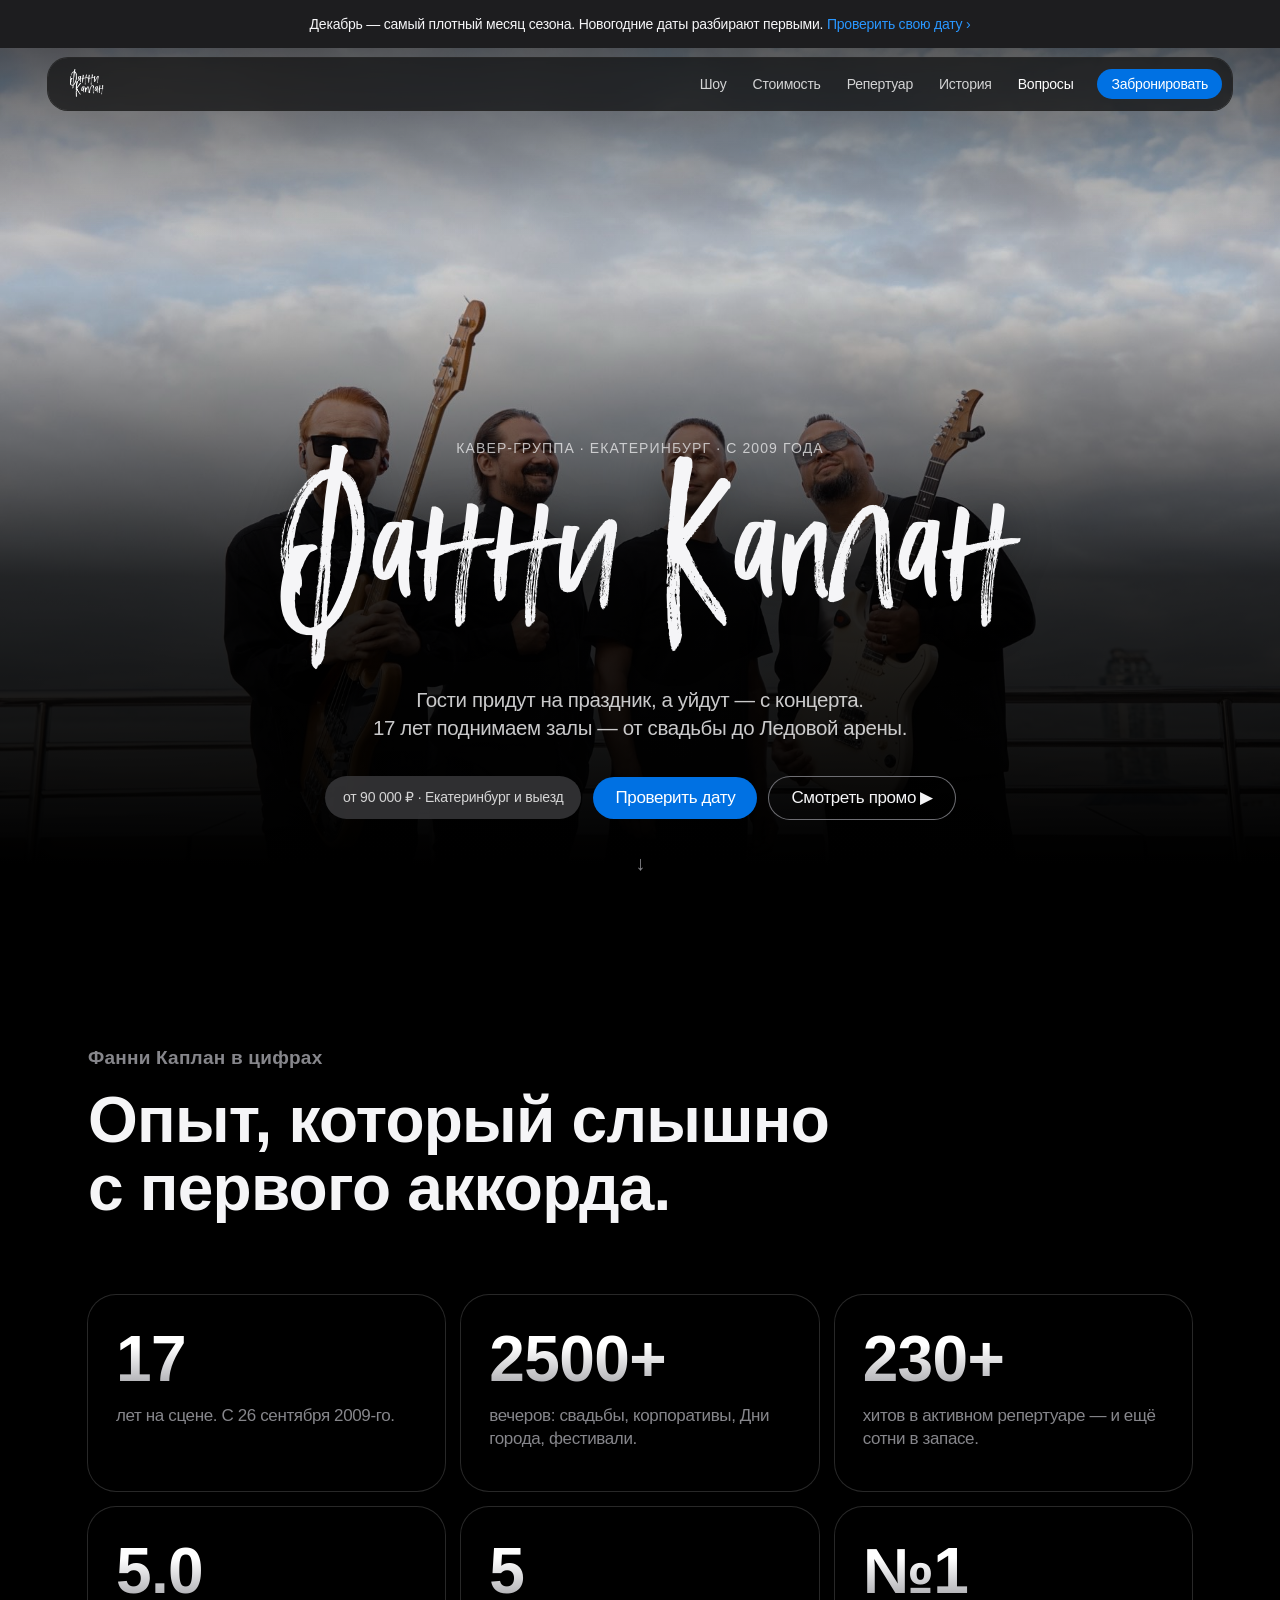
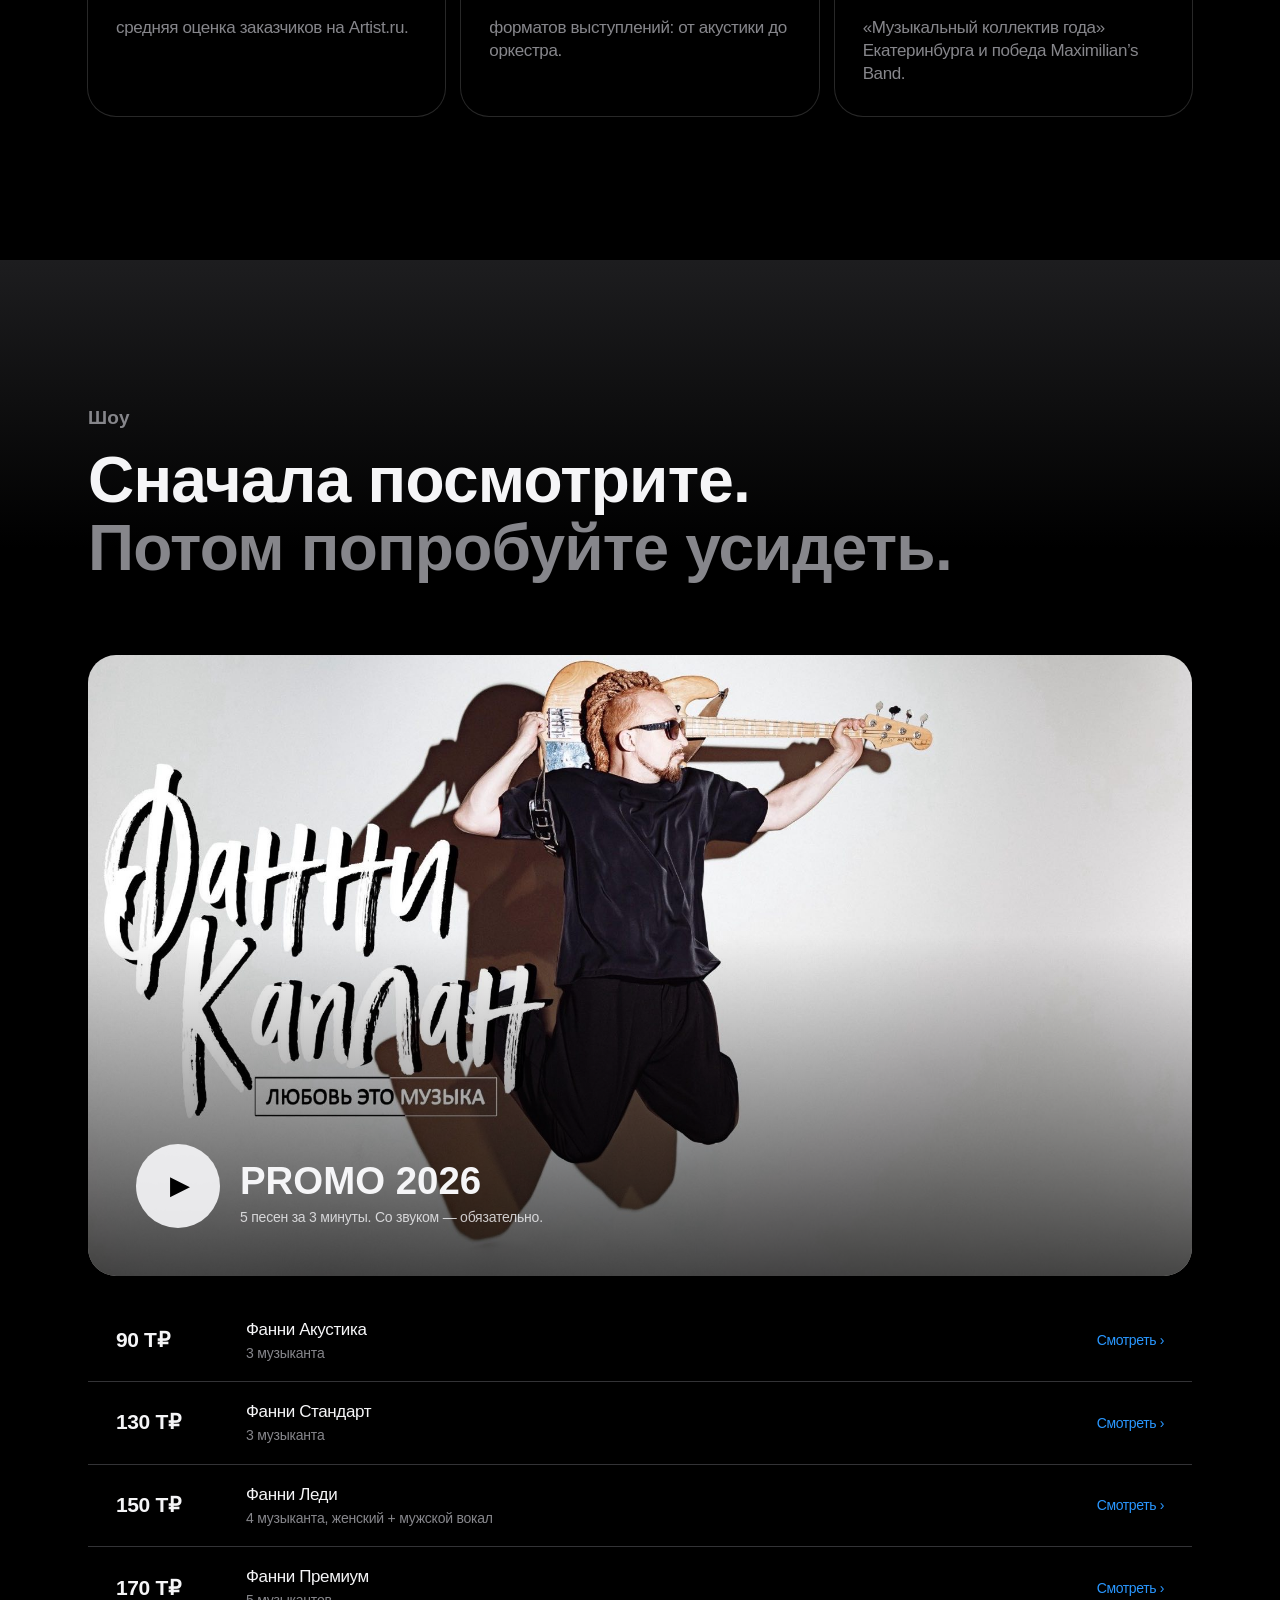
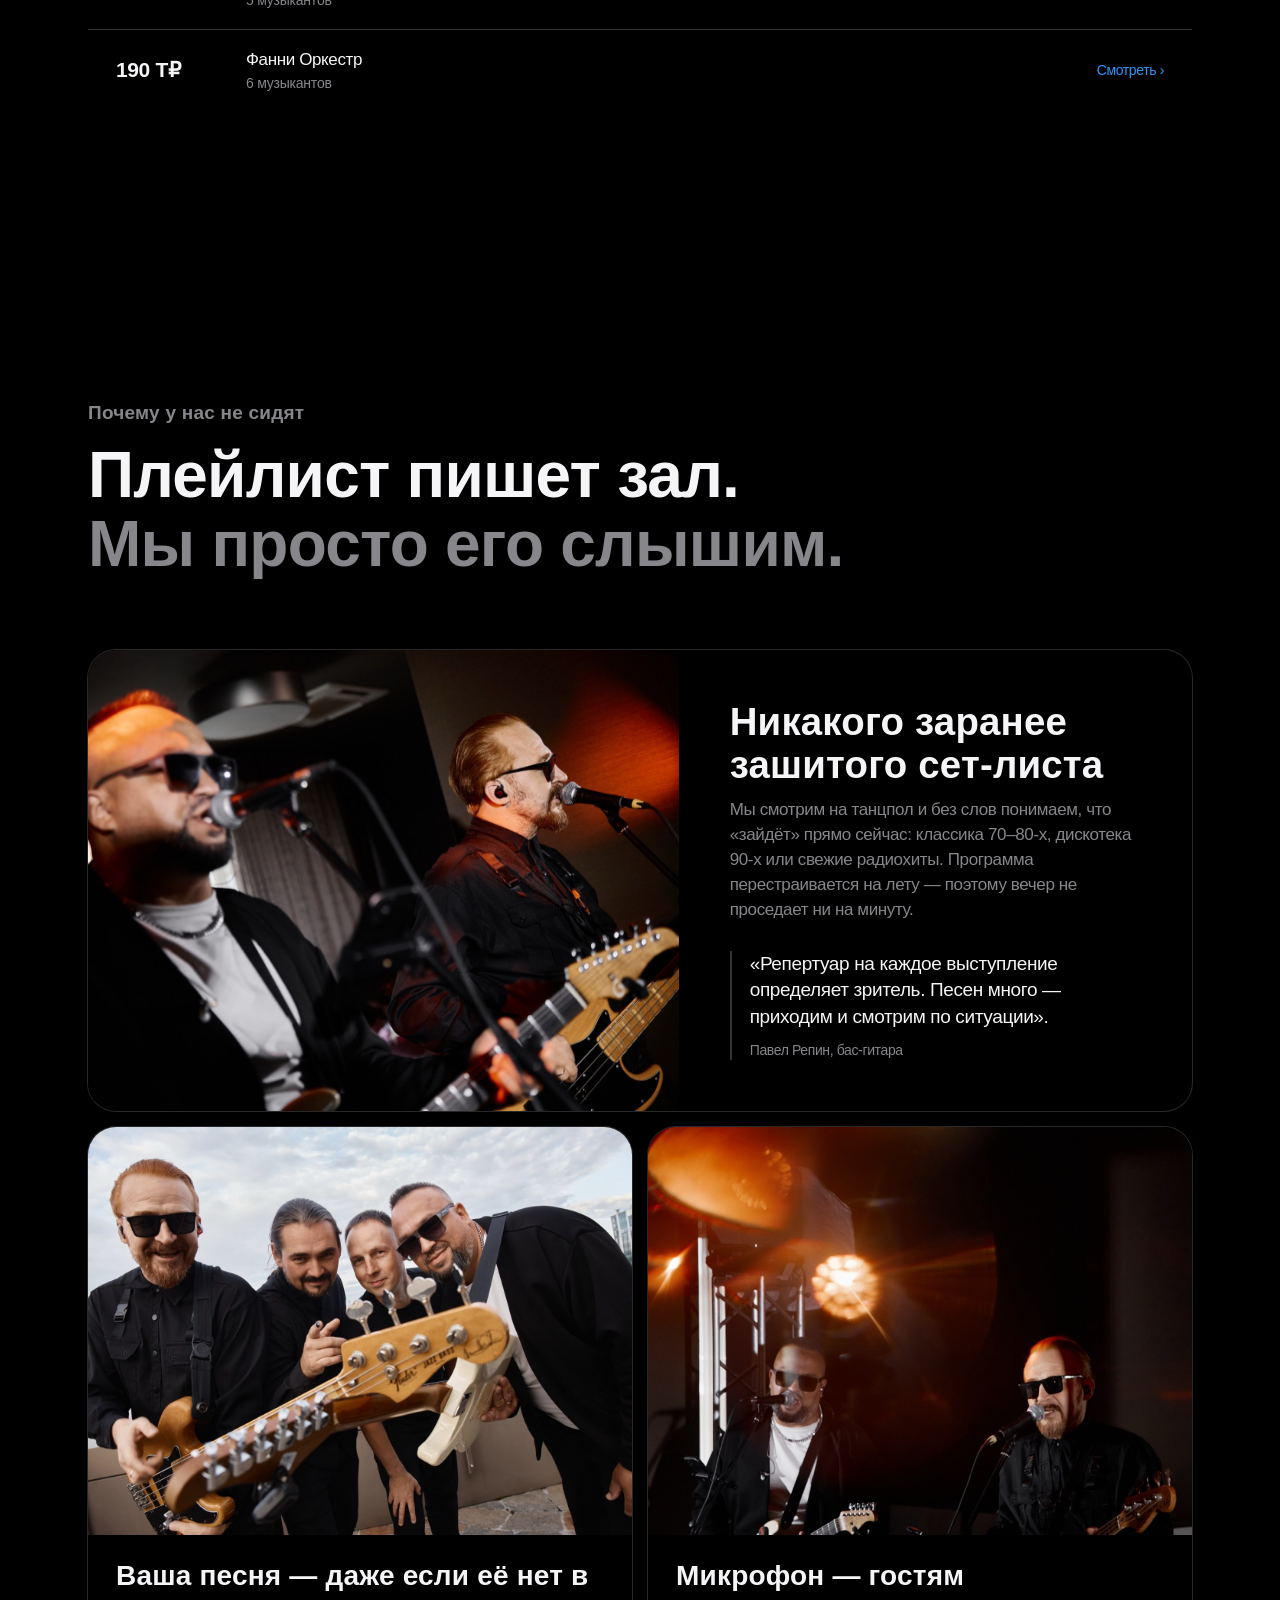
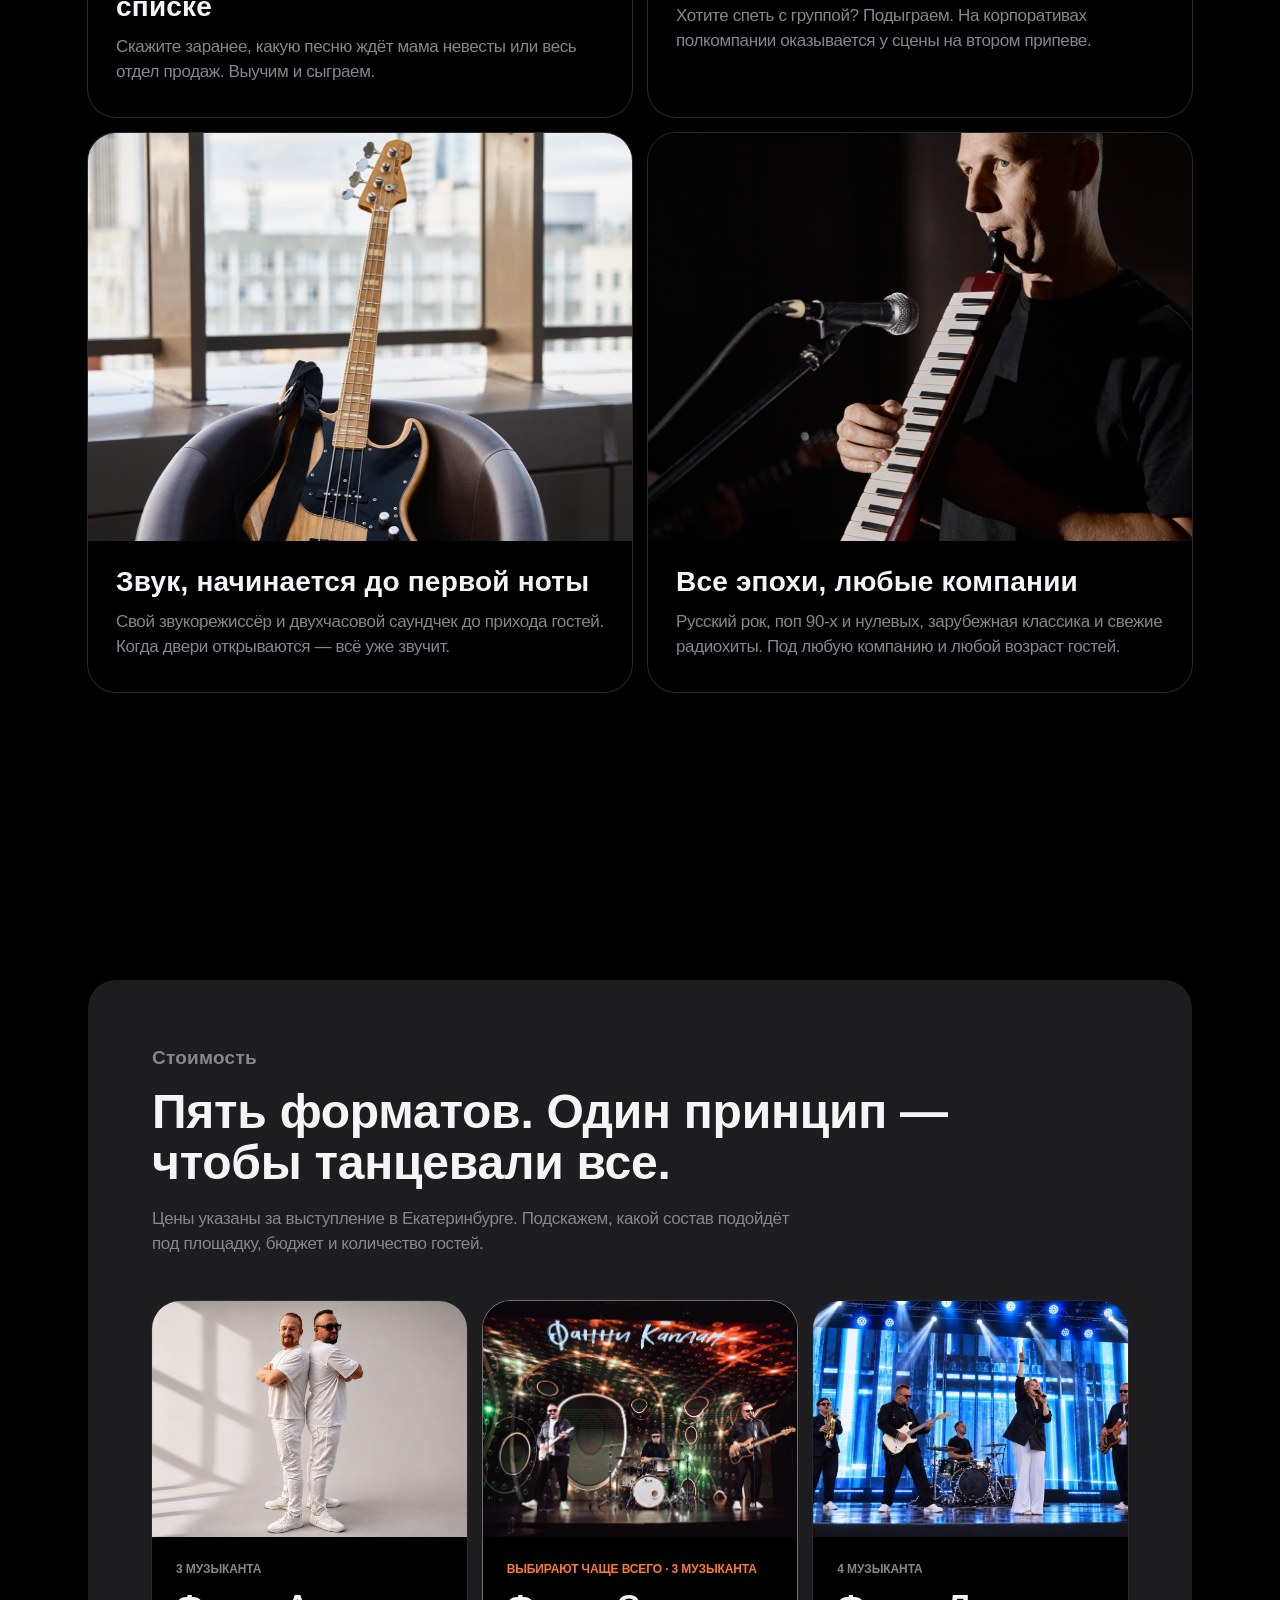
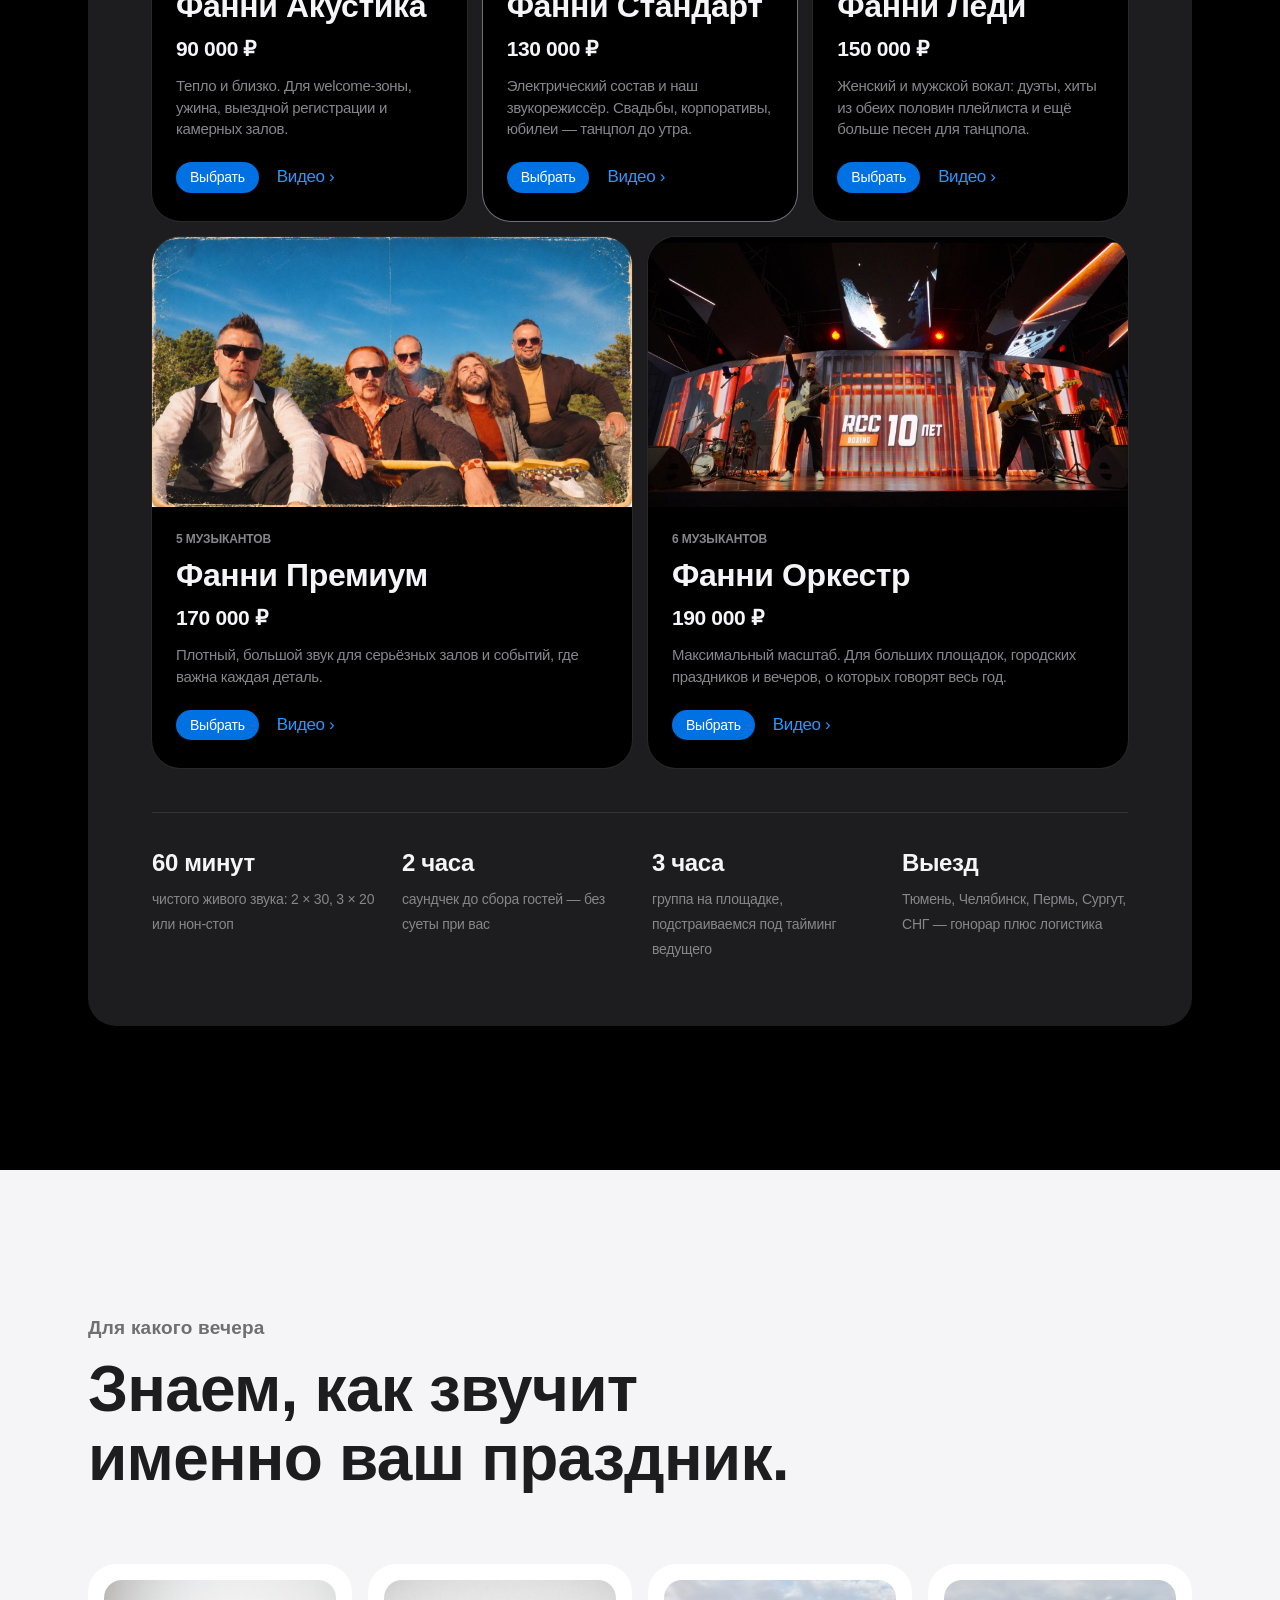
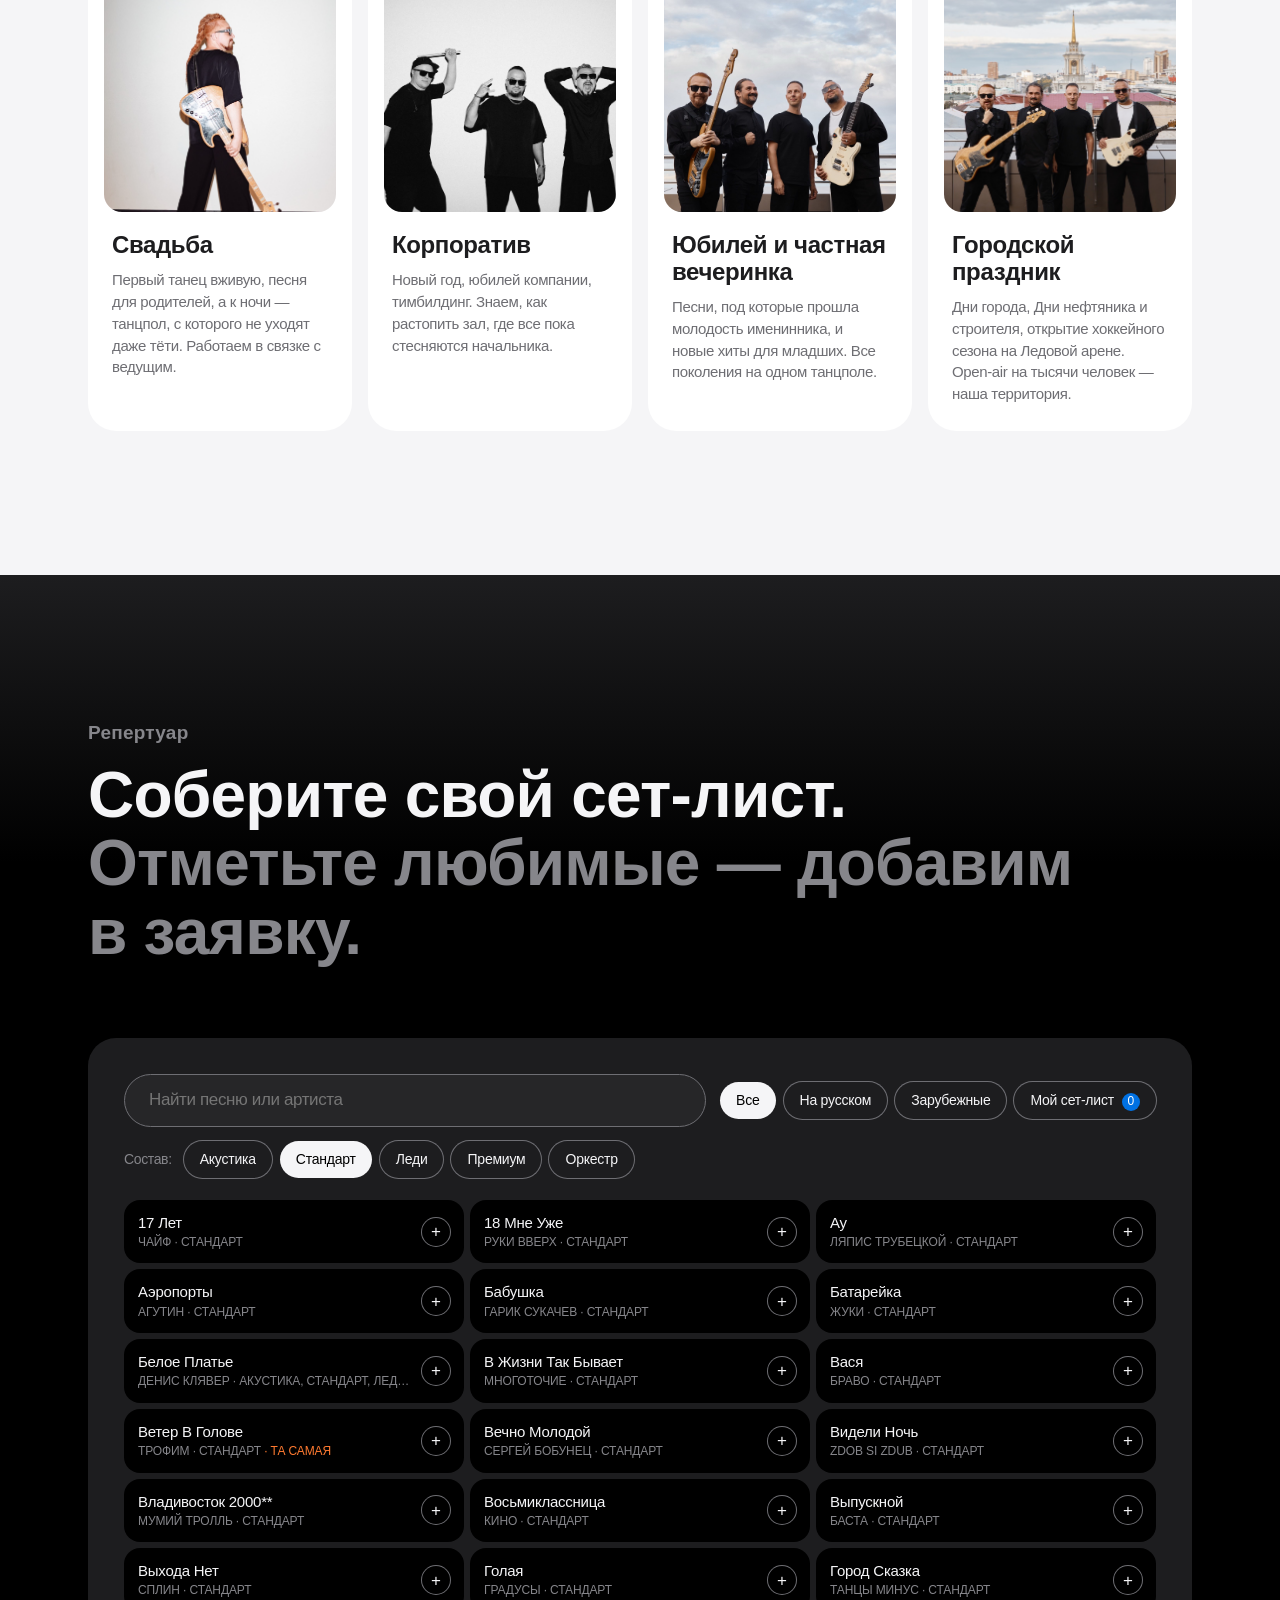
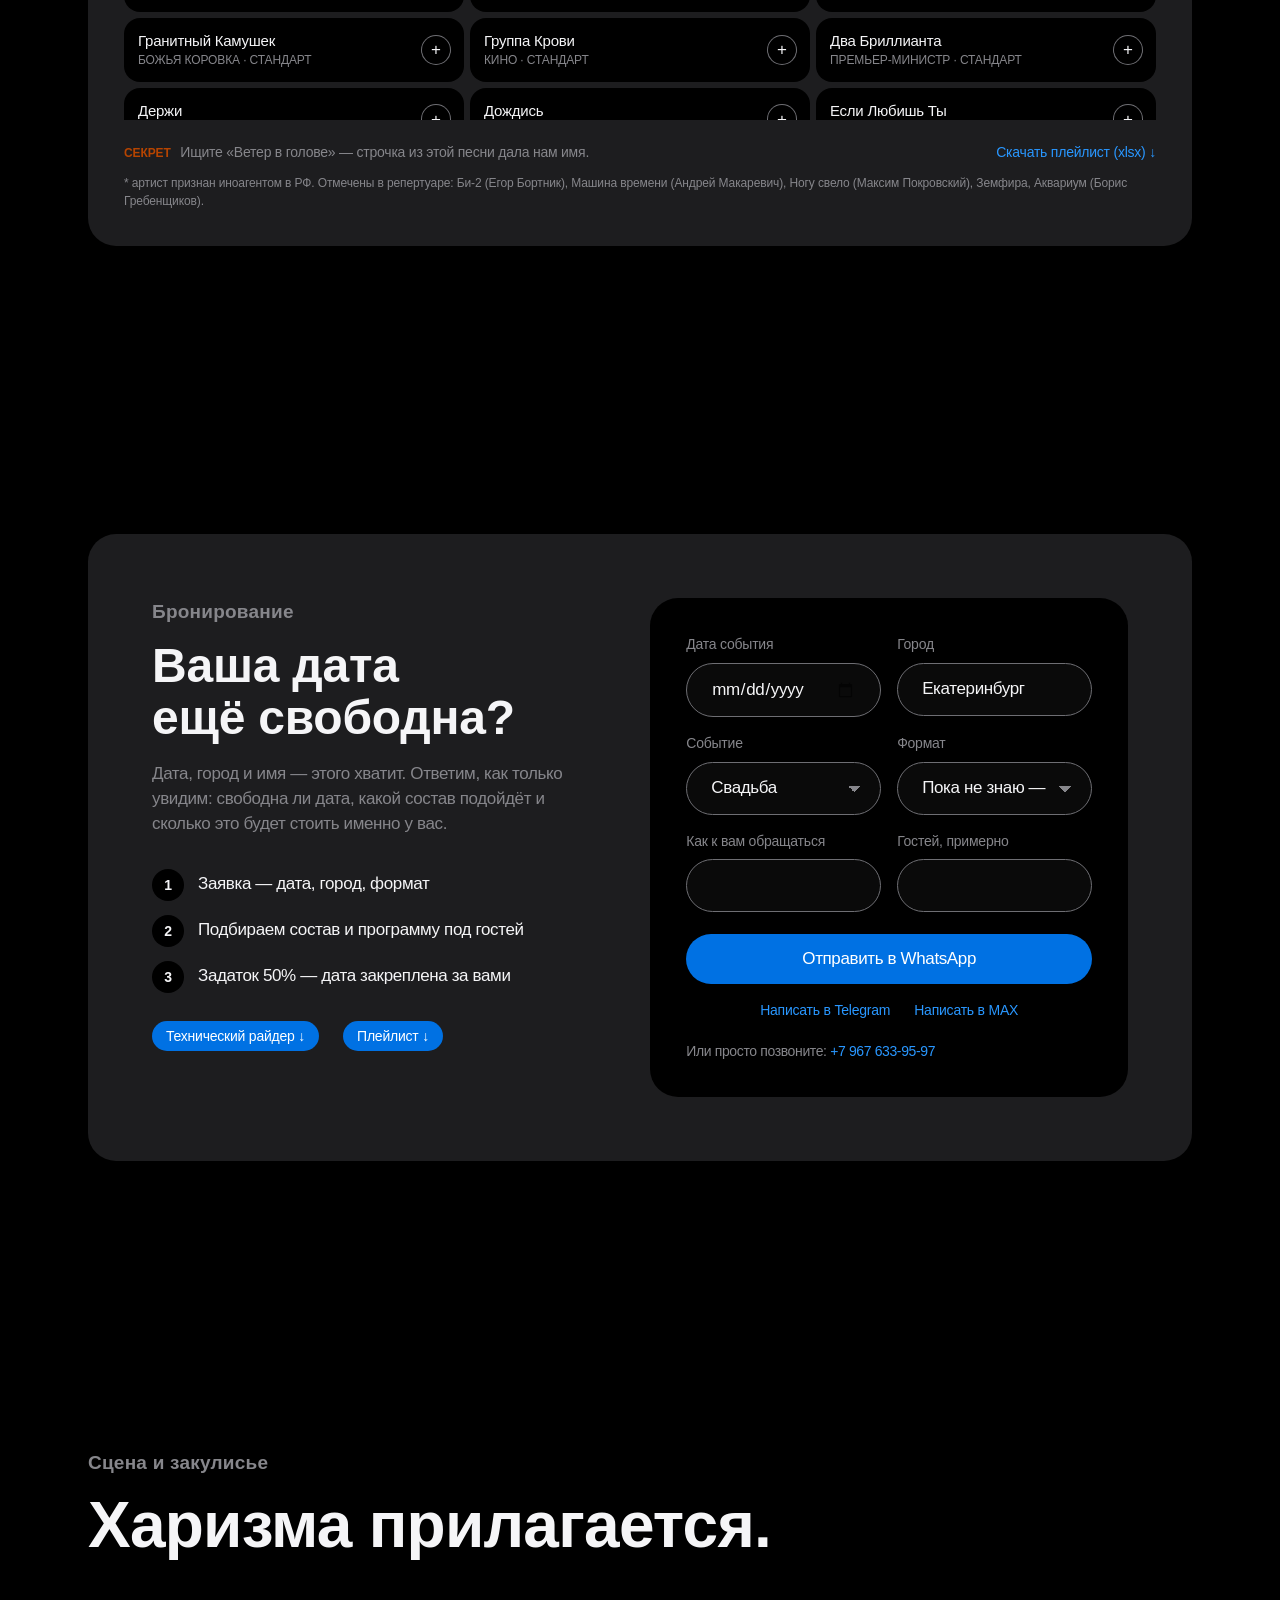
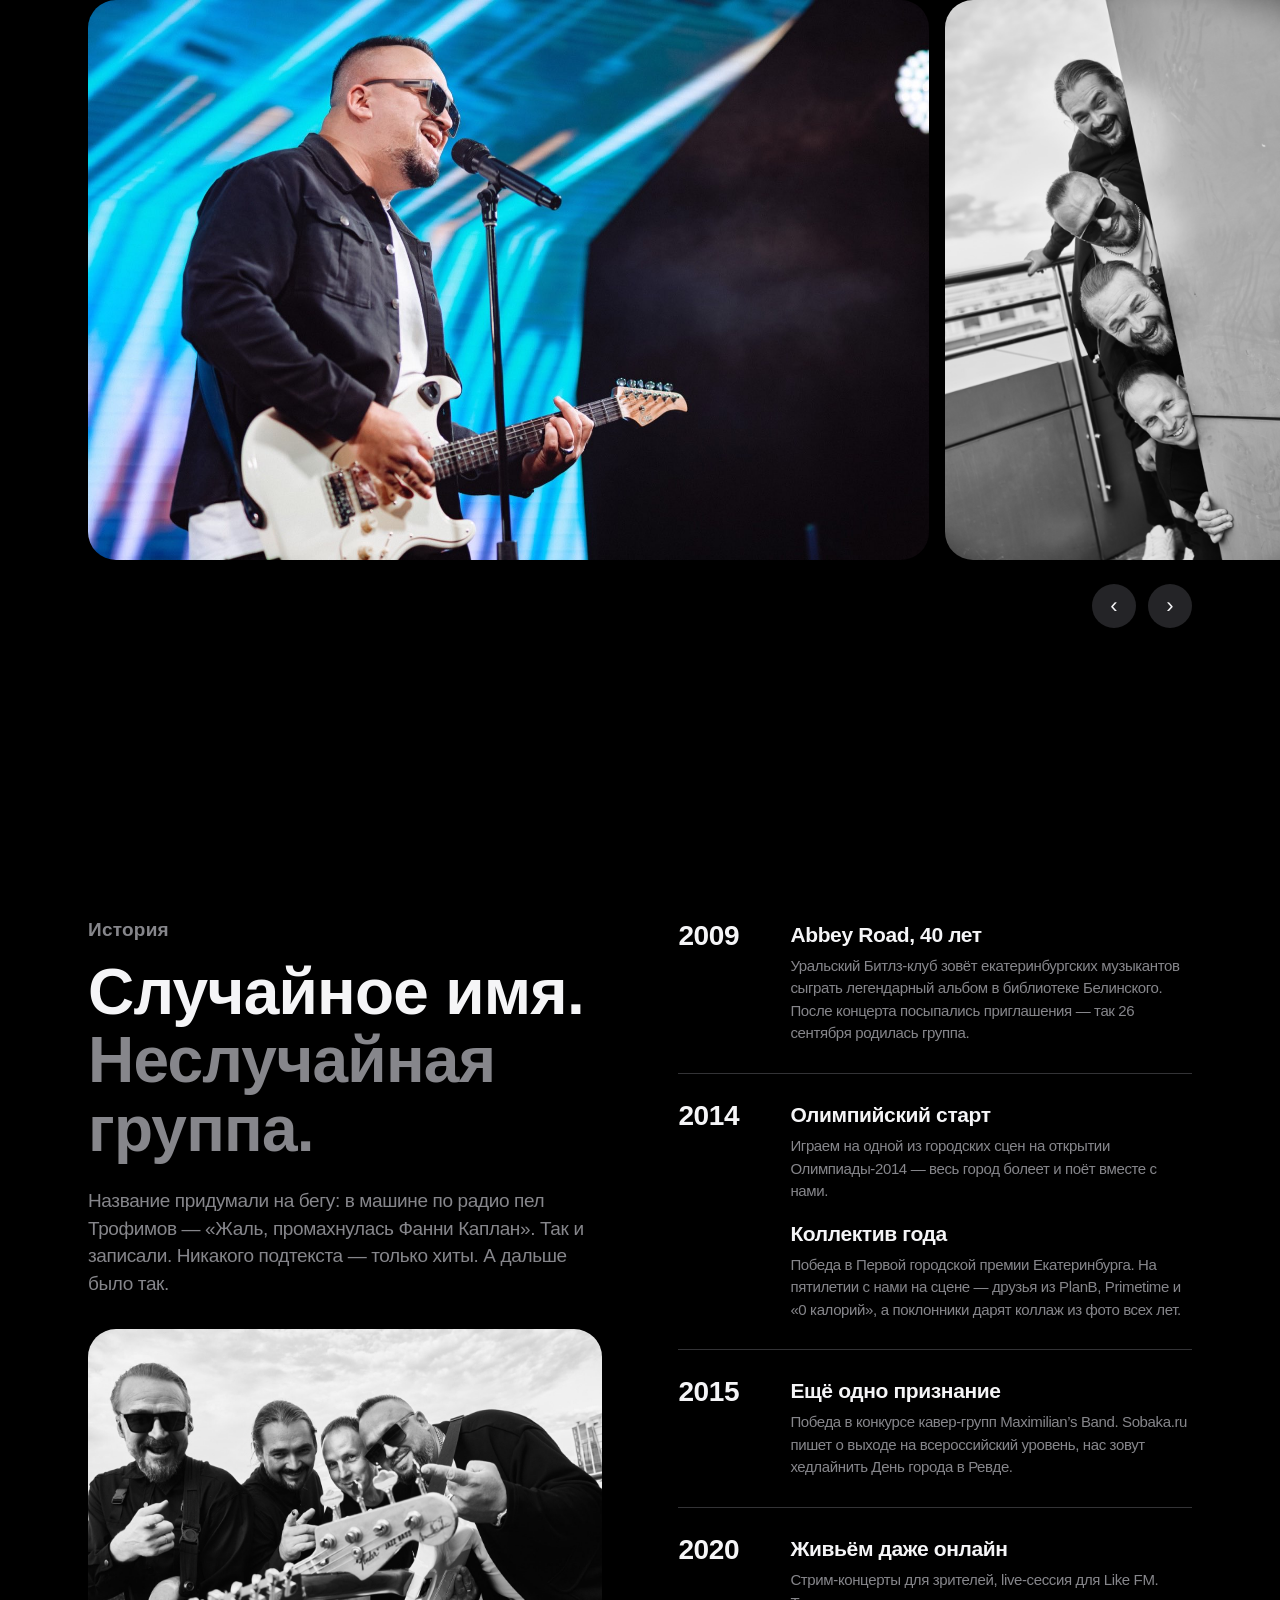
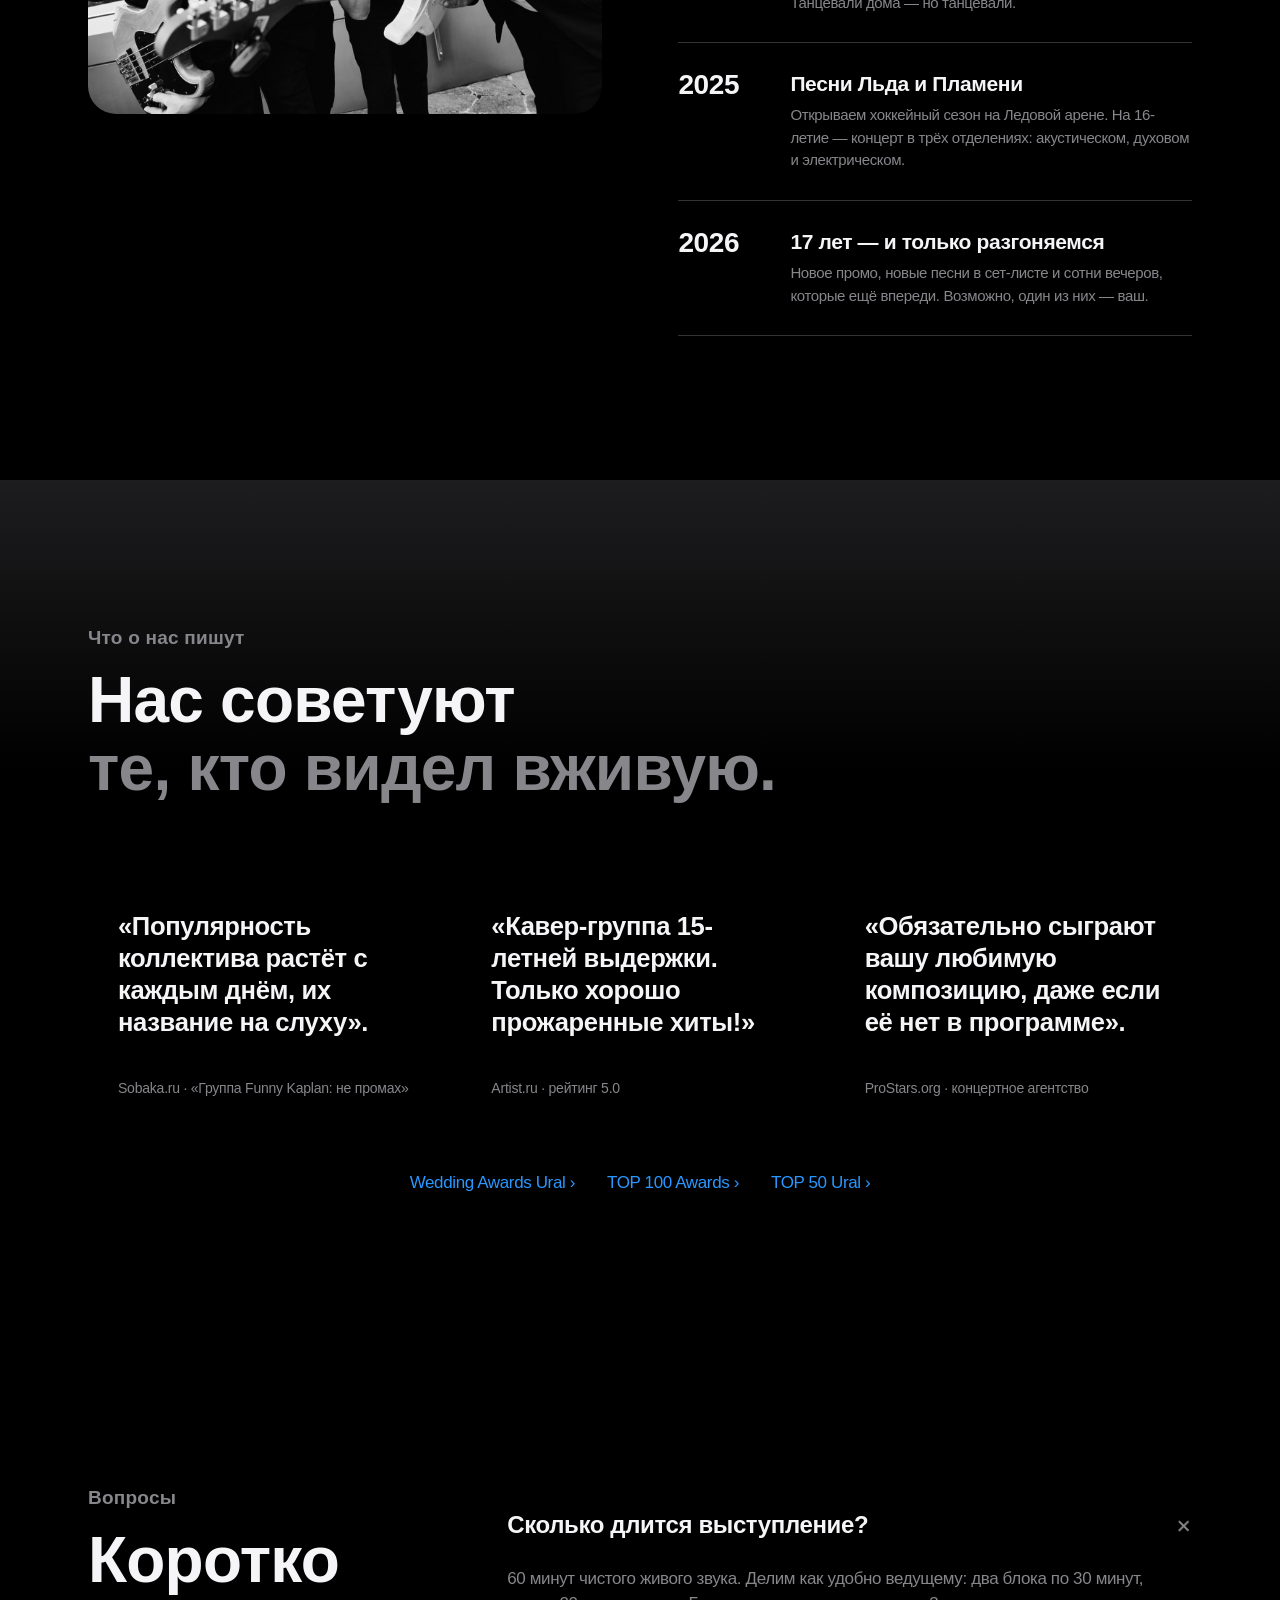
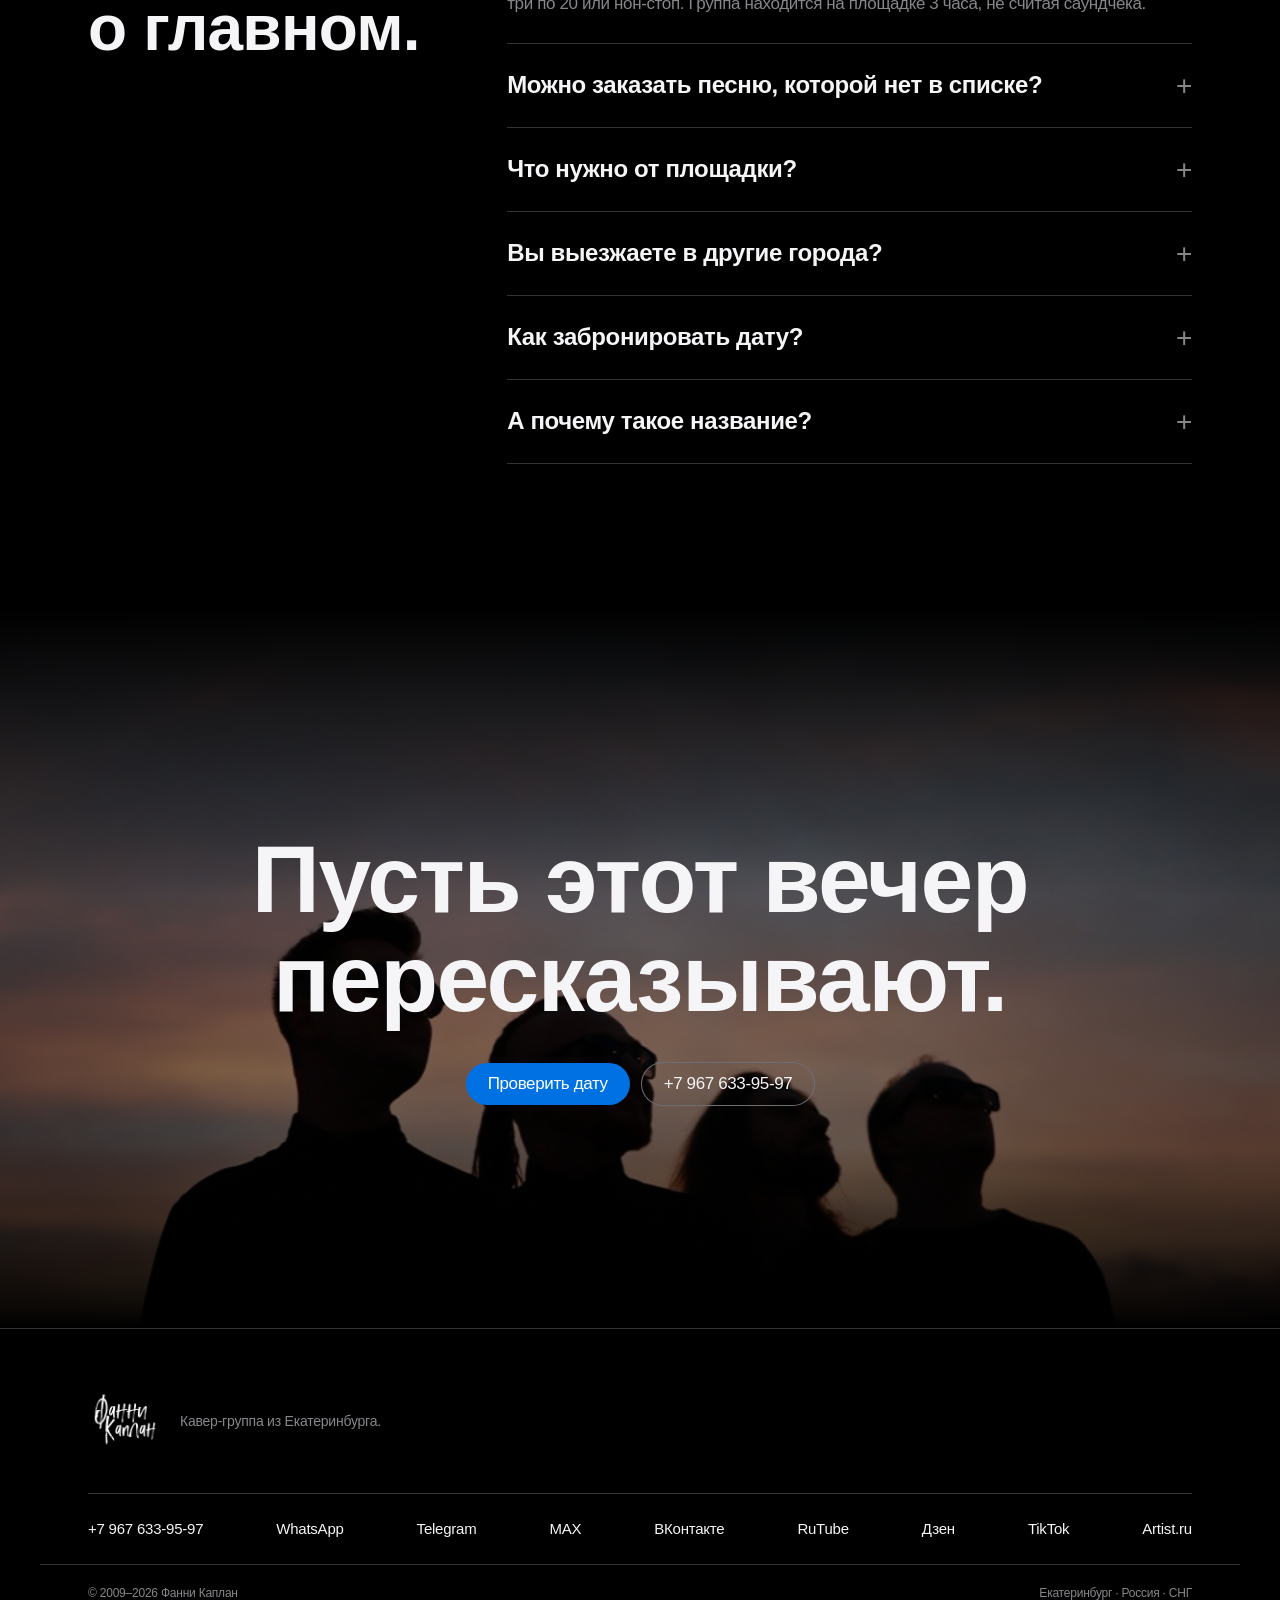
<file: index.html>
<!doctype html>
<html lang="ru">
<head>
  <meta charset="UTF-8" />
  <meta name="viewport" content="width=device-width, initial-scale=1.0" />
  <meta name="yandex-verification" content="d1003506f4d6b1b4" />
  <!-- Yandex.Metrika: 113961586 (new) + 889303 (old, keeps history) -->
  <script>
    (function(m,e,t,r,i,k,a){
        m[i]=m[i]||function(){(m[i].a=m[i].a||[]).push(arguments)};
        m[i].l=1*new Date();
        for (var j = 0; j < document.scripts.length; j++) {if (document.scripts[j].src === r) { return; }}
        k=e.createElement(t),a=e.getElementsByTagName(t)[0],k.async=1,k.src=r,a.parentNode.insertBefore(k,a)
    })(window, document,'script','https://mc.yandex.ru/metrika/tag.js?id=113961586', 'ym');

    ym(113961586, 'init', {ssr:true, webvisor:true, clickmap:true, ecommerce:"dataLayer", referrer: document.referrer, url: location.href, accurateTrackBounce:true, trackLinks:true});
    ym(889303, 'init', {webvisor:true, referrer: document.referrer, url: location.href, accurateTrackBounce:true, trackLinks:true});
  </script>
  <!-- /Yandex.Metrika -->
  <title>Фанни Каплан — кавер-группа, Екатеринбург | Живая музыка на свадьбу и корпоратив</title>
  <meta name="description" content="Фанни Каплан — кавер-группа из Екатеринбурга с 2009 года. 2500+ выступлений, 230+ хитов, программа под ваших гостей. Свадьбы, корпоративы, юбилеи, городские праздники. Екатеринбург и выезд." />
  <link rel="canonical" href="https://funnykaplan.ru/" />
  <meta property="og:type" content="website" />
  <meta property="og:url" content="https://funnykaplan.ru/" />
  <meta property="og:title" content="Фанни Каплан — гости придут на праздник, а уйдут с концерта" />
  <meta property="og:description" content="Кавер-группа из Екатеринбурга. 17 лет, 2500+ выступлений, 230+ хитов. Проверьте свободную дату." />
  <meta property="og:image" content="https://funnykaplan.ru/assets/video/hero-poster.jpg" />
  <meta property="og:site_name" content="Фанни Каплан" />
  <meta name="twitter:card" content="summary_large_image" />
  <meta property="og:locale" content="ru_RU" />
  <meta name="theme-color" content="#000000" />
  <link rel="icon" type="image/x-icon" href="favicon.ico" />
  <link rel="apple-touch-icon" href="apple-touch-icon.png" />
  <link rel="preconnect" href="https://dl.dropboxusercontent.com" crossorigin />
  <link rel="dns-prefetch" href="https://dl.dropboxusercontent.com" />
  <link rel="stylesheet" href="styles.css?v=20261103" />
  <script type="application/ld+json">
  {
    "@context": "https://schema.org",
    "@type": "MusicGroup",
    "name": "Фанни Каплан",
    "alternateName": "Funny Kaplan",
    "description": "Кавер-группа из Екатеринбурга. Свадьбы, корпоративы, юбилеи, городские праздники.",
    "url": "https://funnykaplan.ru",
    "foundingDate": "2009-09-26",
    "genre": ["Rock", "Pop", "Cover"],
    "location": { "@type": "Place", "name": "Екатеринбург" },
    "contactPoint": { "@type": "ContactPoint", "telephone": "+7-967-633-95-97", "contactType": "booking" },
    "sameAs": ["https://vk.com/thefunnykaplan", "https://t.me/coverdirector", "https://rutube.ru/channel/38281585", "https://dzen.ru/thefunnykaplan", "http://www.tiktok.com/@funnykaplan", "https://artist.ru/FunnyKaPlan/"]
  }
  </script>
</head>
<body>
  <noscript><div><img src="https://mc.yandex.ru/watch/113961586" style="position:absolute; left:-9999px;" alt="" /><img src="https://mc.yandex.ru/watch/889303" style="position:absolute; left:-9999px;" alt="" /></div></noscript>

  <!-- Анонс -->
  <div class="strip">
    Декабрь — самый плотный месяц сезона. Новогодние даты разбирают первыми.
    <a href="#booking">Проверить свою дату ›</a>
  </div>

  <!-- Навигация -->
  <header class="nav" id="nav">
    <div class="nav-inner">
      <a class="nav-logo" href="#top" aria-label="Фанни Каплан — наверх">
        <img src="assets/img/logo-c.png" alt="Фанни Каплан" width="120" height="120" />
      </a>
      <nav class="nav-links" aria-label="Разделы">
        <a class="nav-key" href="#show">Шоу</a>
        <a class="nav-key" href="#price">Стоимость</a>
        <a href="#songs">Репертуар</a>
        <a href="#story">История</a>
        <a href="#faq">Вопросы</a>
      </nav>
      <a class="pill pill-blue pill-sm" href="#booking">Забронировать</a>
    </div>
  </header>

  <main id="top">

    <!-- HERO -->
    <section class="hero">
      <img class="hero-photo" src="assets/img/roof-color.jpg" alt="" aria-hidden="true" fetchpriority="high" />
      <video class="hero-video" muted loop playsinline autoplay preload="auto" aria-hidden="true"
        data-desktop="https://dl.dropboxusercontent.com/scl/fi/2l7xf7e7tusecnd87i3pw/funnykaplan-hero-desktop.mp4?rlkey=vtopx8rx8d74wjcrzdivbjhwe&amp;raw=1"
        data-phone="https://dl.dropboxusercontent.com/scl/fi/ew889ge3655rnhvhcst9g/funnykaplan-hero-phone.mp4?rlkey=jgznupwjb3w1e28yf4lmc88fq&amp;raw=1"></video>
      <div class="hero-shade"></div>
      <div class="hero-content">
        <p class="hero-kicker">Кавер-группа · Екатеринбург · с&nbsp;2009&nbsp;года</p>
        <h1 class="hero-title">Фанни Каплан</h1>
        <p class="hero-lead">Гости придут на праздник, а&nbsp;уйдут — с&nbsp;концерта.<br>17 лет поднимаем залы — от&nbsp;свадьбы до&nbsp;Ледовой арены.</p>
        <div class="buy-cluster">
          <span class="capsule">от 90 000 ₽ · Екатеринбург и выезд</span>
          <a class="pill pill-blue" href="#booking">Проверить дату</a>
          <button class="pill pill-outline" type="button" data-play-promo>Смотреть промо ▶</button>
        </div>
      </div>
      <a class="hero-scroll" href="#numbers" aria-label="Листать дальше">↓</a>
    </section>

    <!-- ЦИФРЫ -->
    <section class="band" id="numbers">
      <div class="wrap">
        <p class="eyebrow reveal">Фанни Каплан в цифрах</p>
        <h2 class="h-section reveal">Опыт, который слышно<br>с первого аккорда.</h2>
        <div class="metrics">
          <div class="tile metric reveal"><b data-count="17">17</b><span>лет на сцене. С 26 сентября 2009-го.</span></div>
          <div class="tile metric reveal"><b data-count="2500" data-suffix="+">2500+</b><span>вечеров: свадьбы, корпоративы, Дни города, фестивали.</span></div>
          <div class="tile metric reveal"><b data-count="230" data-suffix="+">230+</b><span>хитов в активном репертуаре — и ещё сотни в запасе.</span></div>
          <div class="tile metric reveal"><b>5.0</b><span>средняя оценка заказчиков на Artist.ru.</span></div>
          <div class="tile metric reveal"><b data-count="5">5</b><span>форматов выступлений: от акустики до оркестра.</span></div>
          <div class="tile metric reveal"><b>№1</b><span>«Музыкальный коллектив года» Екатеринбурга и победа Maximilian’s Band.</span></div>
        </div>
      </div>
    </section>

    <!-- ПРОМО-ВИДЕО -->
    <section class="band band-carbon" id="show">
      <div class="wrap">
        <p class="eyebrow reveal">Шоу</p>
        <h2 class="h-section reveal">Сначала посмотрите.<br><span class="muted">Потом попробуйте усидеть.</span></h2>
        <div class="media-frame promo reveal" id="promo">
          <img class="promo-poster" src="assets/video/promo-poster.jpg" alt="" loading="lazy" />
          <div class="promo-player" id="promoPlayer" data-src="https://kinescope.io/embed/hfA11G66TcuiZJvP3A7ASY"></div>
          <button class="promo-cover" type="button" data-play-promo aria-label="Включить промо-ролик">
            <span class="promo-play">▶</span>
            <span class="promo-text">
              <strong>PROMO 2026</strong>
              <small>5 песен за 3 минуты. Со звуком — обязательно.</small>
            </span>
          </button>
        </div>
        <div class="format-links reveal">
          <a href="https://rutube.ru/plst/1887660" target="_blank" rel="noreferrer"><b>90 Т₽</b><span><strong>Фанни Акустика</strong><small>3 музыканта</small></span><i>Смотреть ›</i></a>
          <a href="https://rutube.ru/plst/1887662" target="_blank" rel="noreferrer"><b>130 Т₽</b><span><strong>Фанни Стандарт</strong><small>3 музыканта</small></span><i>Смотреть ›</i></a>
          <a href="https://rutube.ru/plst/1823419" target="_blank" rel="noreferrer"><b>150 Т₽</b><span><strong>Фанни Леди</strong><small>4 музыканта, женский + мужской вокал</small></span><i>Смотреть ›</i></a>
          <a href="https://rutube.ru/plst/1823669" target="_blank" rel="noreferrer"><b>170 Т₽</b><span><strong>Фанни Премиум</strong><small>5 музыкантов</small></span><i>Смотреть ›</i></a>
          <a href="https://rutube.ru/plst/1808209" target="_blank" rel="noreferrer"><b>190 Т₽</b><span><strong>Фанни Оркестр</strong><small>6 музыкантов</small></span><i>Смотреть ›</i></a>
        </div>
      </div>
    </section>

    <!-- ПОЧЕМУ ТАНЦУЮТ -->
    <section class="band" id="why">
      <div class="wrap">
        <p class="eyebrow reveal">Почему у нас не сидят</p>
        <h2 class="h-section reveal">Плейлист пишет зал.<br><span class="muted">Мы просто его слышим.</span></h2>

        <div class="feature-grid">
          <article class="tile feature feature-wide reveal">
            <img src="assets/img/live-sing.jpg" alt="Вокалист и гитарист Фанни Каплан на сцене" loading="lazy" />
            <div class="feature-copy">
              <h3>Никакого заранее зашитого сет-листа</h3>
              <p>Мы смотрим на танцпол и без слов понимаем, что «зайдёт» прямо сейчас: классика 70–80-х, дискотека 90-х или свежие радиохиты. Программа перестраивается на лету — поэтому вечер не проседает ни на минуту.</p>
              <blockquote>«Репертуар на каждое выступление определяет зритель. Песен много — приходим и смотрим по ситуации».<cite>Павел Репин, бас-гитара</cite></blockquote>
            </div>
          </article>
          <article class="tile feature reveal">
            <img src="assets/img/fun-guitars.jpg" alt="Музыканты дурачатся с гитарами" loading="lazy" />
            <div class="feature-copy">
              <h3>Ваша песня — даже если её нет в списке</h3>
              <p>Скажите заранее, какую песню ждёт мама невесты или весь отдел продаж. Выучим и сыграем.</p>
            </div>
          </article>
          <article class="tile feature reveal">
            <img src="assets/img/live-duo.jpg" alt="Два гитариста поют в микрофоны" loading="lazy" />
            <div class="feature-copy">
              <h3>Микрофон — гостям</h3>
              <p>Хотите спеть с группой? Подыграем. На корпоративах полкомпании оказывается у сцены на втором припеве.</p>
            </div>
          </article>
          <article class="tile feature reveal">
            <img src="assets/img/bass-chair.jpg" alt="Бас-гитара на кресле у панорамного окна" loading="lazy" />
            <div class="feature-copy">
              <h3>Звук, начинается до первой ноты</h3>
              <p>Свой звукорежиссёр и двухчасовой саундчек до прихода гостей. Когда двери открываются — всё уже звучит.</p>
            </div>
          </article>
          <article class="tile feature reveal">
            <img src="assets/img/melodica.jpg" alt="Музыкант играет на мелодике" loading="lazy" />
            <div class="feature-copy">
              <h3>Все эпохи, любые компании</h3>
              <p>Русский рок, поп 90-х и нулевых, зарубежная классика и свежие радиохиты. Под любую компанию и любой возраст гостей.</p>
            </div>
          </article>
        </div>
      </div>
    </section>

    <!-- СТОИМОСТЬ -->
    <section class="band" id="price">
      <div class="wrap">
        <div class="panel">
          <p class="eyebrow reveal">Стоимость</p>
          <h2 class="h-panel reveal">Пять форматов. Один принцип —<br>чтобы танцевали все.</h2>
          <p class="panel-lead reveal">Цены указаны за выступление в Екатеринбурге. Подскажем, какой состав подойдёт под площадку, бюджет и количество гостей.</p>

          <div class="formats">
            <article class="tile format reveal">
              <div class="format-img"><img src="assets/img/fmt-acoustic.jpg" alt="Два музыканта в белом — состав Фанни Акустика" loading="lazy" /></div>
              <div class="format-body">
                <span class="tag">3 музыканта</span>
                <h3>Фанни Акустика</h3>
                <p class="price">90 000 ₽</p>
                <p>Тепло и близко. Для welcome-зоны, ужина, выездной регистрации и камерных залов.</p>
                <div class="format-actions">
                  <a class="pill pill-blue pill-sm" href="#booking" data-format="Фанни Акустика">Выбрать</a>
                  <a class="link" href="https://kinescope.io/fDFNrwqCPCihkQKjNpfScs" target="_blank" rel="noreferrer">Видео ›</a>
                </div>
              </div>
            </article>
            <article class="tile format format-hit reveal">
              <div class="format-img"><img src="assets/img/stage-wide.jpg" alt="Группа на большой сцене с LED-экраном" loading="lazy" /></div>
              <div class="format-body">
                <span class="tag tag-new">Выбирают чаще всего · 3 музыканта</span>
                <h3>Фанни Стандарт</h3>
                <p class="price">130 000 ₽</p>
                <p>Электрический состав и наш звукорежиссёр. Свадьбы, корпоративы, юбилеи — танцпол до утра.</p>
                <div class="format-actions">
                  <a class="pill pill-blue pill-sm" href="#booking" data-format="Фанни Стандарт">Выбрать</a>
                  <a class="link" href="https://kinescope.io/hfA11G66TcuiZJvP3A7ASY" target="_blank" rel="noreferrer">Видео ›</a>
                </div>
              </div>
            </article>
            <article class="tile format reveal">
              <div class="format-img"><img src="assets/img/fmt-lady.jpg" alt="Фанни Леди на сцене: вокалистка, гитаристы, саксофон" loading="lazy" /></div>
              <div class="format-body">
                <span class="tag">4 музыканта</span>
                <h3>Фанни Леди</h3>
                <p class="price">150 000 ₽</p>
                <p>Женский и мужской вокал: дуэты, хиты из обеих половин плейлиста и ещё больше песен для танцпола.</p>
                <div class="format-actions">
                  <a class="pill pill-blue pill-sm" href="#booking" data-format="Фанни Леди">Выбрать</a>
                  <a class="link" href="https://kinescope.io/9JTfkqHL6M3zKuXSRj5ubv" target="_blank" rel="noreferrer">Видео ›</a>
                </div>
              </div>
            </article>
            <article class="tile format reveal">
              <div class="format-img"><img src="assets/img/fmt-premium.jpg" alt="Пятеро музыкантов Фанни Премиум на природе" loading="lazy" /></div>
              <div class="format-body">
                <span class="tag">5 музыкантов</span>
                <h3>Фанни Премиум</h3>
                <p class="price">170 000 ₽</p>
                <p>Плотный, большой звук для серьёзных залов и событий, где важна каждая деталь.</p>
                <div class="format-actions">
                  <a class="pill pill-blue pill-sm" href="#booking" data-format="Фанни Премиум">Выбрать</a>
                  <a class="link" href="https://kinescope.io/ta6yb4mv32S1YxtbKH8GHL" target="_blank" rel="noreferrer">Видео ›</a>
                </div>
              </div>
            </article>
            <article class="tile format reveal">
              <div class="format-img"><img src="assets/img/fmt-orchestra.jpg" alt="Фанни Оркестр на большой сцене" loading="lazy" /></div>
              <div class="format-body">
                <span class="tag">6 музыкантов</span>
                <h3>Фанни Оркестр</h3>
                <p class="price">190 000 ₽</p>
                <p>Максимальный масштаб. Для больших площадок, городских праздников и вечеров, о которых говорят весь год.</p>
                <div class="format-actions">
                  <a class="pill pill-blue pill-sm" href="#booking" data-format="Фанни Оркестр">Выбрать</a>
                  <a class="link" href="https://kinescope.io/kewTtB7Mr8VxuhMTipd61p" target="_blank" rel="noreferrer">Видео ›</a>
                </div>
              </div>
            </article>
          </div>

          <div class="included reveal">
            <div><b>60 минут</b><span>чистого живого звука: 2 × 30, 3 × 20 или нон-стоп</span></div>
            <div><b>2 часа</b><span>саундчек до сбора гостей — без суеты при вас</span></div>
            <div><b>3 часа</b><span>группа на площадке, подстраиваемся под тайминг ведущего</span></div>
            <div><b>Выезд</b><span>Тюмень, Челябинск, Пермь, Сургут, СНГ — гонорар плюс логистика</span></div>
          </div>
        </div>
      </div>
    </section>

    <!-- СОБЫТИЯ (светлая секция) -->
    <section class="band band-light" id="events">
      <div class="wrap">
        <p class="eyebrow eyebrow-dark reveal">Для какого вечера</p>
        <h2 class="h-section reveal">Знаем, как звучит<br>именно ваш праздник.</h2>
        <div class="events">
          <article class="card-pale reveal">
            <img src="assets/img/white-bass.jpg" alt="Бас-гитарист в светлой студии" loading="lazy" />
            <h3>Свадьба</h3>
            <p>Первый танец вживую, песня для родителей, а к ночи — танцпол, с которого не уходят даже тёти. Работаем в связке с ведущим.</p>
          </article>
          <article class="card-pale reveal">
            <img src="assets/img/trio-bw.jpg" alt="Три музыканта, чёрно-белое фото" loading="lazy" />
            <h3>Корпоратив</h3>
            <p>Новый год, юбилей компании, тимбилдинг. Знаем, как растопить зал, где все пока стесняются начальника.</p>
          </article>
          <article class="card-pale reveal">
            <img src="assets/img/roof-color.jpg" alt="Группа на крыше с гитарами" loading="lazy" />
            <h3>Юбилей и частная вечеринка</h3>
            <p>Песни, под которые прошла молодость именинника, и новые хиты для младших. Все поколения на одном танцполе.</p>
          </article>
          <article class="card-pale reveal">
            <img src="assets/img/city-tower.jpg" alt="Группа на фоне панорамы Екатеринбурга" loading="lazy" />
            <h3>Городской праздник</h3>
            <p>Дни города, Дни нефтяника и строителя, открытие хоккейного сезона на Ледовой арене. Open-air на тысячи человек — наша территория.</p>
          </article>
        </div>
      </div>
    </section>

    <!-- РЕПЕРТУАР -->
    <section class="band band-carbon" id="songs">
      <div class="wrap">
        <p class="eyebrow reveal">Репертуар</p>
        <h2 class="h-section reveal">Соберите свой сет-лист.<br><span class="muted">Отметьте любимые — добавим в&nbsp;заявку.</span></h2>

        <div class="panel songs-panel reveal">
          <div class="songs-tools">
            <input class="field search" id="songSearch" type="search" placeholder="Найти песню или артиста" autocomplete="off" aria-label="Поиск по репертуару" />
            <div class="chips" role="tablist" aria-label="Фильтр репертуара">
              <button class="chip active" data-filter="all" type="button">Все</button>
              <button class="chip" data-filter="ru" type="button">На русском</button>
              <button class="chip" data-filter="en" type="button">Зарубежные</button>
              <button class="chip" data-filter="picked" type="button">Мой сет-лист <span id="pickedCount">0</span></button>
            </div>
            <div class="chips chips-formats" aria-label="Фильтр по составу">
              <span class="chips-label">Состав:</span>
              <button class="chip" data-format-filter="Акустика" type="button">Акустика</button>
              <button class="chip active" data-format-filter="Стандарт" type="button">Стандарт</button>
              <button class="chip" data-format-filter="Леди" type="button">Леди</button>
              <button class="chip" data-format-filter="Премиум" type="button">Премиум</button>
              <button class="chip" data-format-filter="Оркестр" type="button">Оркестр</button>
            </div>
          </div>
          <ul class="song-list" id="songList" aria-live="polite"></ul>
          <div class="songs-foot">
            <p><span class="new-mark">Секрет</span> Ищите «Ветер в голове» — строчка из этой песни дала нам имя.</p>
            <a class="link" href="assets/docs/playlist.xlsx" download="Фанни Каплан — плейлист.xlsx">Скачать плейлист (xlsx) ↓</a>
          </div>
          <p class="agent-note" id="inoagent">* артист признан иноагентом в РФ. Отмечены в репертуаре: Би-2 (Егор Бортник), Машина времени (Андрей Макаревич), Ногу свело (Максим Покровский), Земфира, Аквариум (Борис Гребенщиков).</p>
        </div>
      </div>
    </section>

    <!-- БРОНИРОВАНИЕ -->
    <section class="band" id="booking">
      <div class="wrap">
        <div class="panel booking">
          <div class="booking-intro">
            <p class="eyebrow reveal">Бронирование</p>
            <h2 class="h-panel reveal">Ваша дата<br>ещё свободна?</h2>
            <p class="panel-lead reveal">Дата, город и имя — этого хватит. Ответим, как только увидим: свободна ли дата, какой состав подойдёт и сколько это будет стоить именно у вас.</p>
            <ol class="steps reveal">
              <li><b>1</b><span>Заявка — дата, город, формат</span></li>
              <li><b>2</b><span>Подбираем состав и программу под гостей</span></li>
              <li><b>3</b><span>Задаток 50% — дата закреплена за вами</span></li>
            </ol>
            <div class="docs reveal">
              <a class="pill pill-blue pill-sm" href="assets/docs/tech-rider.xlsx" download="Фанни Каплан — техрайдер.xlsx">Технический райдер ↓</a>
              <a class="pill pill-blue pill-sm" href="assets/docs/playlist.xlsx" download="Фанни Каплан — плейлист.xlsx">Плейлист ↓</a>
            </div>
          </div>

          <form class="form reveal" id="bookingForm" novalidate>
            <div class="form-row">
              <label>Дата события<input class="field" type="date" name="date" required /></label>
              <label>Город<input class="field" type="text" name="city" value="Екатеринбург" required /></label>
            </div>
            <div class="form-row">
              <label>Событие
                <select class="field" name="event">
                  <option>Свадьба</option>
                  <option>Корпоратив</option>
                  <option>Юбилей / день рождения</option>
                  <option>Городской праздник / фестиваль</option>
                  <option>Другое</option>
                </select>
              </label>
              <label>Формат
                <select class="field" name="format">
                  <option>Пока не знаю — подскажите</option>
                  <option>Фанни Акустика</option>
                  <option>Фанни Стандарт</option>
                  <option>Фанни Леди</option>
                  <option>Фанни Премиум</option>
                  <option>Фанни Оркестр</option>
                </select>
              </label>
            </div>
            <div class="form-row">
              <label>Как к вам обращаться<input class="field" type="text" name="name" autocomplete="name" required /></label>
              <label>Гостей, примерно<input class="field" type="number" name="guests" min="1" inputmode="numeric" /></label>
            </div>
            <p class="picked-note" id="pickedNote" hidden></p>
            <p class="form-error" id="formError" hidden>Укажите дату и как к вам обращаться — этого достаточно, чтобы начать.</p>
            <div class="form-actions">
              <button class="pill pill-blue pill-lg" type="submit" data-channel="whatsapp">Отправить в WhatsApp</button>
              <div class="form-alt">
                <button class="link" type="button" data-chat="telegram">Написать в Telegram</button>
                <button class="link" type="button" data-chat="max">Написать в MAX</button>
              </div>
            </div>
            <p class="form-hint">Или просто позвоните: <a href="tel:+79676339597">+7 967 633-95-97</a></p>
          </form>
        </div>
      </div>
    </section>

    <!-- ГАЛЕРЕЯ -->
    <section class="band gallery-band" id="photo" aria-label="Фотографии">
      <div class="wrap">
        <p class="eyebrow reveal">Сцена и закулисье</p>
        <h2 class="h-section reveal">Харизма прилагается.</h2>
      </div>
      <div class="gallery" id="gallery">
        <img src="assets/img/guitar-blue.jpg" alt="Гитарист в синем свете" loading="lazy" />
        <img src="assets/img/peek.jpg" alt="Музыканты выглядывают из-за стены" loading="lazy" />
        <img src="assets/img/drums-red.jpg" alt="Барабанщик в красном свете" loading="lazy" />
        <img src="assets/img/roof-bw.jpg" alt="Чёрно-белое фото группы на крыше" loading="lazy" />
        <img src="assets/img/bass-blue.jpg" alt="Бас-гитарист на фоне LED-экрана" loading="lazy" />
        <img src="assets/img/jump.jpg" alt="Гитарист в прыжке" loading="lazy" />
        <img src="assets/img/live-warm.jpg" alt="Вокалист поёт в тёплом свете" loading="lazy" />
        <img src="assets/img/duo-blue.jpg" alt="Двое музыкантов на сцене" loading="lazy" />
        <img src="assets/img/singer-bw.jpg" alt="Вокалист с гитарой, чёрно-белое фото" loading="lazy" />
        <img src="assets/img/drums-blue.jpg" alt="Барабанщик в синем свете" loading="lazy" />
        <img src="assets/img/bass-bw.jpg" alt="Бас-гитарист, чёрно-белое фото" loading="lazy" />
        <img src="assets/img/sunset.jpg" alt="Силуэты группы на закате" loading="lazy" />
      </div>
      <div class="wrap gallery-nav">
        <button class="round" type="button" data-scroll="-1" aria-label="Назад">‹</button>
        <button class="round" type="button" data-scroll="1" aria-label="Вперёд">›</button>
      </div>
    </section>

    <!-- ИСТОРИЯ -->
    <section class="band" id="story">
      <div class="wrap story">
        <div class="story-head">
          <p class="eyebrow reveal">История</p>
          <h2 class="h-section reveal">Случайное имя.<br><span class="muted">Неслучайная группа.</span></h2>
          <p class="story-lead reveal">Название придумали на бегу: в машине по радио пел Трофимов — «Жаль, промахнулась Фанни Каплан». Так и записали. Никакого подтекста — только хиты. А дальше было так.</p>
          <img class="story-img reveal" src="assets/img/guitars-cross.jpg" alt="Музыканты скрестили гитары" loading="lazy" />
        </div>
        <ol class="timeline">
          <li class="reveal"><b>2009</b><div><h3>Abbey Road, 40 лет</h3><p>Уральский Битлз-клуб зовёт екатеринбургских музыкантов сыграть легендарный альбом в библиотеке Белинского. После концерта посыпались приглашения — так 26 сентября родилась группа.</p></div></li>
          <li class="reveal"><b>2014</b><div><h3>Олимпийский старт</h3><p>Играем на одной из городских сцен на открытии Олимпиады-2014 — весь город болеет и поёт вместе с нами.</p><h3>Коллектив года</h3><p>Победа в Первой городской премии Екатеринбурга. На пятилетии с нами на сцене — друзья из PlanB, Primetime и «0 калорий», а поклонники дарят коллаж из фото всех лет.</p></div></li>
          <li class="reveal"><b>2015</b><div><h3>Ещё одно признание</h3><p>Победа в конкурсе кавер-групп Maximilian’s Band. Sobaka.ru пишет о выходе на всероссийский уровень, нас зовут хедлайнить День города в Ревде.</p></div></li>
          <li class="reveal"><b>2020</b><div><h3>Живьём даже онлайн</h3><p>Стрим-концерты для зрителей, live-сессия для Like FM. Танцевали дома — но танцевали.</p></div></li>
          <li class="reveal"><b>2025</b><div><h3>Песни Льда и Пламени</h3><p>Открываем хоккейный сезон на Ледовой арене. На 16-летие — концерт в трёх отделениях: акустическом, духовом и электрическом.</p></div></li>
          <li class="reveal"><b>2026</b><div><h3>17 лет — и только разгоняемся</h3><p>Новое промо, новые песни в сет-листе и сотни вечеров, которые ещё впереди. Возможно, один из них — ваш.</p></div></li>
        </ol>
      </div>
    </section>

    <!-- ПРИЗНАНИЕ -->
    <section class="band band-carbon" id="press">
      <div class="wrap">
        <p class="eyebrow reveal">Что о нас пишут</p>
        <h2 class="h-section reveal">Нас советуют<br><span class="muted">те, кто видел вживую.</span></h2>
        <div class="quotes">
          <figure class="tile quote reveal">
            <blockquote>«Популярность коллектива растёт с каждым днём, их название на слуху».</blockquote>
            <figcaption>Sobaka.ru · «Группа Funny Kaplan: не промах»</figcaption>
          </figure>
          <figure class="tile quote reveal">
            <blockquote>«Кавер-группа 15-летней выдержки. Только хорошо прожаренные хиты!»</blockquote>
            <figcaption>Artist.ru · рейтинг 5.0</figcaption>
          </figure>
          <figure class="tile quote reveal">
            <blockquote>«Обязательно сыграют вашу любимую композицию, даже если её нет в программе».</blockquote>
            <figcaption>ProStars.org · концертное агентство</figcaption>
          </figure>
        </div>
        <div class="awards reveal">
          <a href="https://wedding-awards-ural.ru/nominees/18516" target="_blank" rel="noreferrer">Wedding Awards Ural ›</a>
          <a href="https://top100awards.ru/fanni-kaplan" target="_blank" rel="noreferrer">TOP 100 Awards ›</a>
          <a href="https://top50ural.ru/funnykaplan" target="_blank" rel="noreferrer">TOP 50 Ural ›</a>
        </div>
      </div>
    </section>

    <!-- FAQ -->
    <section class="band" id="faq">
      <div class="wrap faq-wrap">
        <div>
          <p class="eyebrow reveal">Вопросы</p>
          <h2 class="h-section reveal">Коротко<br>о&nbsp;главном.</h2>
        </div>
        <div class="faq">
          <details class="reveal" open>
            <summary>Сколько длится выступление?</summary>
            <p>60 минут чистого живого звука. Делим как удобно ведущему: два блока по 30 минут, три по 20 или нон-стоп. Группа находится на площадке 3 часа, не считая саундчека.</p>
          </details>
          <details class="reveal">
            <summary>Можно заказать песню, которой нет в списке?</summary>
            <p>Да. Напишите заранее — разучим. А в течение вечера принимаем заявки от гостей прямо у сцены.</p>
          </details>
          <details class="reveal">
            <summary>Что нужно от площадки?</summary>
            <p>Звуковое оборудование по техническому райдеру (согласуем со звукорежиссёром группы), площадка от 3 × 3 метров вне фотозоны, гримёрка и горячее питание на команду. Если оборудования нет — подскажем, где взять.</p>
          </details>
          <details class="reveal">
            <summary>Вы выезжаете в другие города?</summary>
            <p>Регулярно: Тюмень, Челябинск, Пермь, Сургут, страны СНГ. Выездное выступление — это гонорар плюс транспорт, проживание и питание.</p>
          </details>
          <details class="reveal">
            <summary>Как забронировать дату?</summary>
            <p>Оставьте заявку — подтвердим, что дата свободна, пришлём договор. Дата закрепляется за вами после задатка 50%, остаток — в день мероприятия. Возможна оплата по безналу.</p>
          </details>
          <details class="reveal">
            <summary>А почему такое название?</summary>
            <p>В 2009-м название нужно было придумать за минуту, а по радио как раз играл Трофимов: «Жаль, промахнулась Фанни Каплан». Случайность, которая прижилась. У нас только музыка.</p>
          </details>
        </div>
      </div>
    </section>

    <!-- ФИНАЛЬНЫЙ CTA -->
    <section class="final">
      <img src="assets/img/sunset.jpg" alt="" aria-hidden="true" loading="lazy" />
      <div class="final-shade"></div>
      <div class="final-content">
        <h2 class="display">Пусть этот вечер<br>пересказывают.</h2>
        <div class="buy-cluster">
          <a class="pill pill-blue" href="#booking">Проверить дату</a>
          <a class="pill pill-outline" href="tel:+79676339597">+7 967 633-95-97</a>
        </div>
      </div>
    </section>
  </main>

  <footer class="footer">
    <div class="wrap footer-grid">
      <img src="assets/img/logo-c.png" alt="Фанни Каплан" width="96" height="96" />
      <p>Кавер-группа из Екатеринбурга.</p>
    </div>
    <div class="wrap">
      <nav class="footer-links" aria-label="Контакты и соцсети">
        <a href="tel:+79676339597">+7 967 633-95-97</a>
        <a href="https://wa.me/79676339597" target="_blank" rel="noreferrer">WhatsApp</a>
        <a href="https://t.me/coverdirector" target="_blank" rel="noreferrer">Telegram</a>
        <a href="https://max.ru/u/f9LHodD0cOKfcdjd2ppBzg4iQEwbgHk0iquFp7_BmPjeUXAFemdJBGRdPQs" target="_blank" rel="noreferrer">MAX</a>
        <a href="https://vk.com/thefunnykaplan" target="_blank" rel="noreferrer">ВКонтакте</a>
        <a href="https://rutube.ru/channel/38281585" target="_blank" rel="noreferrer">RuTube</a>
        <a href="https://dzen.ru/thefunnykaplan" target="_blank" rel="noreferrer">Дзен</a>
        <a href="http://www.tiktok.com/@funnykaplan" target="_blank" rel="noreferrer">TikTok</a>
        <a href="https://artist.ru/FunnyKaPlan/" target="_blank" rel="noreferrer">Artist.ru</a>
      </nav>
    </div>
    <div class="wrap footer-bottom">
      <span>© 2009–2026 Фанни Каплан</span>
      <span>Екатеринбург · Россия · СНГ</span>
    </div>
  </footer>

  <!-- Мобильная липкая кнопка -->
  <div class="sticky-cta" id="stickyCta"><a class="pill pill-blue" href="#booking">Проверить свободную дату</a></div>

  <div class="toast" id="toast" role="status" aria-live="polite"></div>

  <script src="songs.js?v=20261103"></script>
  <script src="songs-extra.js?v=20261126"></script>
  <script src="script.js?v=20261126"></script>
</body>
</html>
</file>
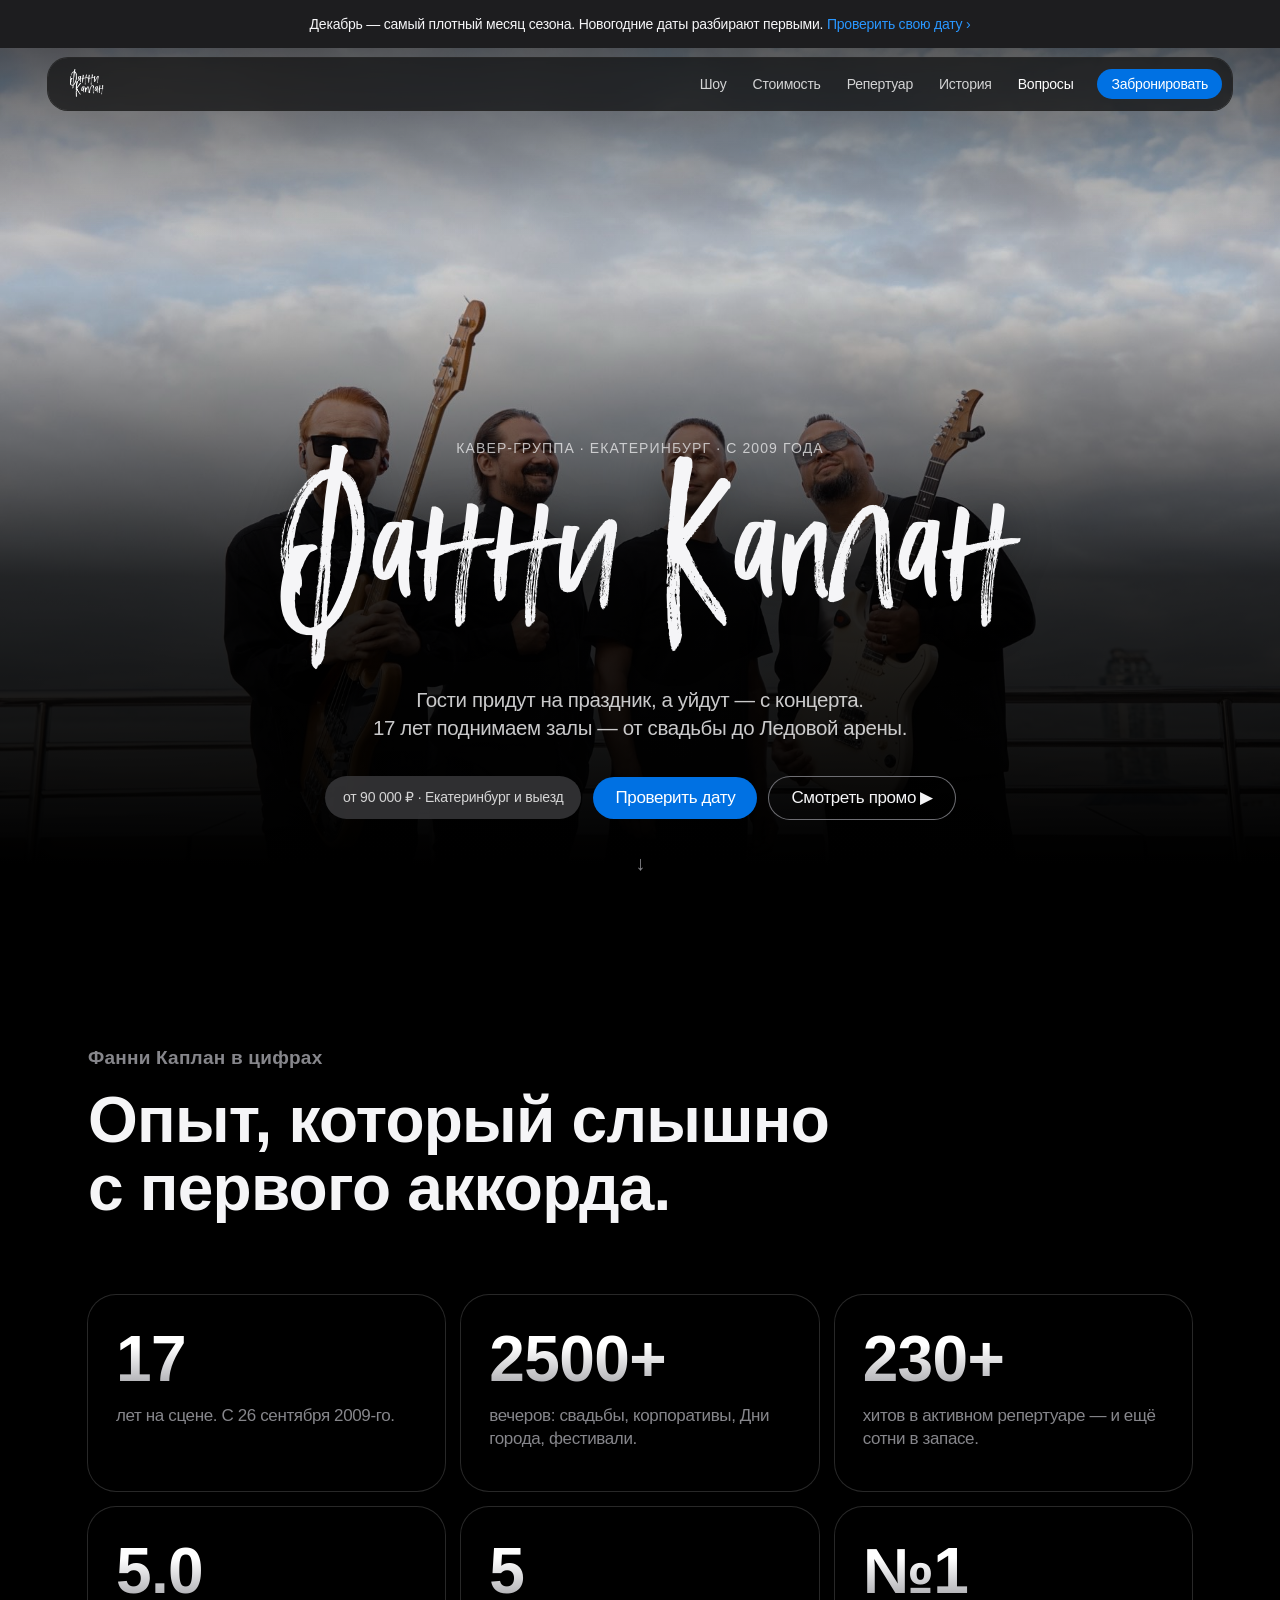
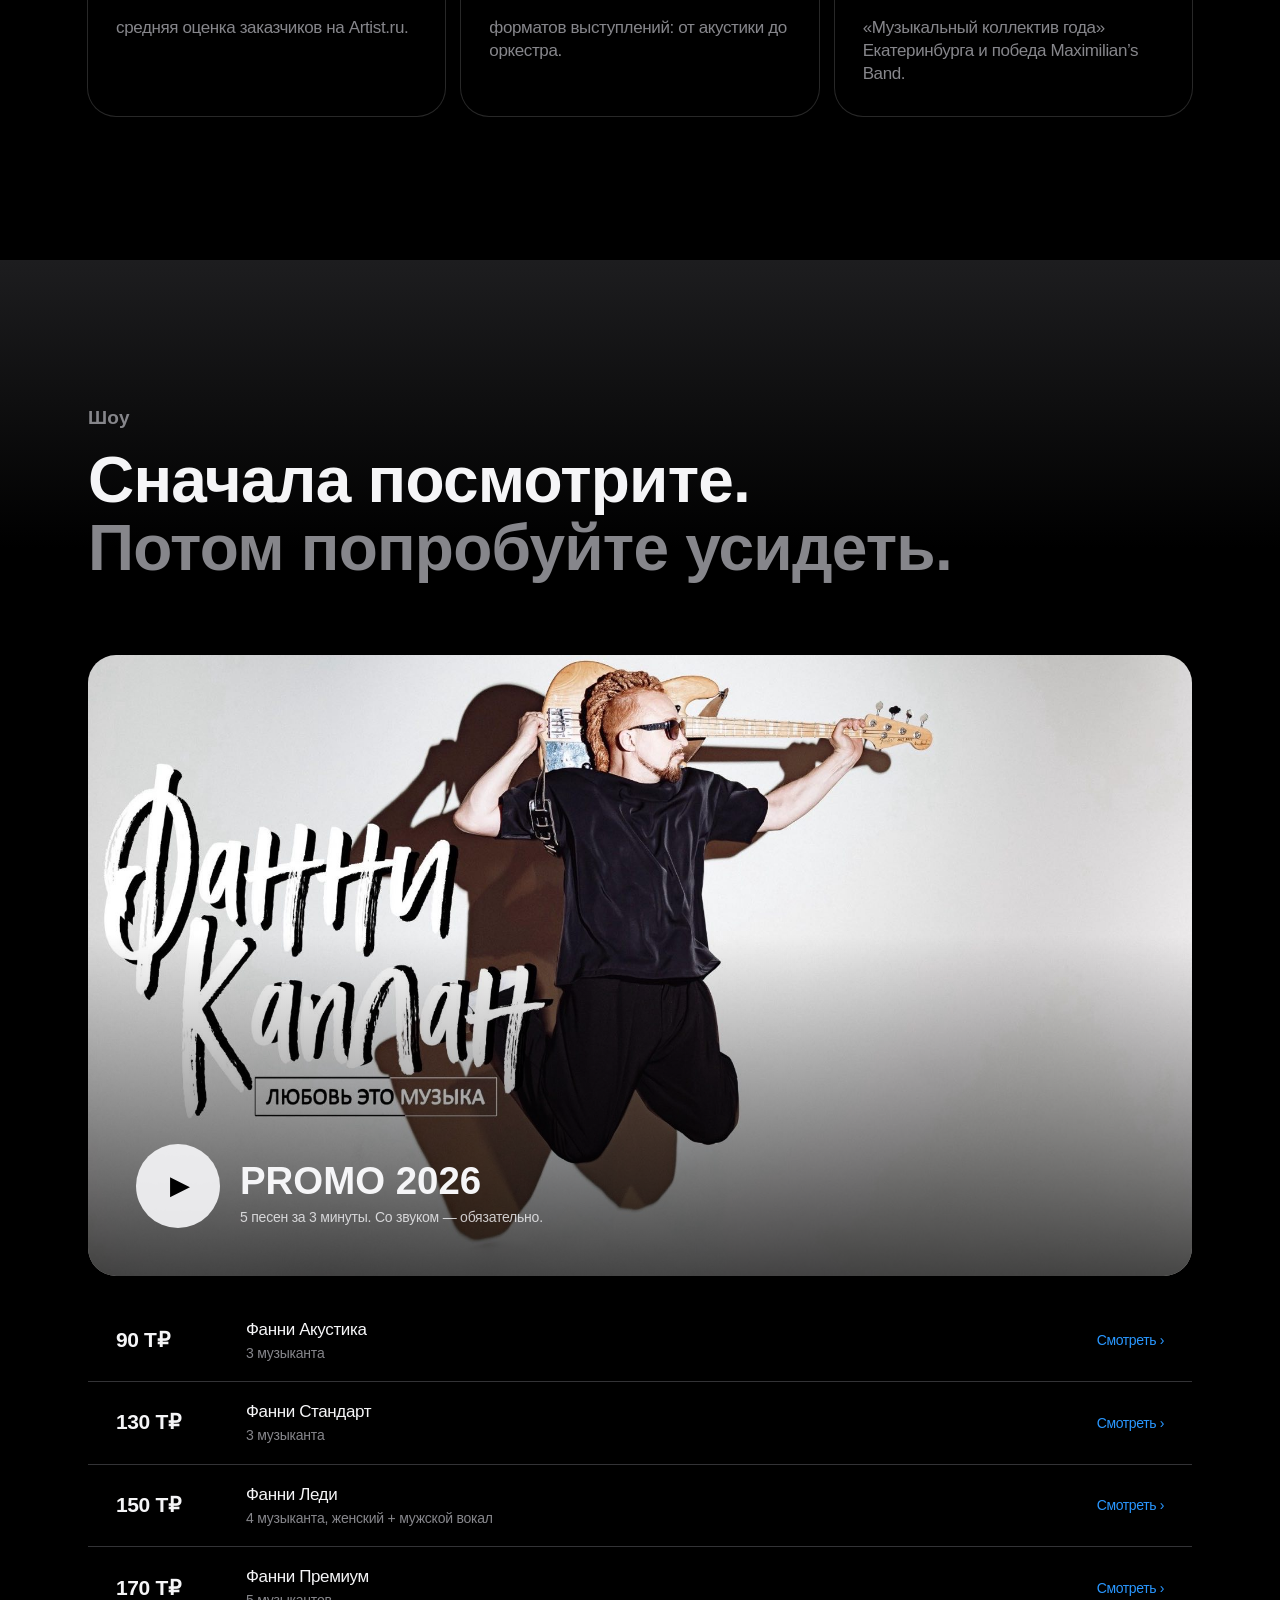
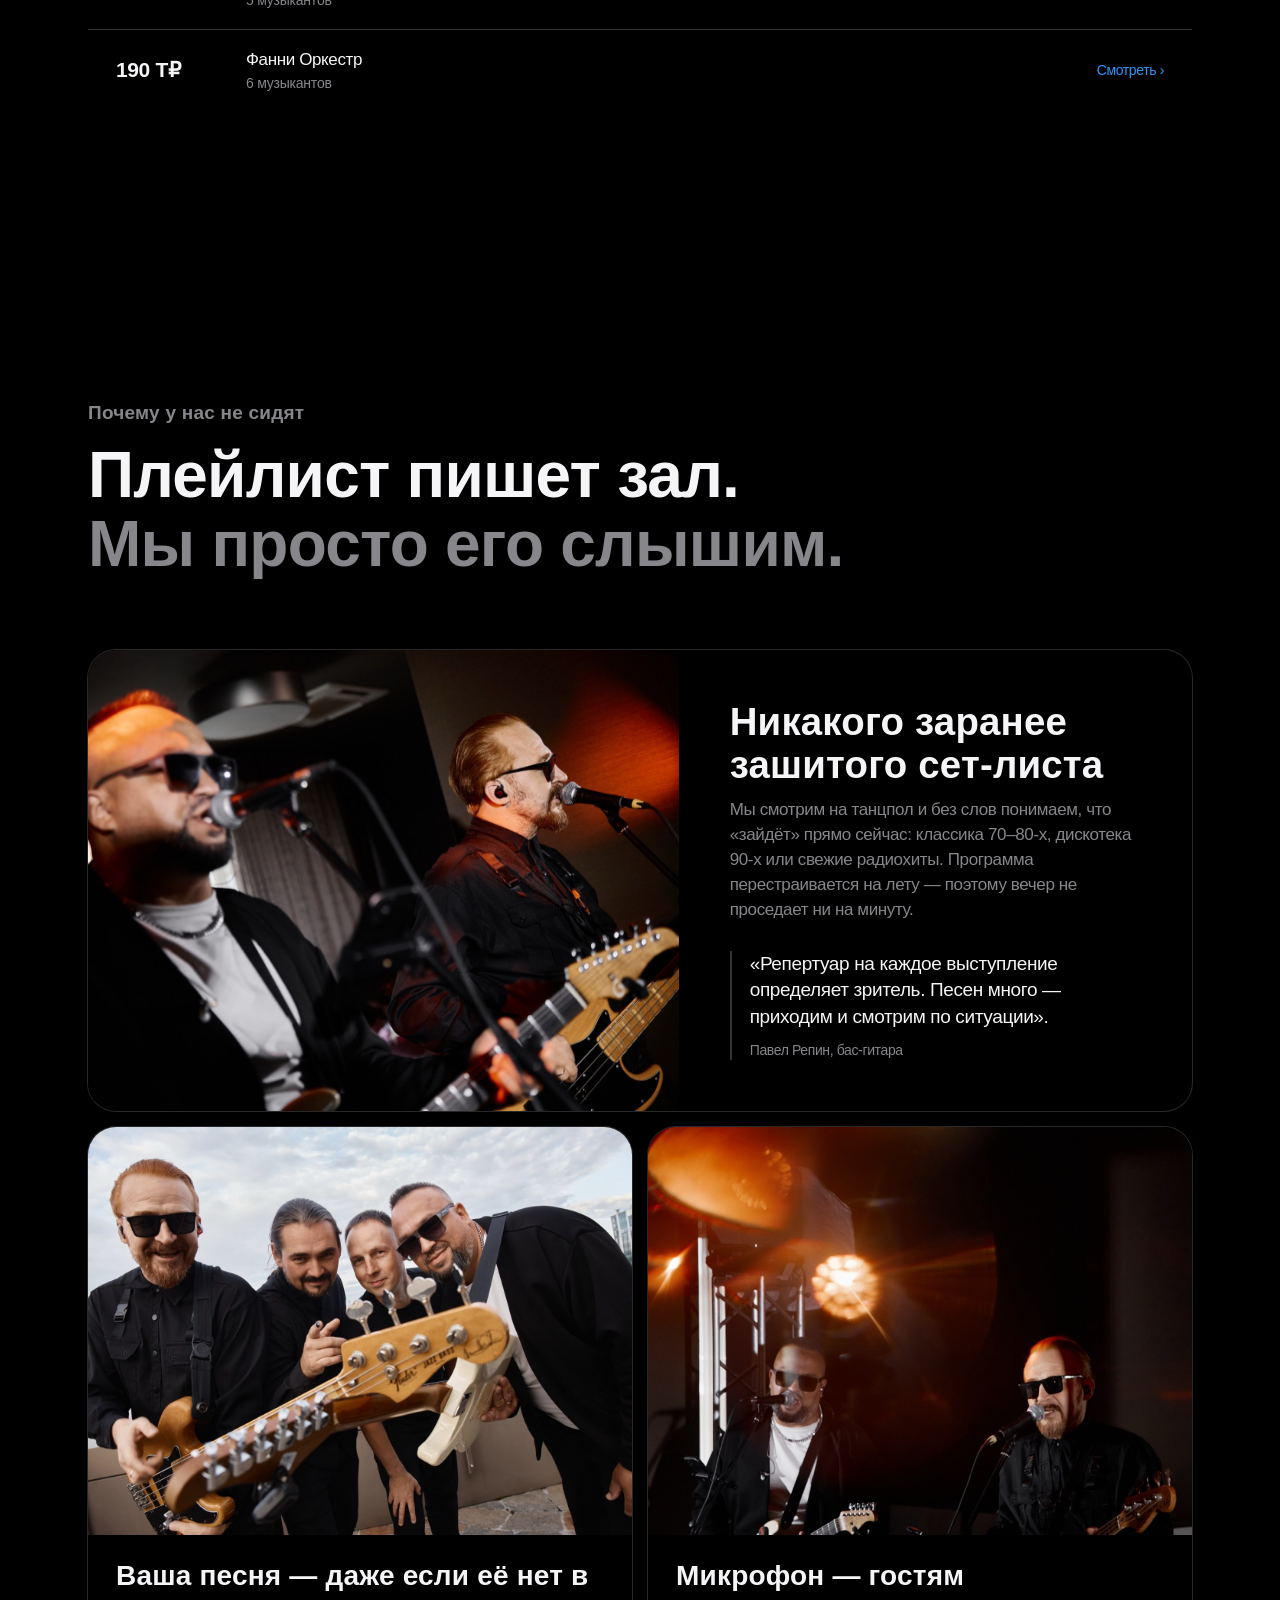
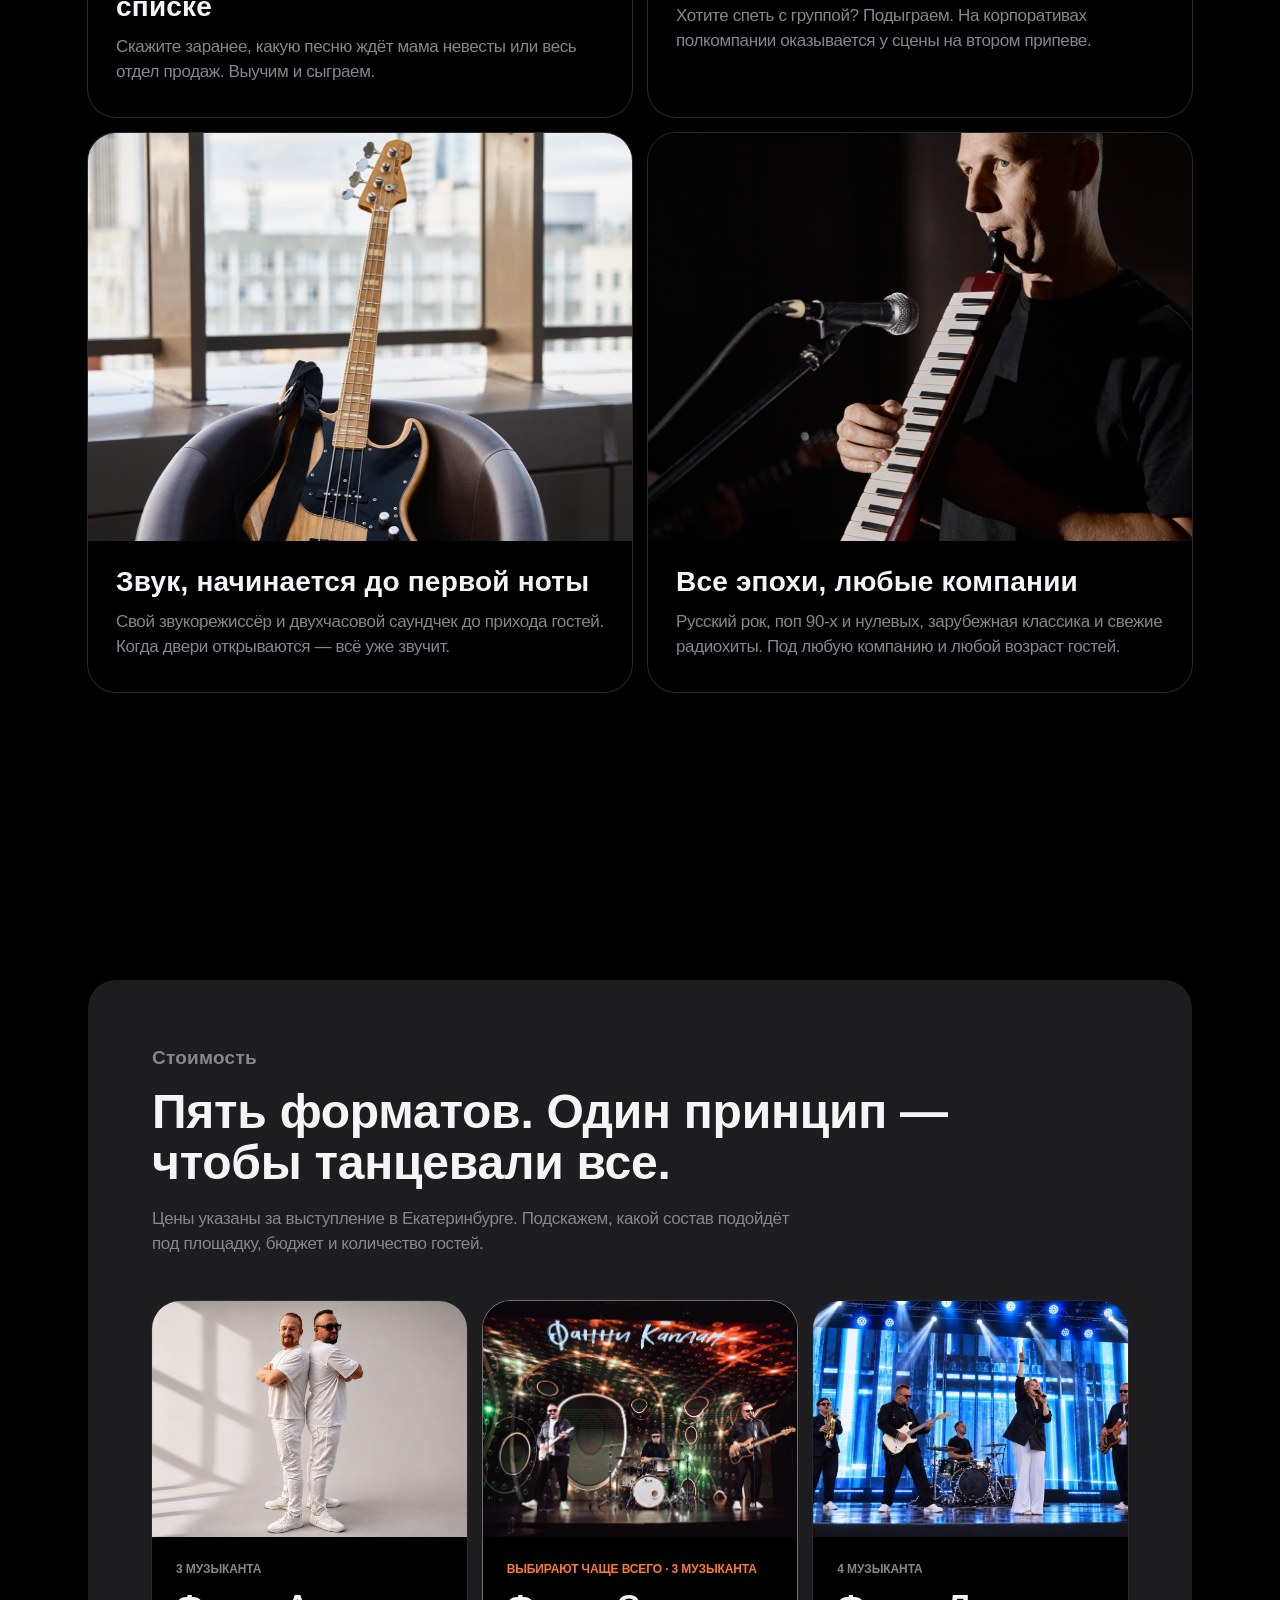
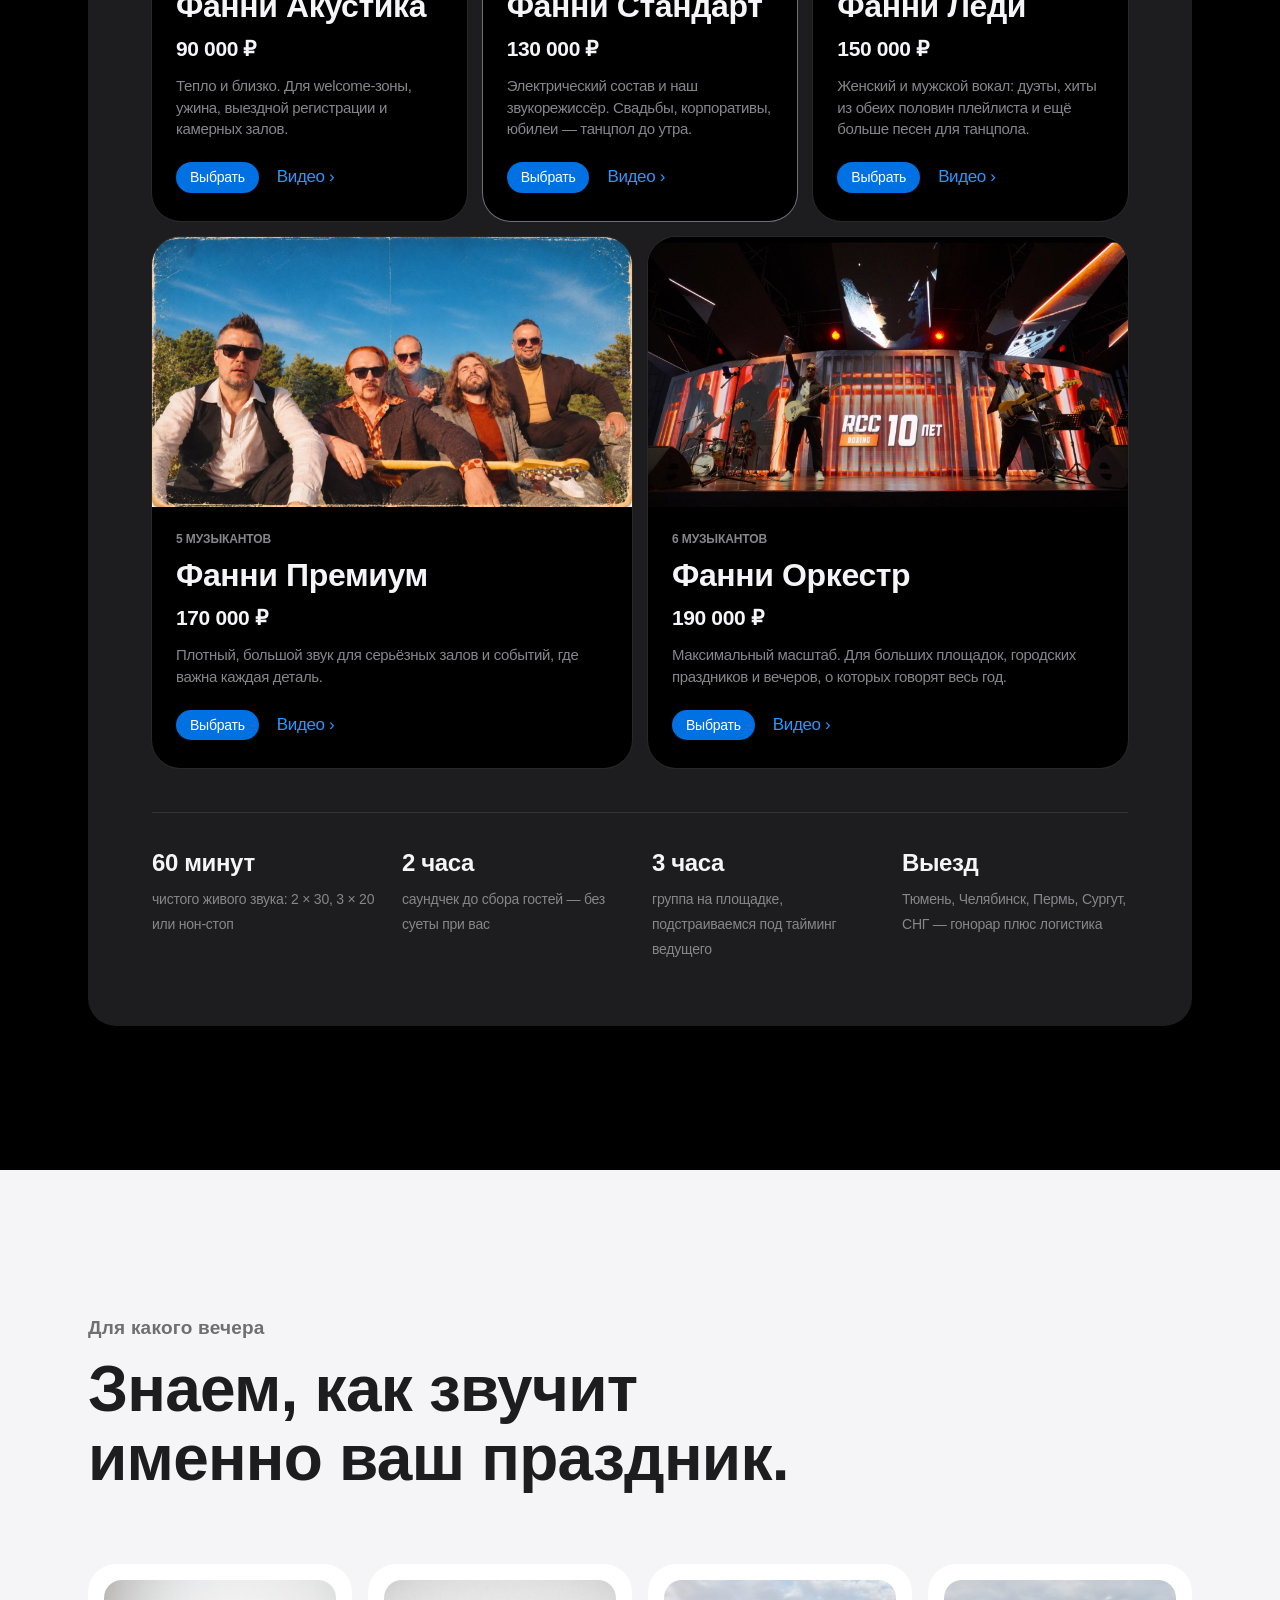
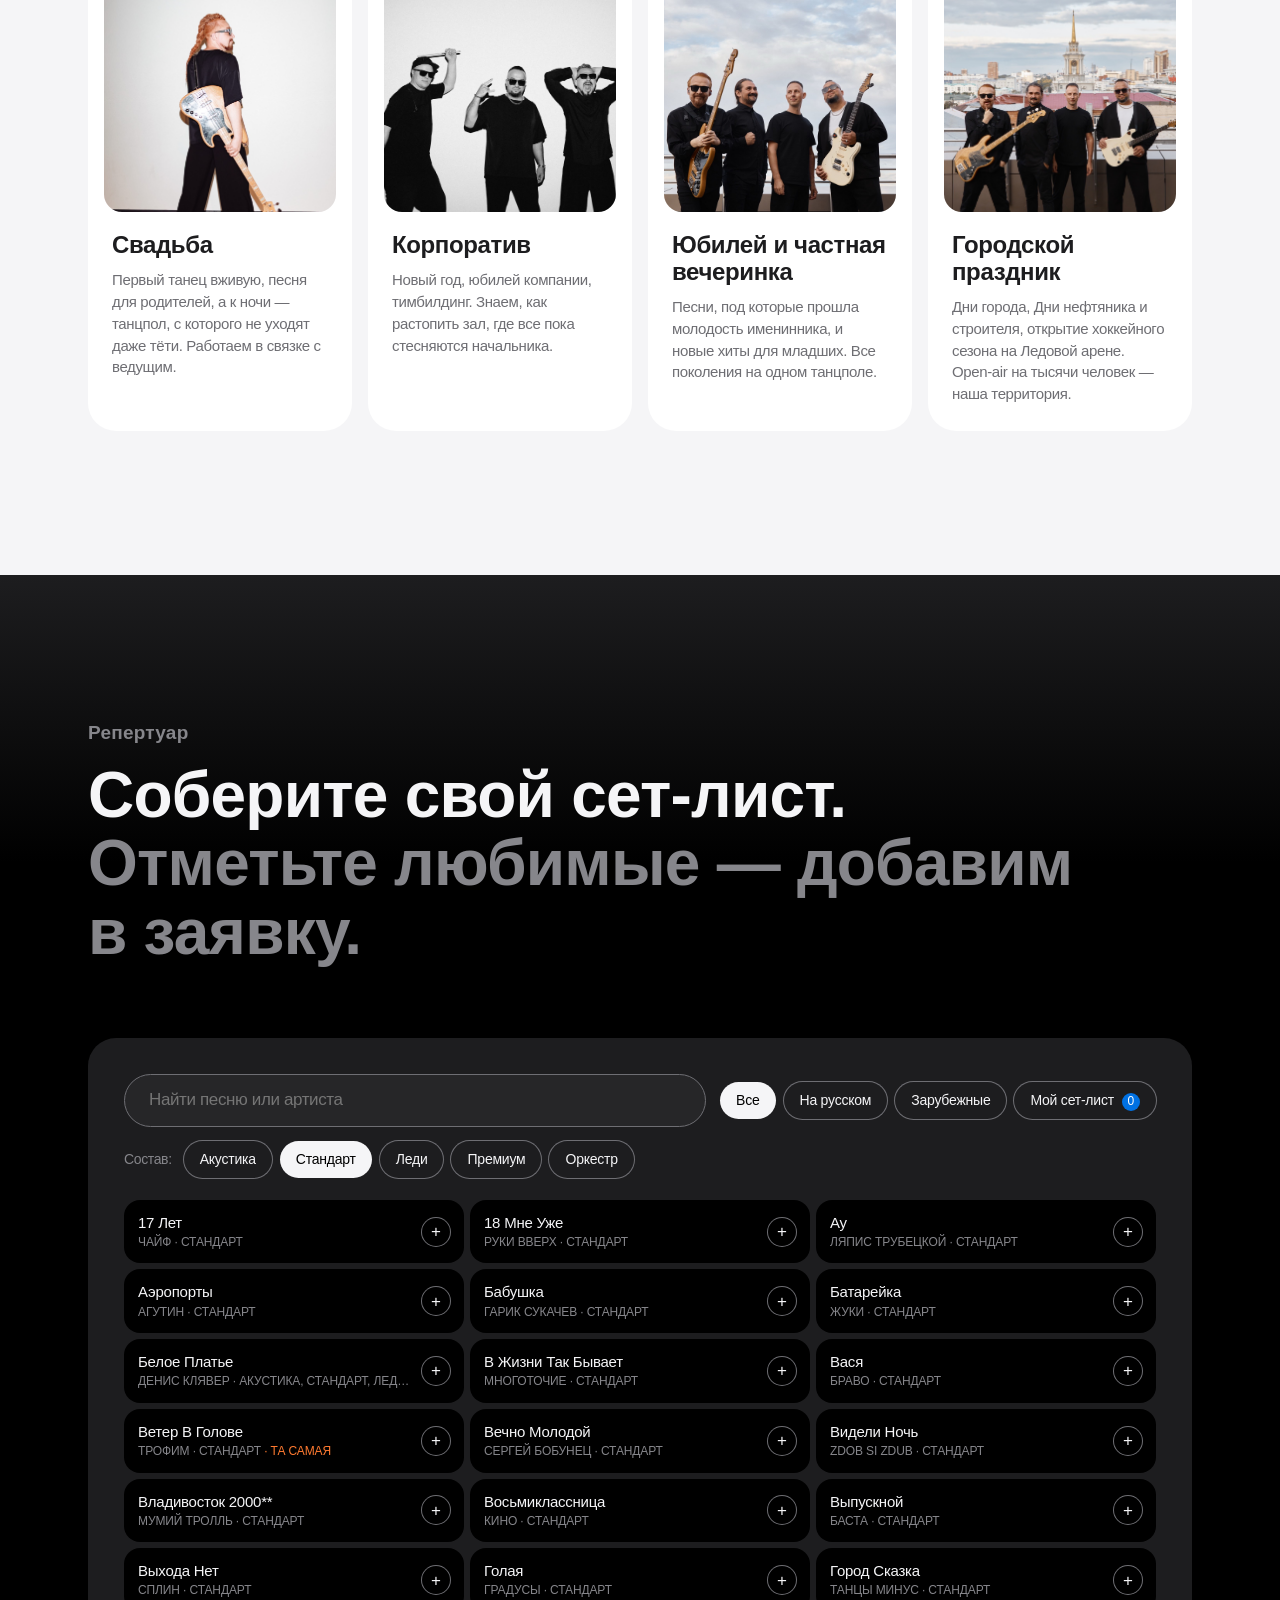
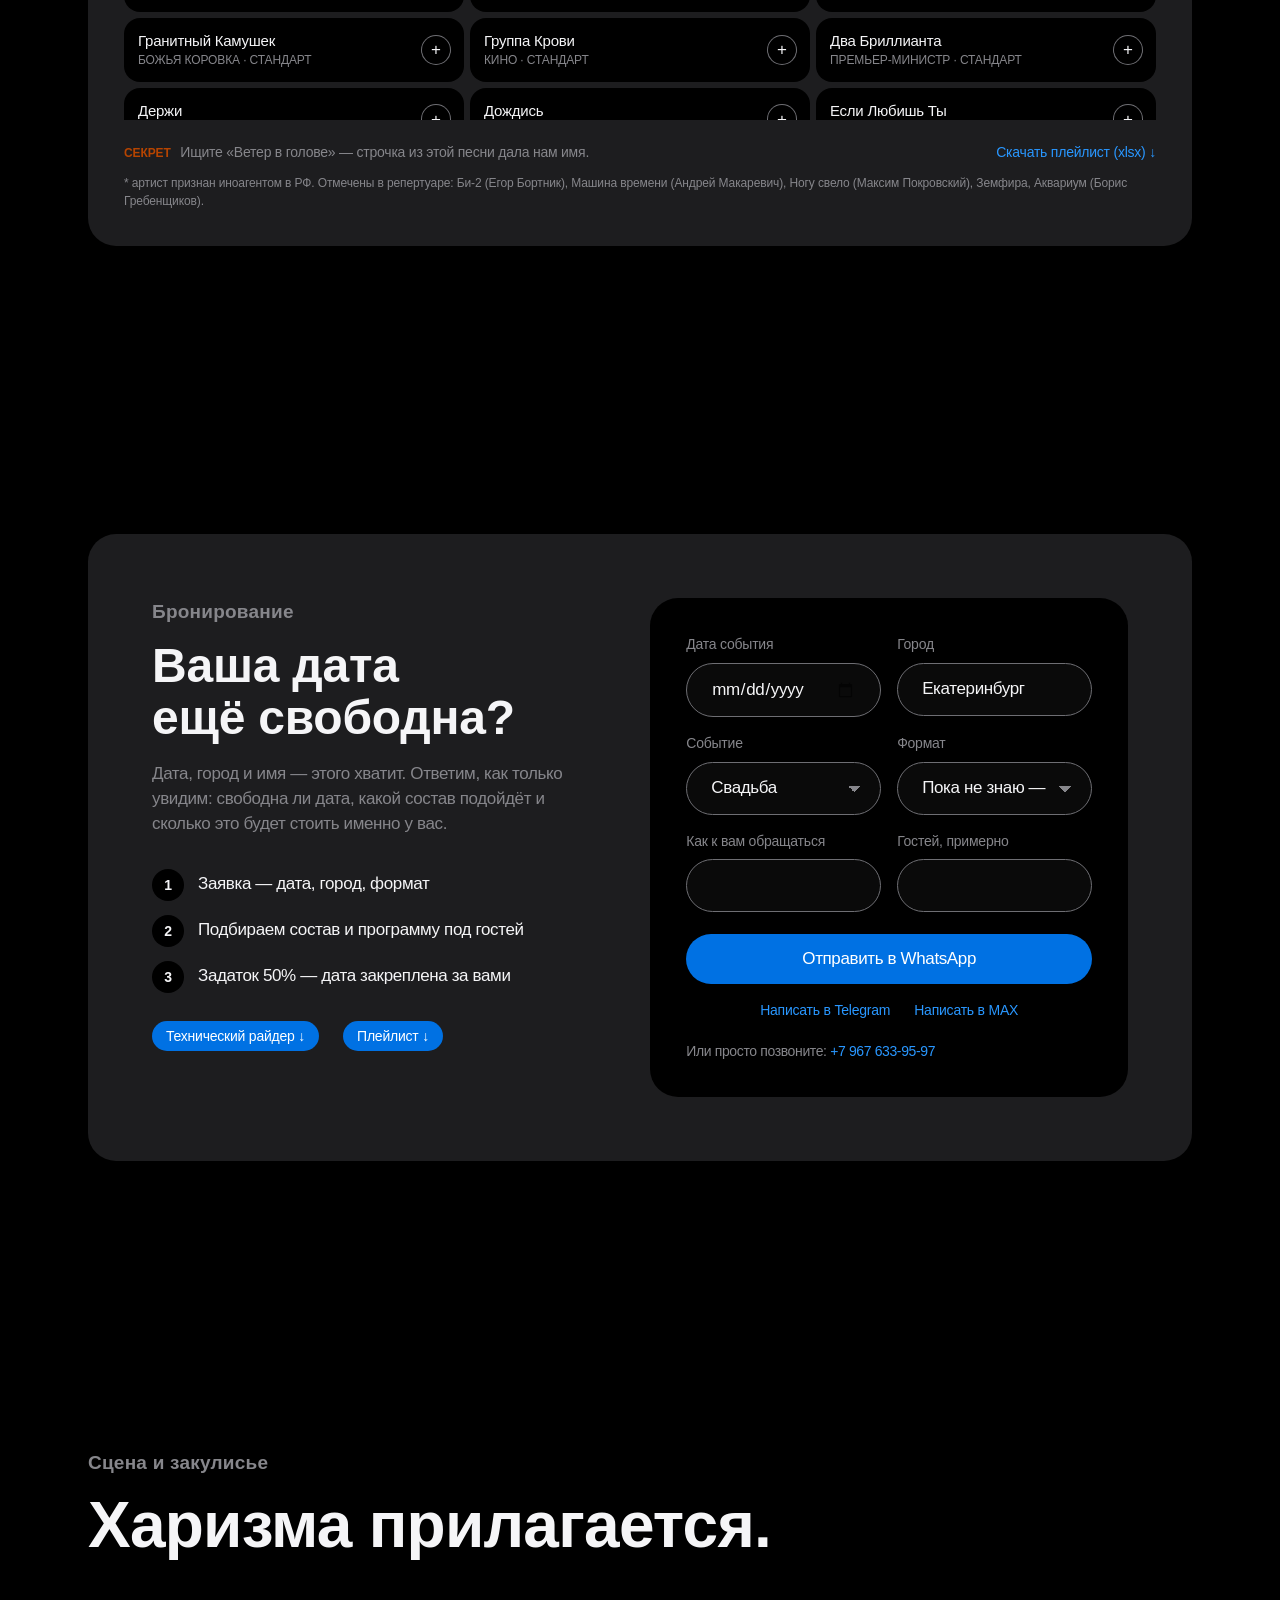
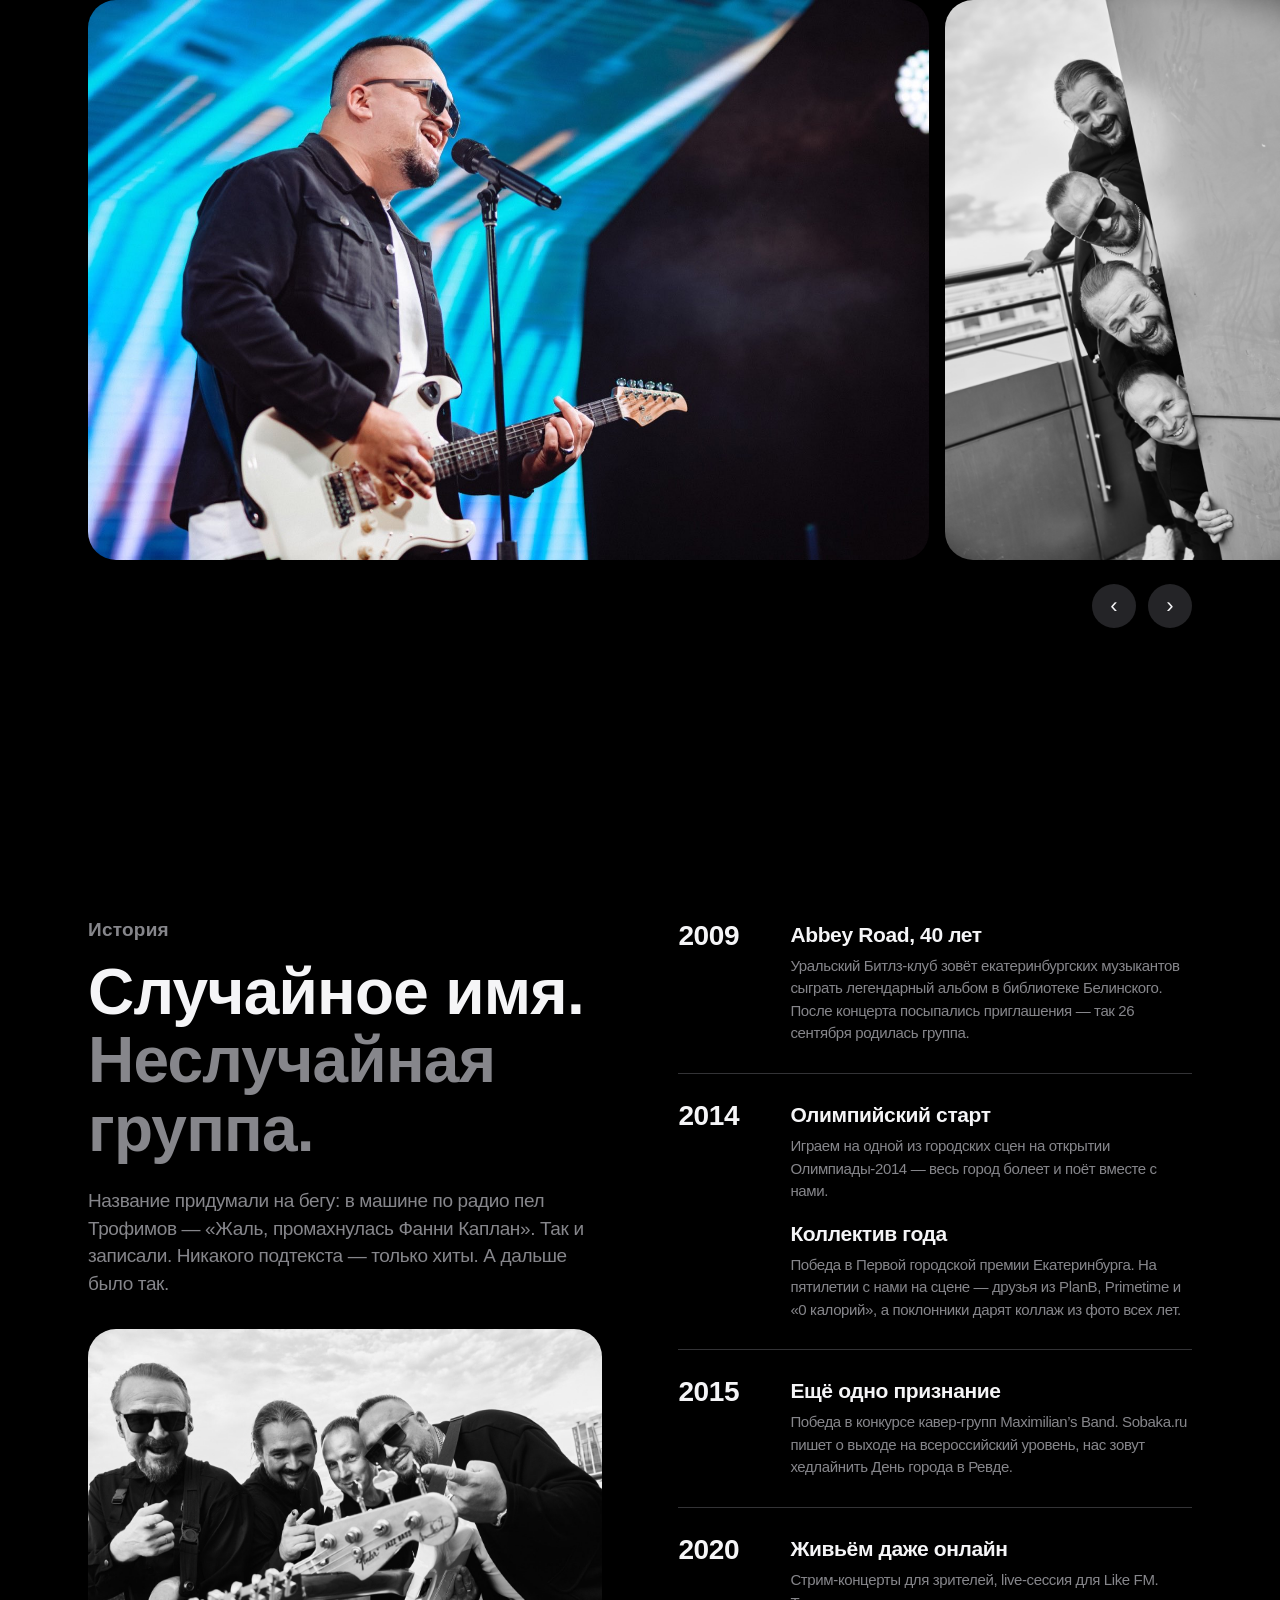
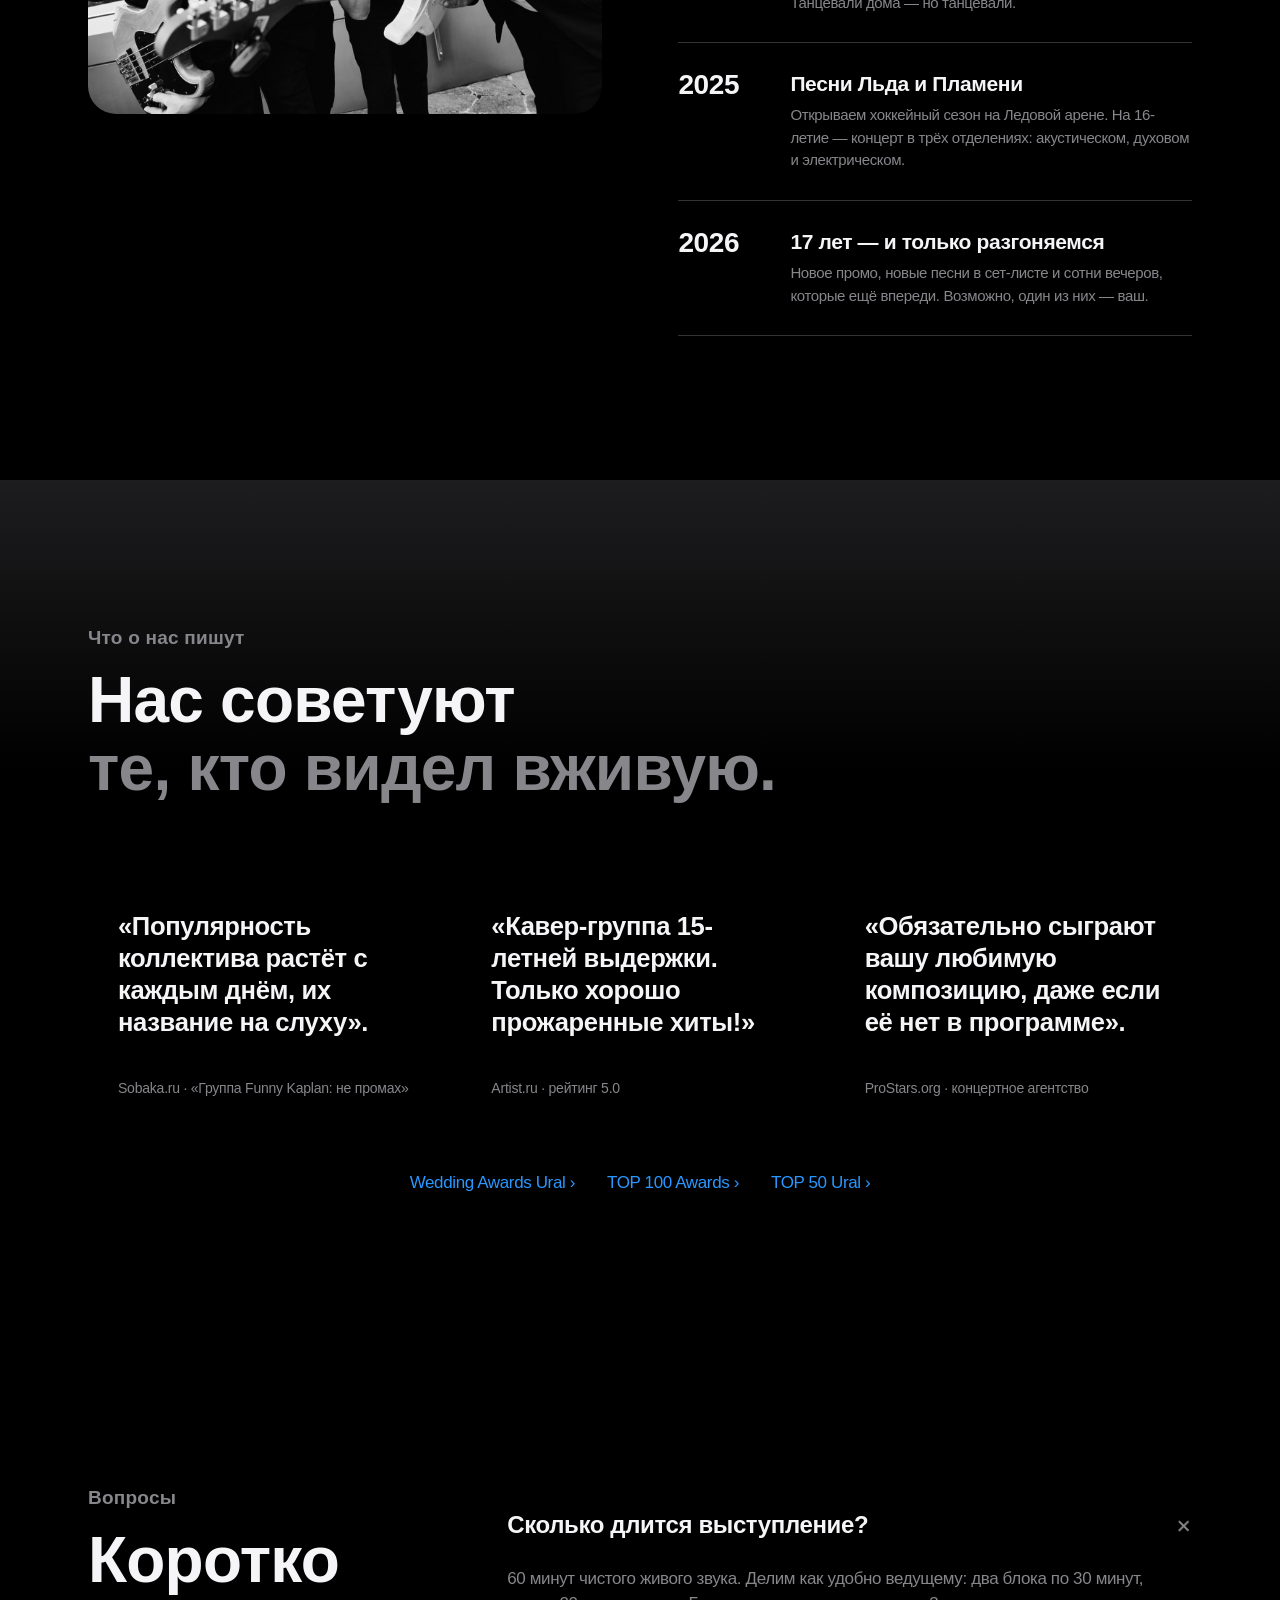
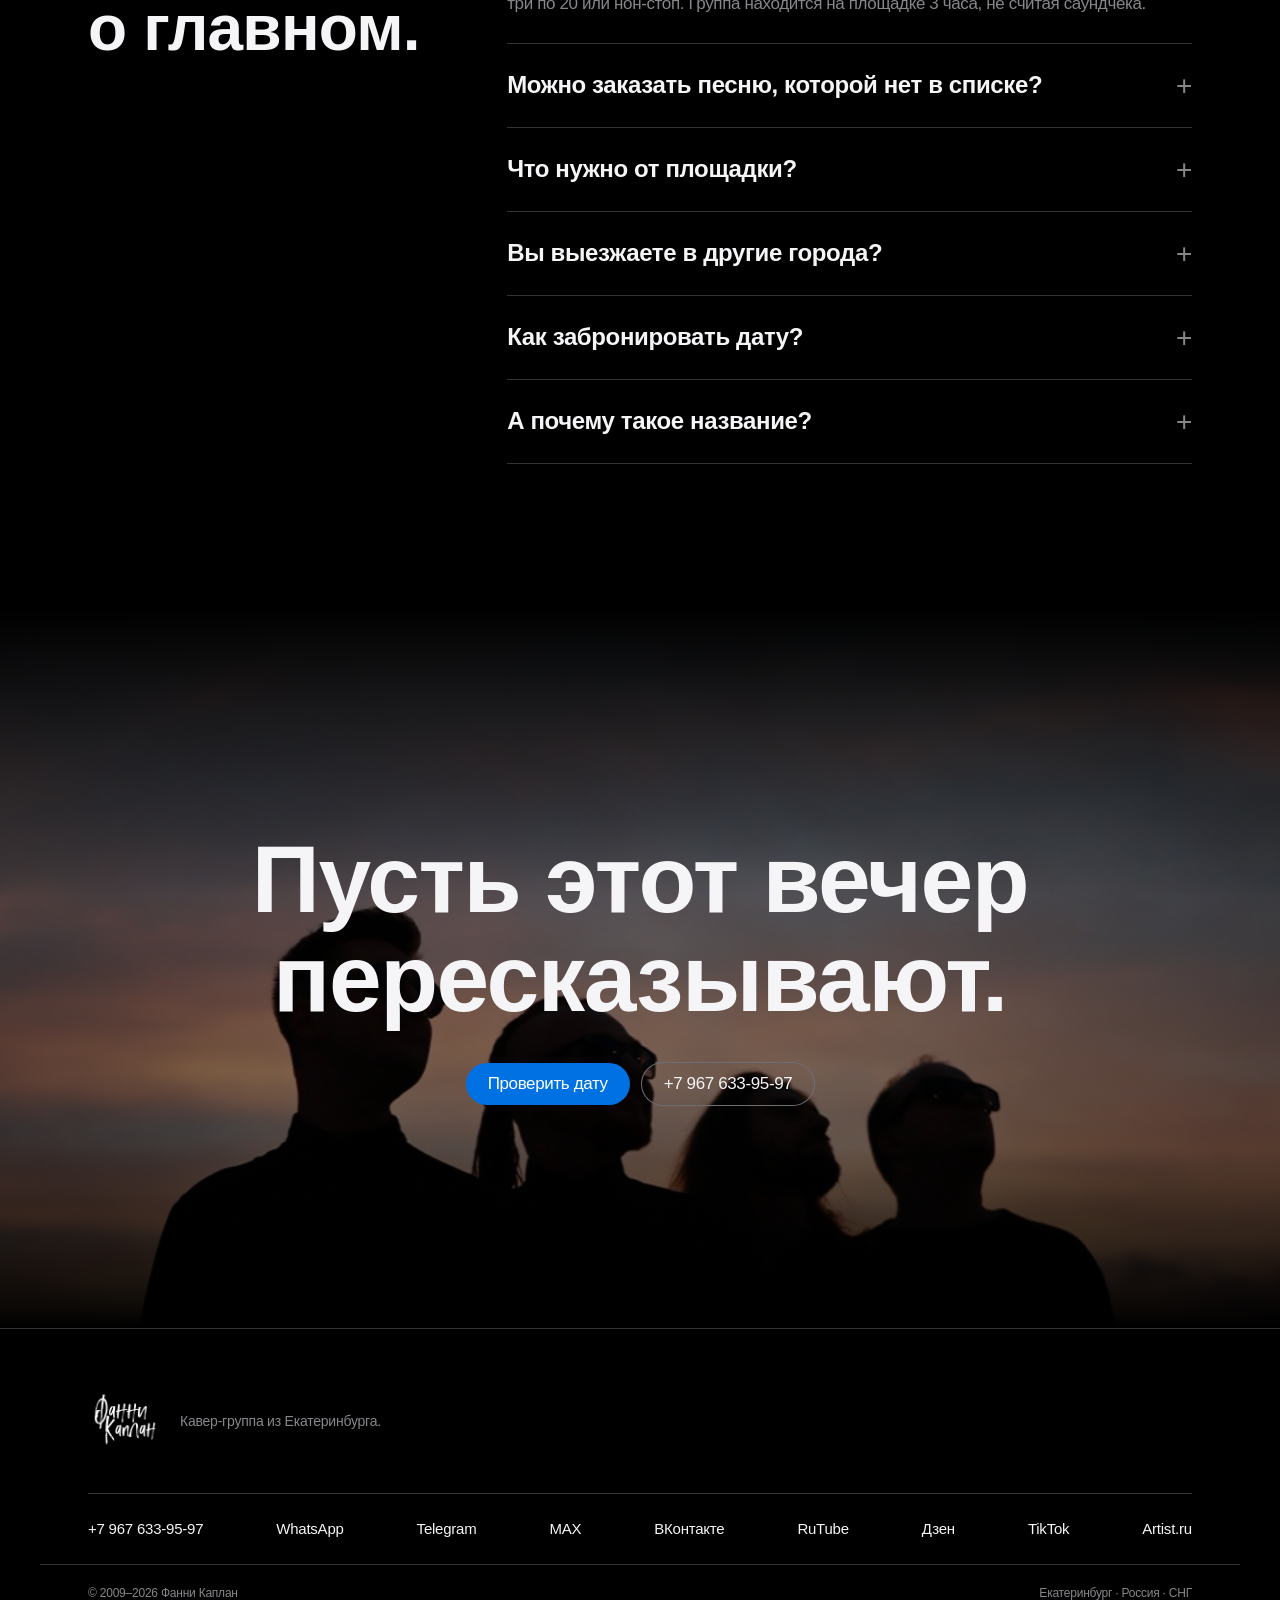
<file: booking/index.html>
<!doctype html>
<html lang="ru">
<head>
  <meta charset="UTF-8" />
  <meta name="viewport" content="width=device-width, initial-scale=1.0" />
  <title>Бронирование — Фанни Каплан</title>
  <meta name="robots" content="noindex" />
  <link rel="canonical" href="https://funnykaplan.ru/#booking" />
  <meta property="og:type" content="website" />
  <meta property="og:title" content="Фанни Каплан — Бронирование" />
  <meta property="og:description" content="Проверьте, свободна ли ваша дата: заявка в WhatsApp, Telegram или MAX." />
  <meta property="og:image" content="https://funnykaplan.ru/assets/video/hero-poster.jpg" />
  <meta http-equiv="refresh" content="0; url=../#booking" />
  <script>location.replace('../' + location.search + '#booking');</script>
  <style>body { margin: 0; background: #000; }</style>
</head>
<body></body>
</html>
</file>
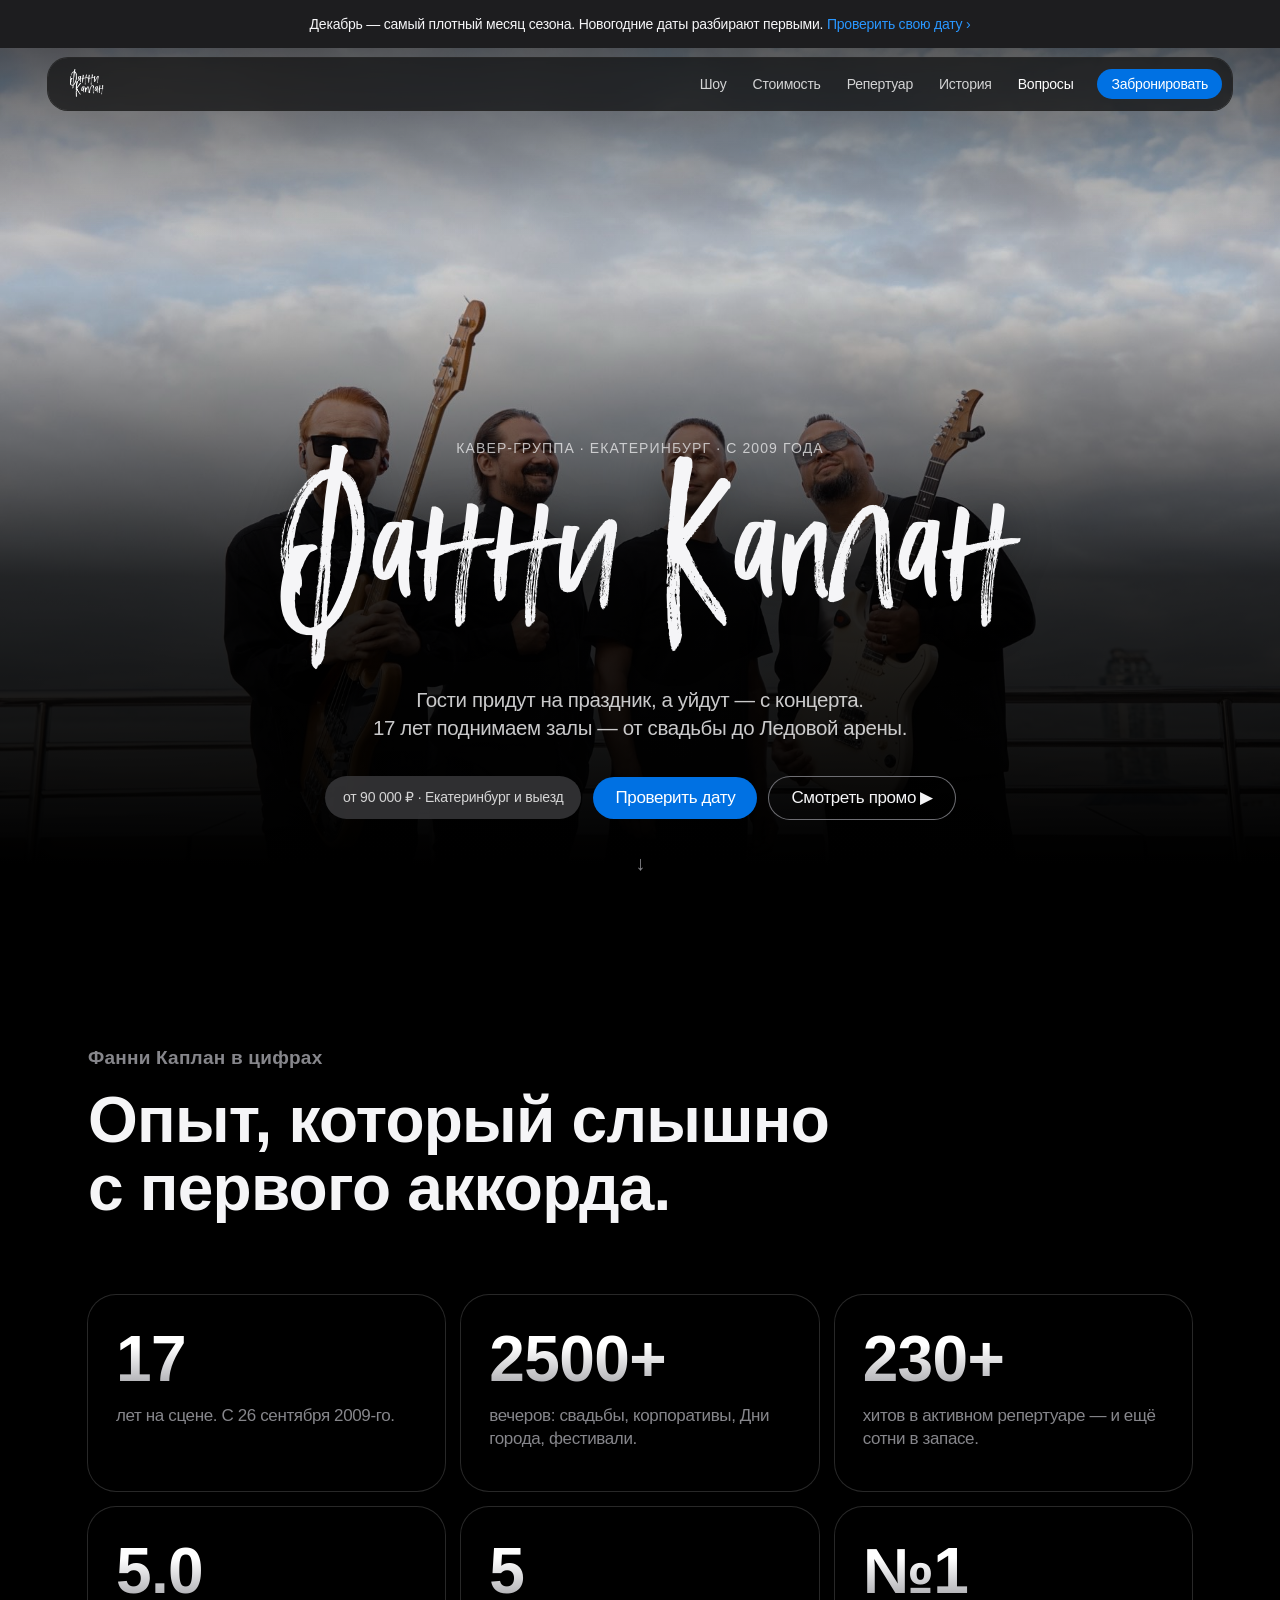
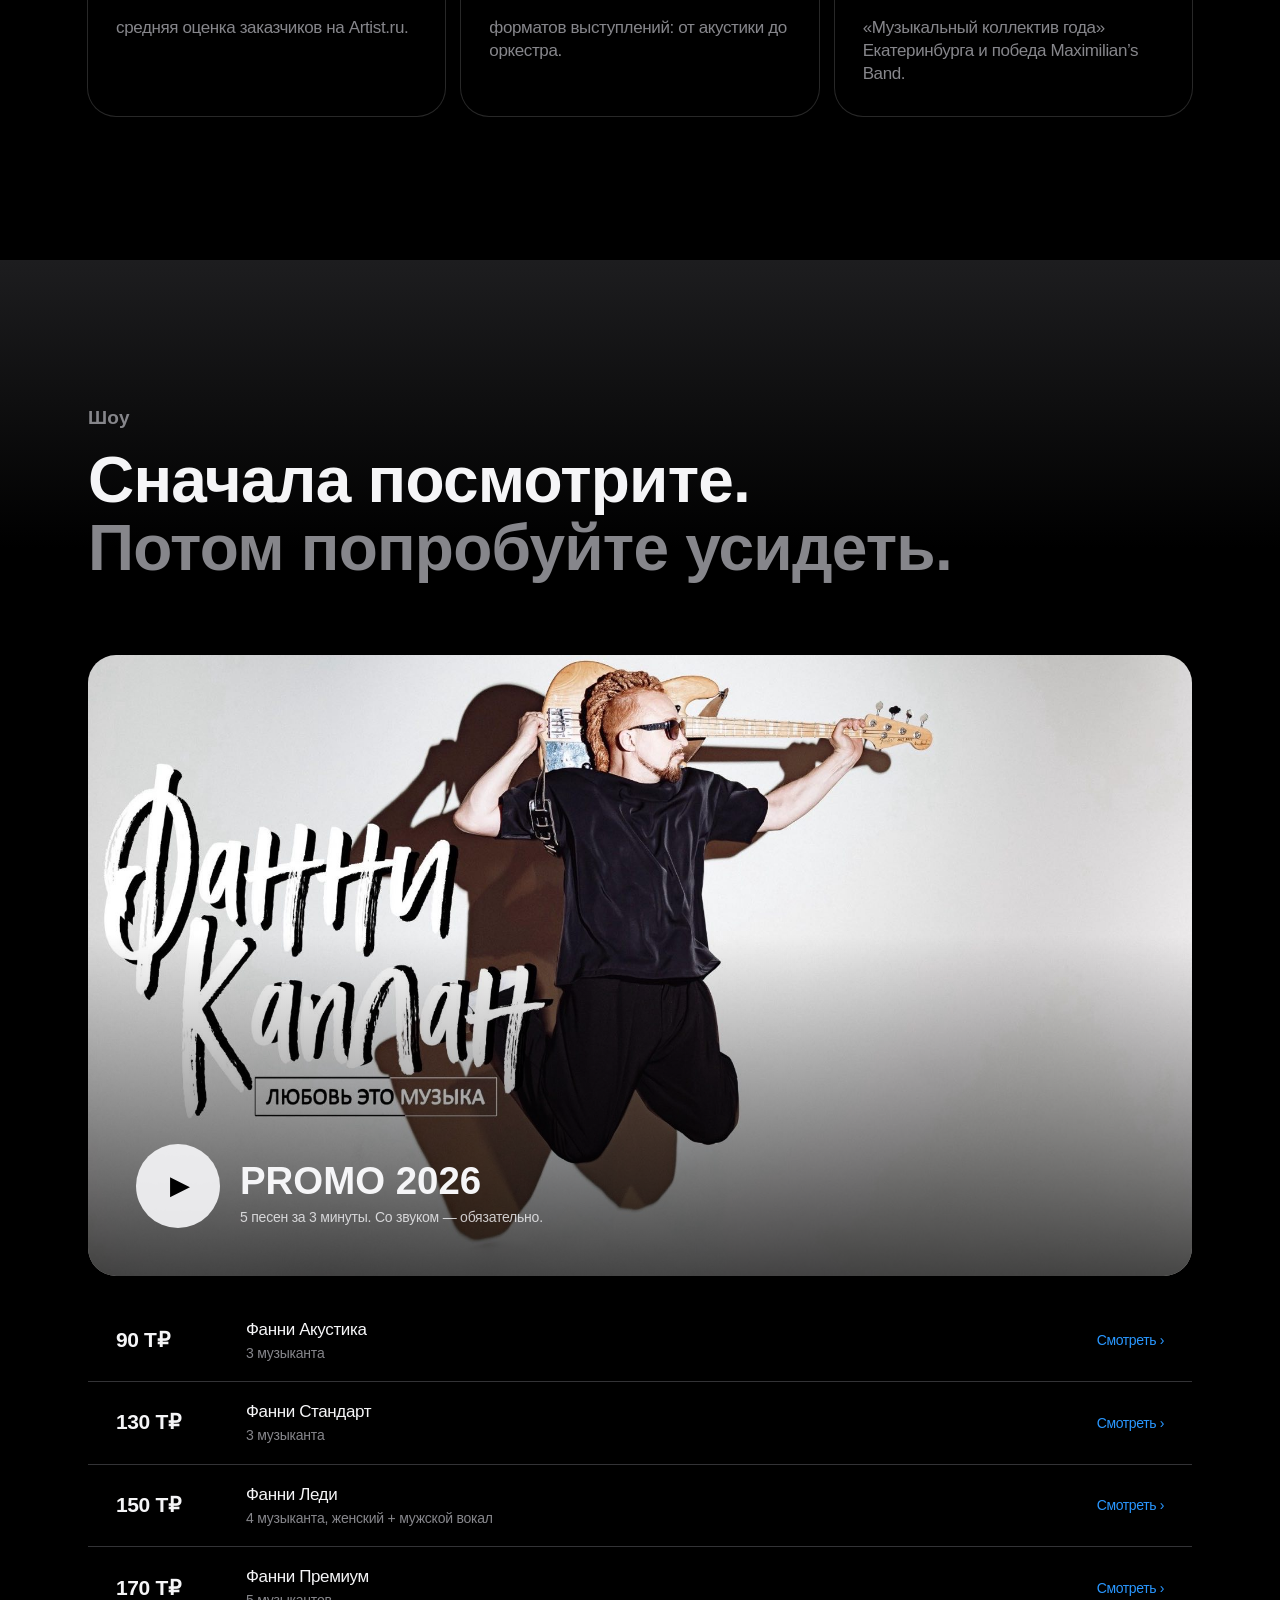
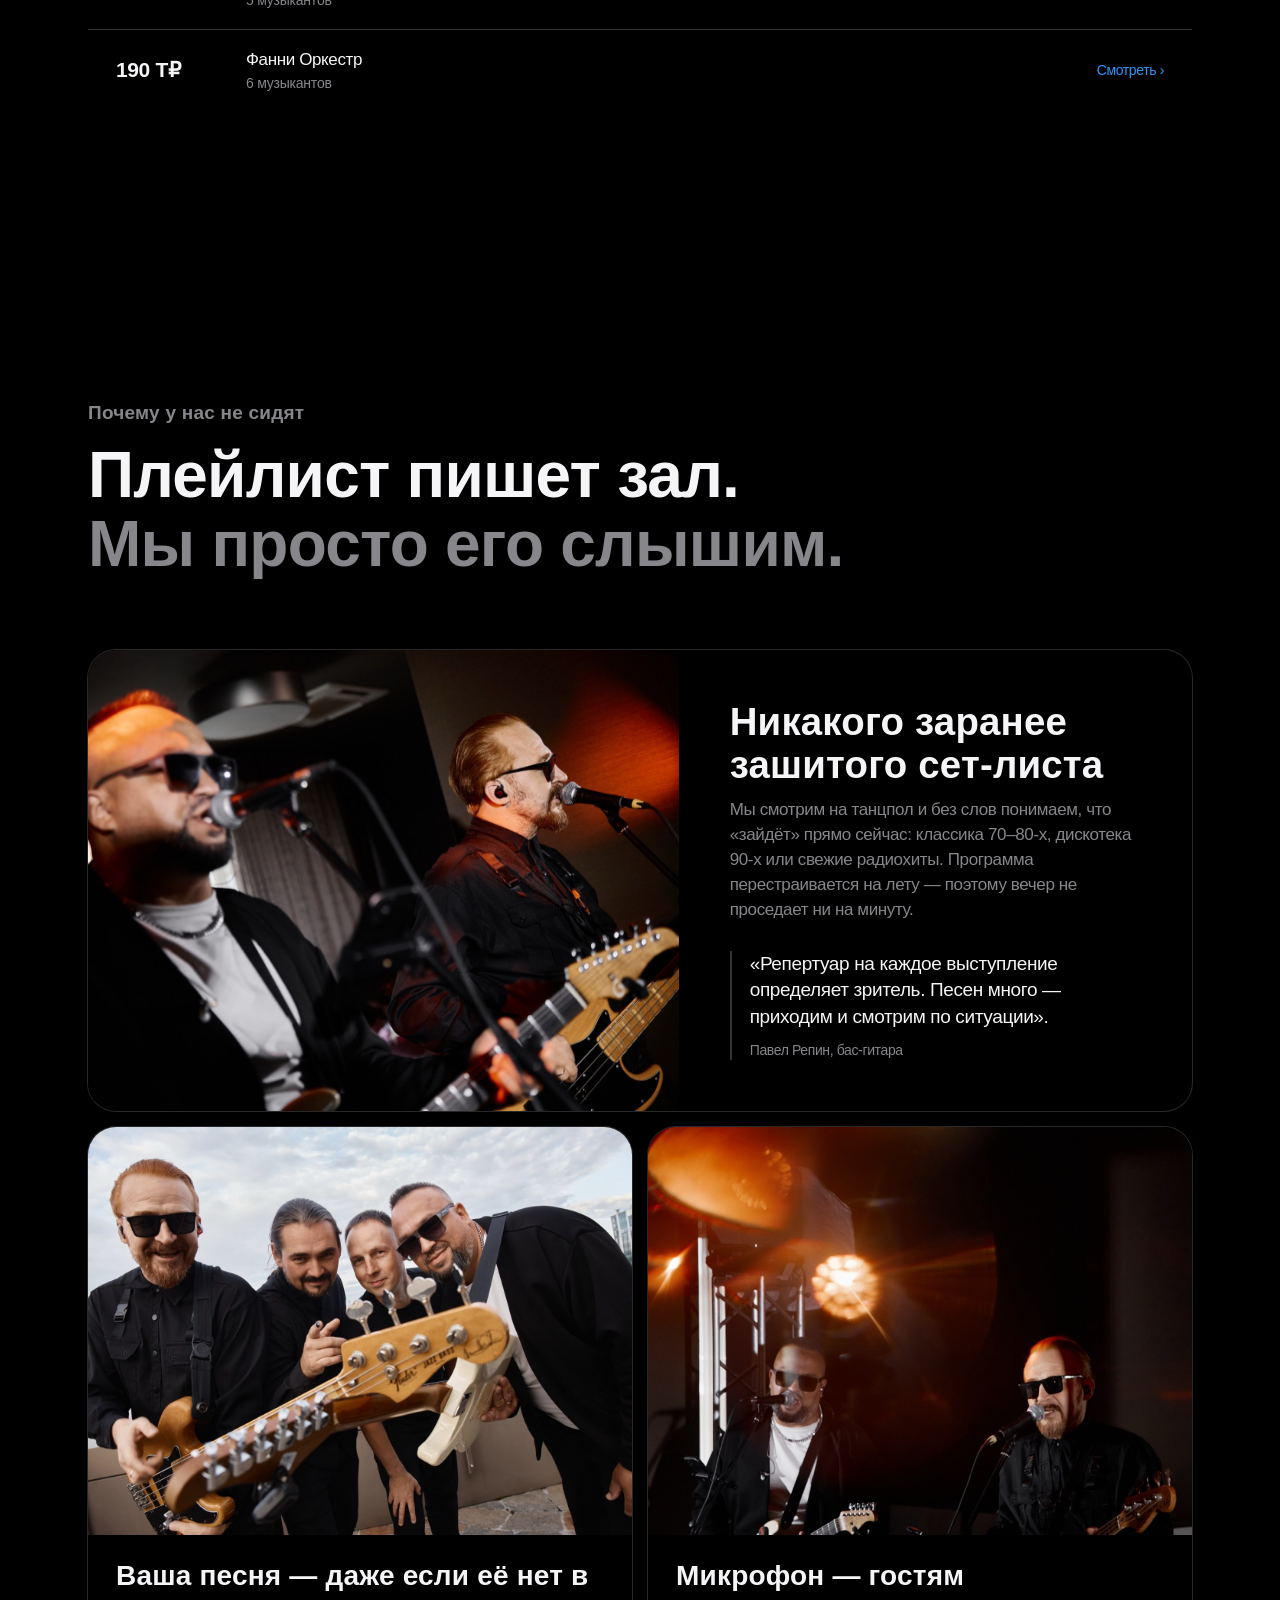
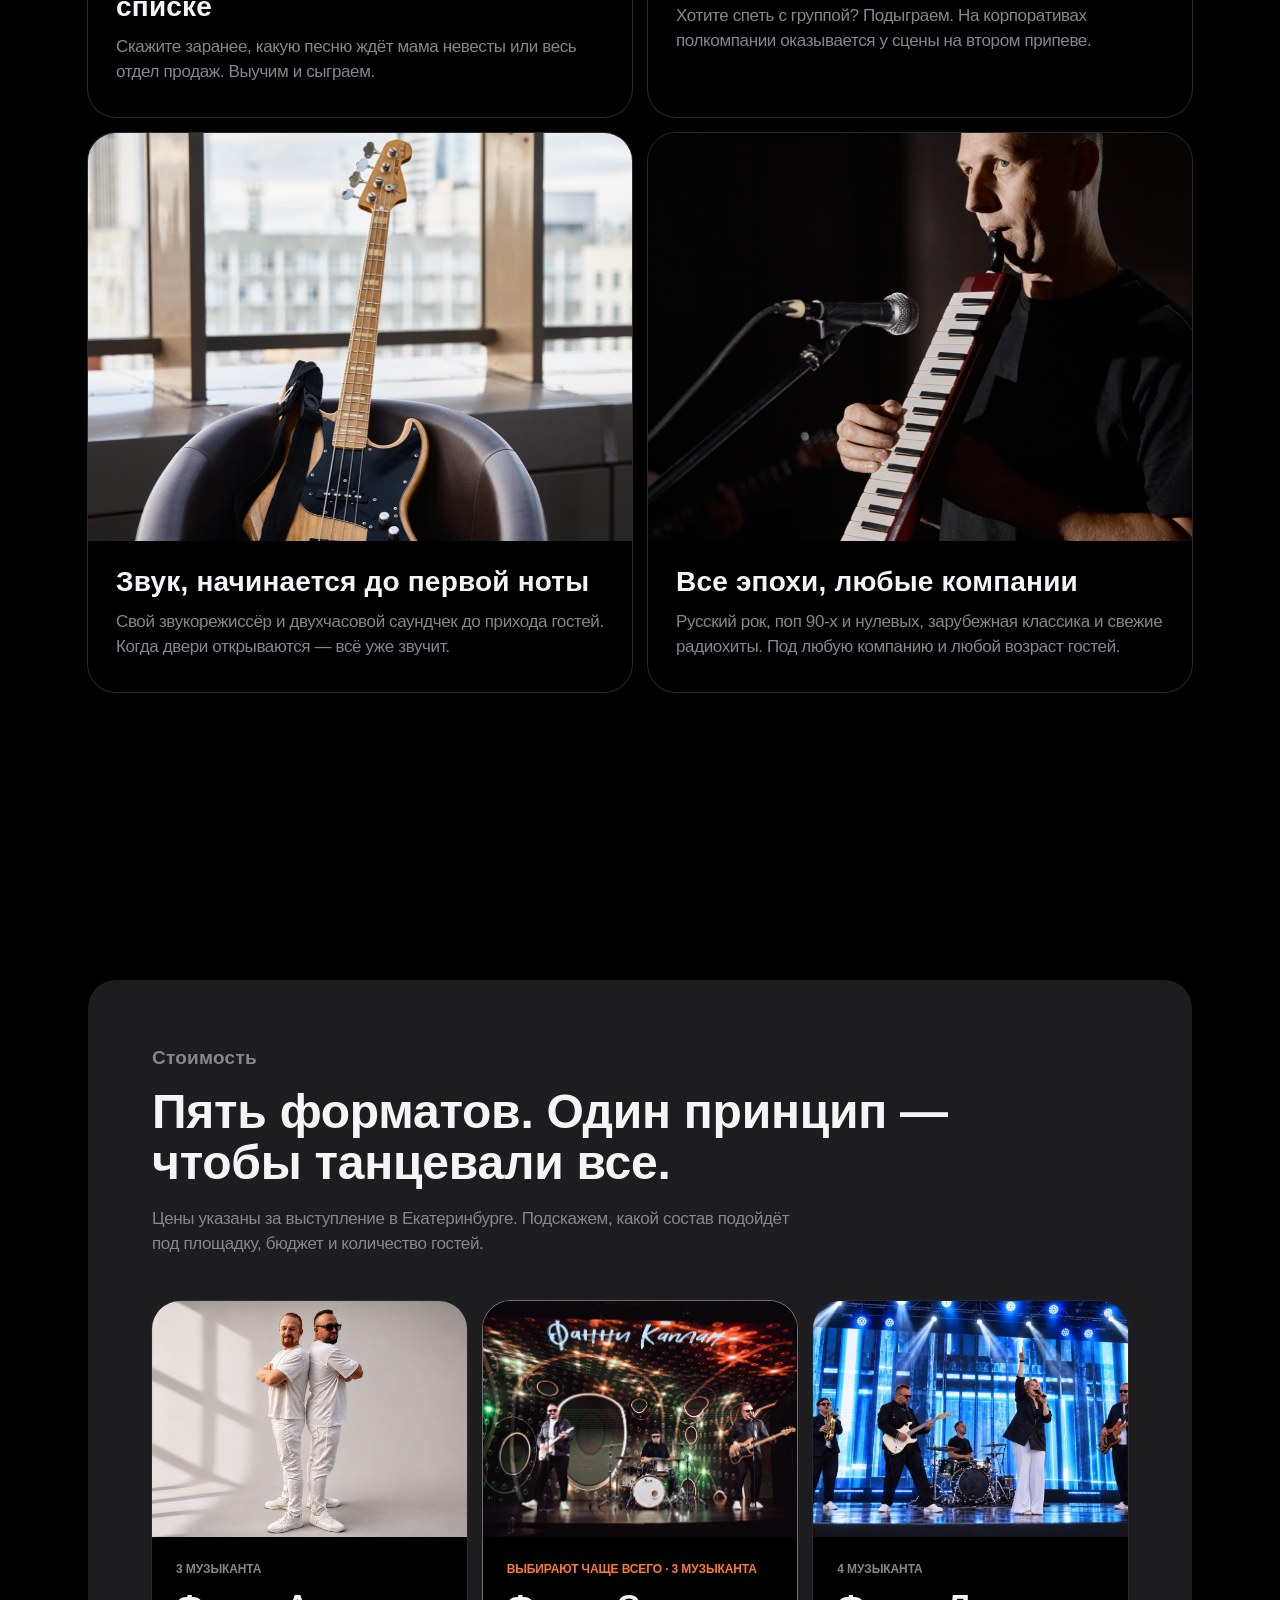
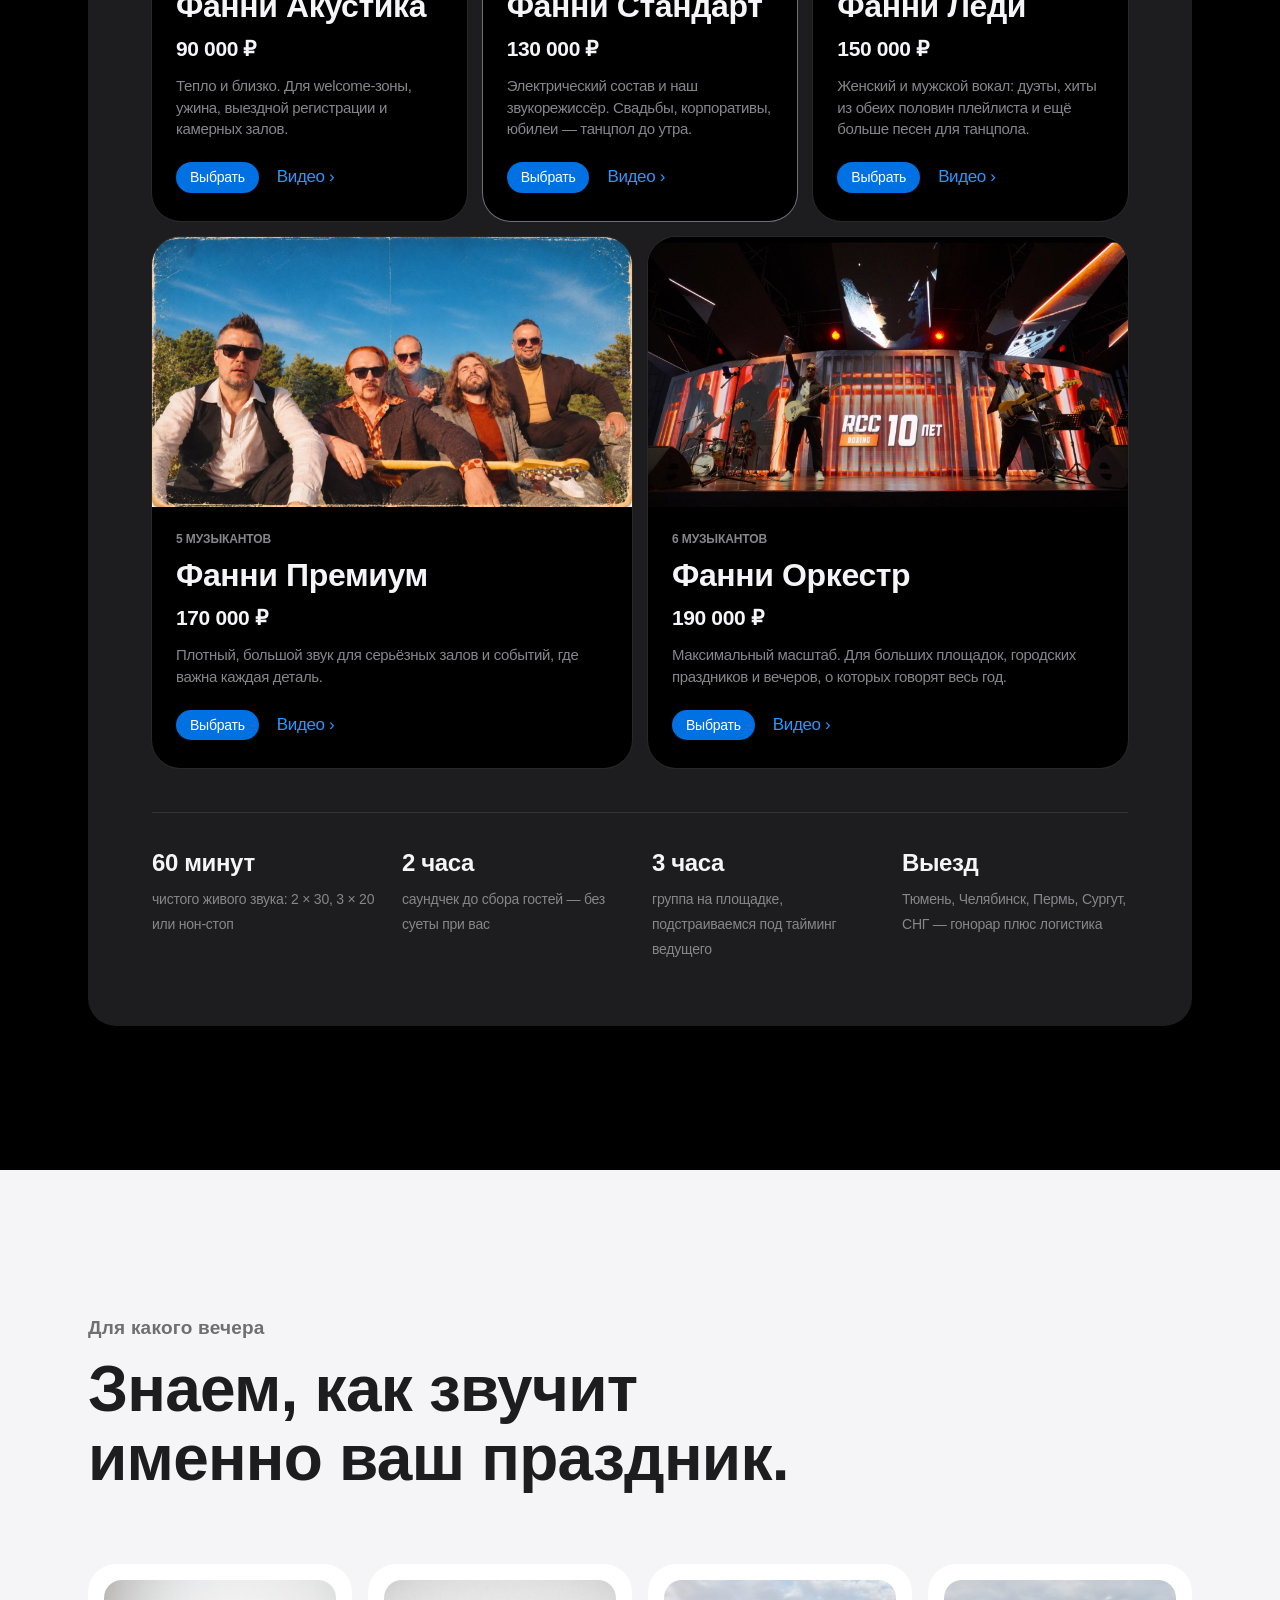
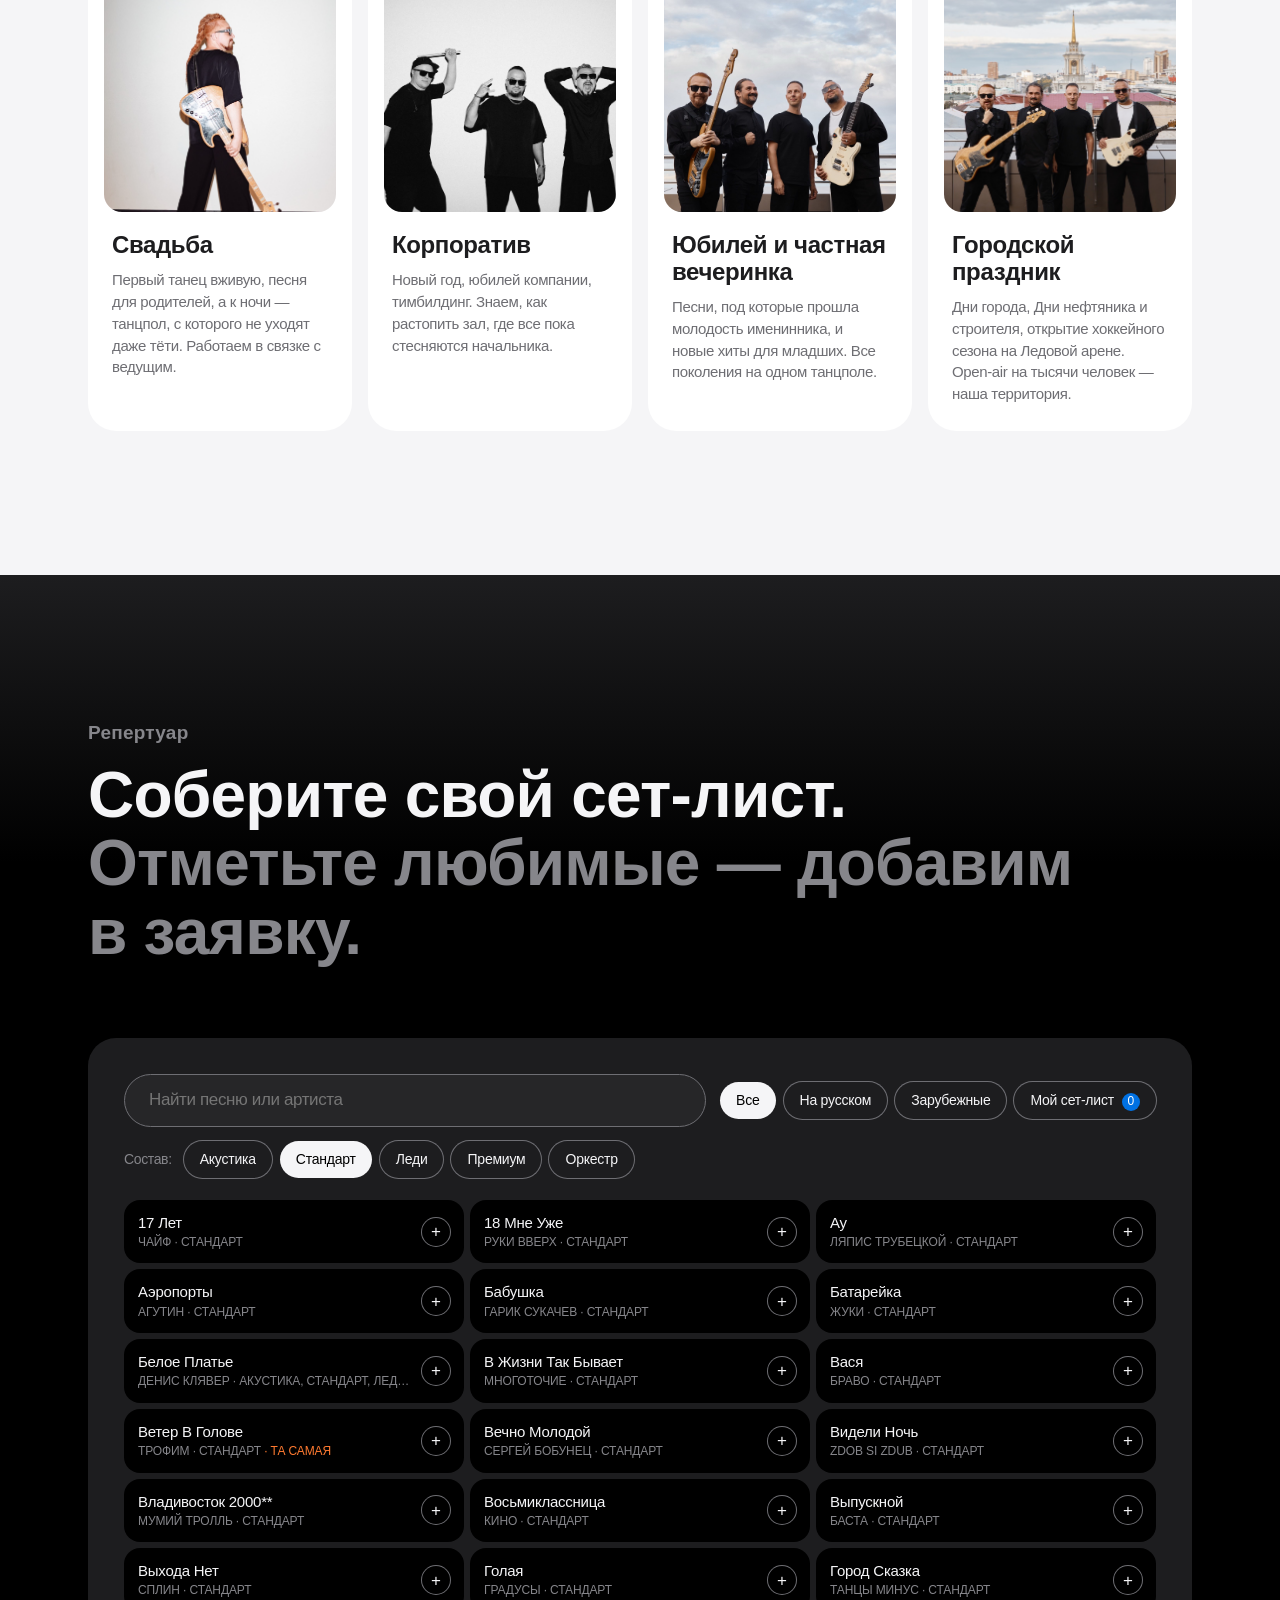
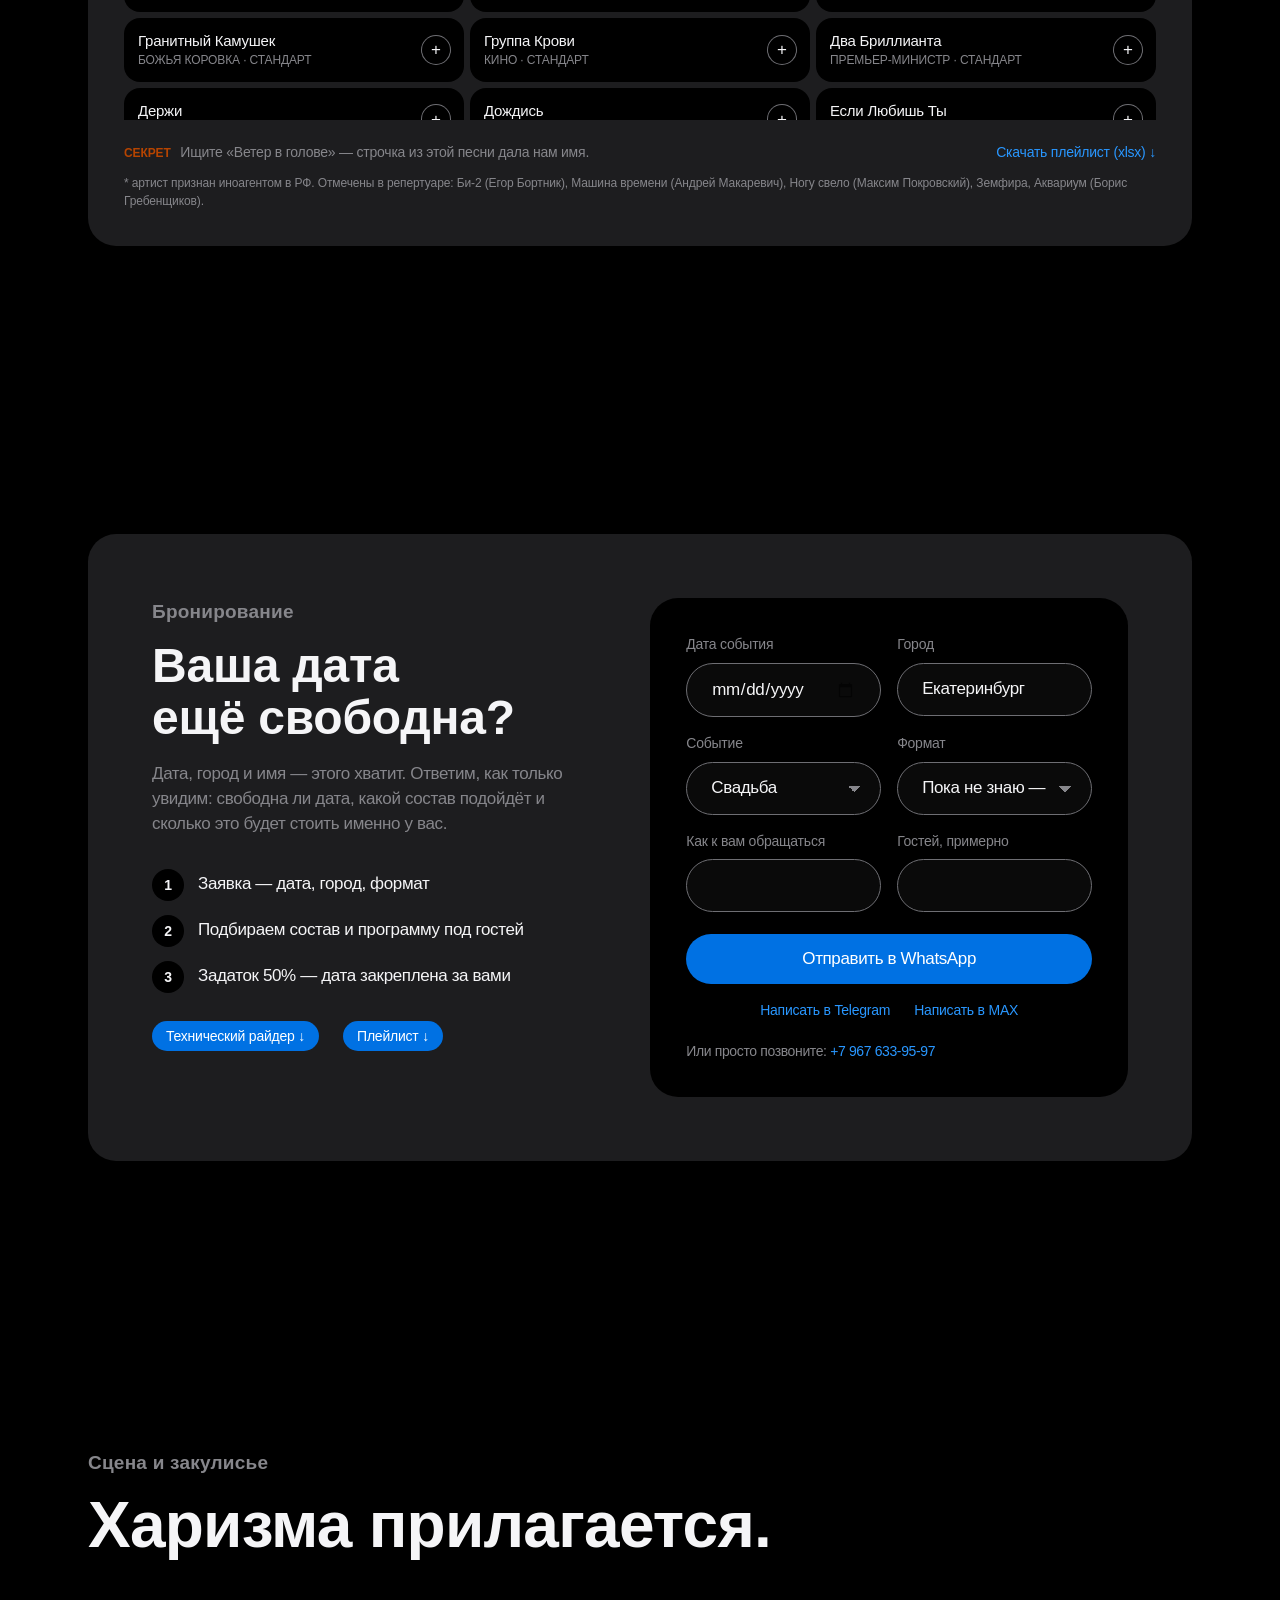
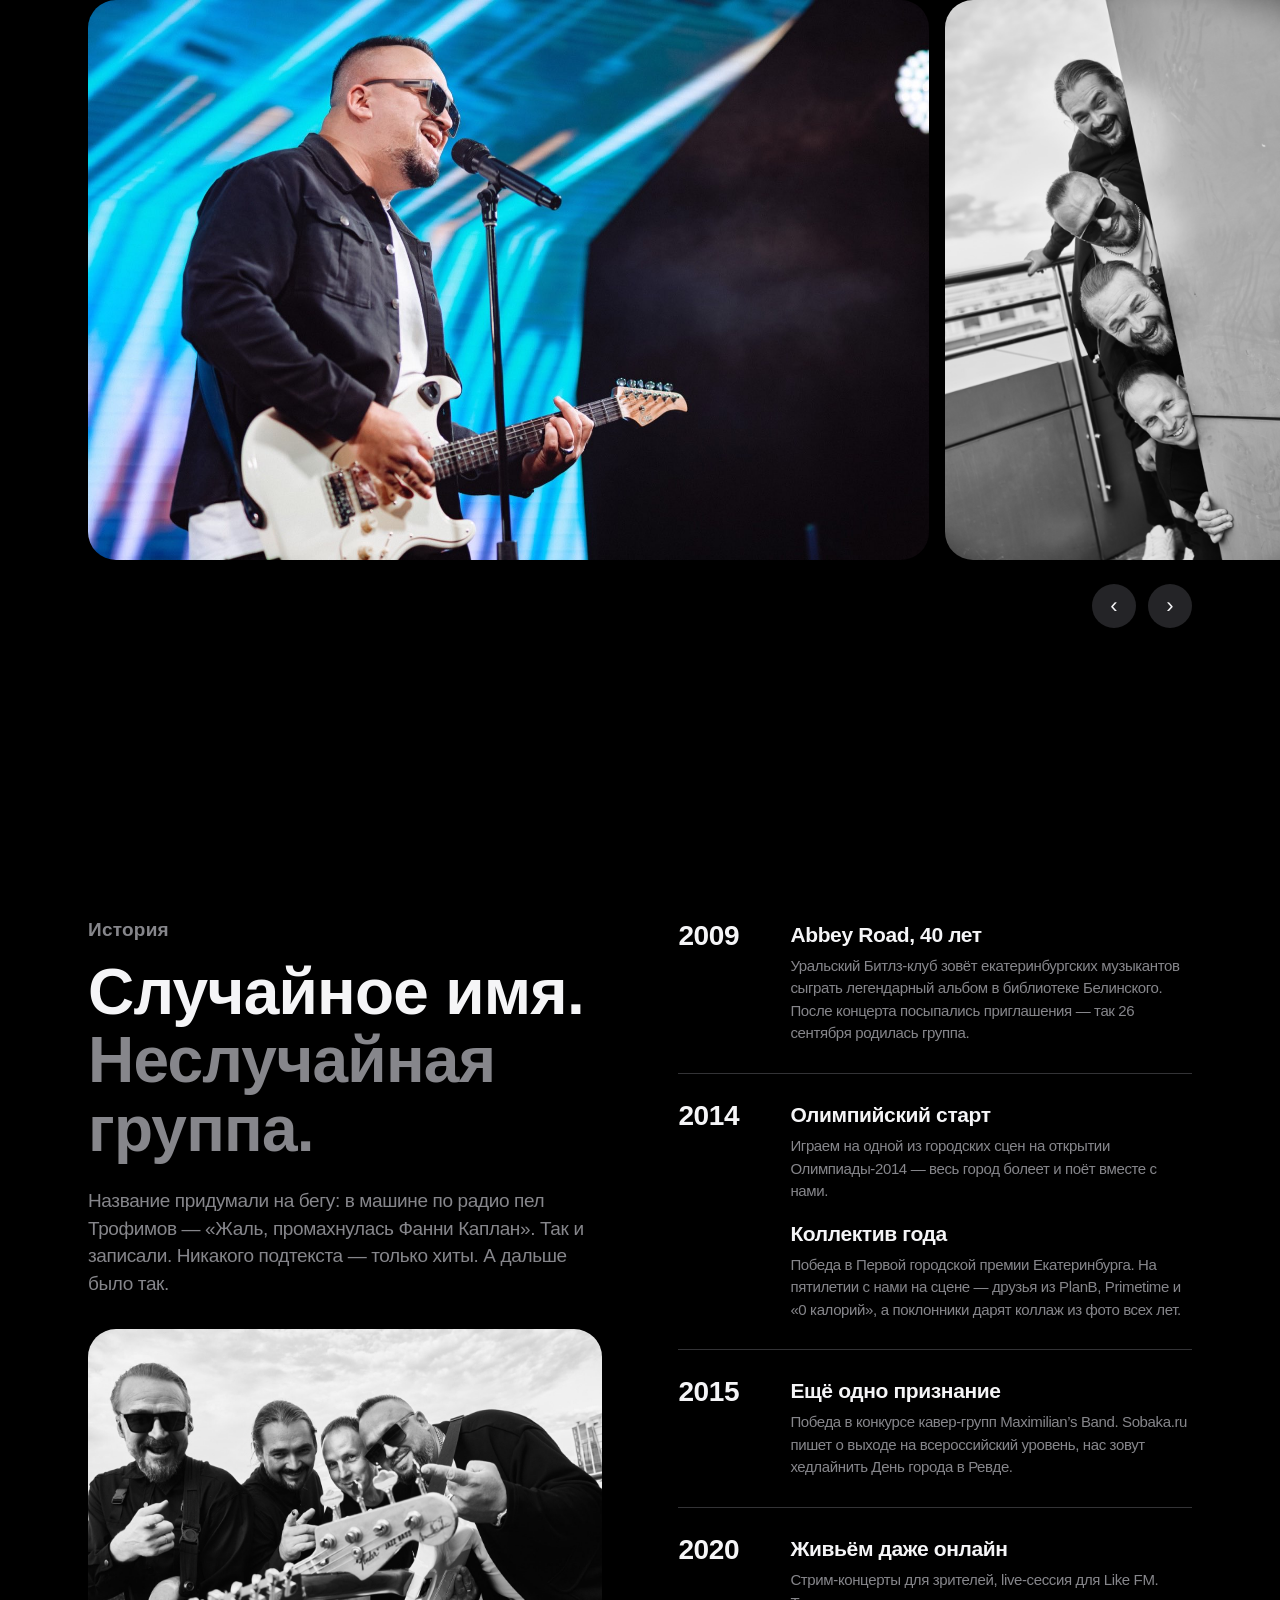
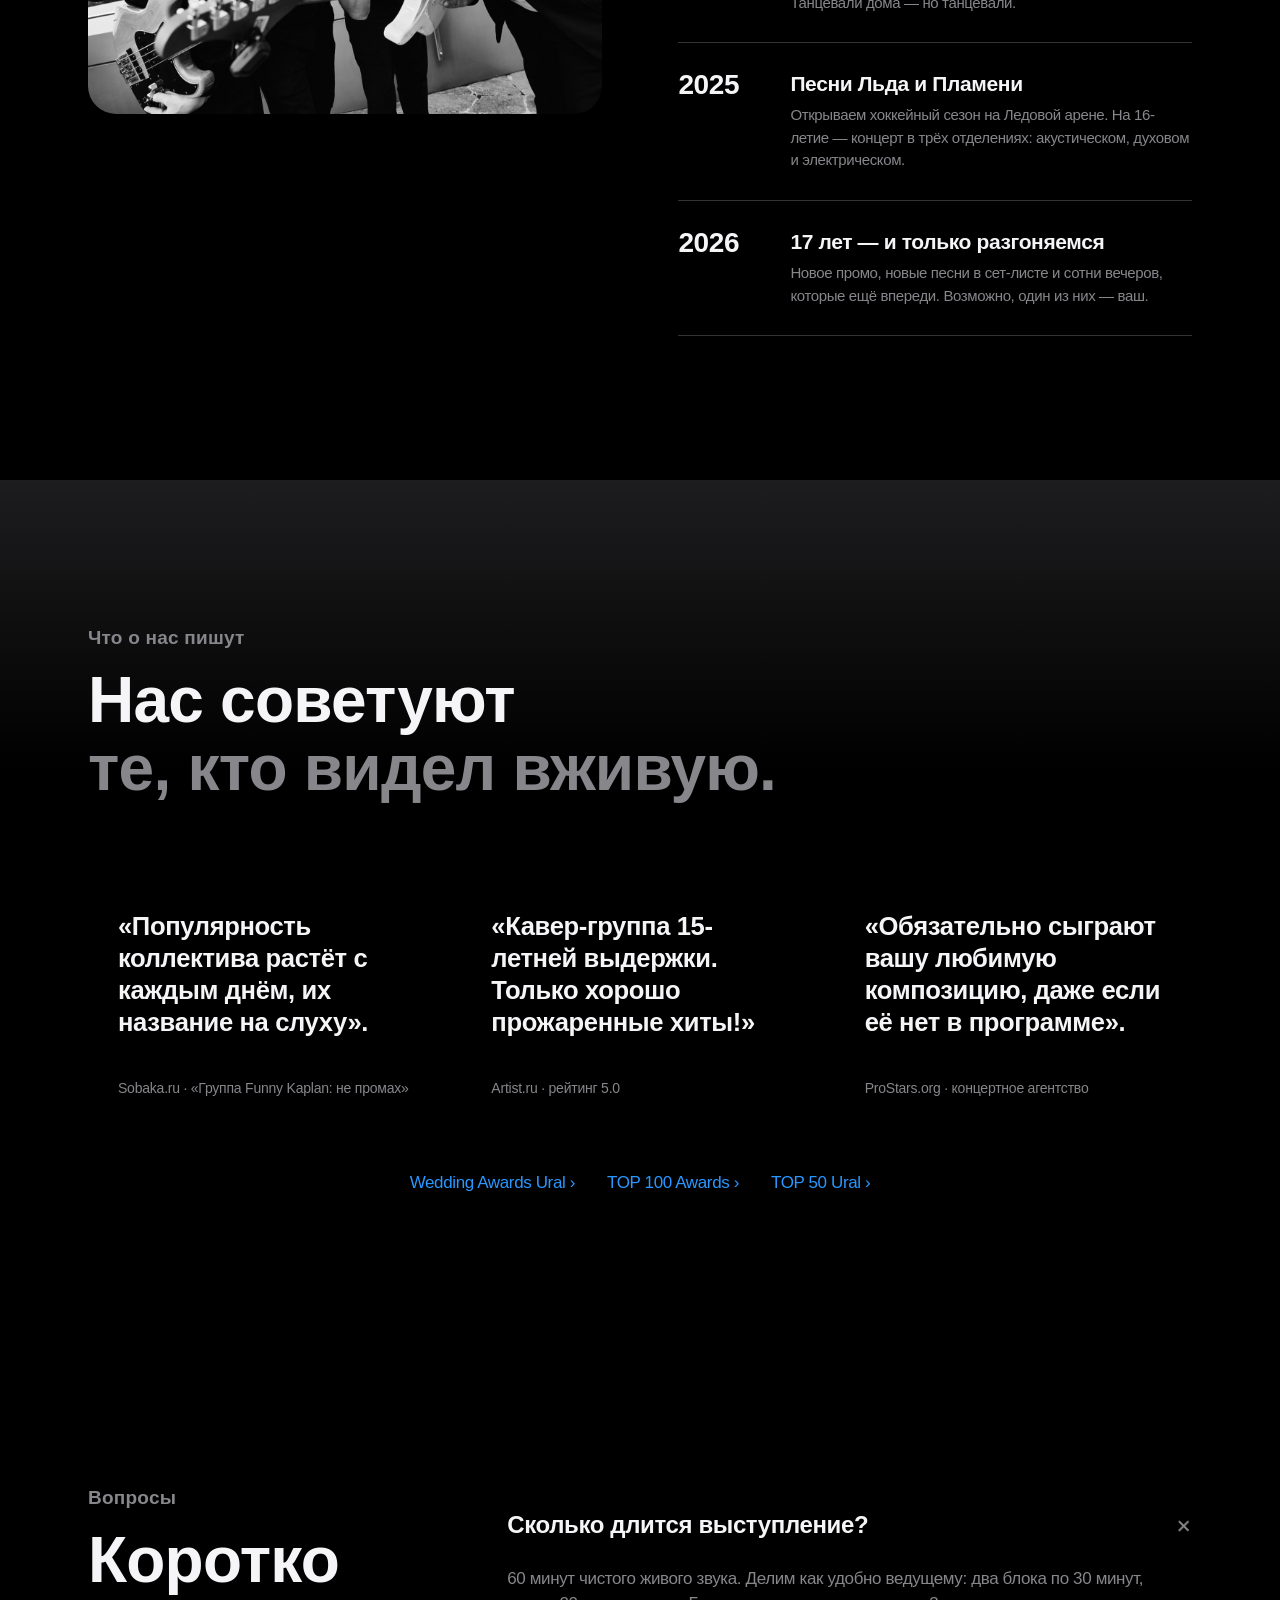
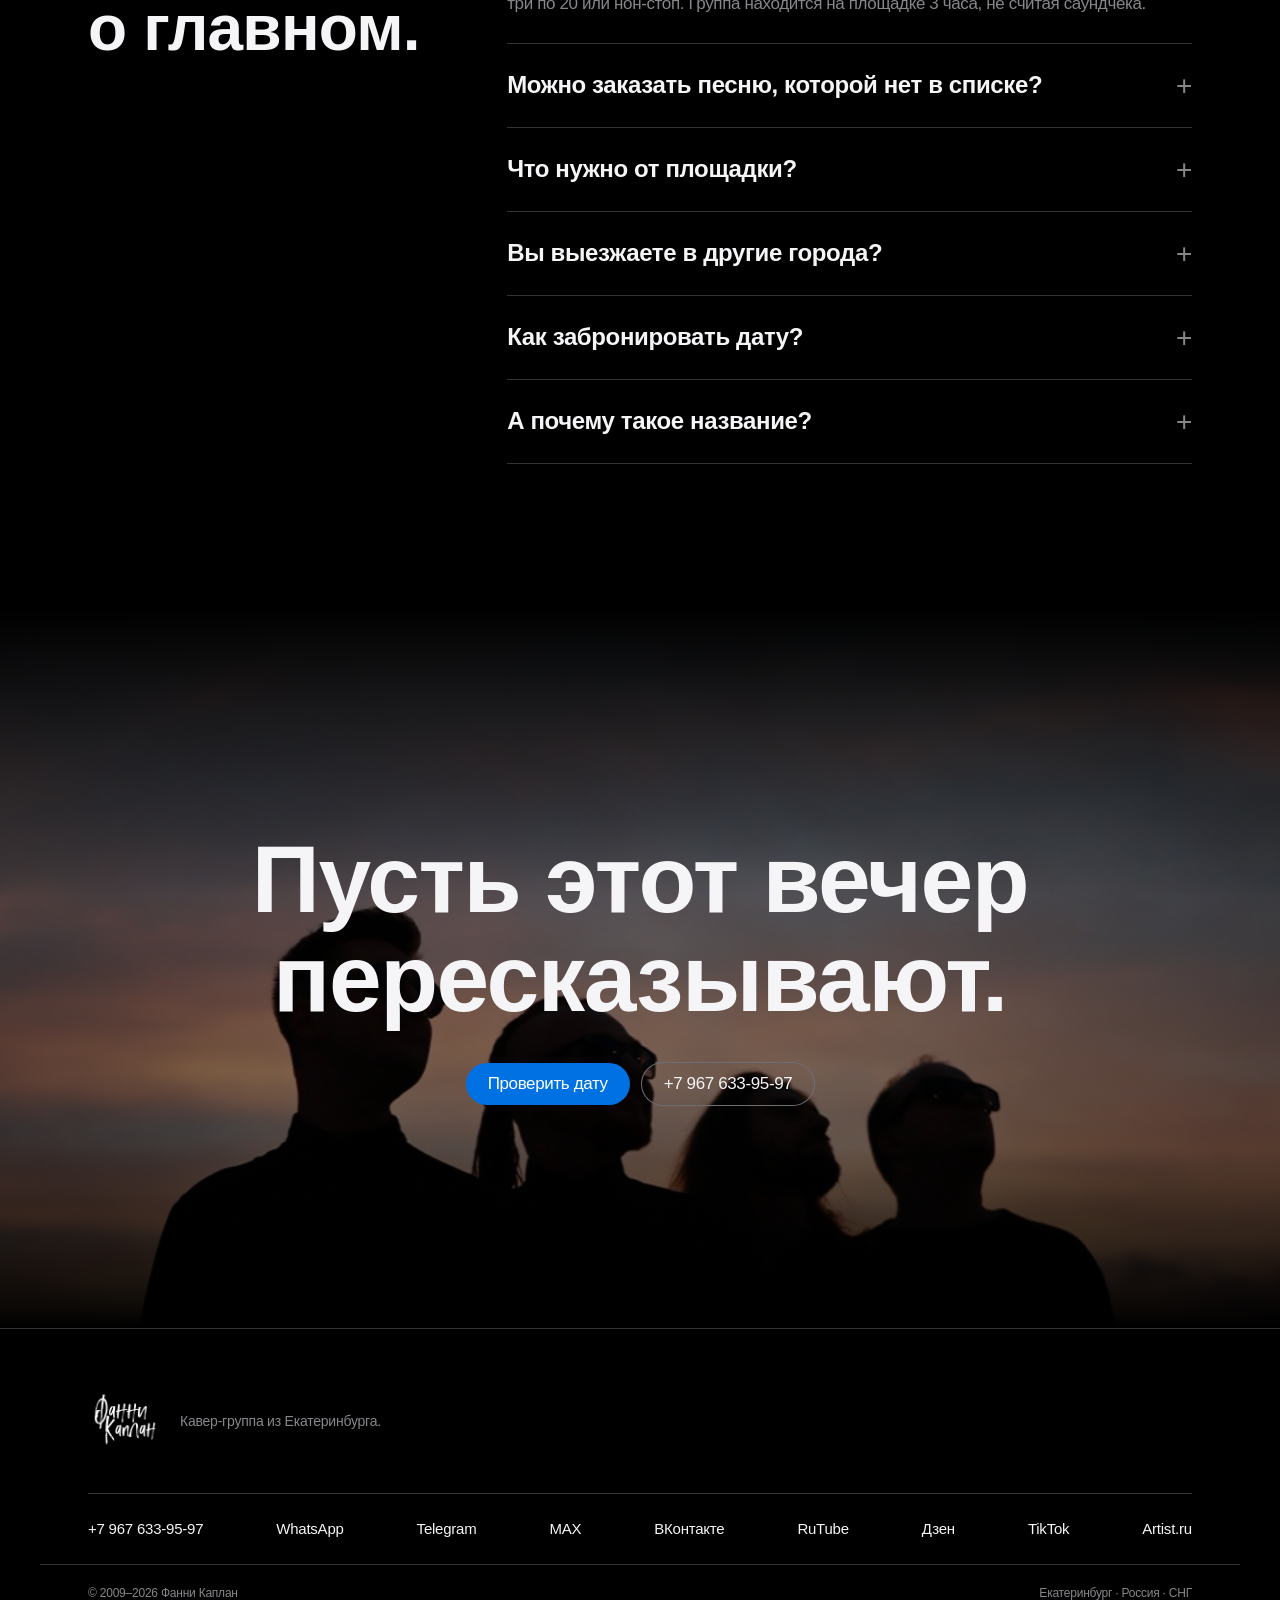
<file: events/index.html>
<!doctype html>
<html lang="ru">
<head>
  <meta charset="UTF-8" />
  <meta name="viewport" content="width=device-width, initial-scale=1.0" />
  <title>Для какого вечера — Фанни Каплан</title>
  <meta name="robots" content="noindex" />
  <link rel="canonical" href="https://funnykaplan.ru/#events" />
  <meta property="og:type" content="website" />
  <meta property="og:title" content="Фанни Каплан — Для какого вечера" />
  <meta property="og:description" content="Свадьба, корпоратив, юбилей, городской праздник." />
  <meta property="og:image" content="https://funnykaplan.ru/assets/video/hero-poster.jpg" />
  <meta http-equiv="refresh" content="0; url=../#events" />
  <script>location.replace('../' + location.search + '#events');</script>
  <style>body { margin: 0; background: #000; }</style>
</head>
<body></body>
</html>
</file>
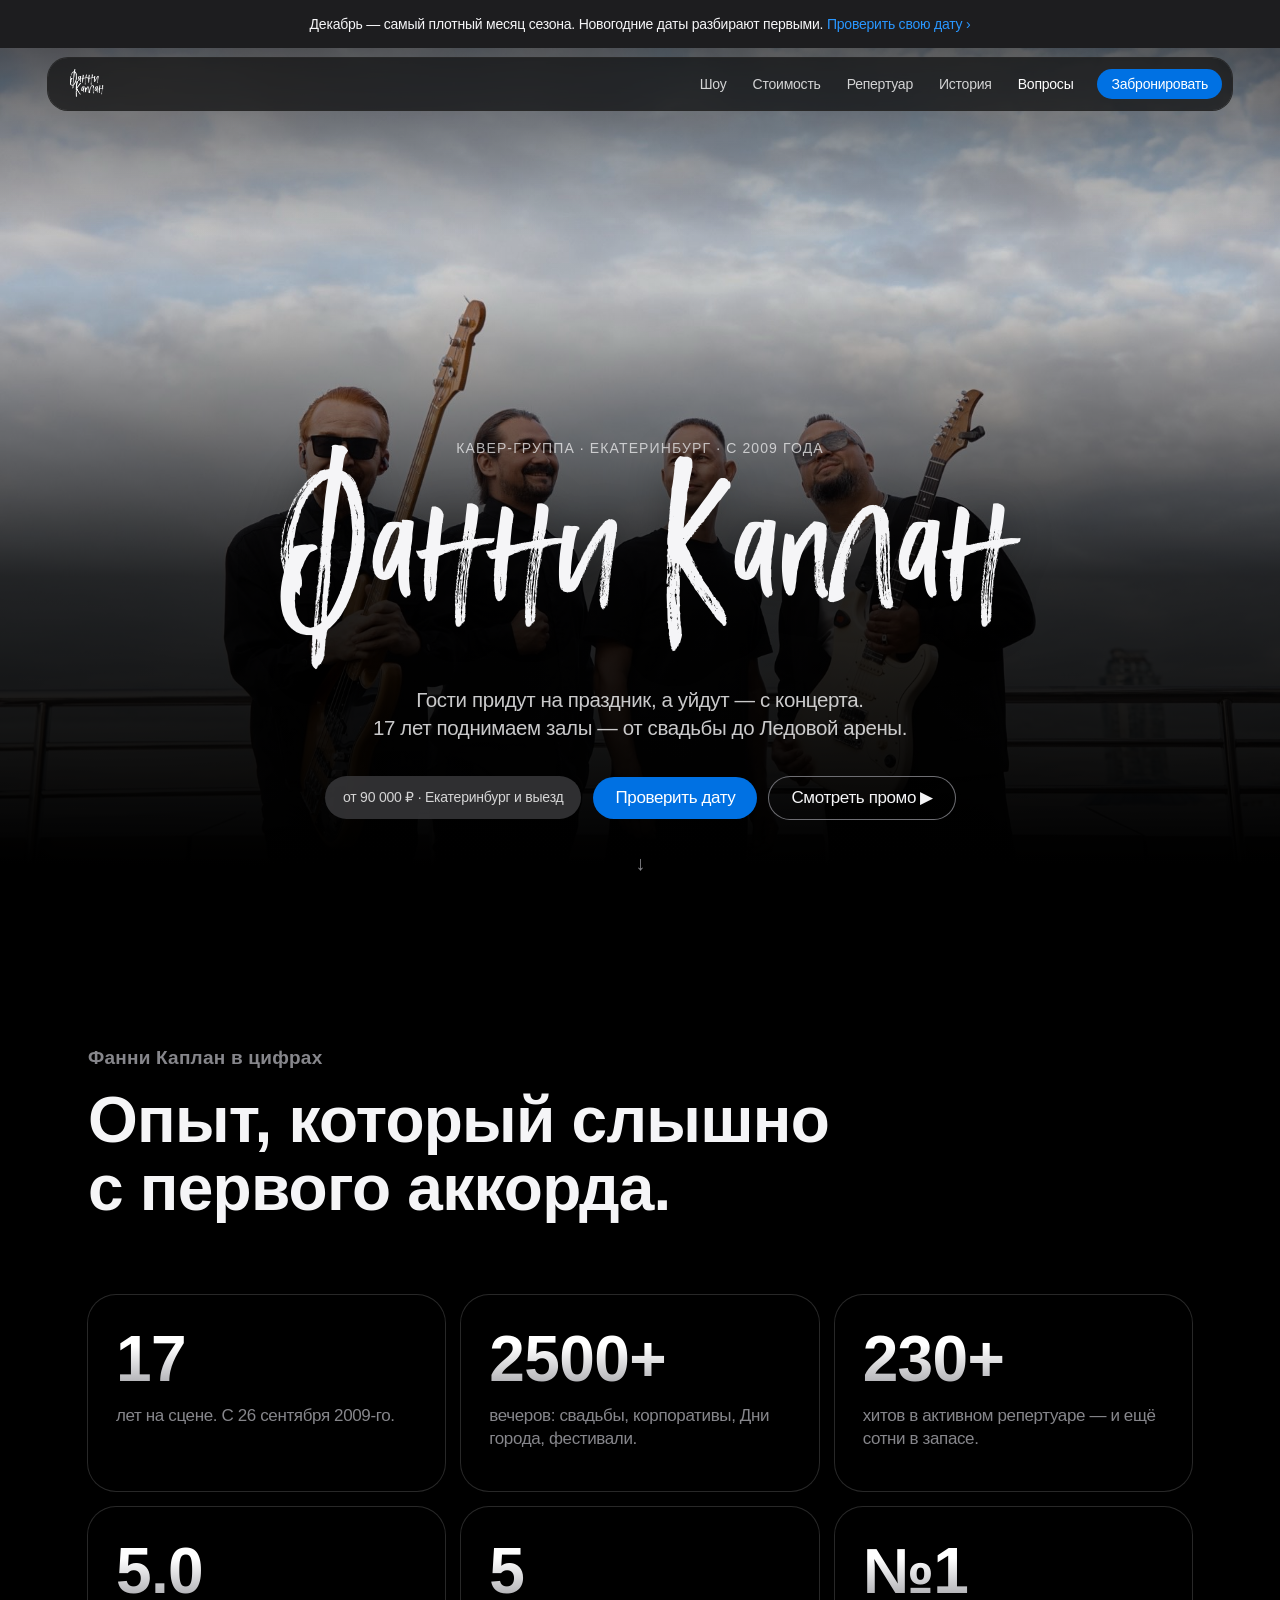
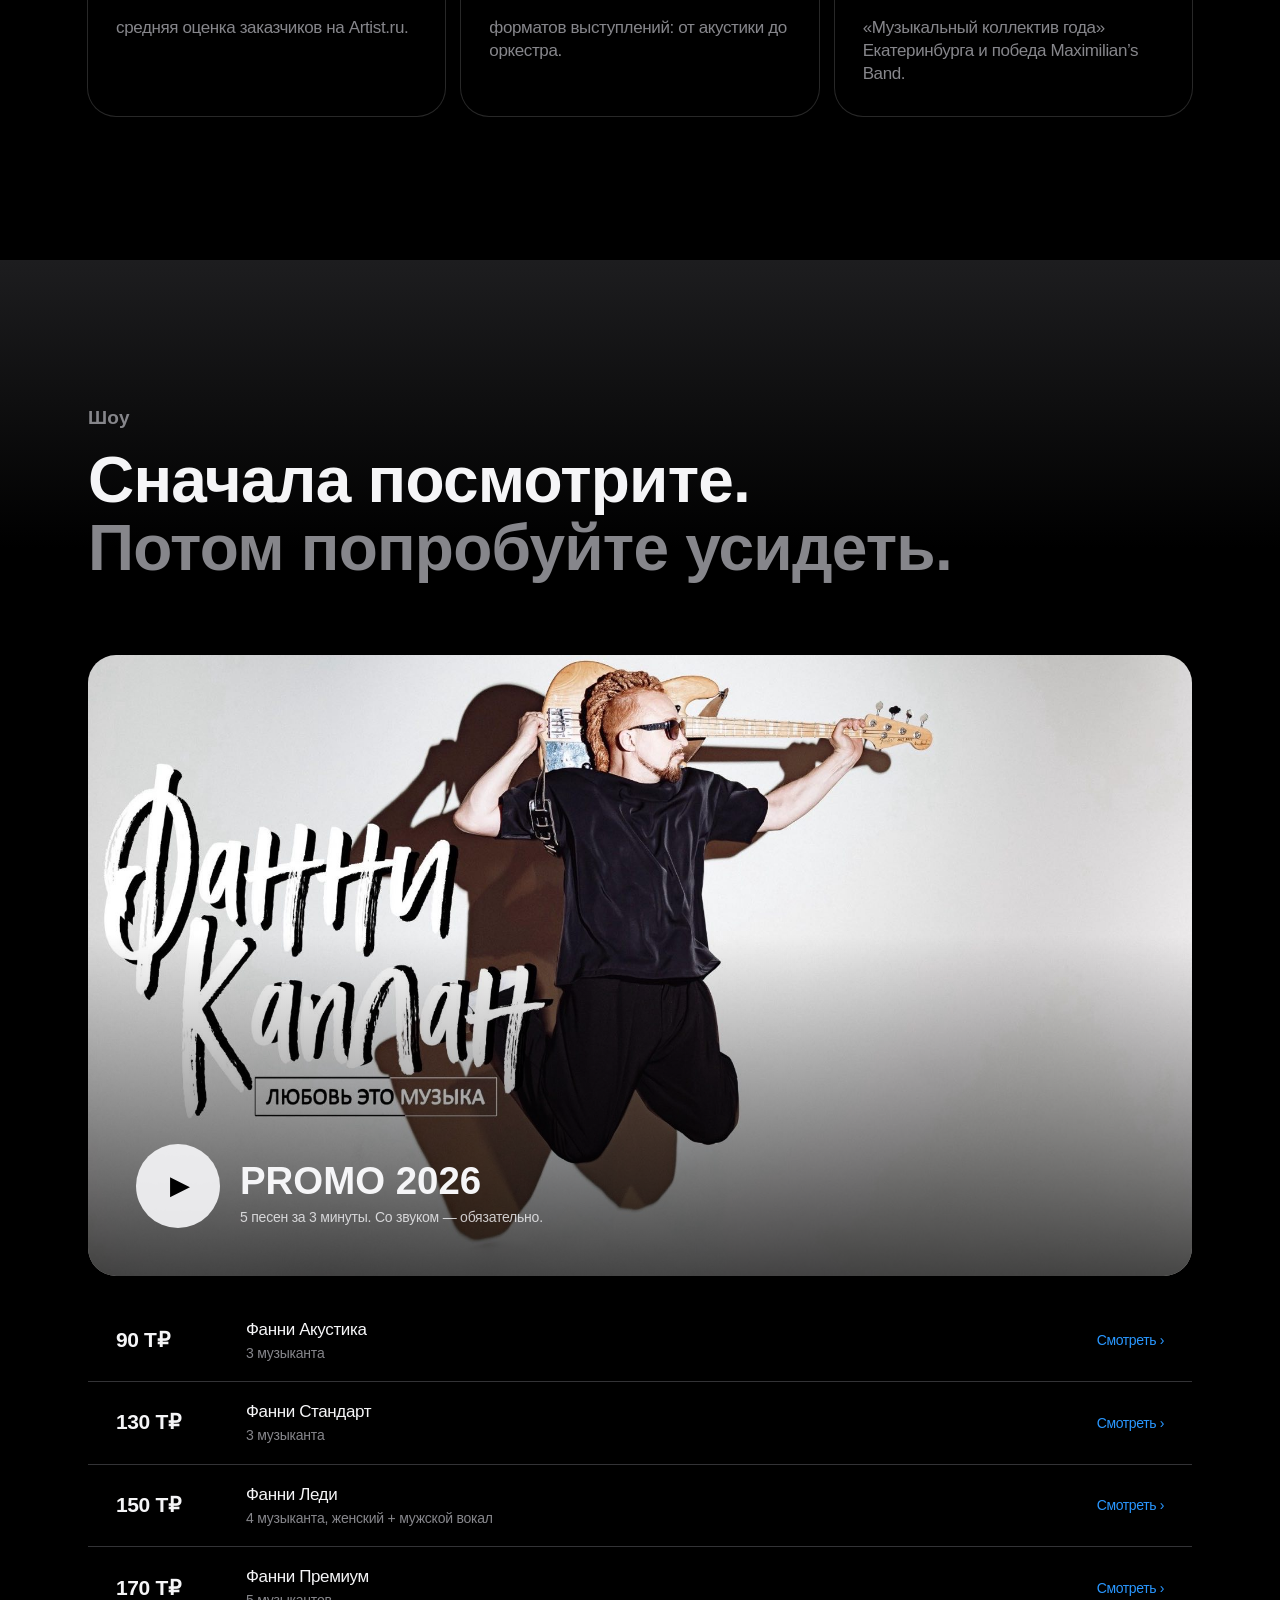
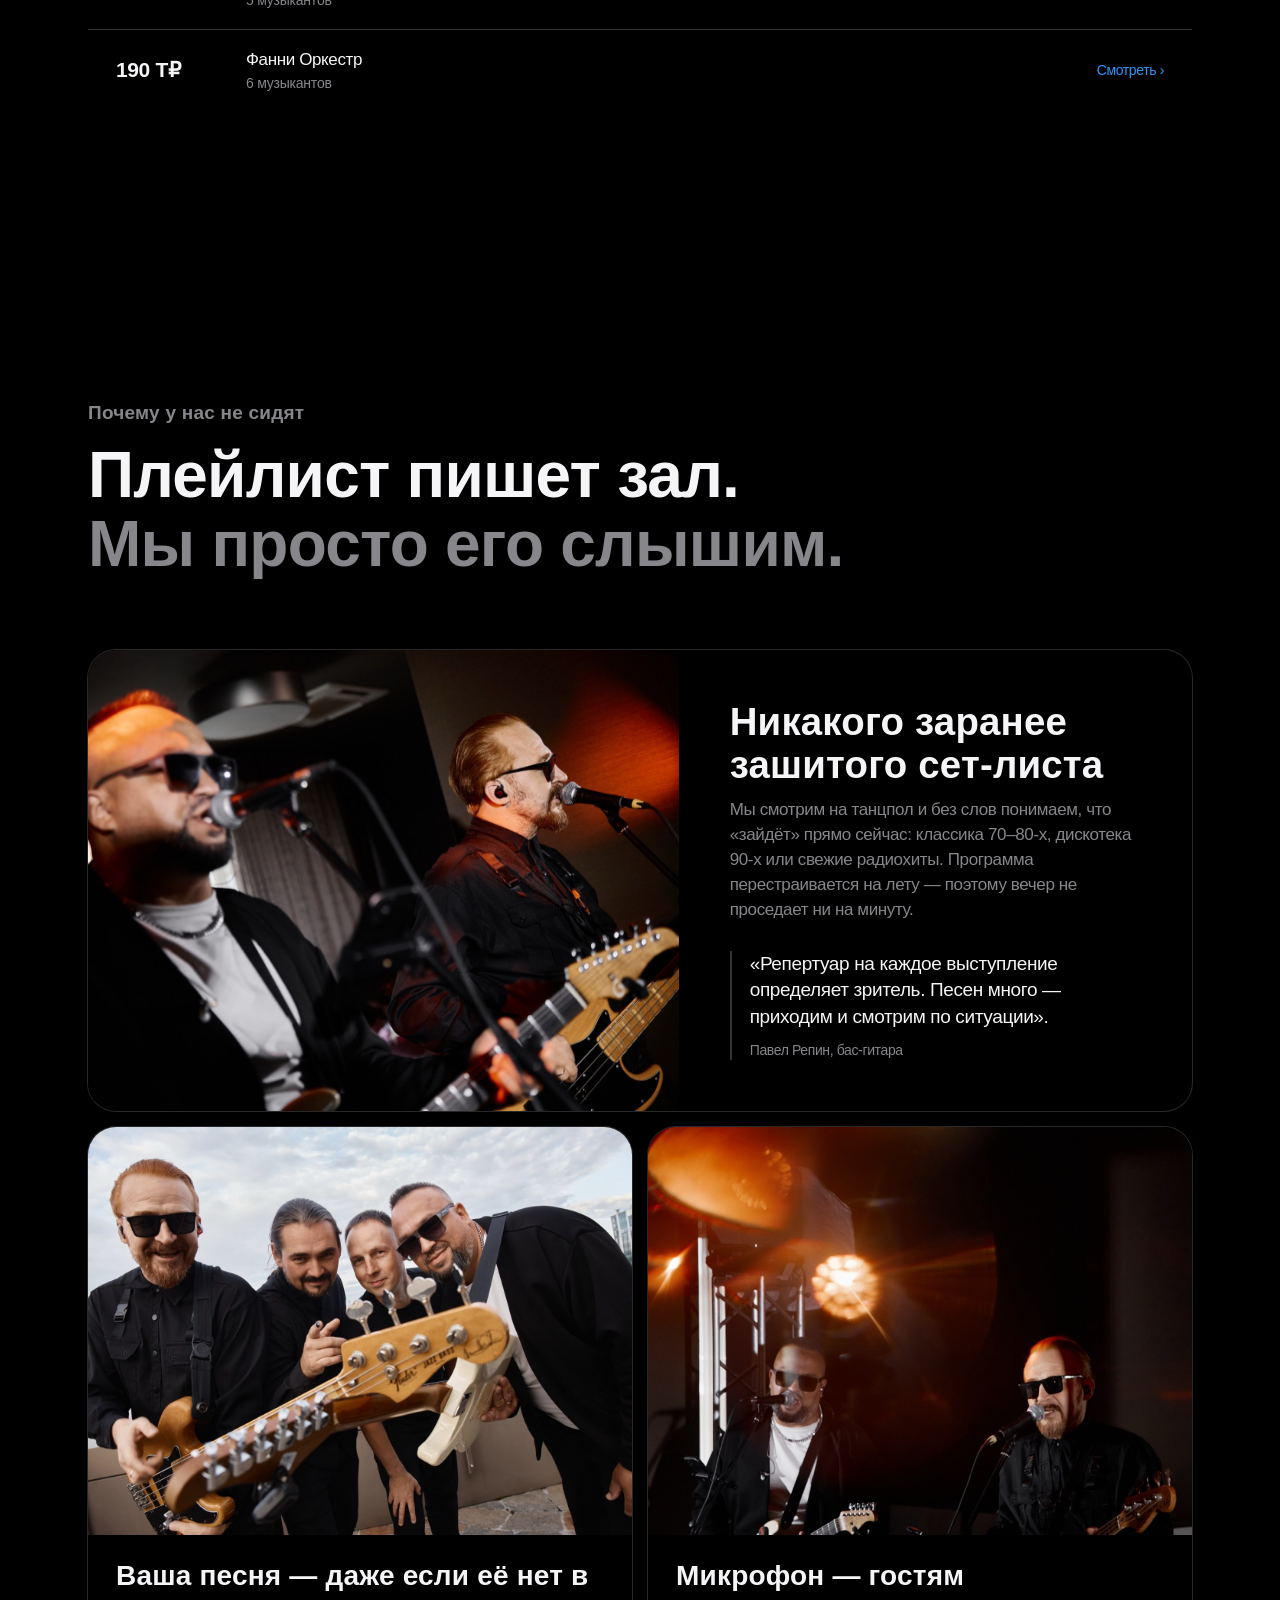
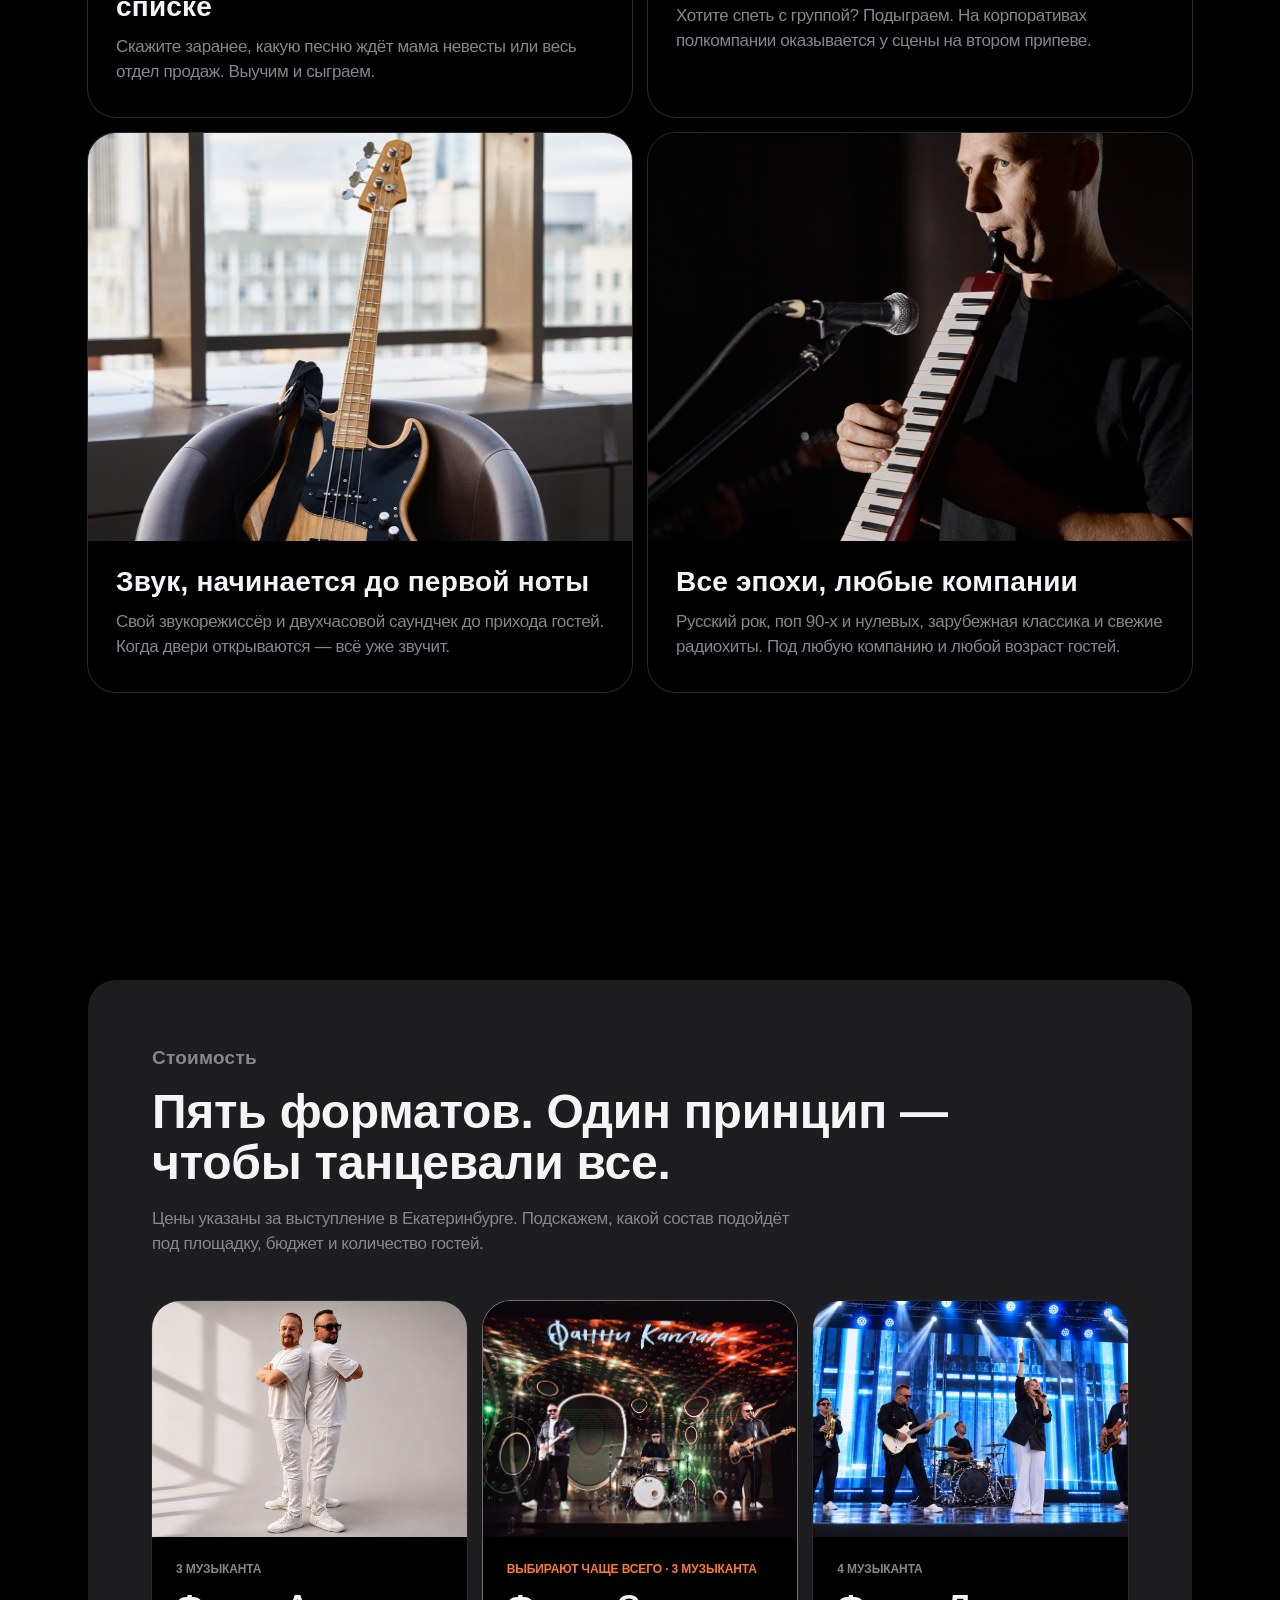
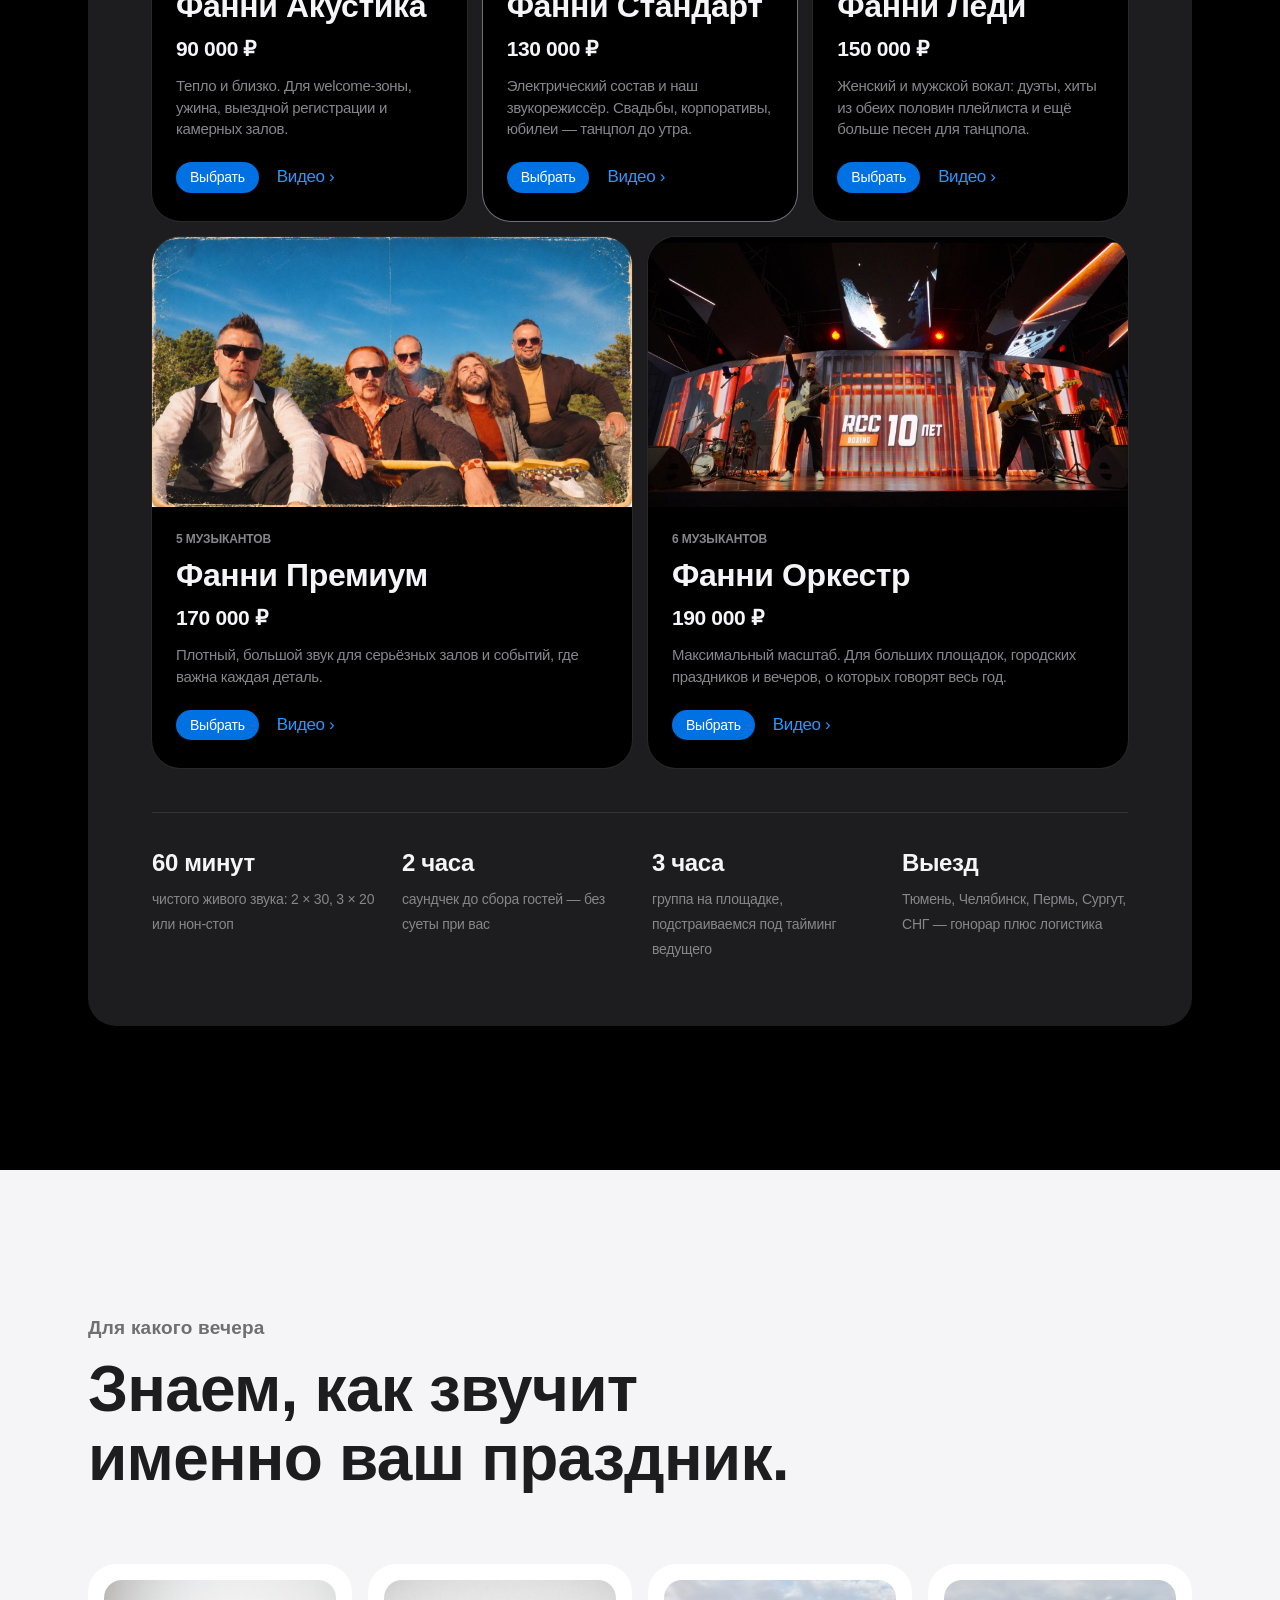
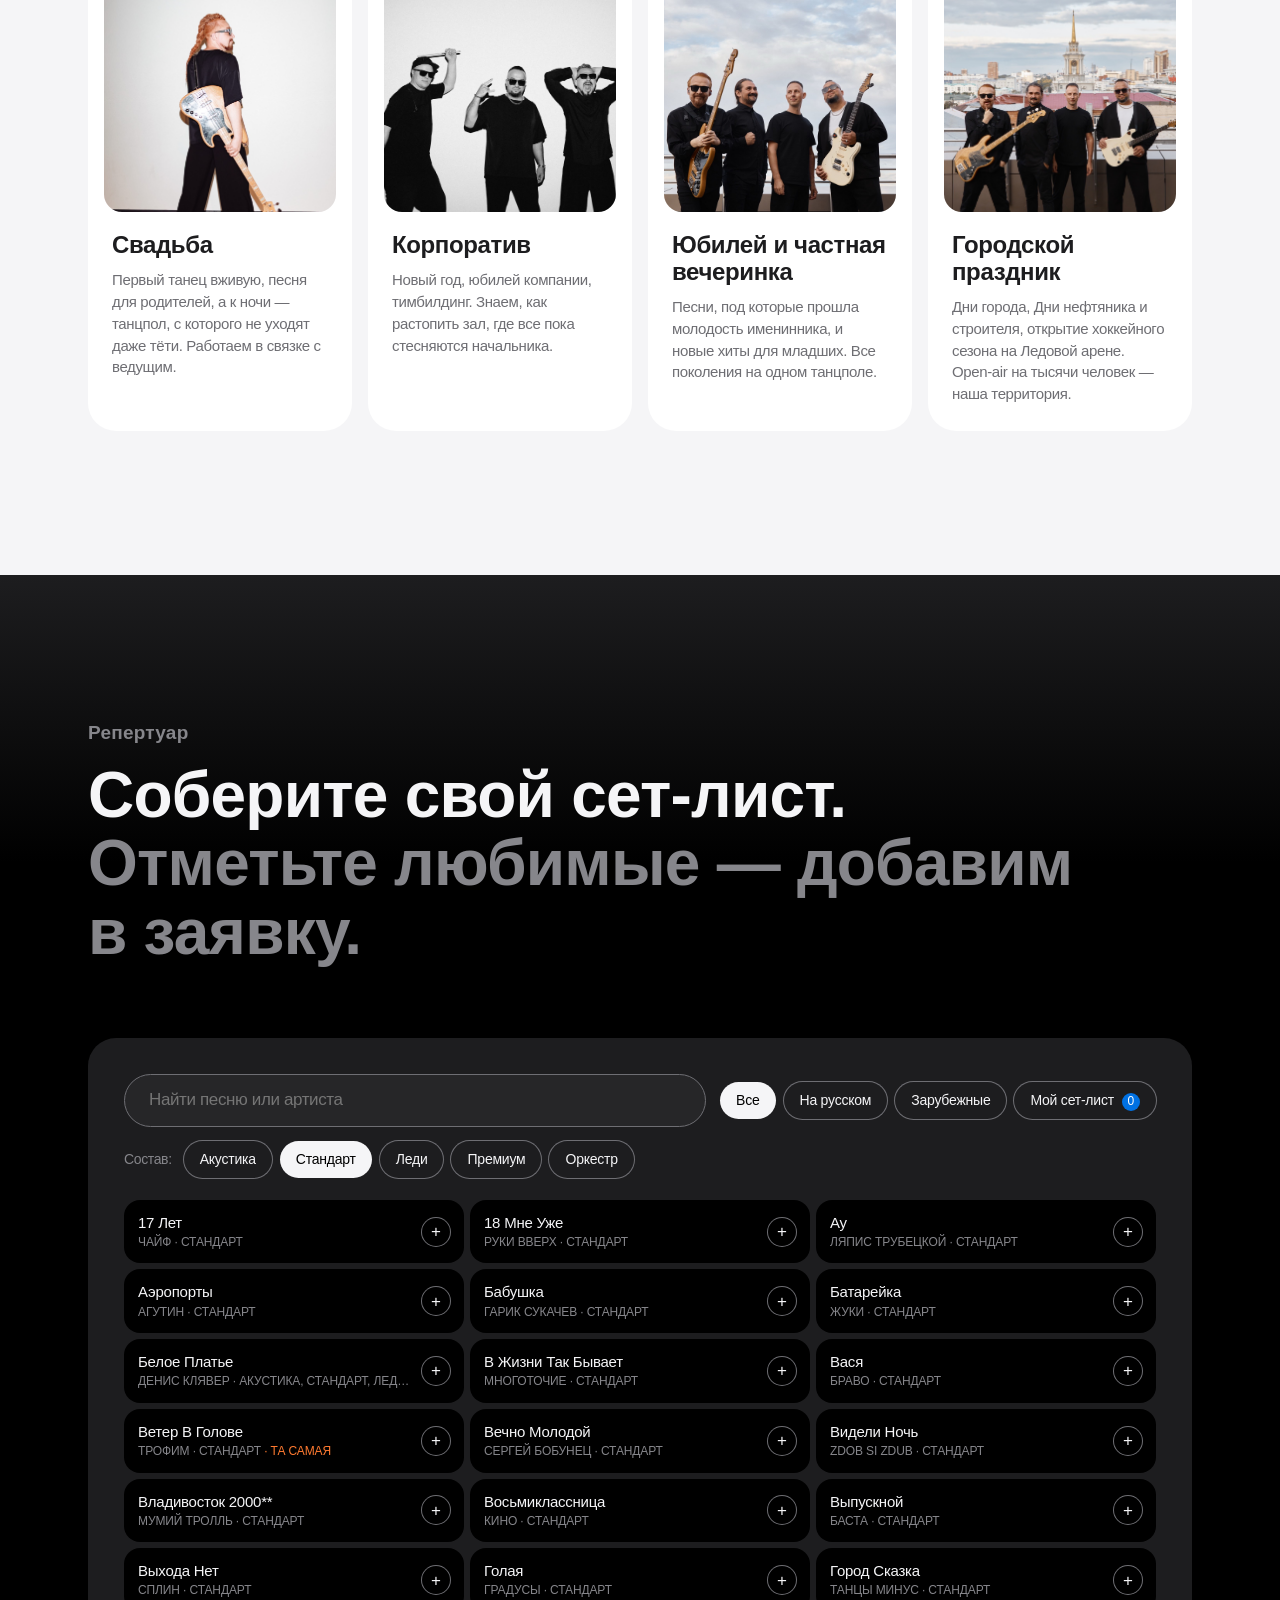
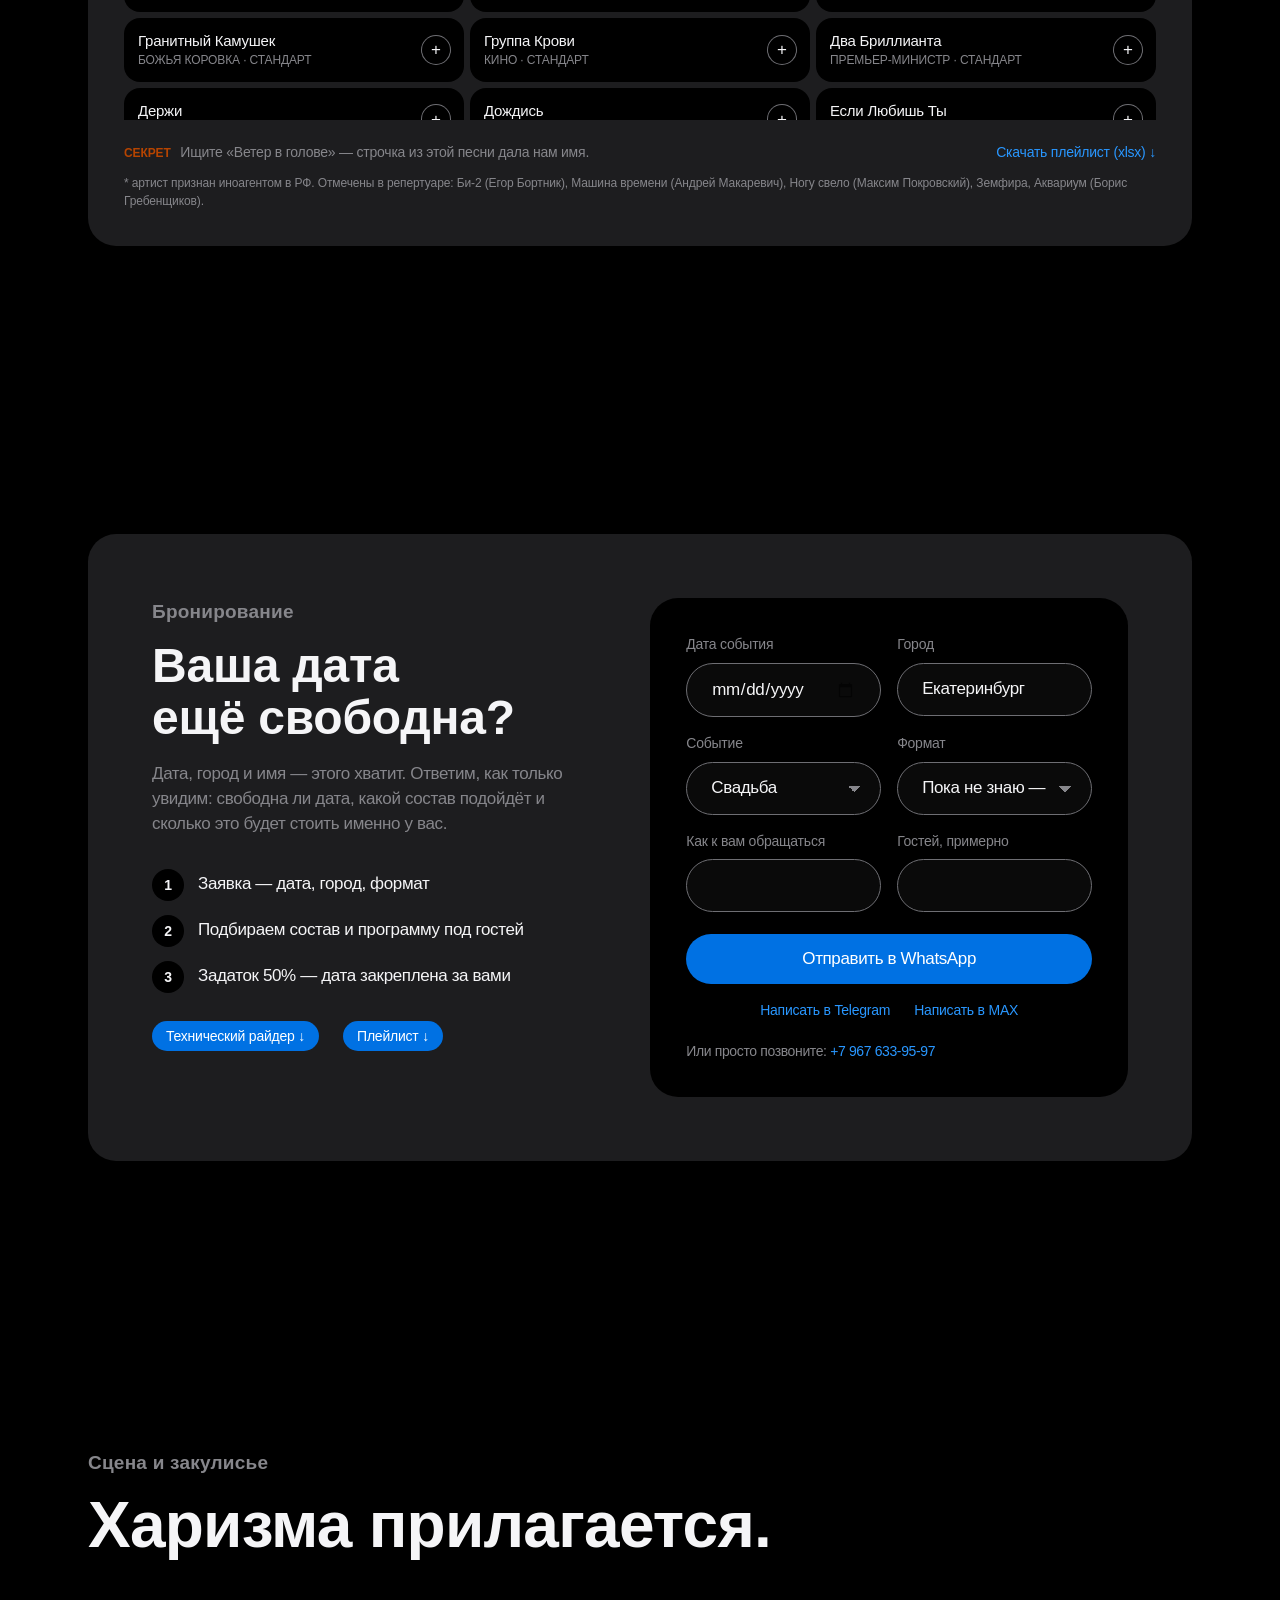
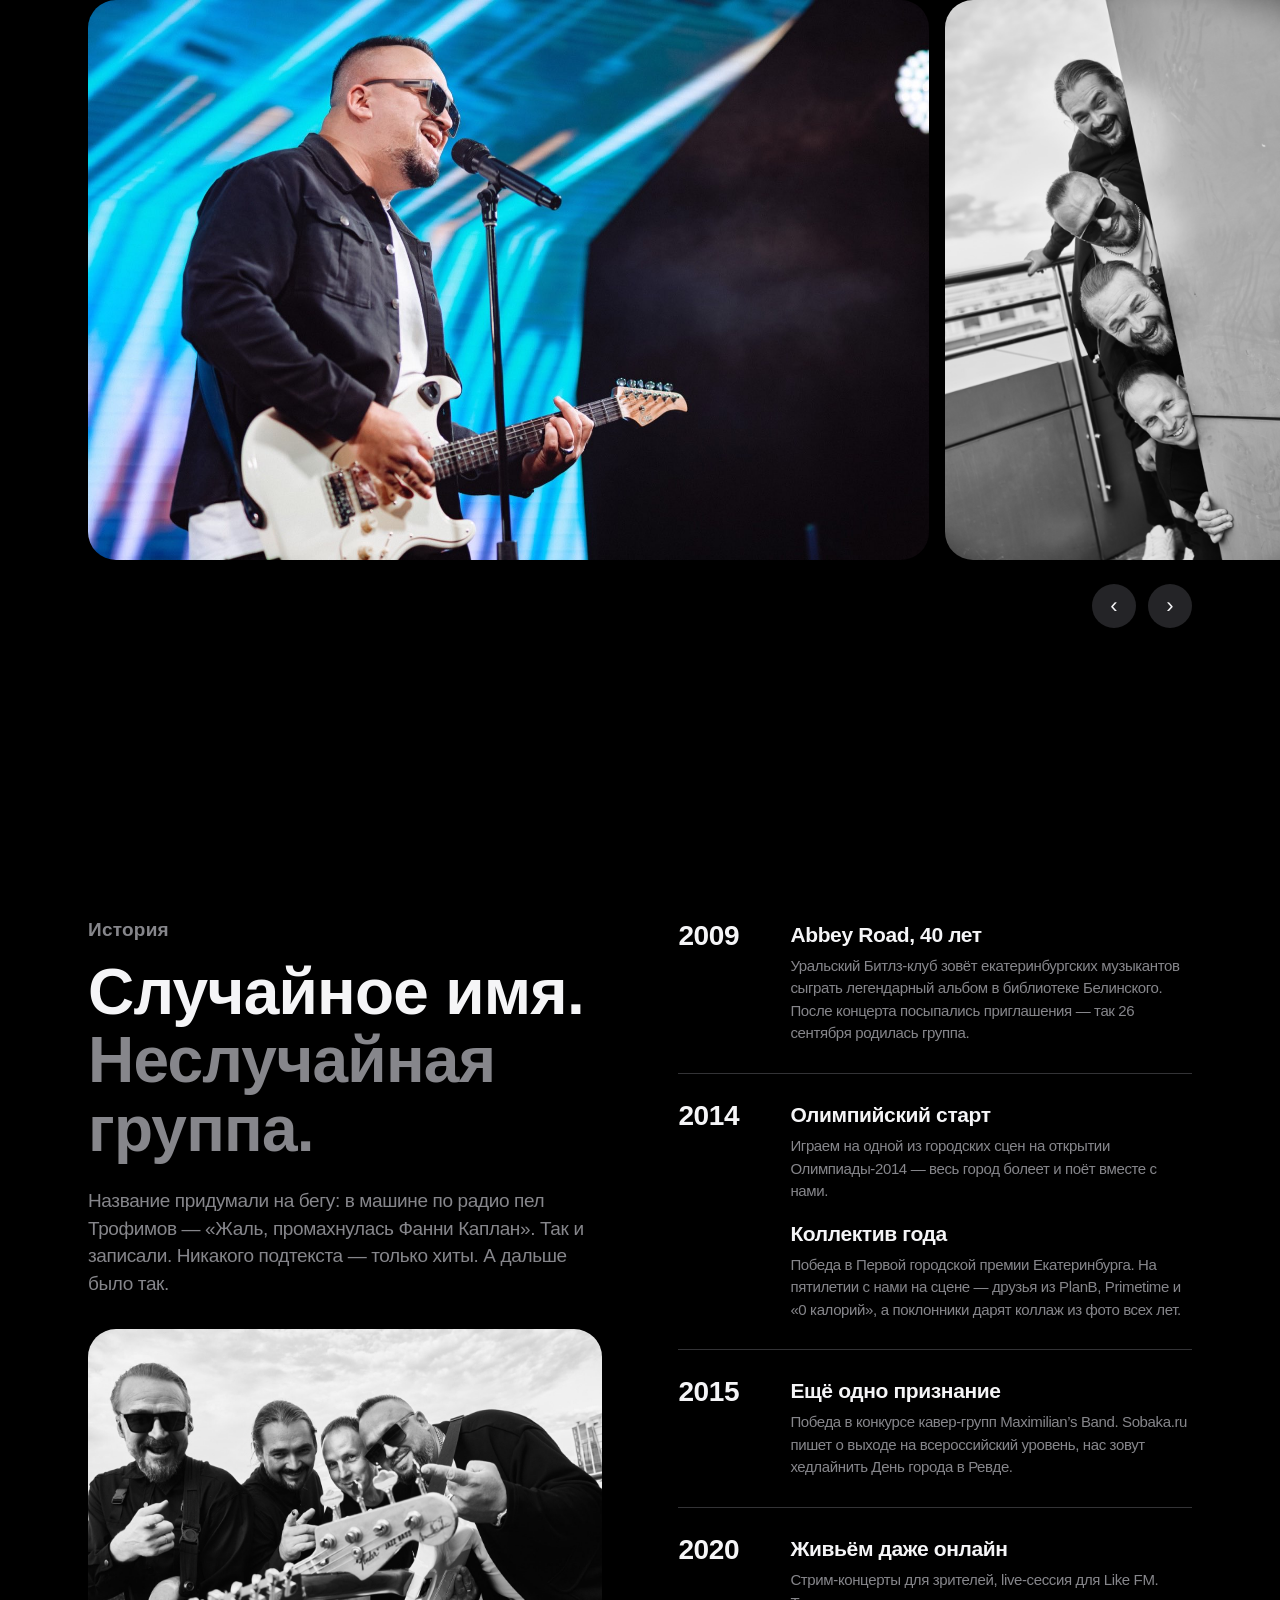
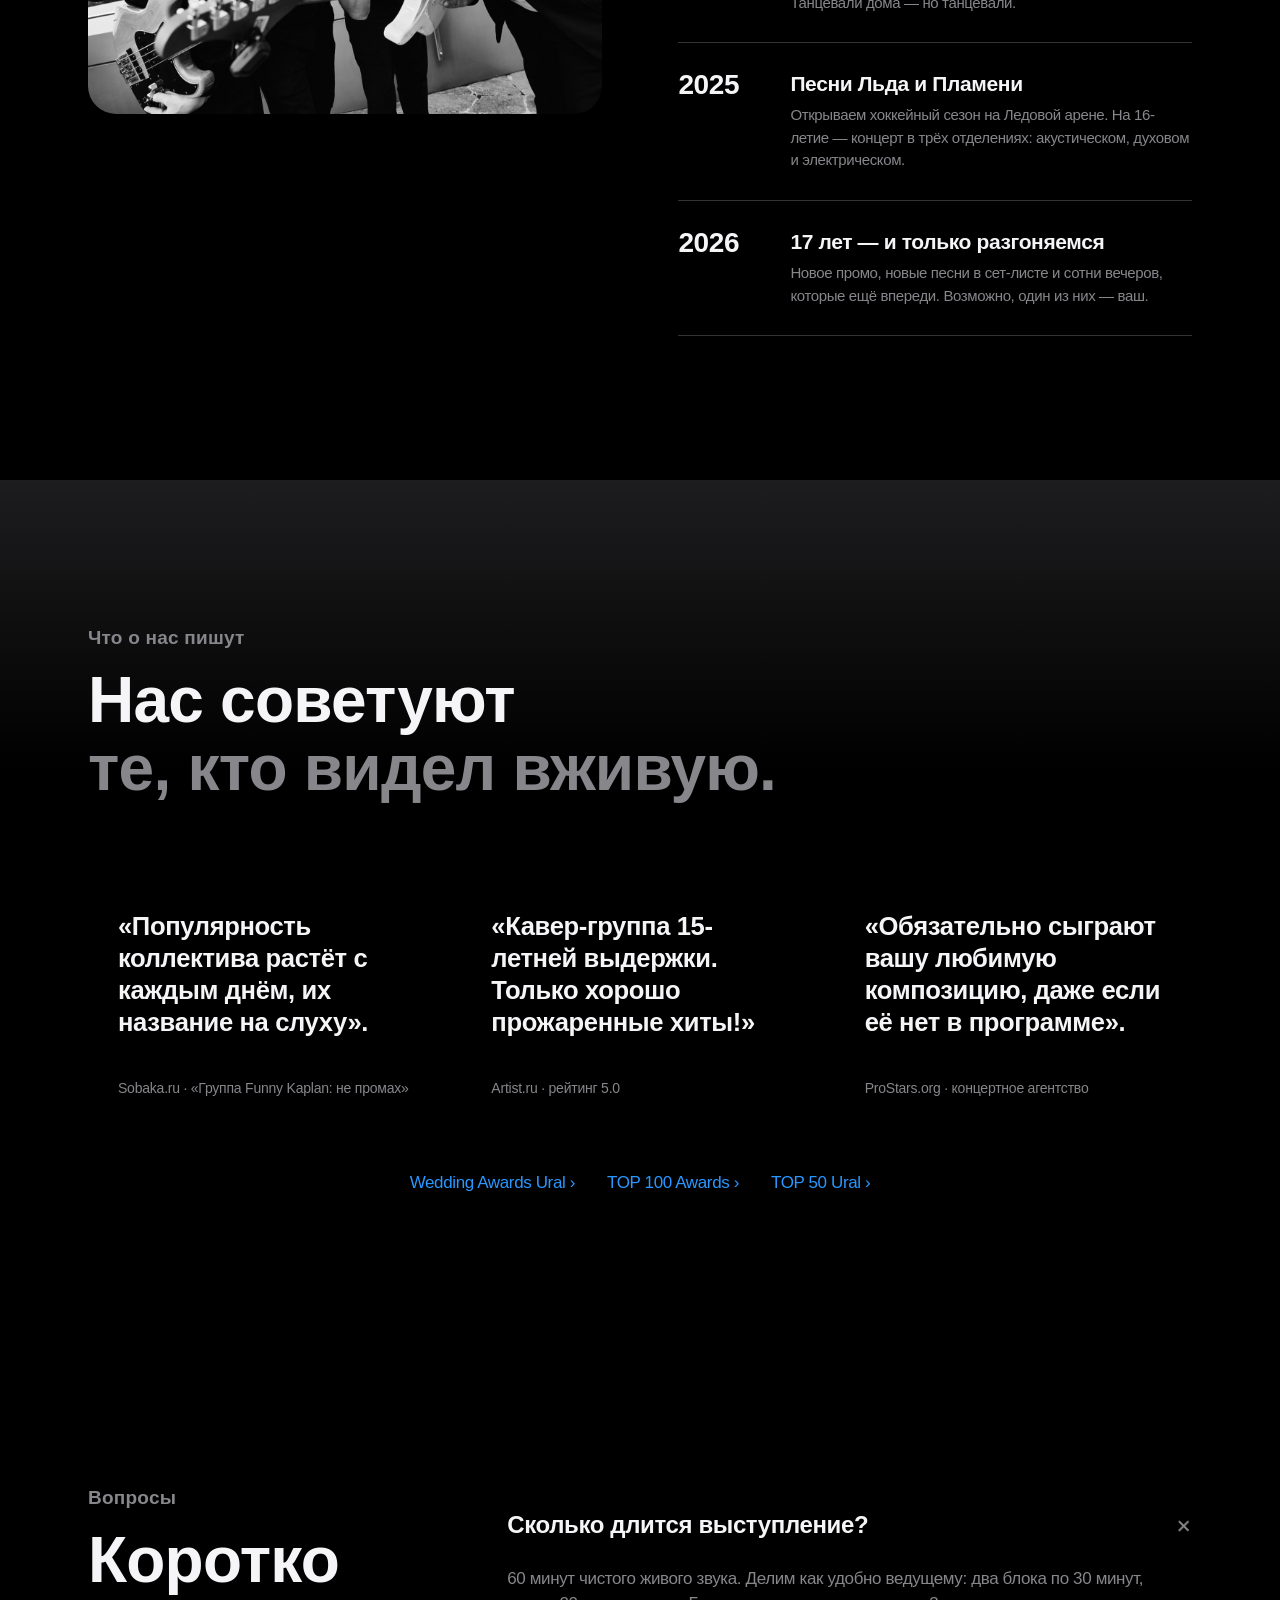
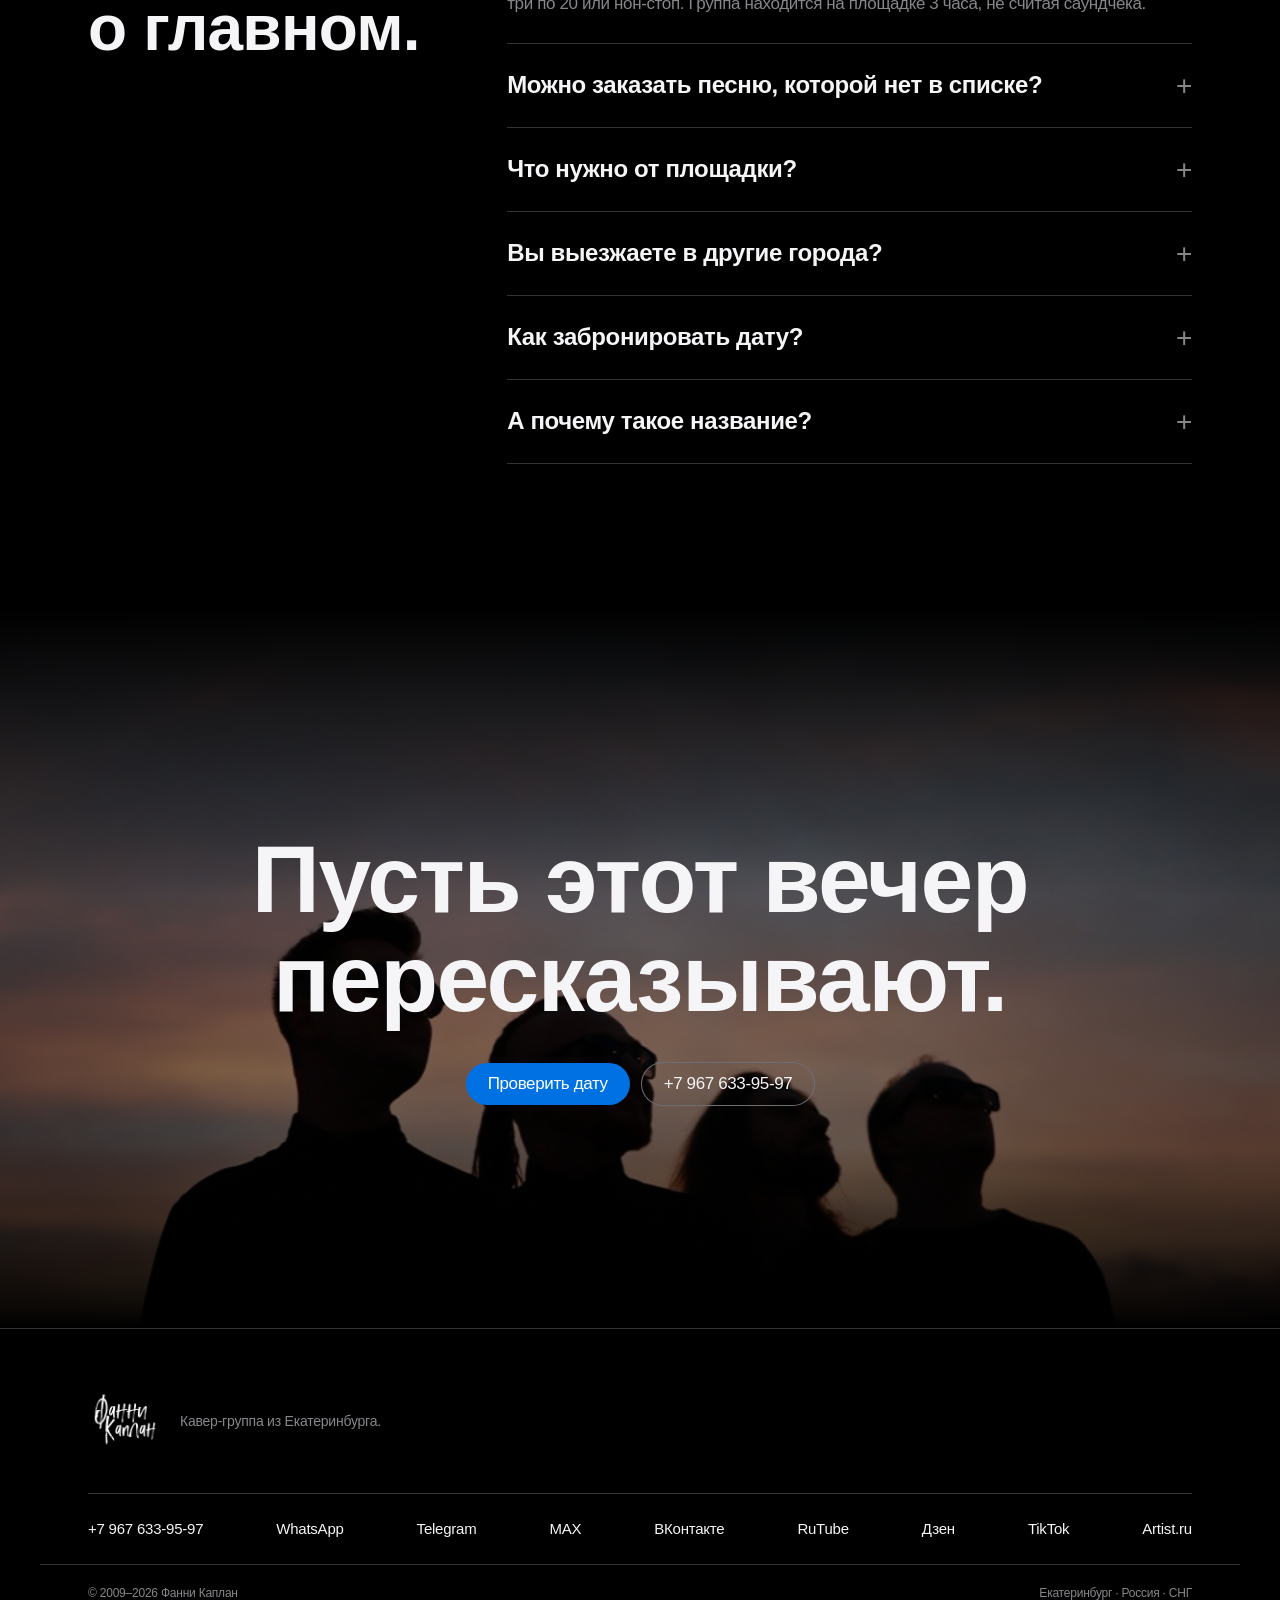
<file: faq/index.html>
<!doctype html>
<html lang="ru">
<head>
  <meta charset="UTF-8" />
  <meta name="viewport" content="width=device-width, initial-scale=1.0" />
  <title>Вопросы — Фанни Каплан</title>
  <meta name="robots" content="noindex" />
  <link rel="canonical" href="https://funnykaplan.ru/#faq" />
  <meta property="og:type" content="website" />
  <meta property="og:title" content="Фанни Каплан — Вопросы" />
  <meta property="og:description" content="Длительность, райдер, выезд, бронирование — коротко о главном." />
  <meta property="og:image" content="https://funnykaplan.ru/assets/video/hero-poster.jpg" />
  <meta http-equiv="refresh" content="0; url=../#faq" />
  <script>location.replace('../' + location.search + '#faq');</script>
  <style>body { margin: 0; background: #000; }</style>
</head>
<body></body>
</html>
</file>
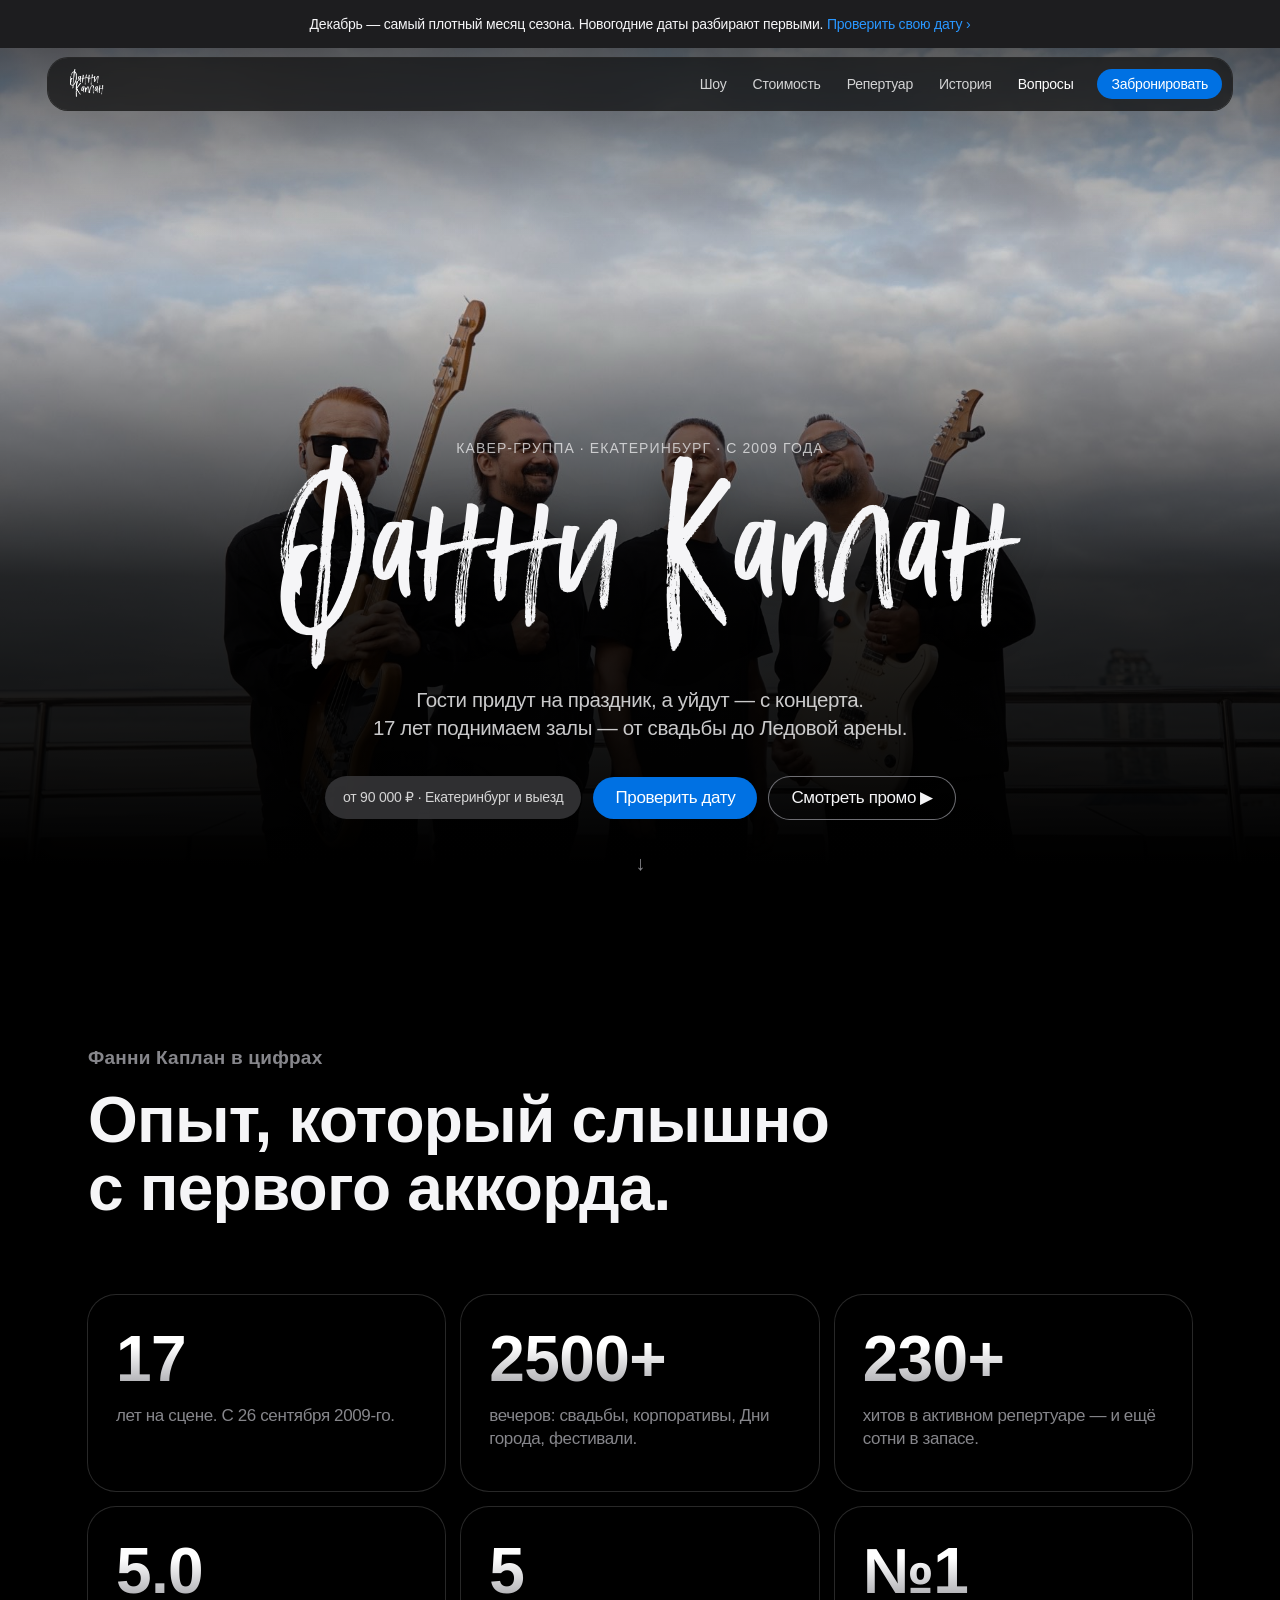
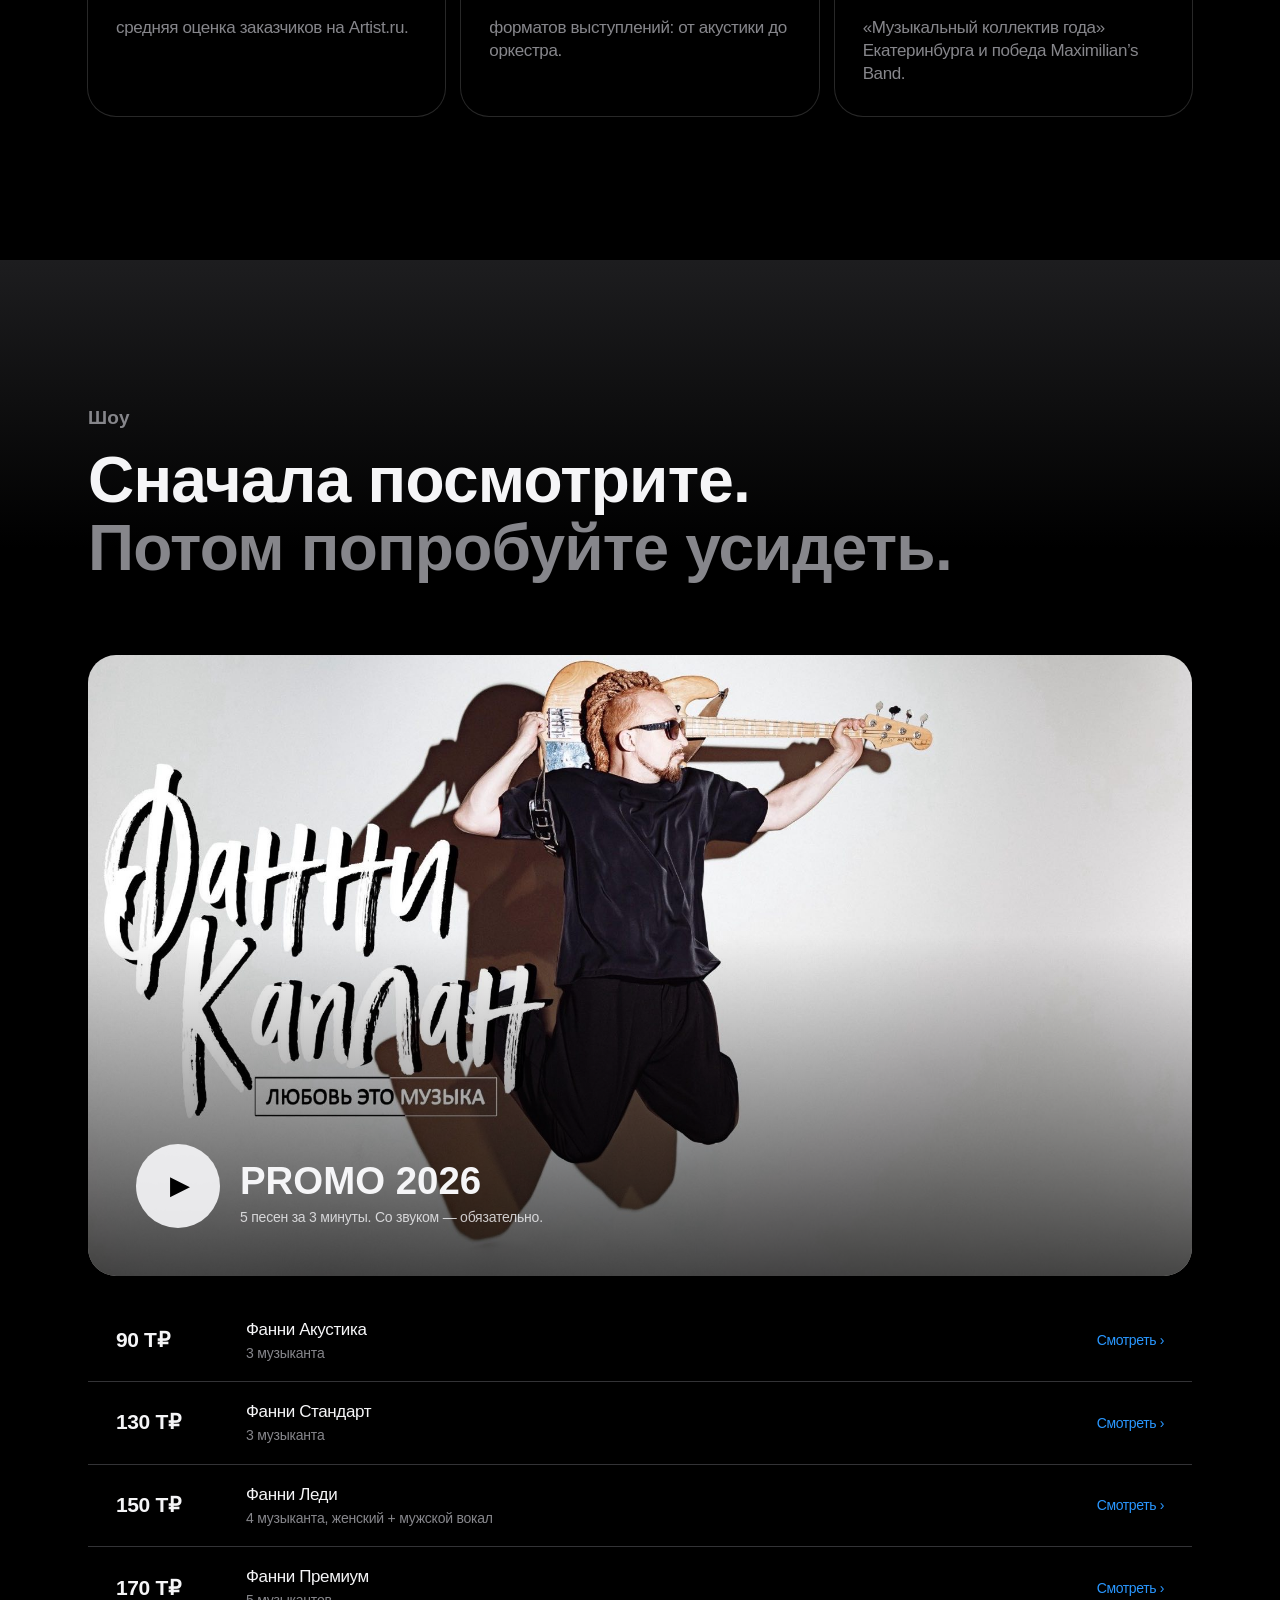
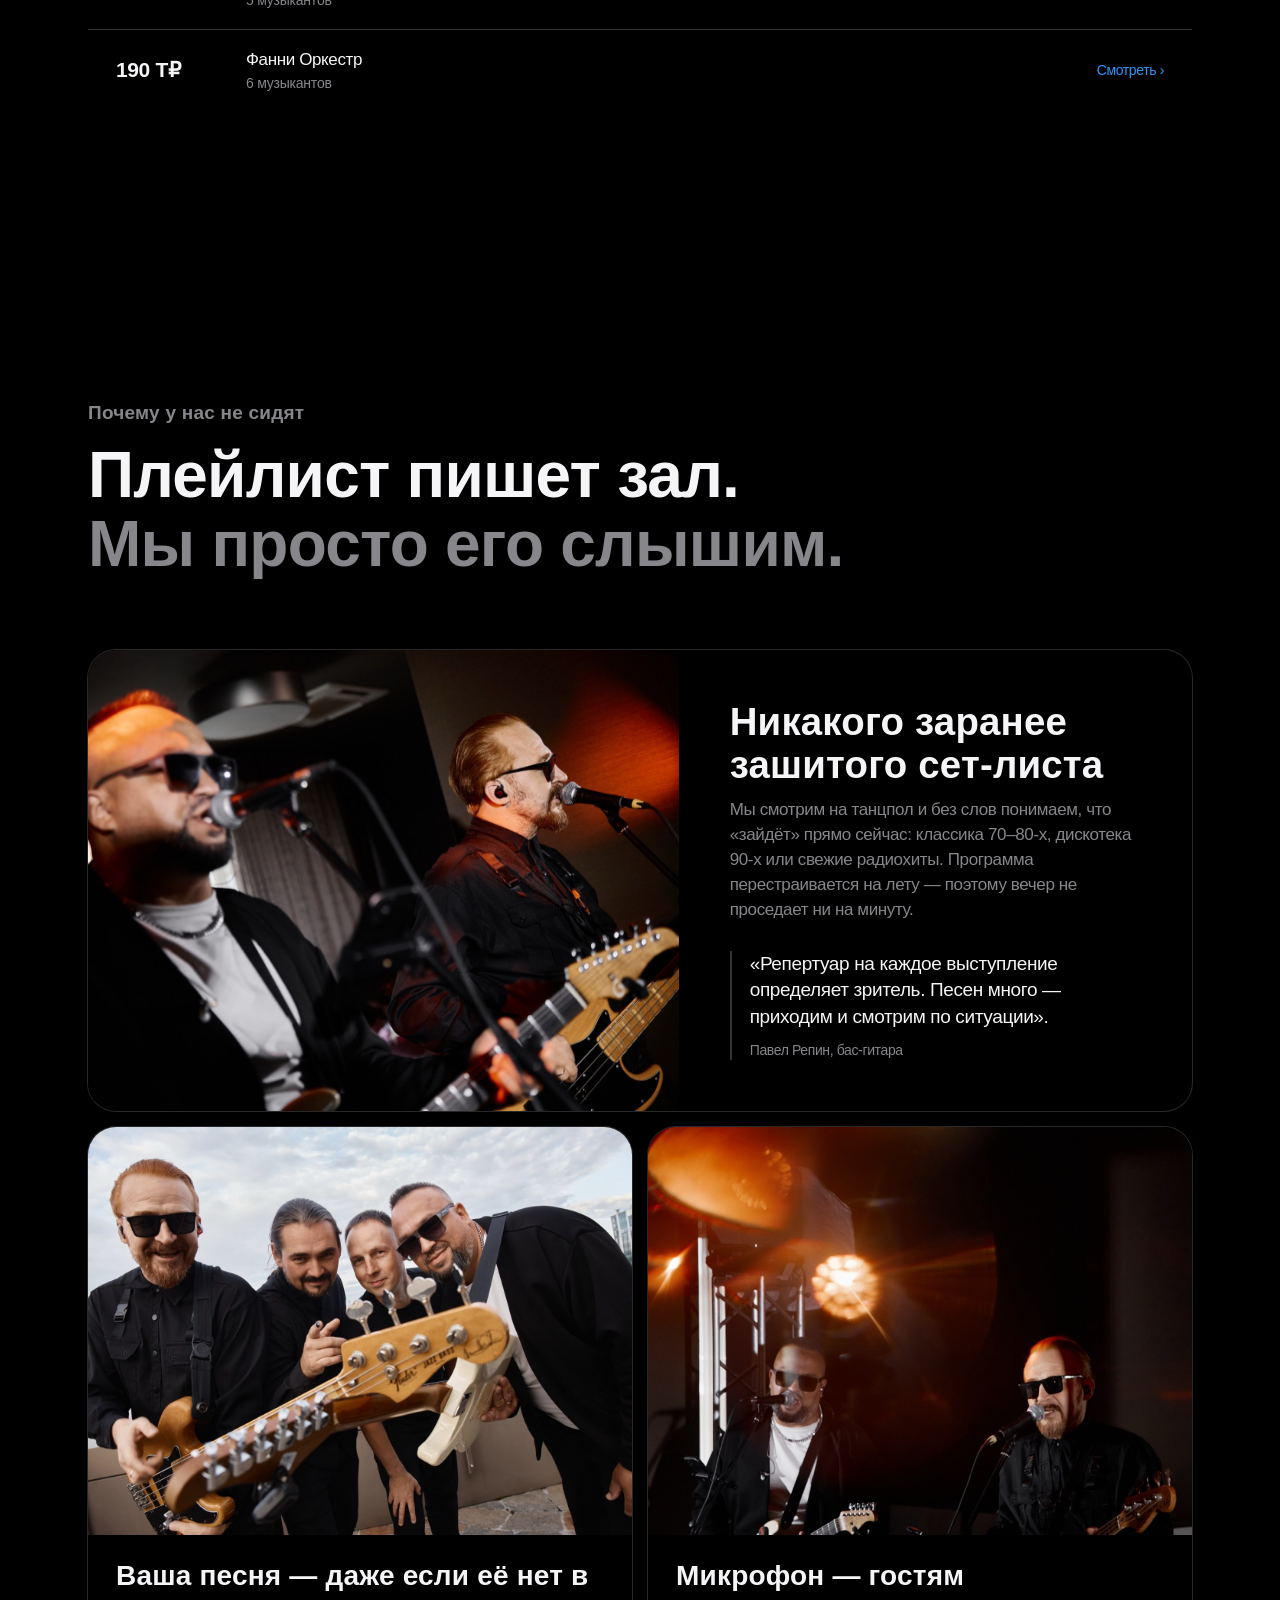
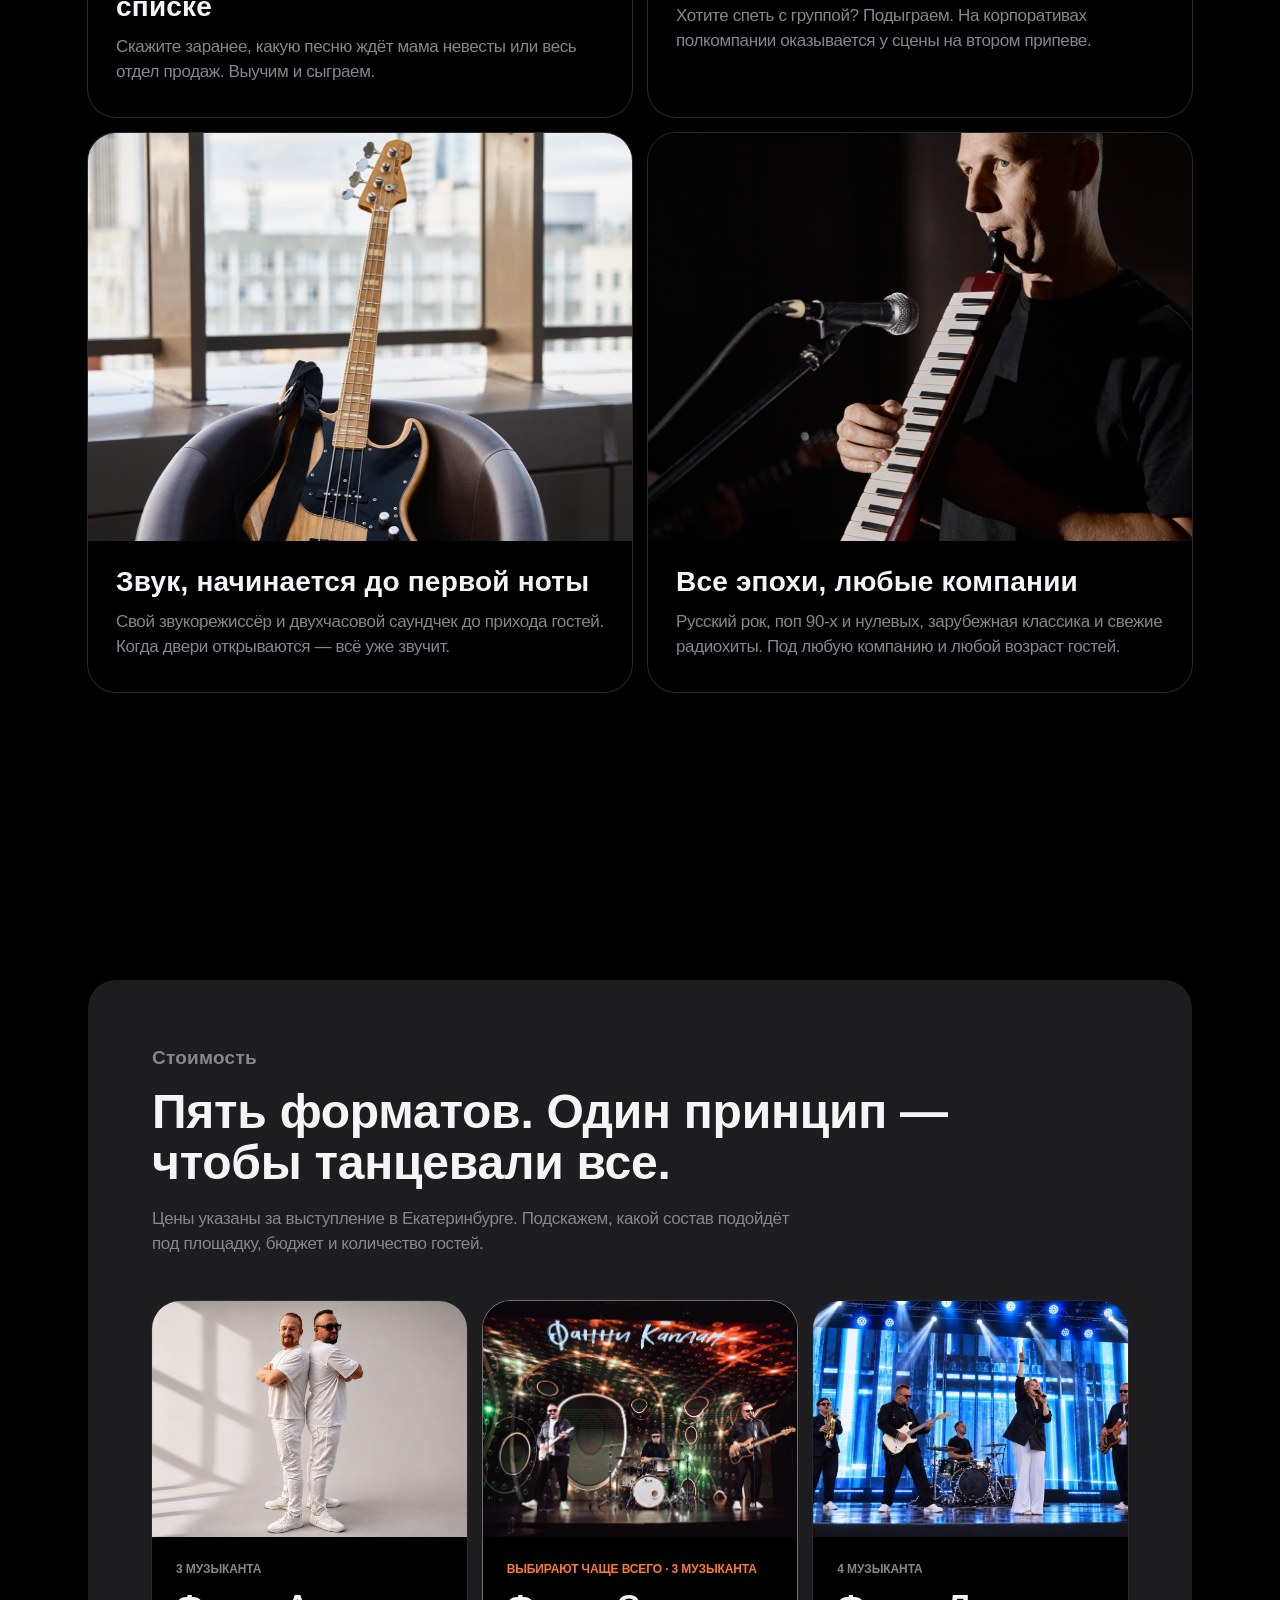
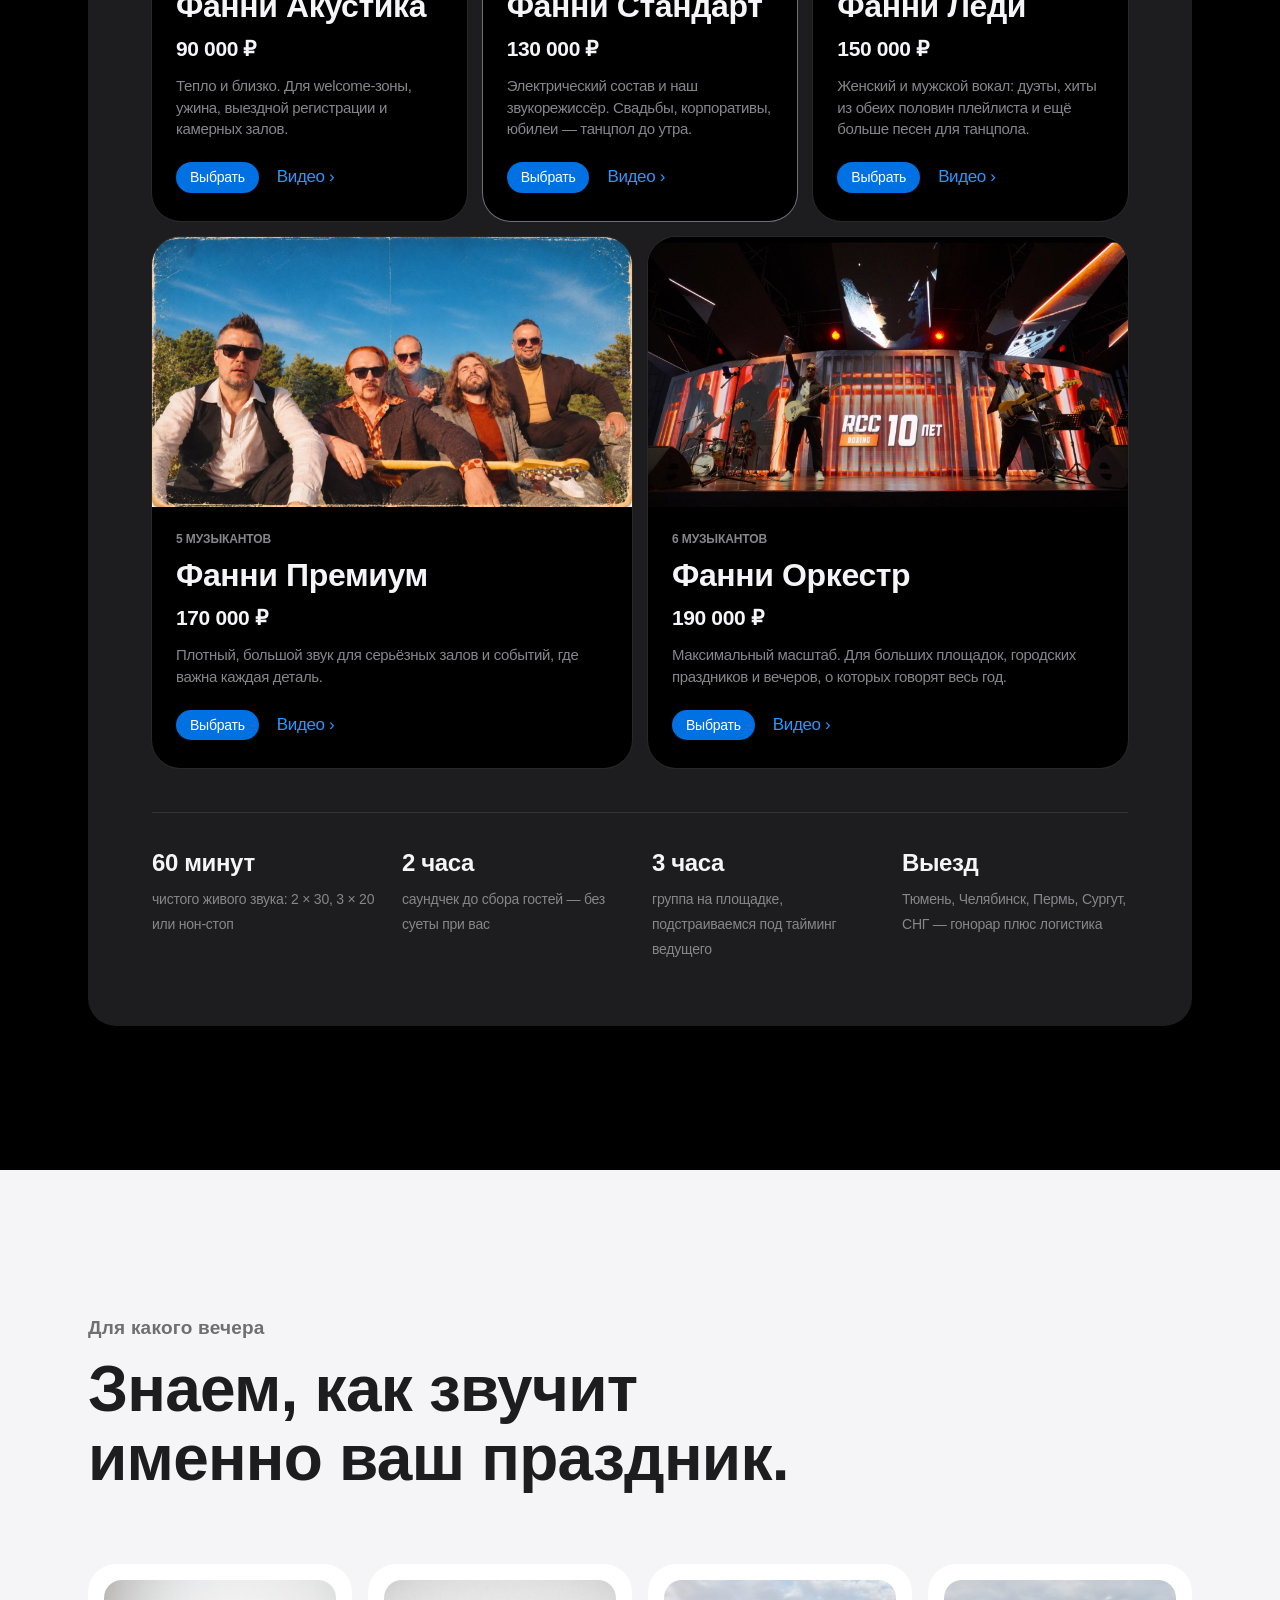
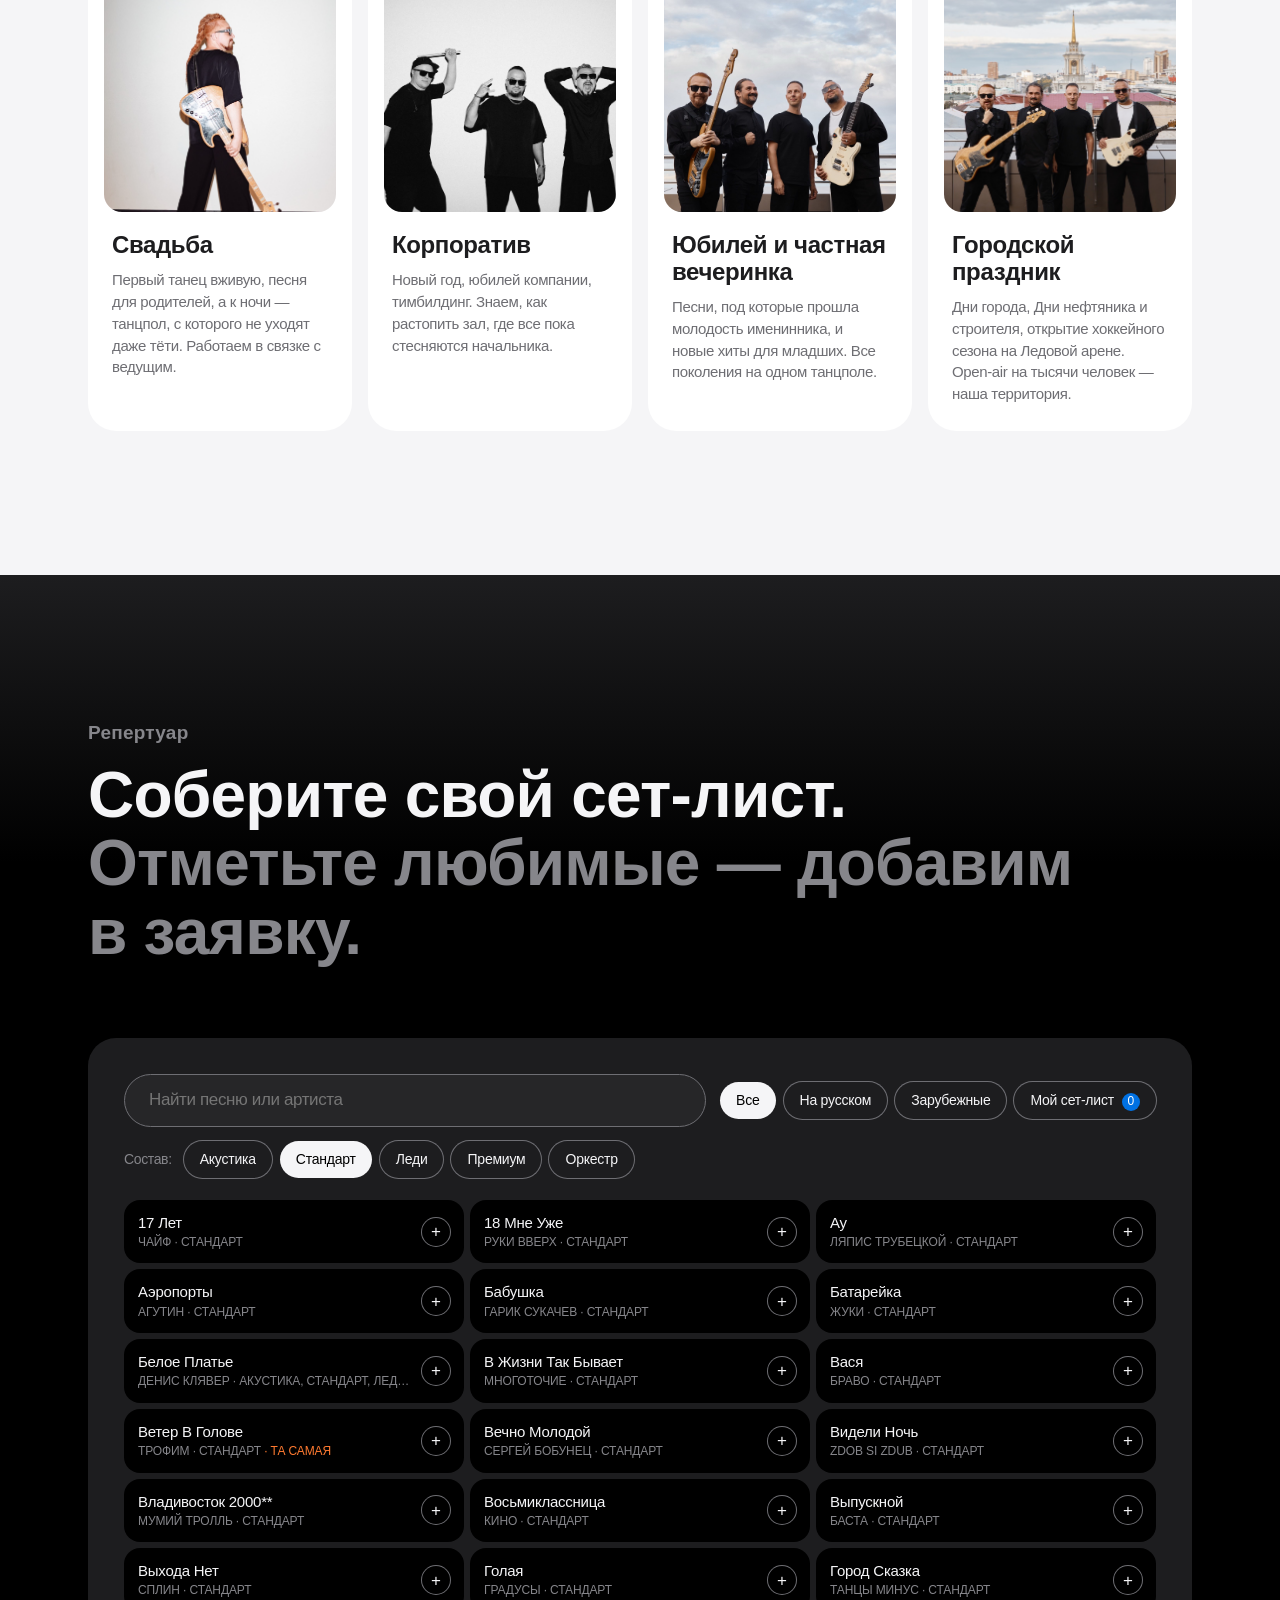
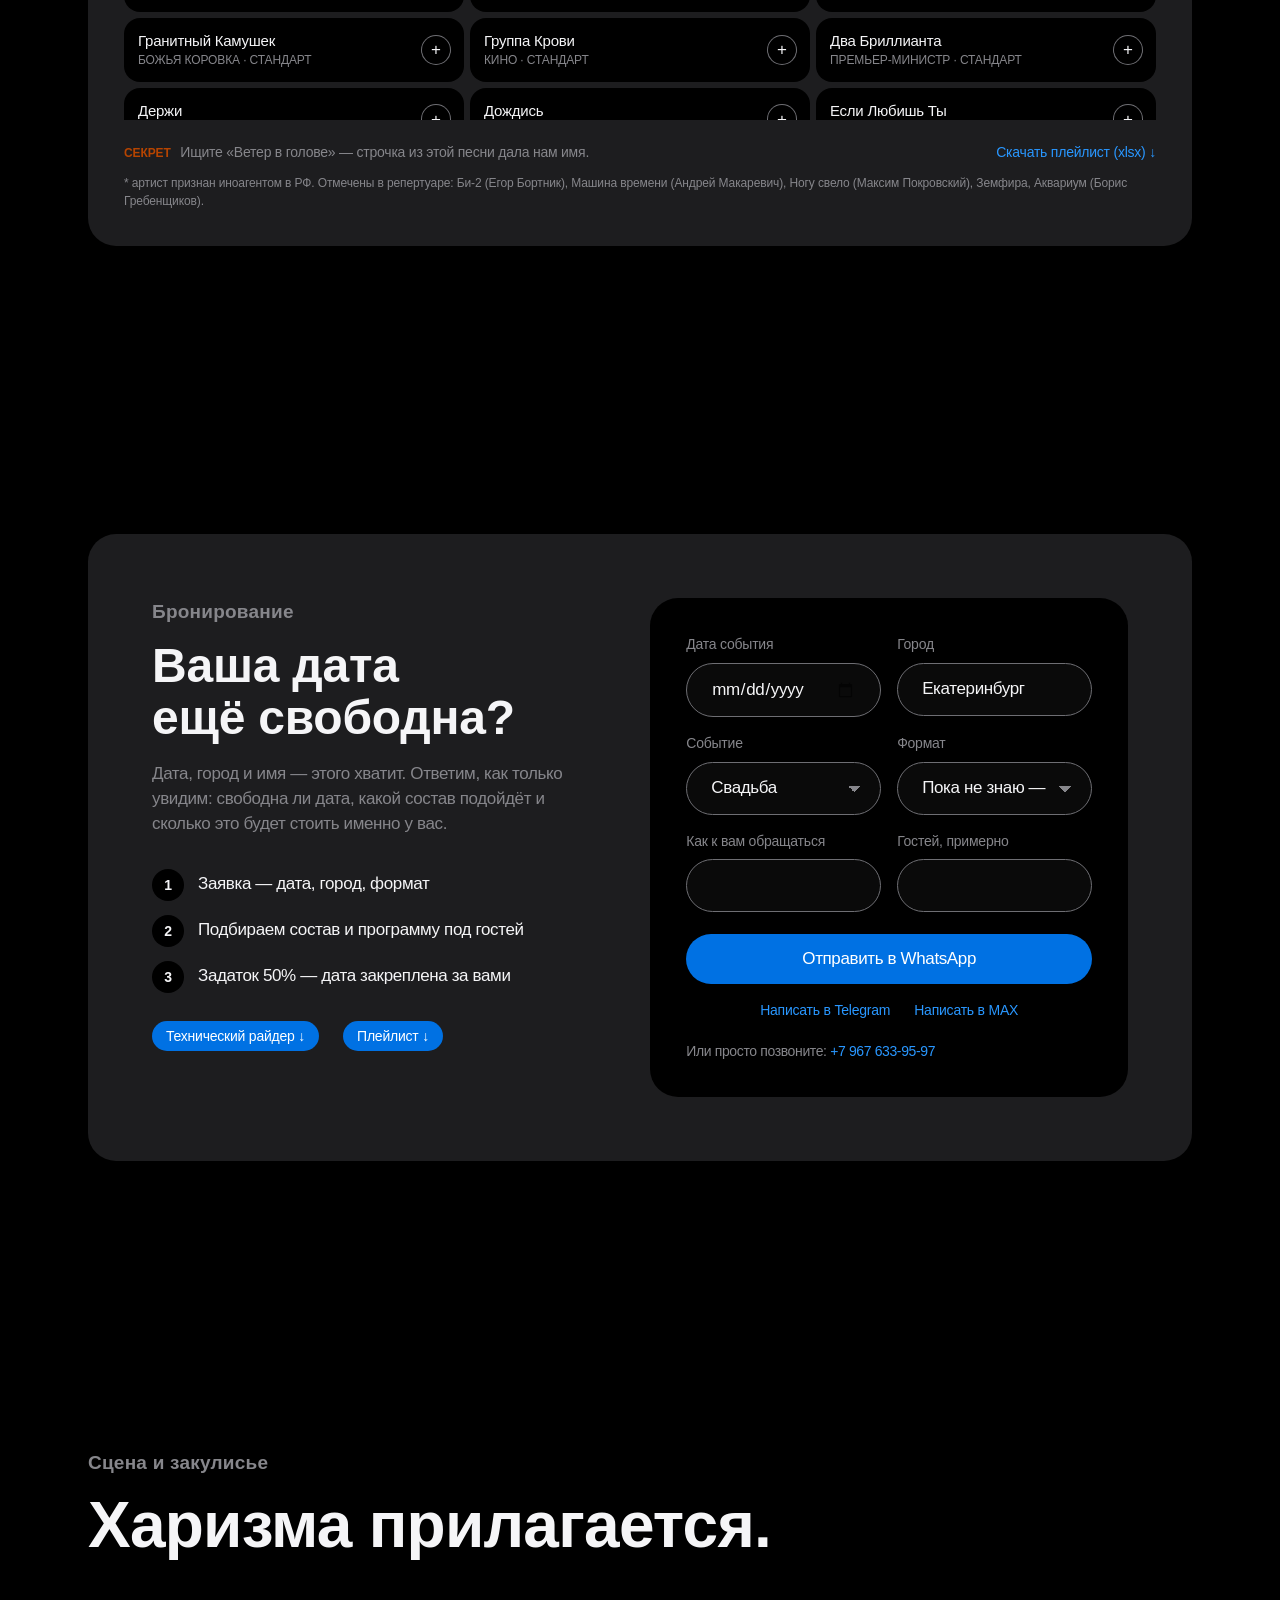
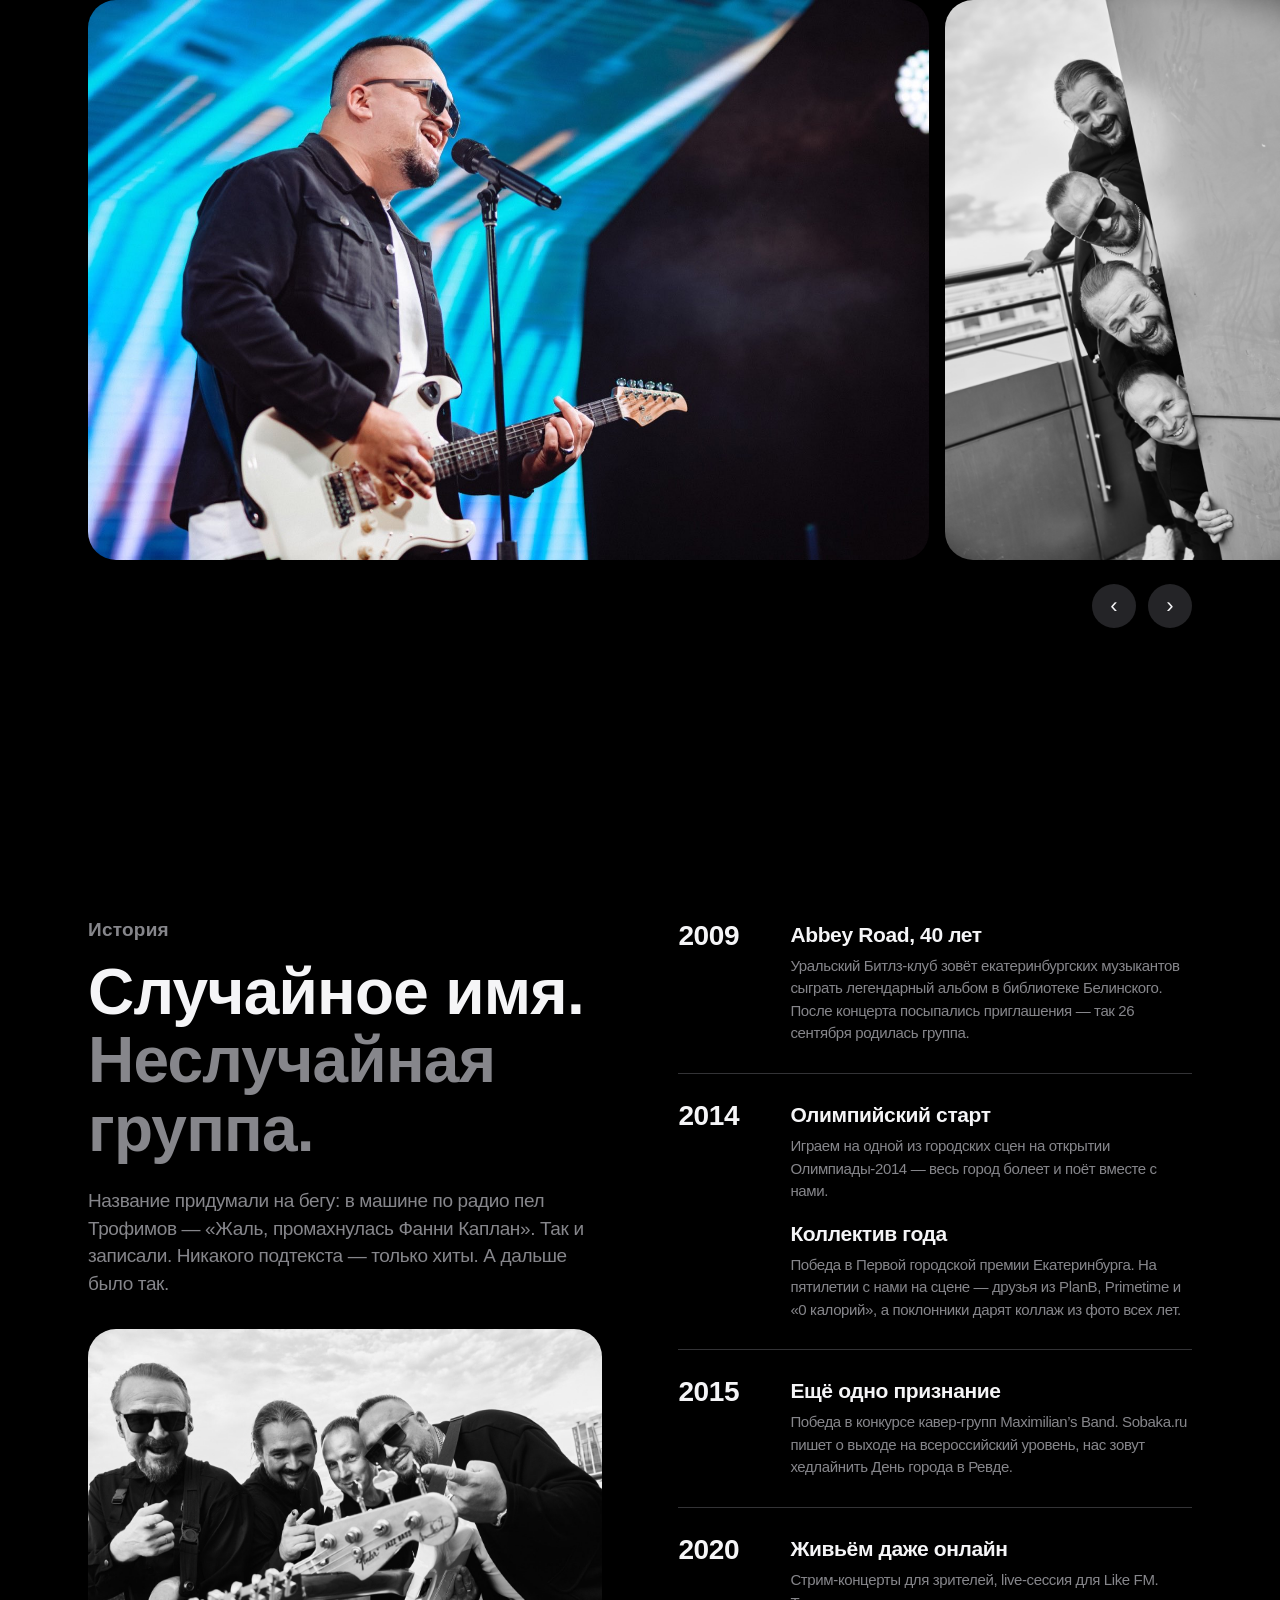
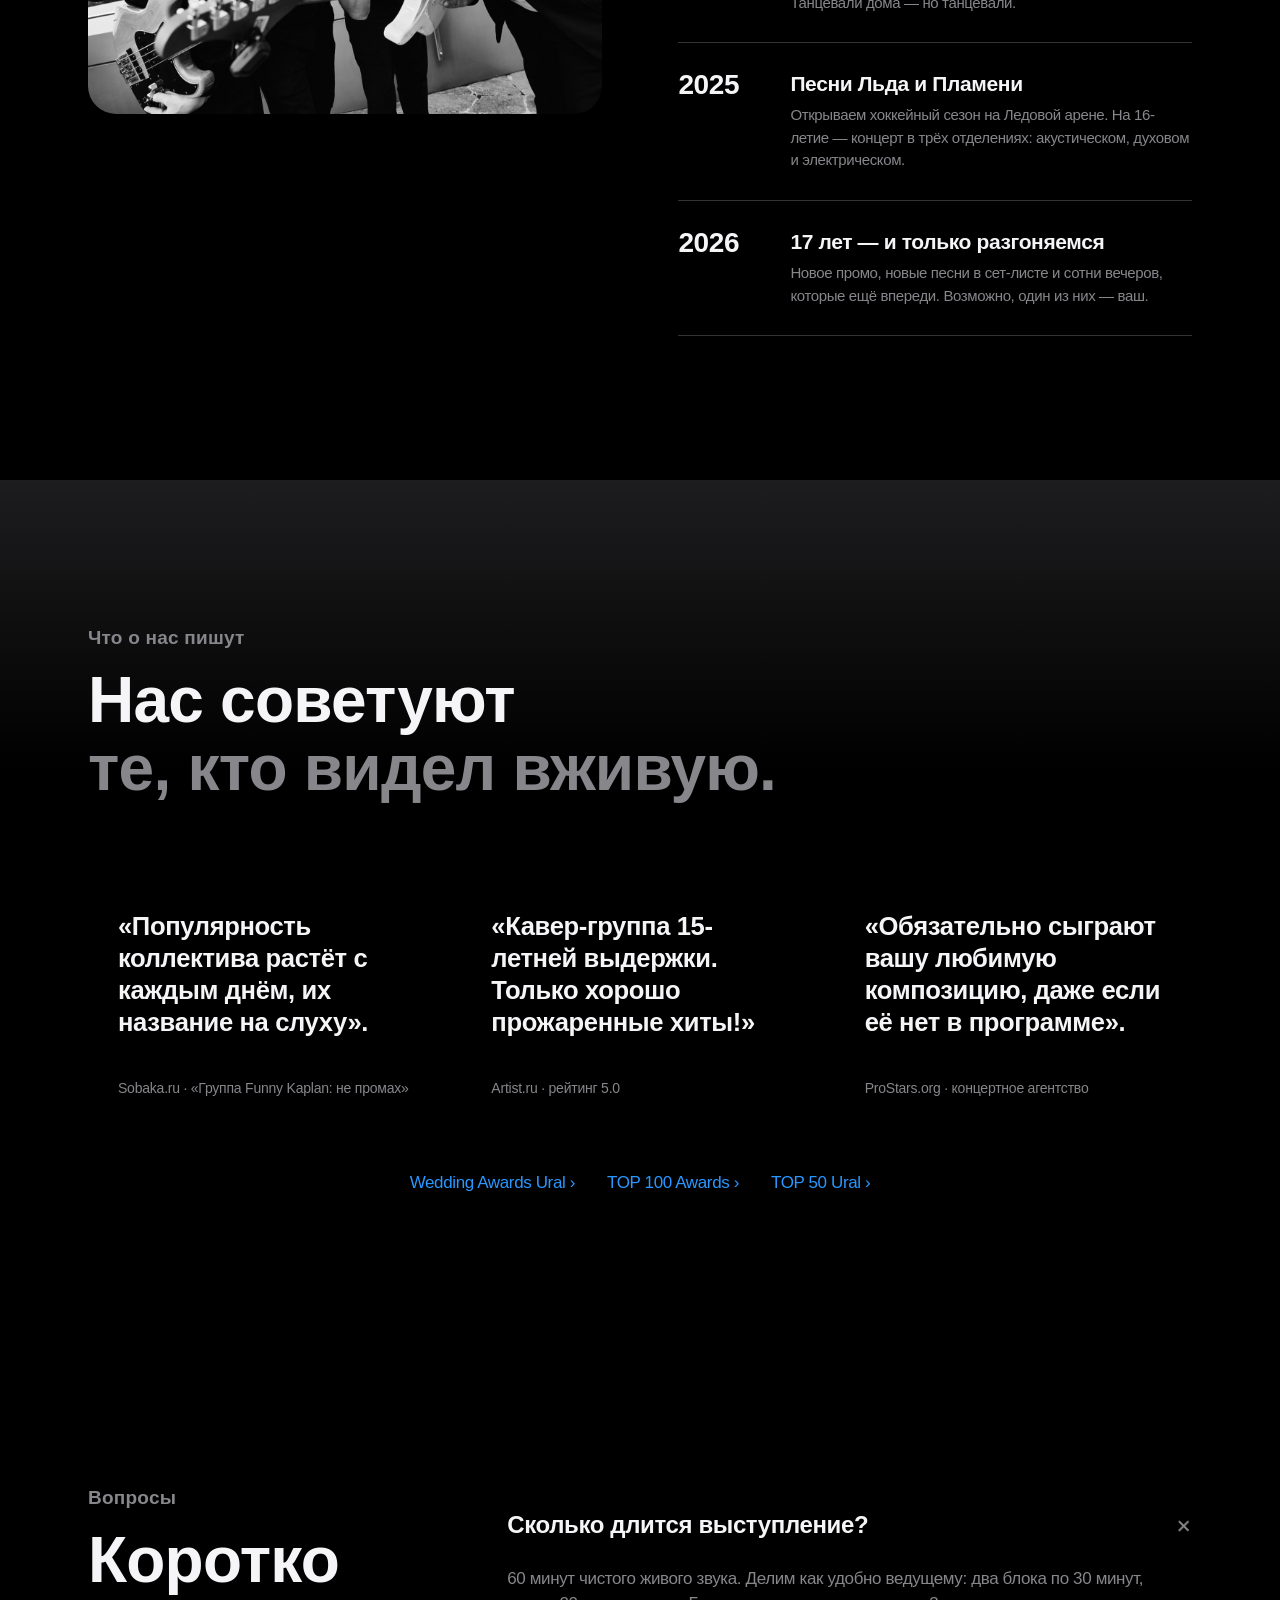
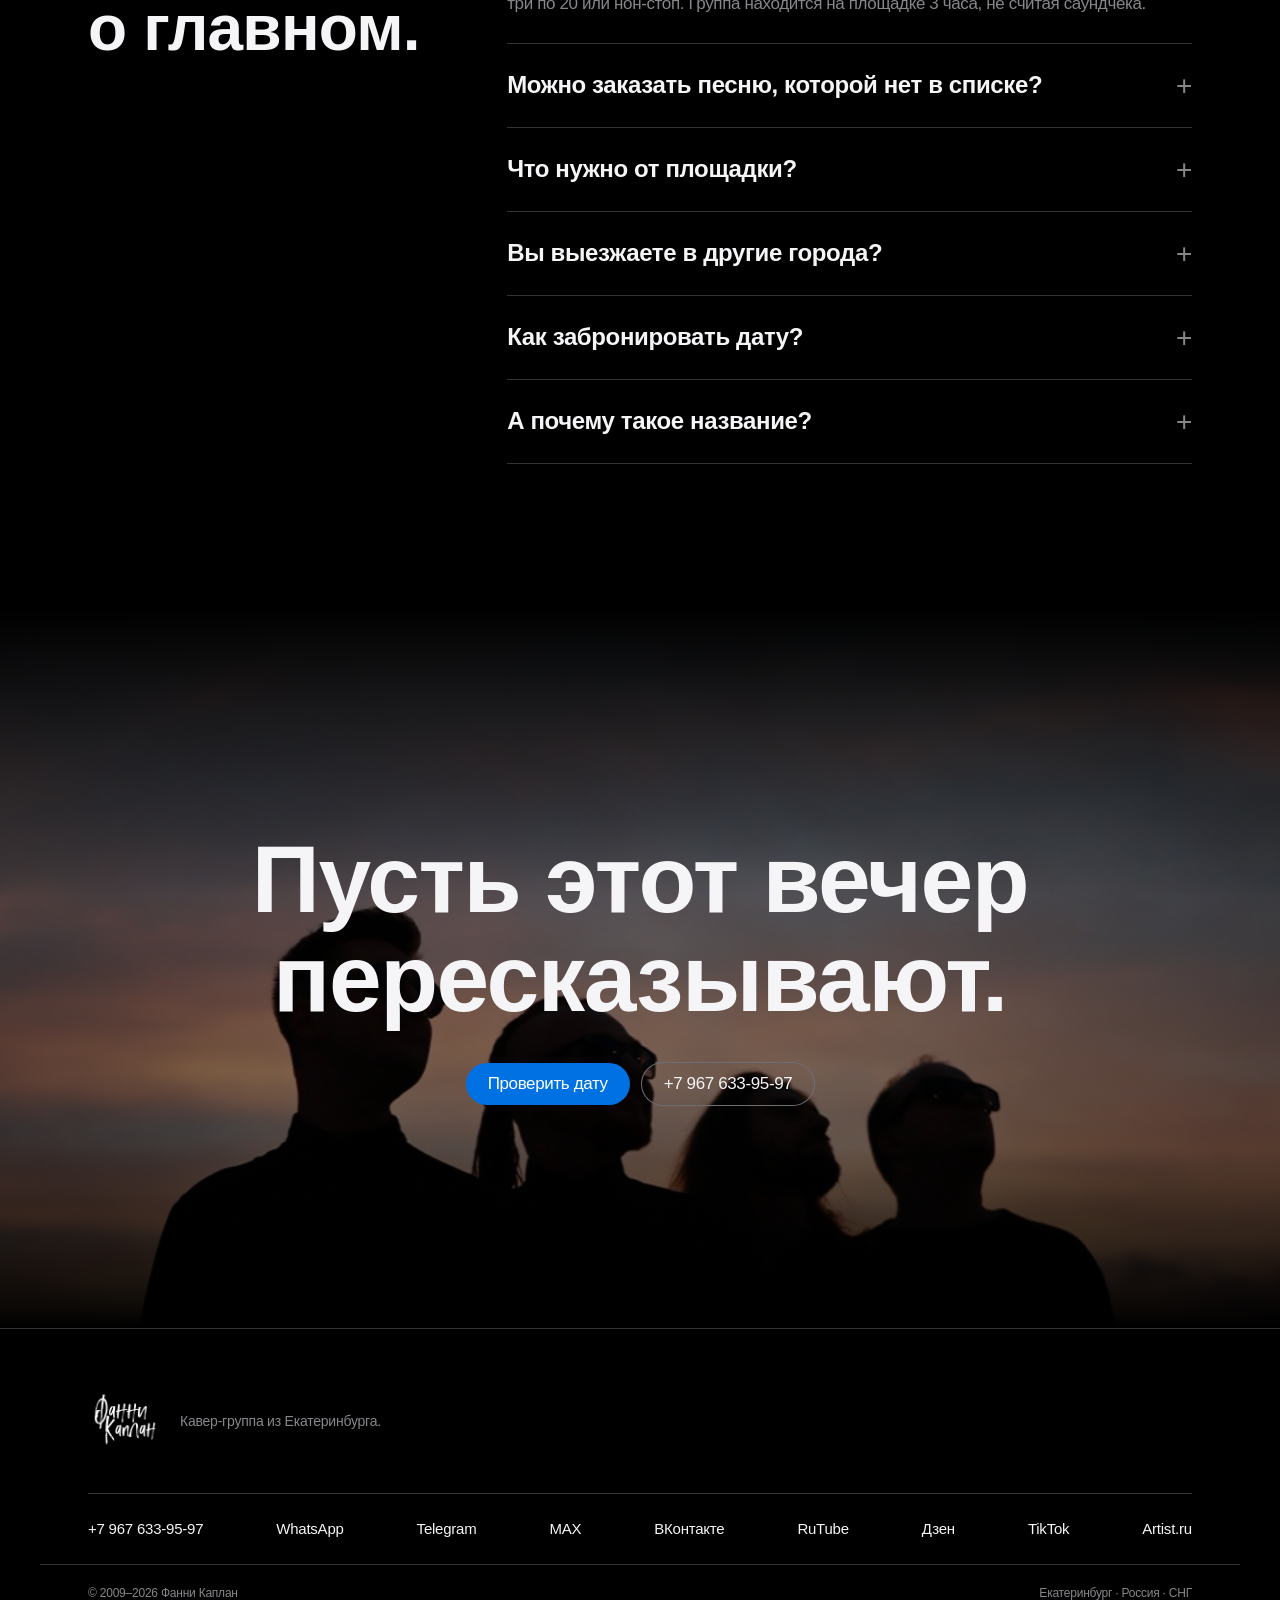
<file: photo/index.html>
<!doctype html>
<html lang="ru">
<head>
  <meta charset="UTF-8" />
  <meta name="viewport" content="width=device-width, initial-scale=1.0" />
  <title>Фото — Фанни Каплан</title>
  <meta name="robots" content="noindex" />
  <link rel="canonical" href="https://funnykaplan.ru/#photo" />
  <meta property="og:type" content="website" />
  <meta property="og:title" content="Фанни Каплан — Фото" />
  <meta property="og:description" content="Сцена и закулисье «Фанни Каплан»." />
  <meta property="og:image" content="https://funnykaplan.ru/assets/video/hero-poster.jpg" />
  <meta http-equiv="refresh" content="0; url=../#photo" />
  <script>location.replace('../' + location.search + '#photo');</script>
  <style>body { margin: 0; background: #000; }</style>
</head>
<body></body>
</html>
</file>
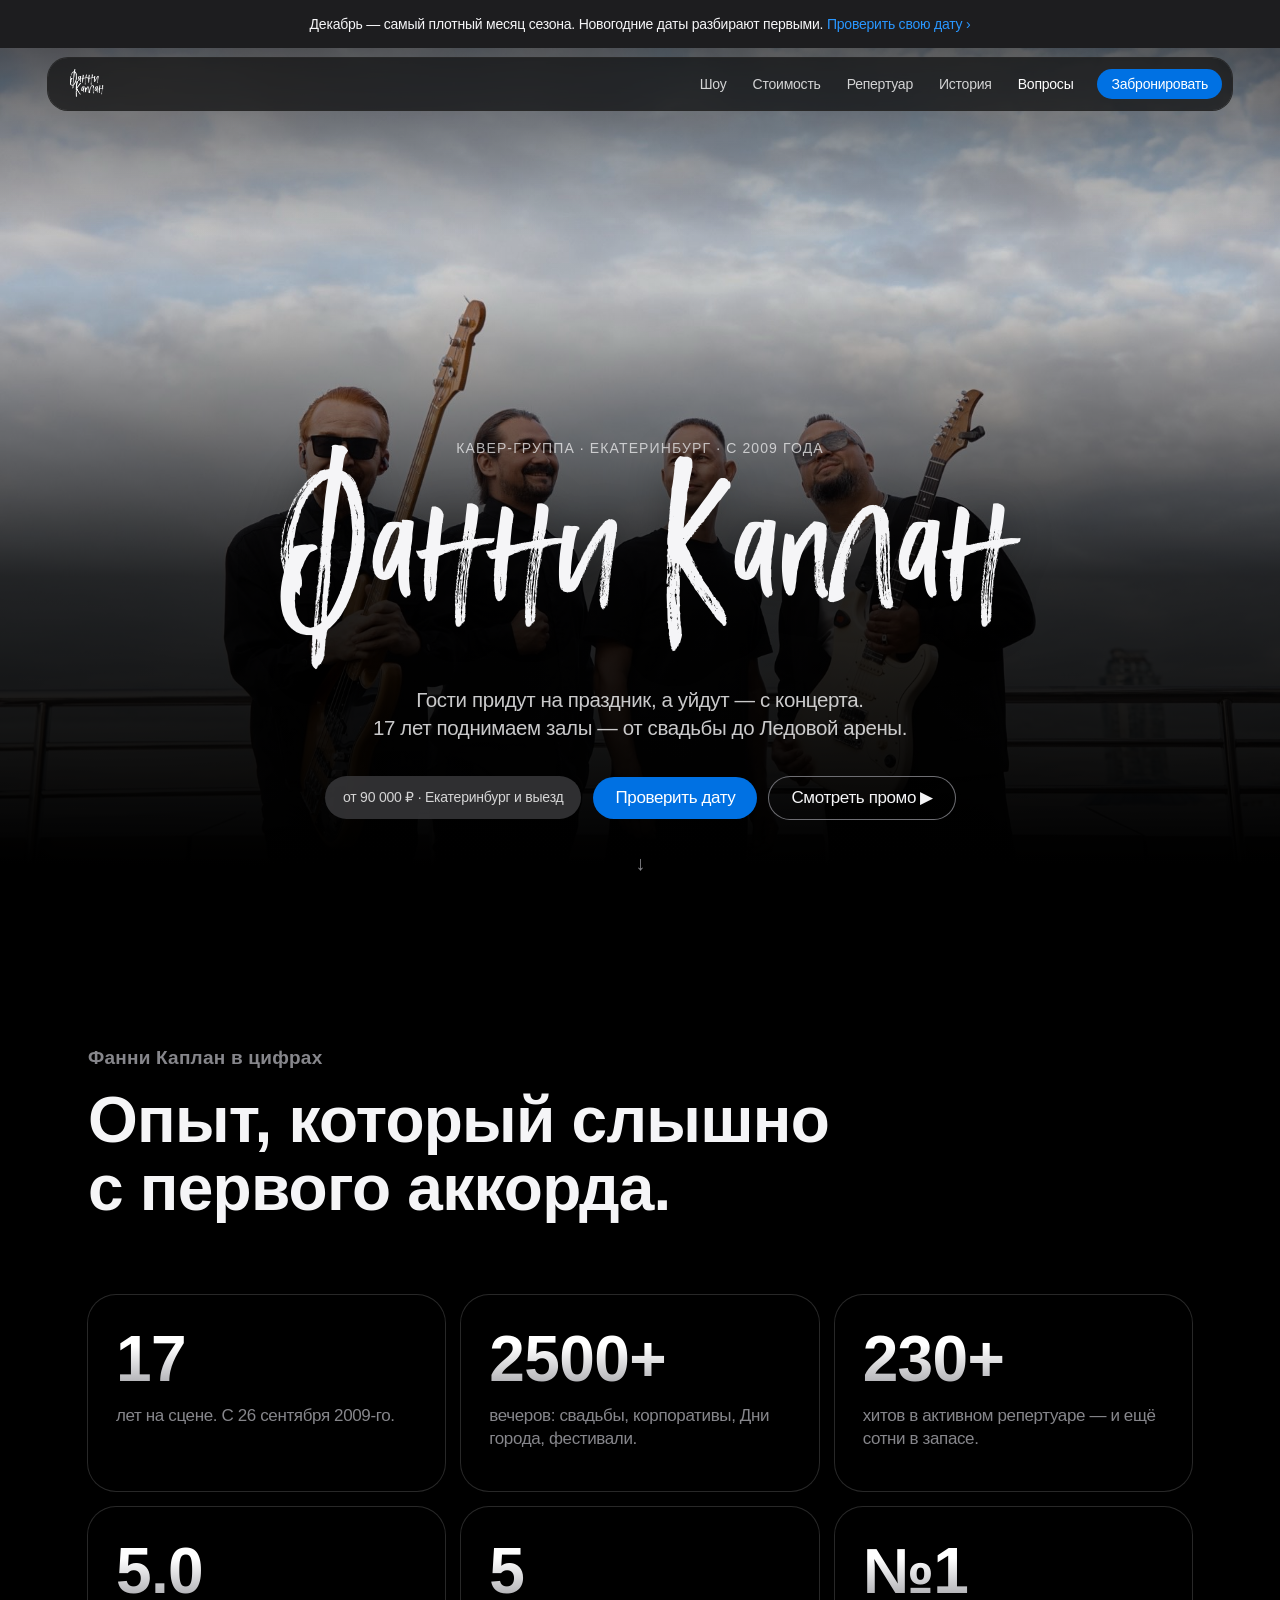
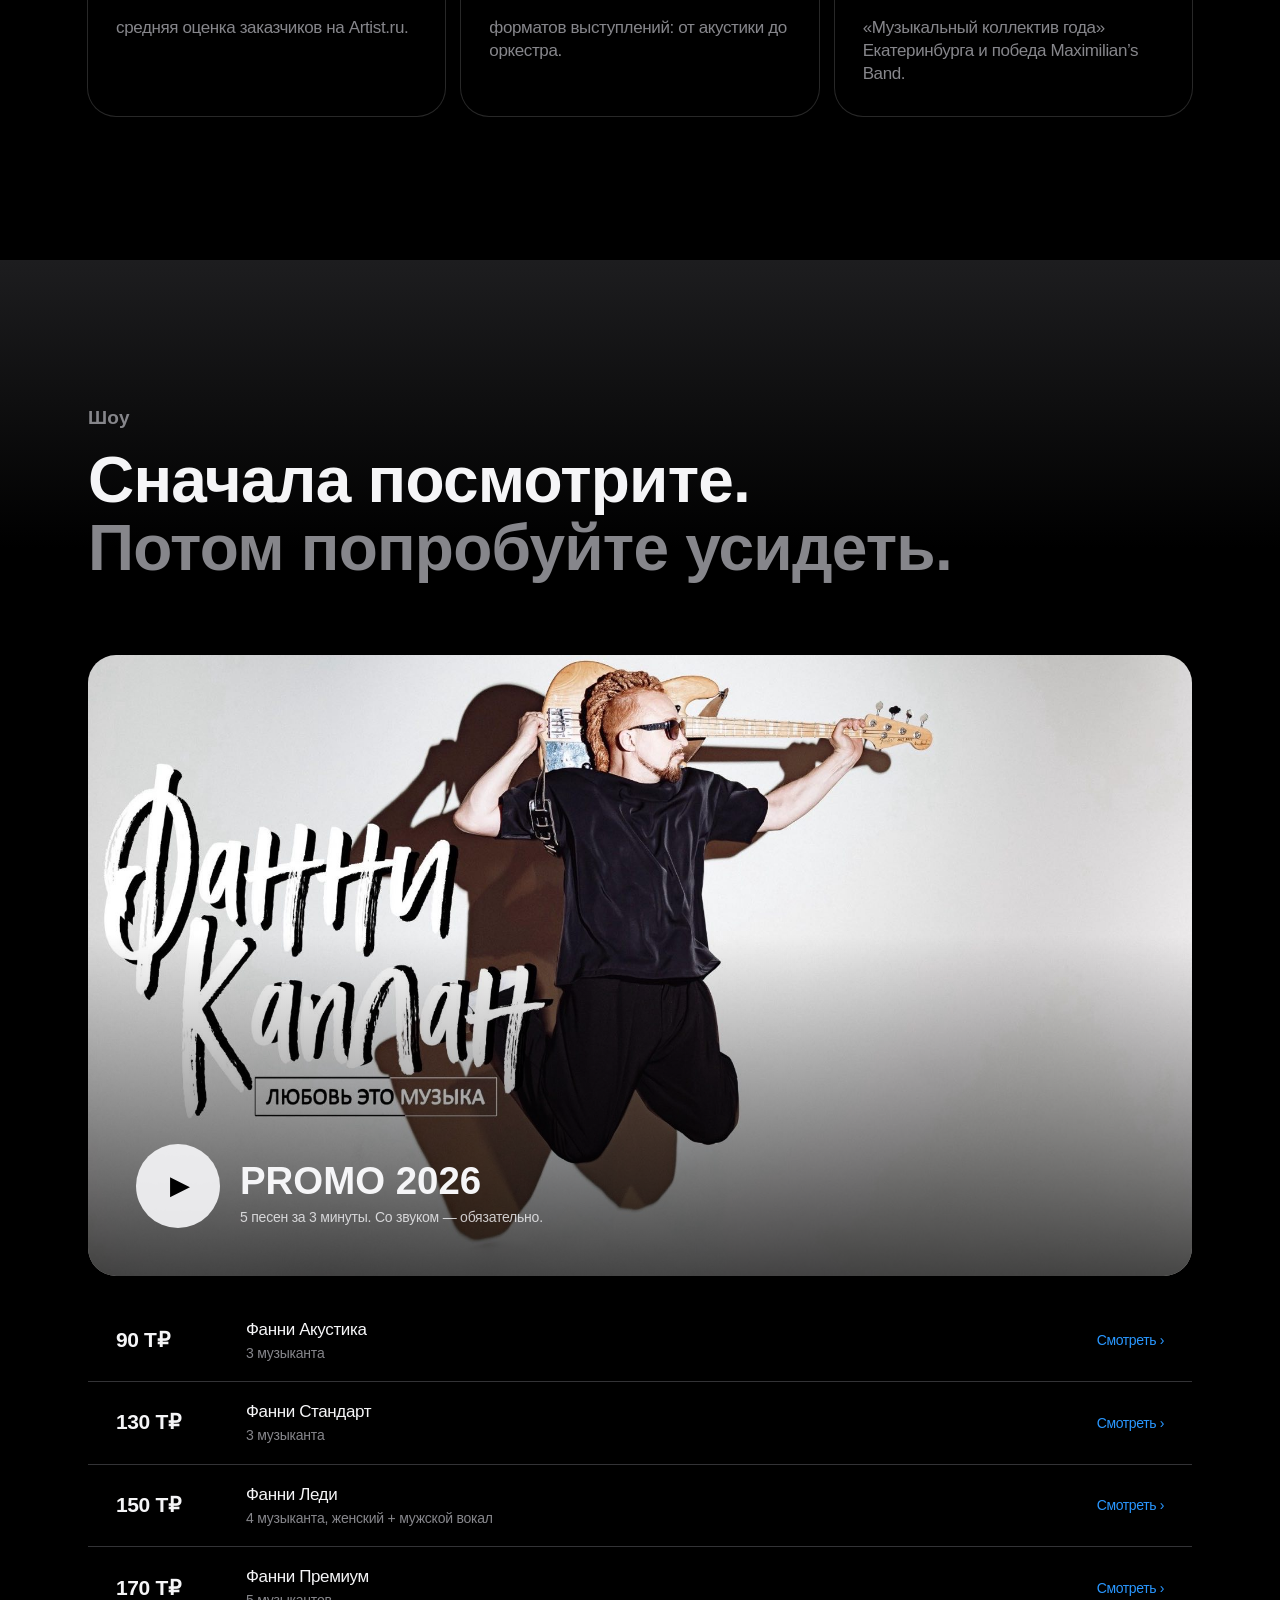
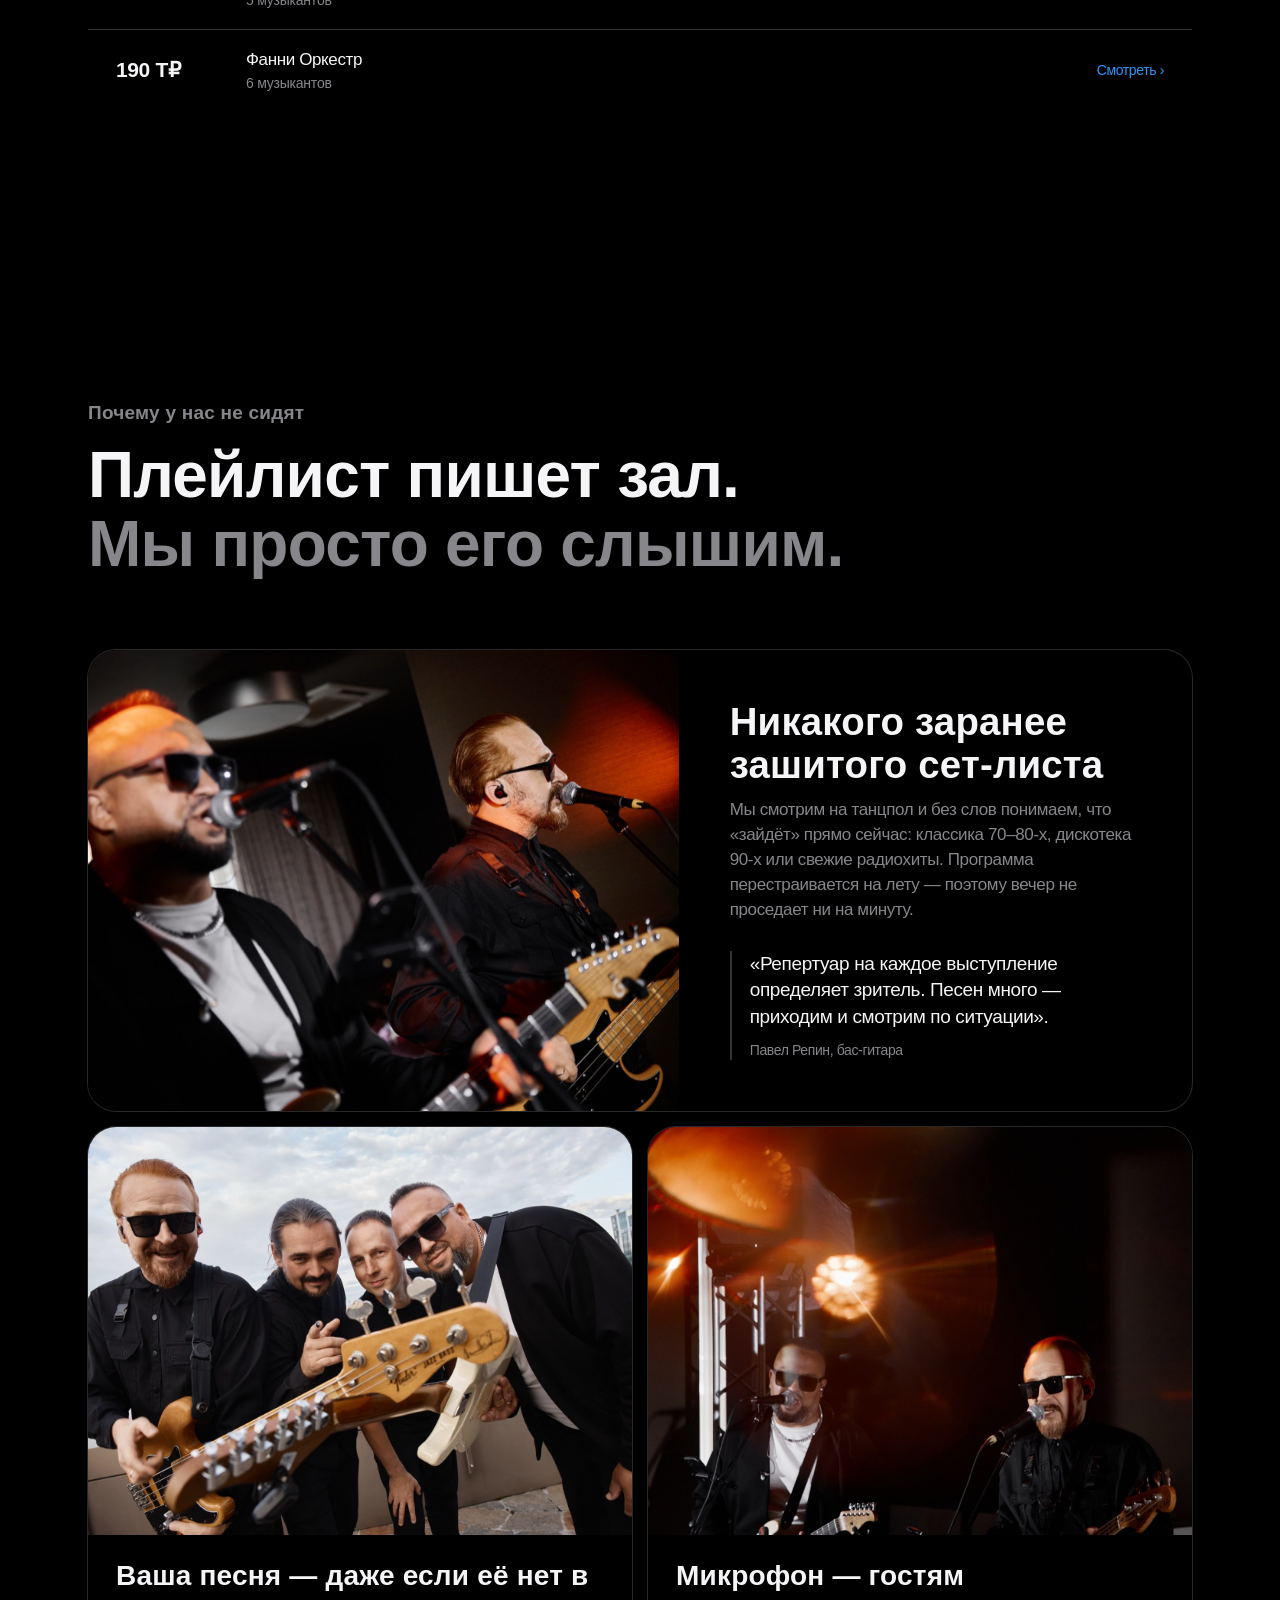
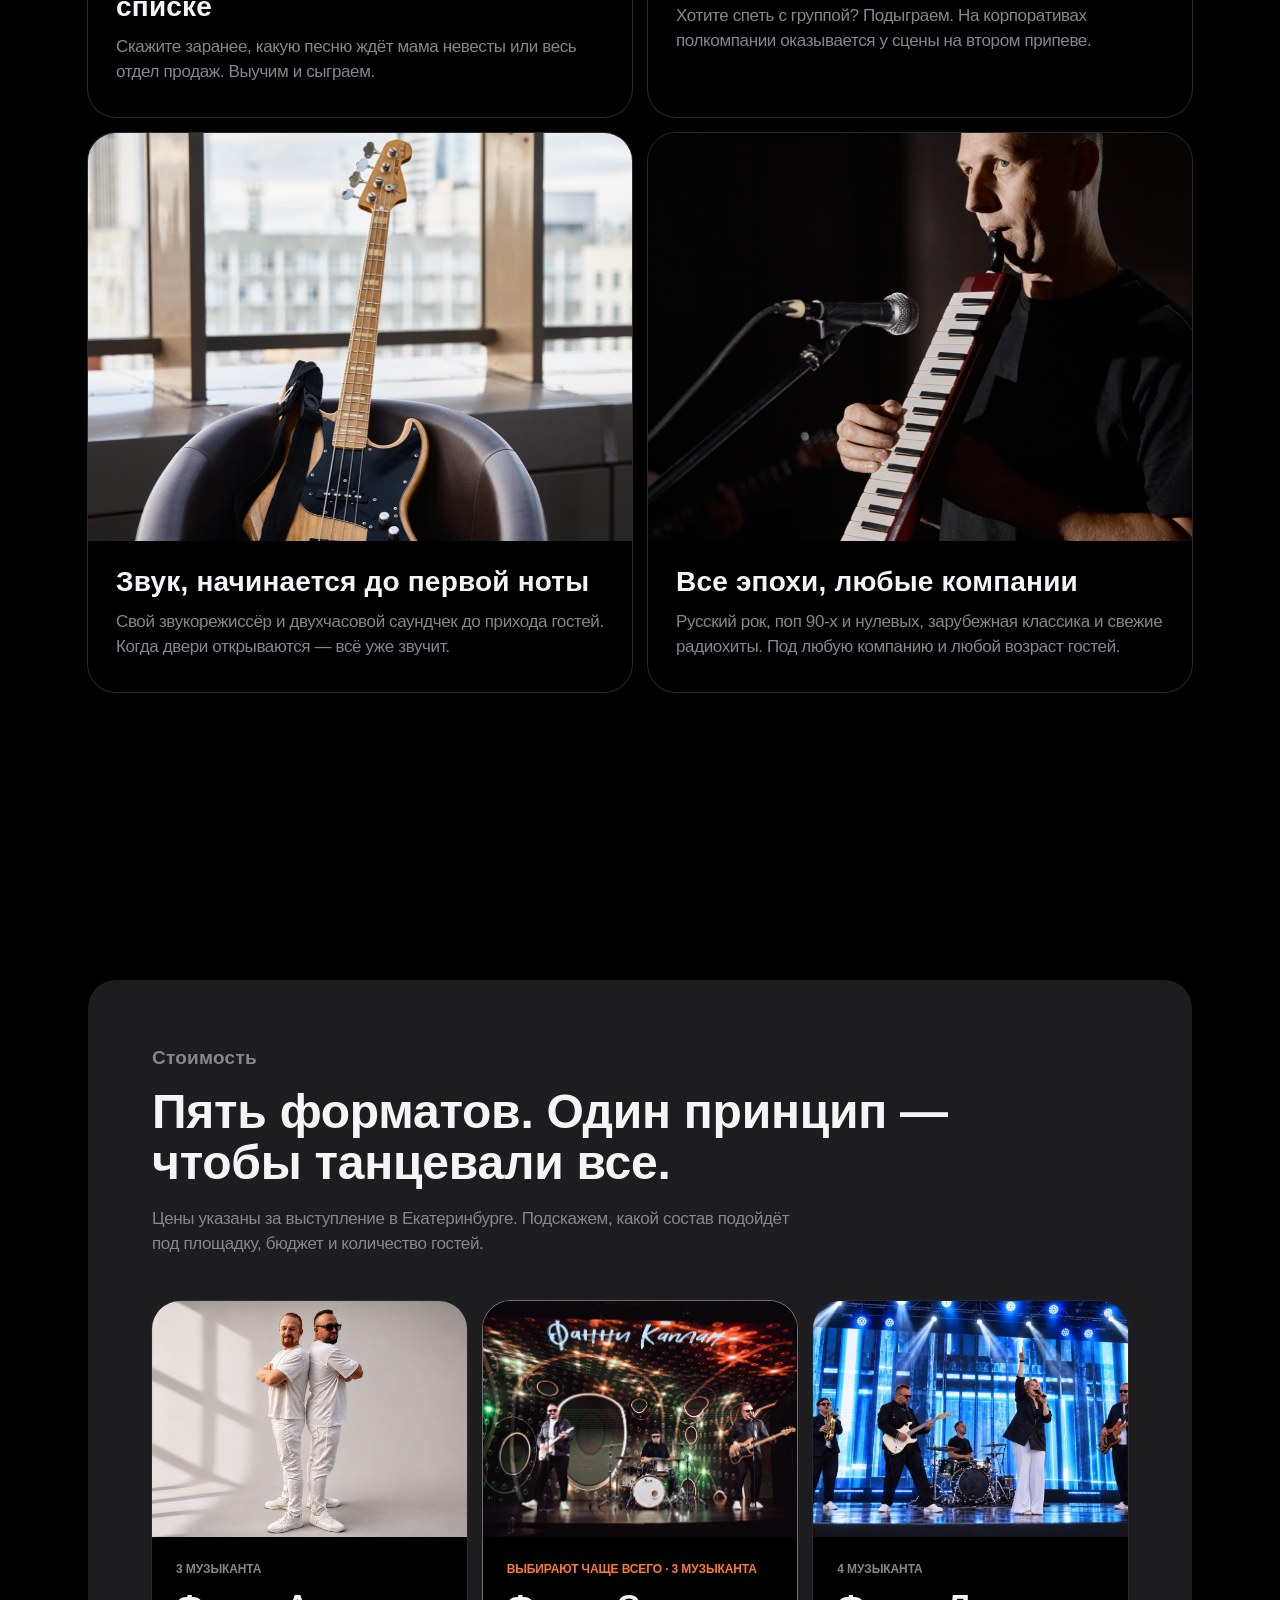
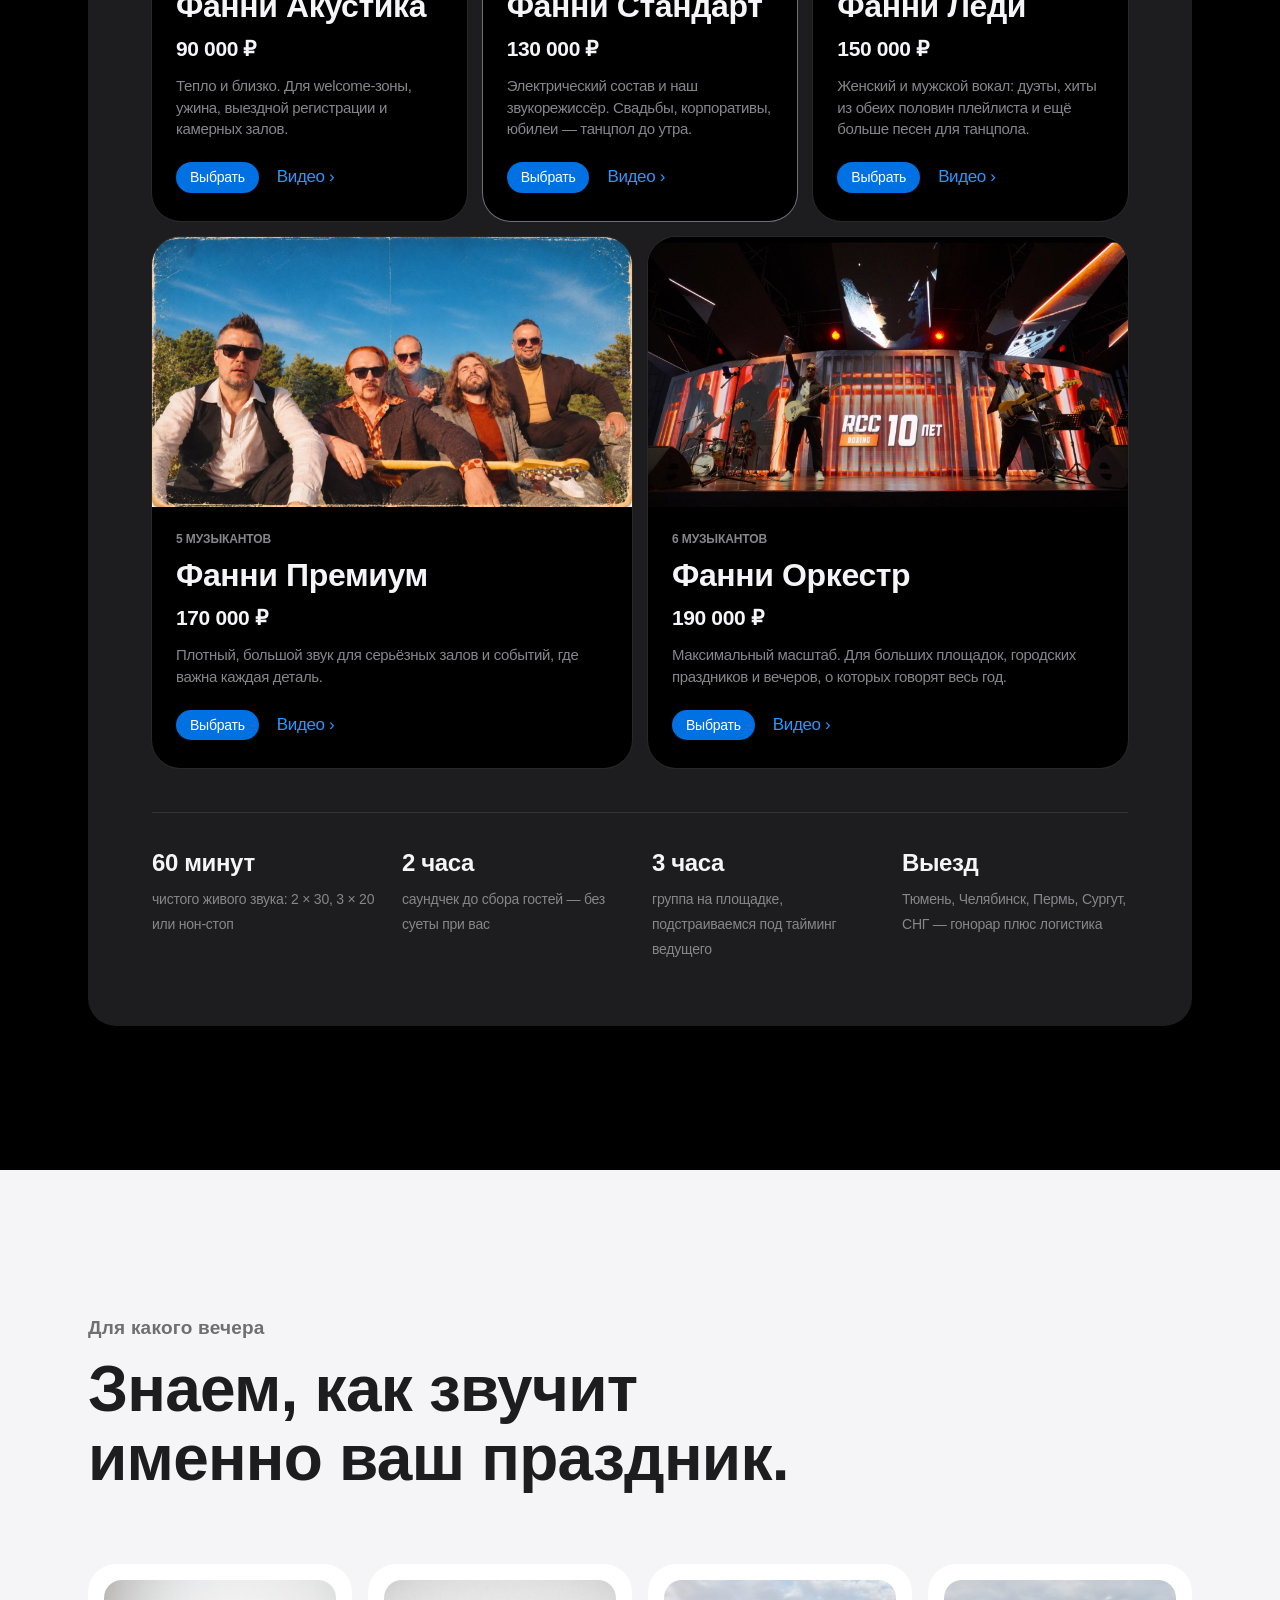
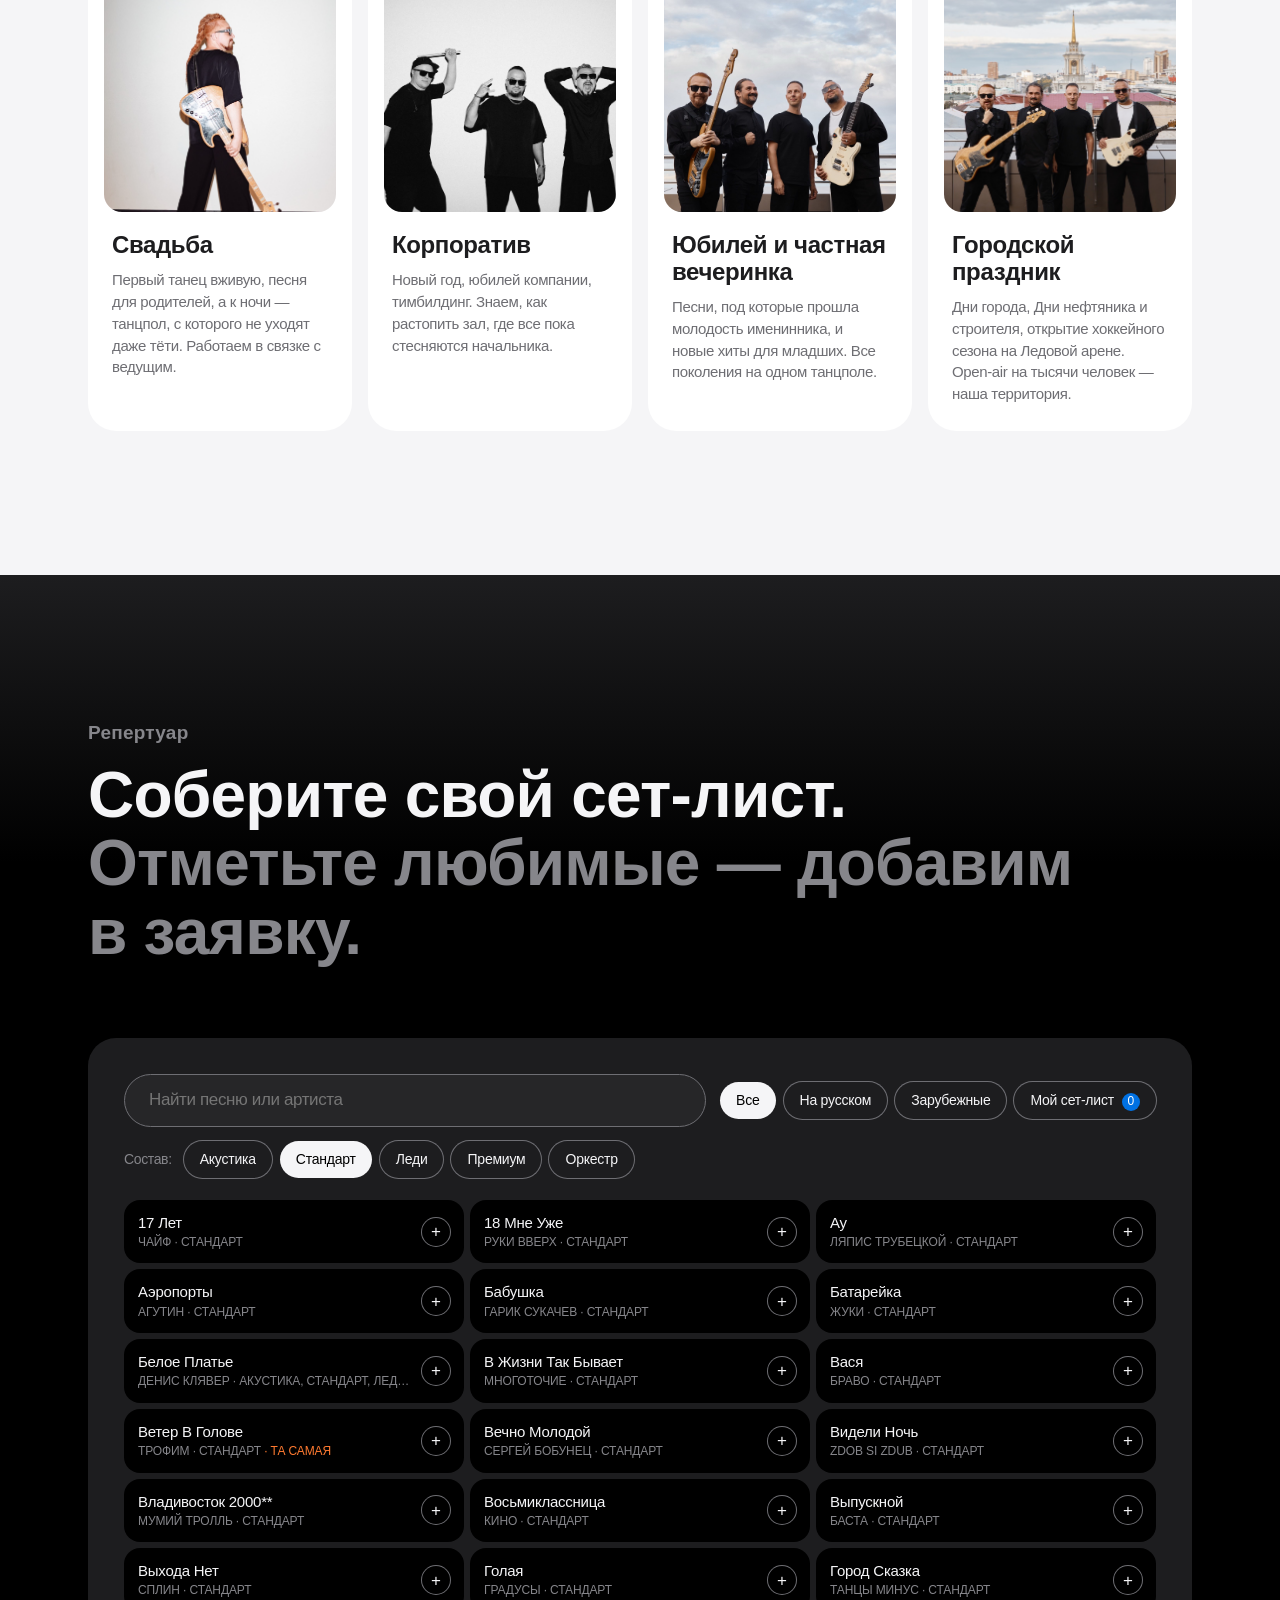
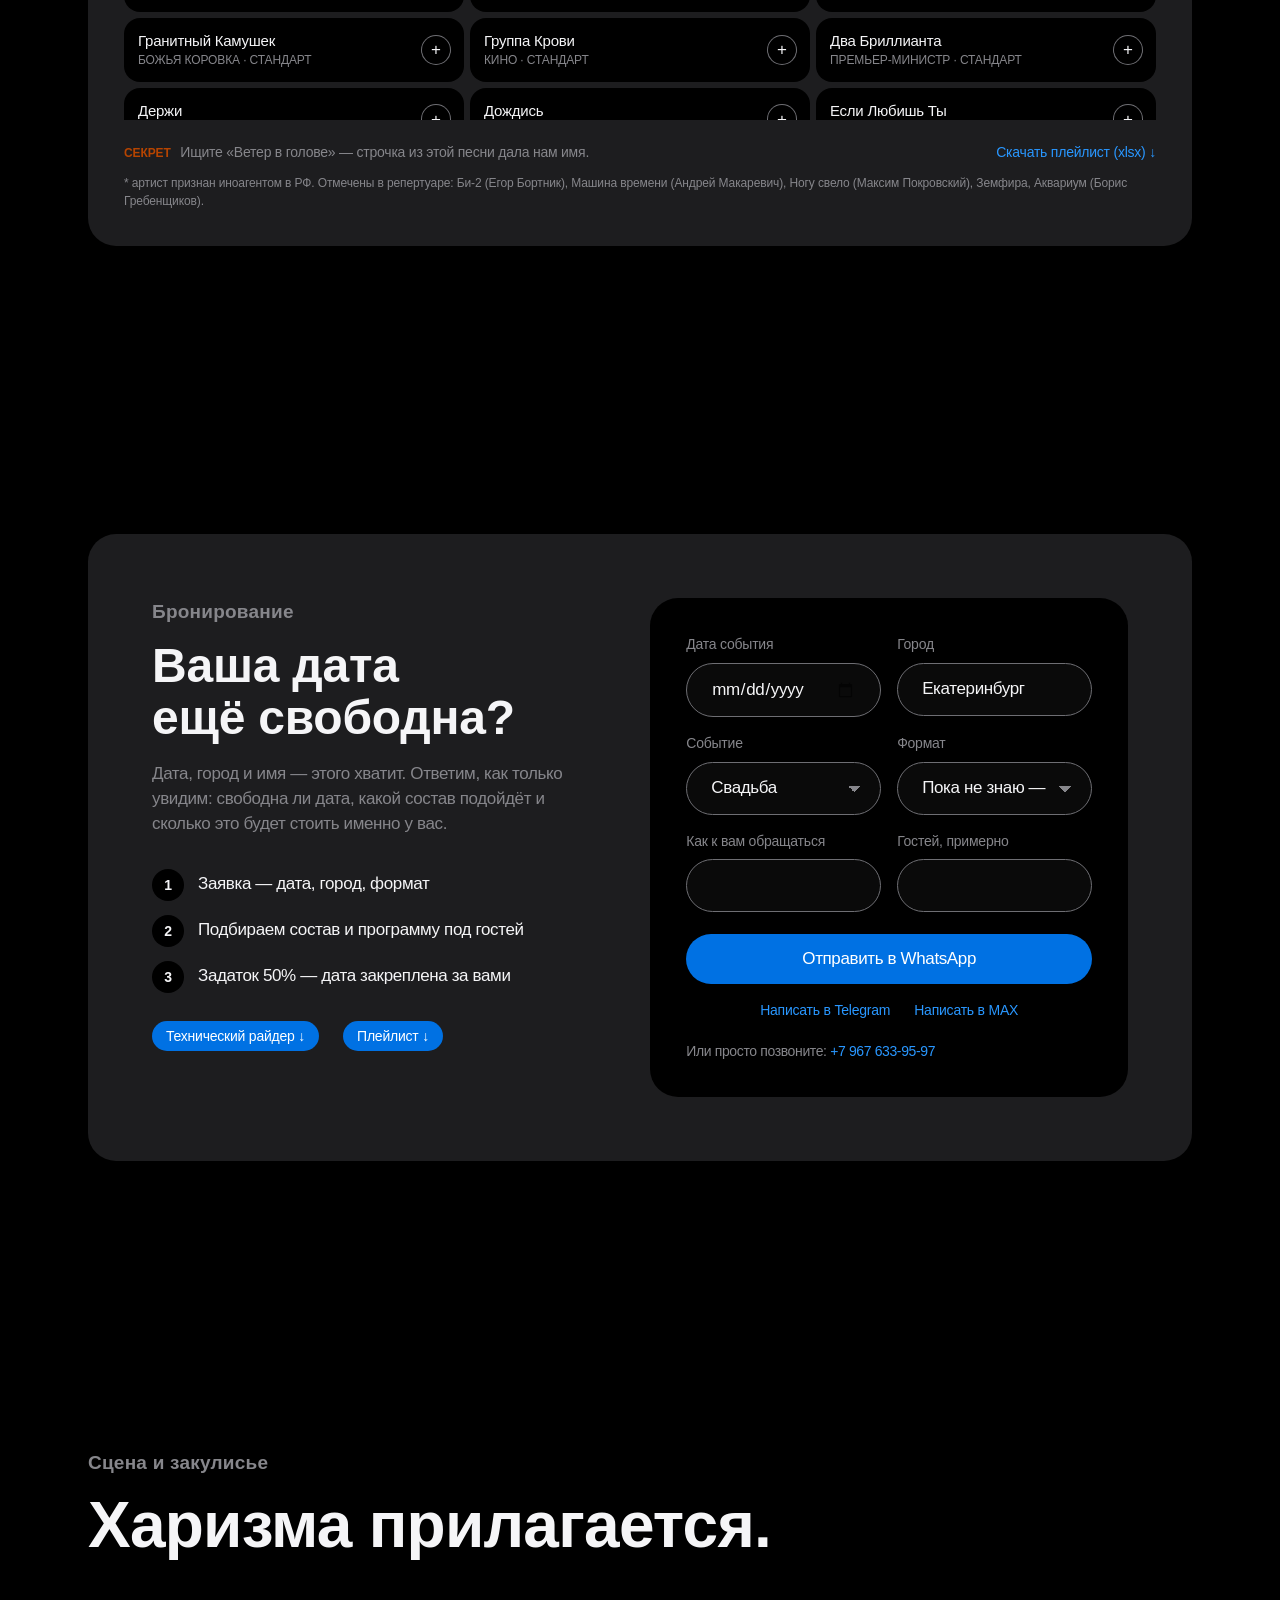
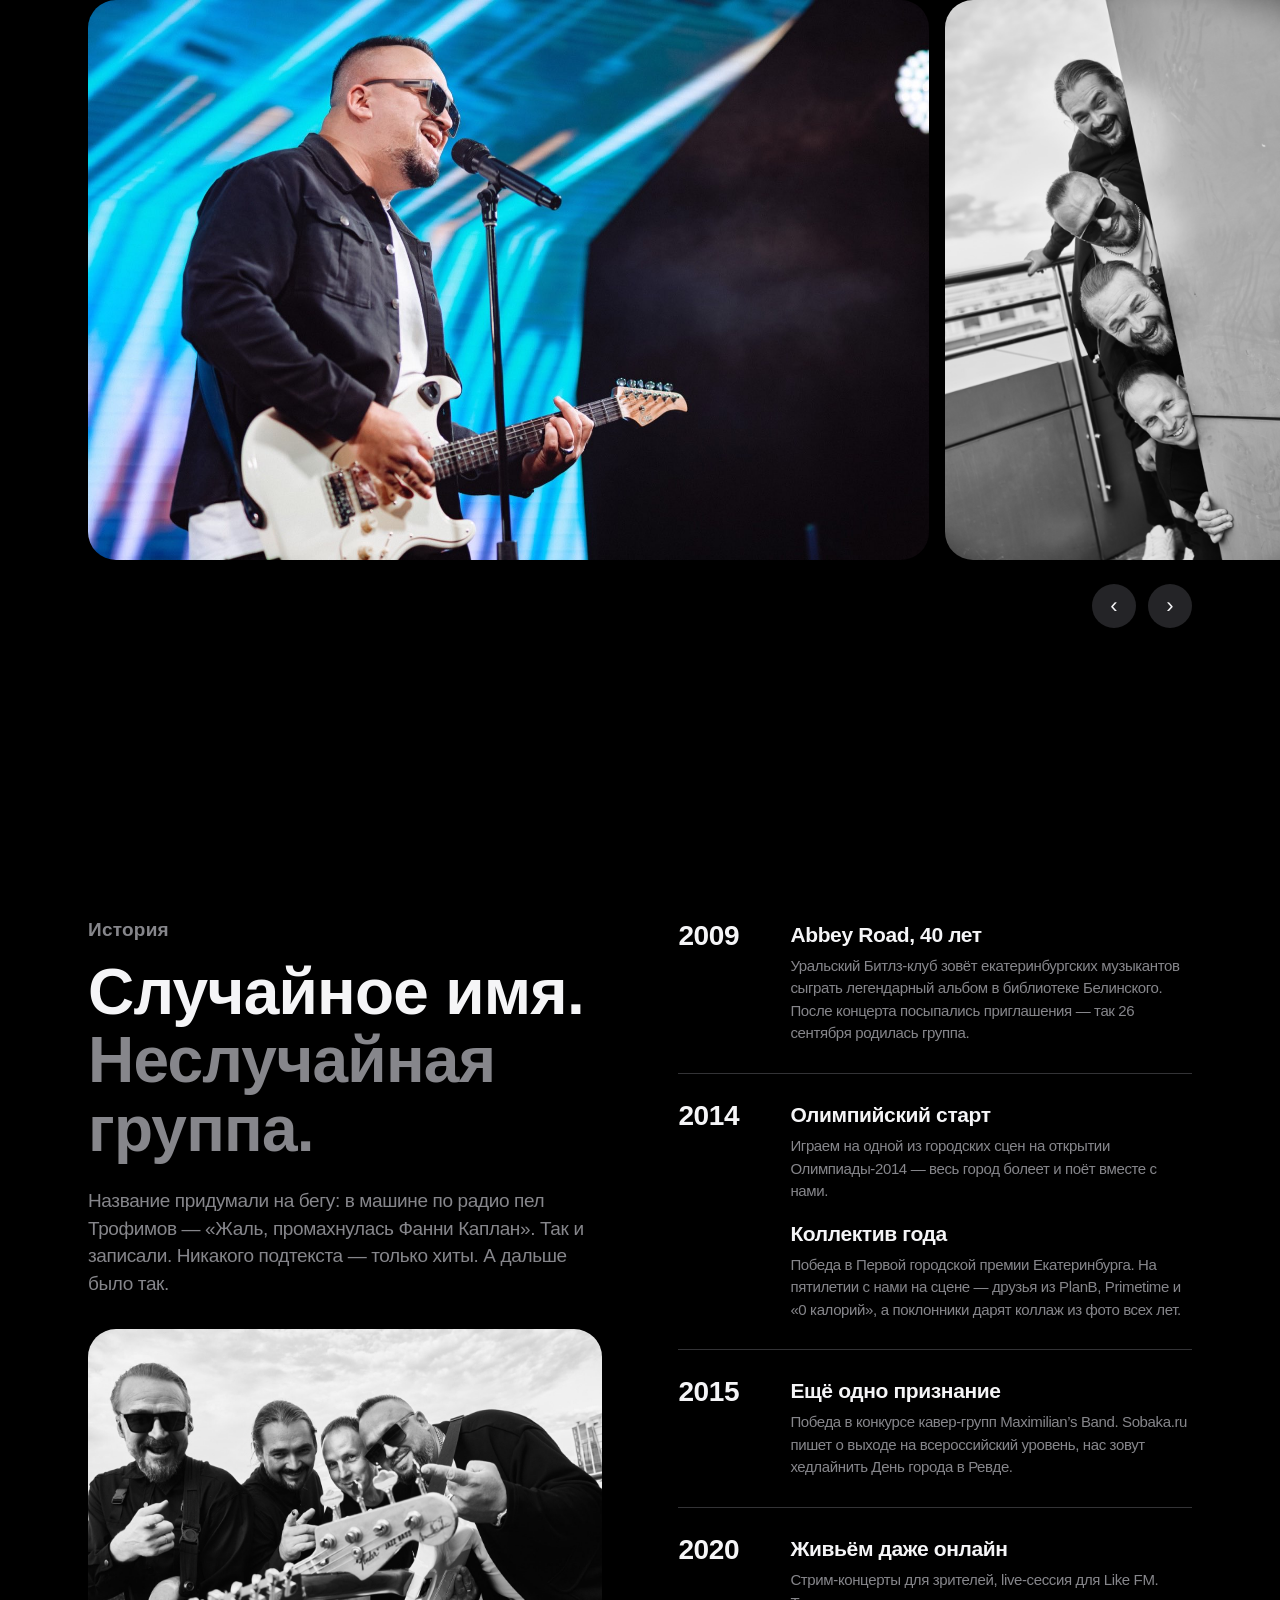
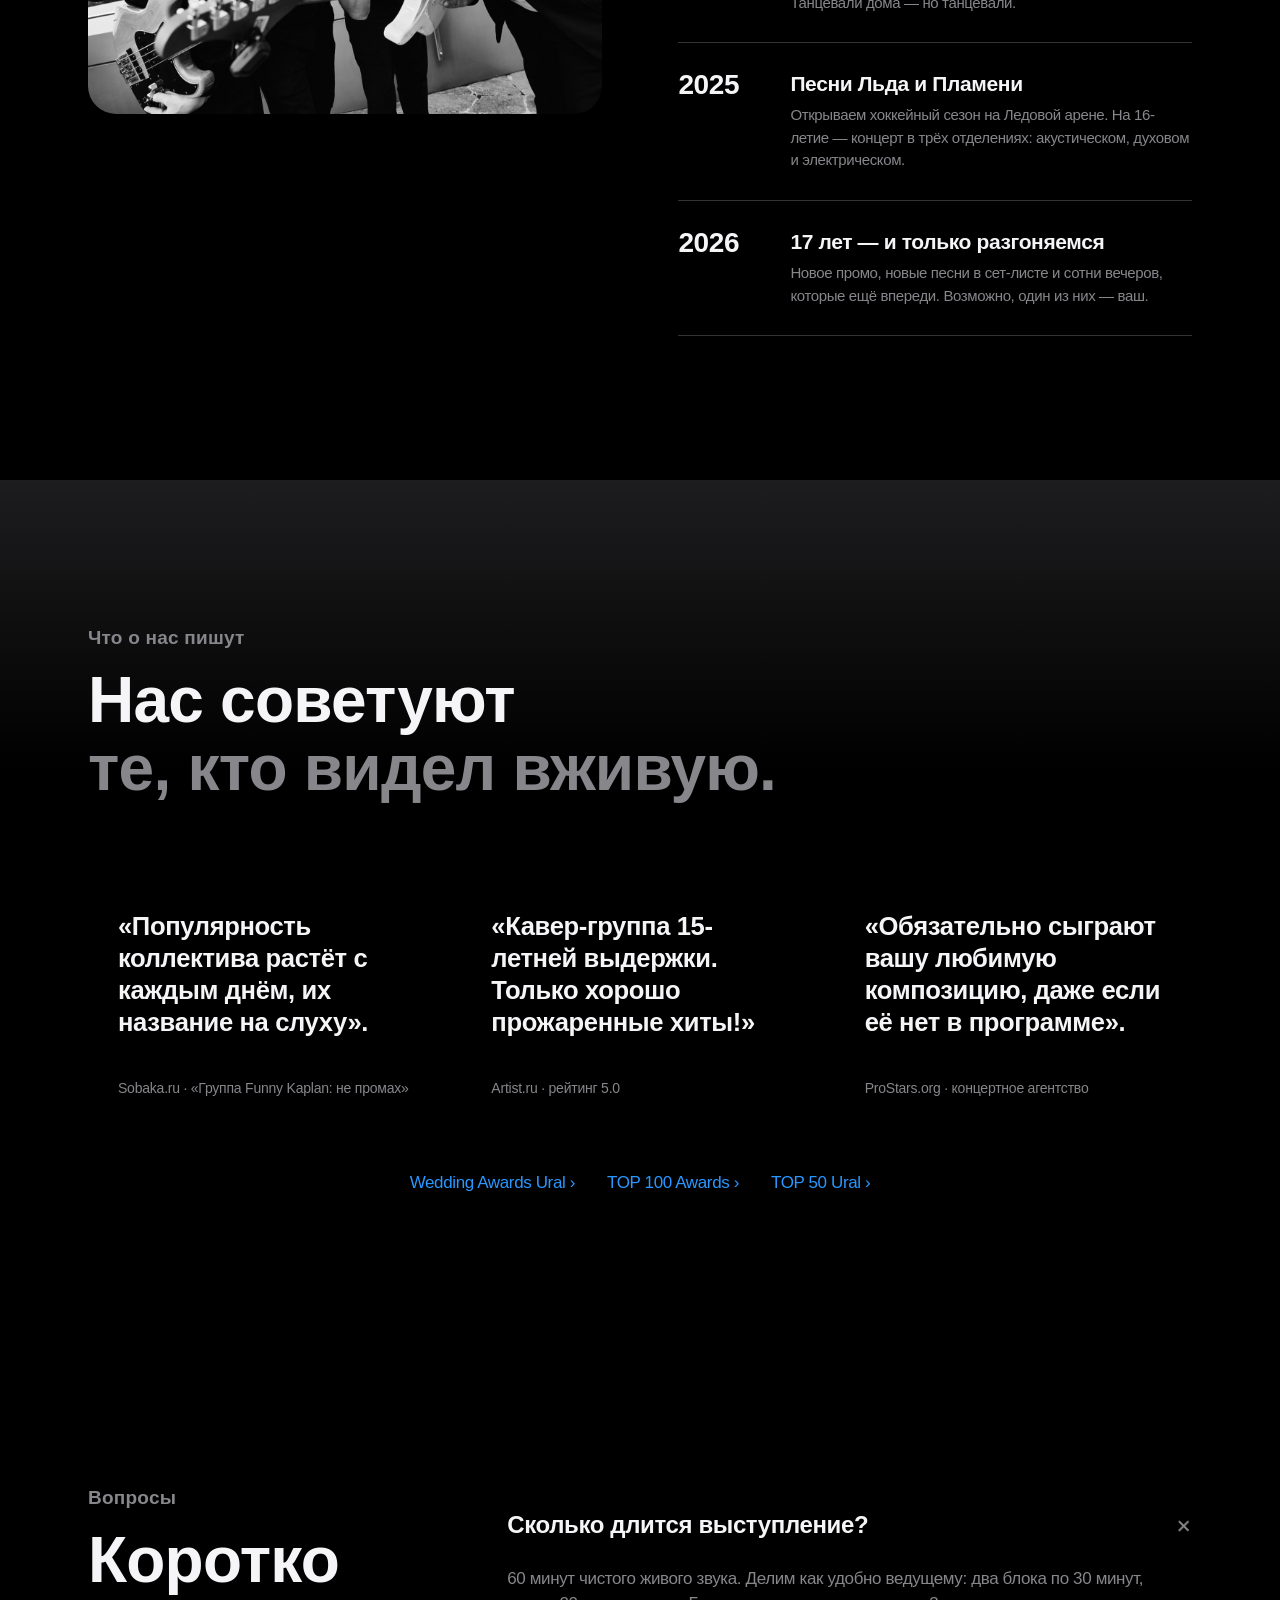
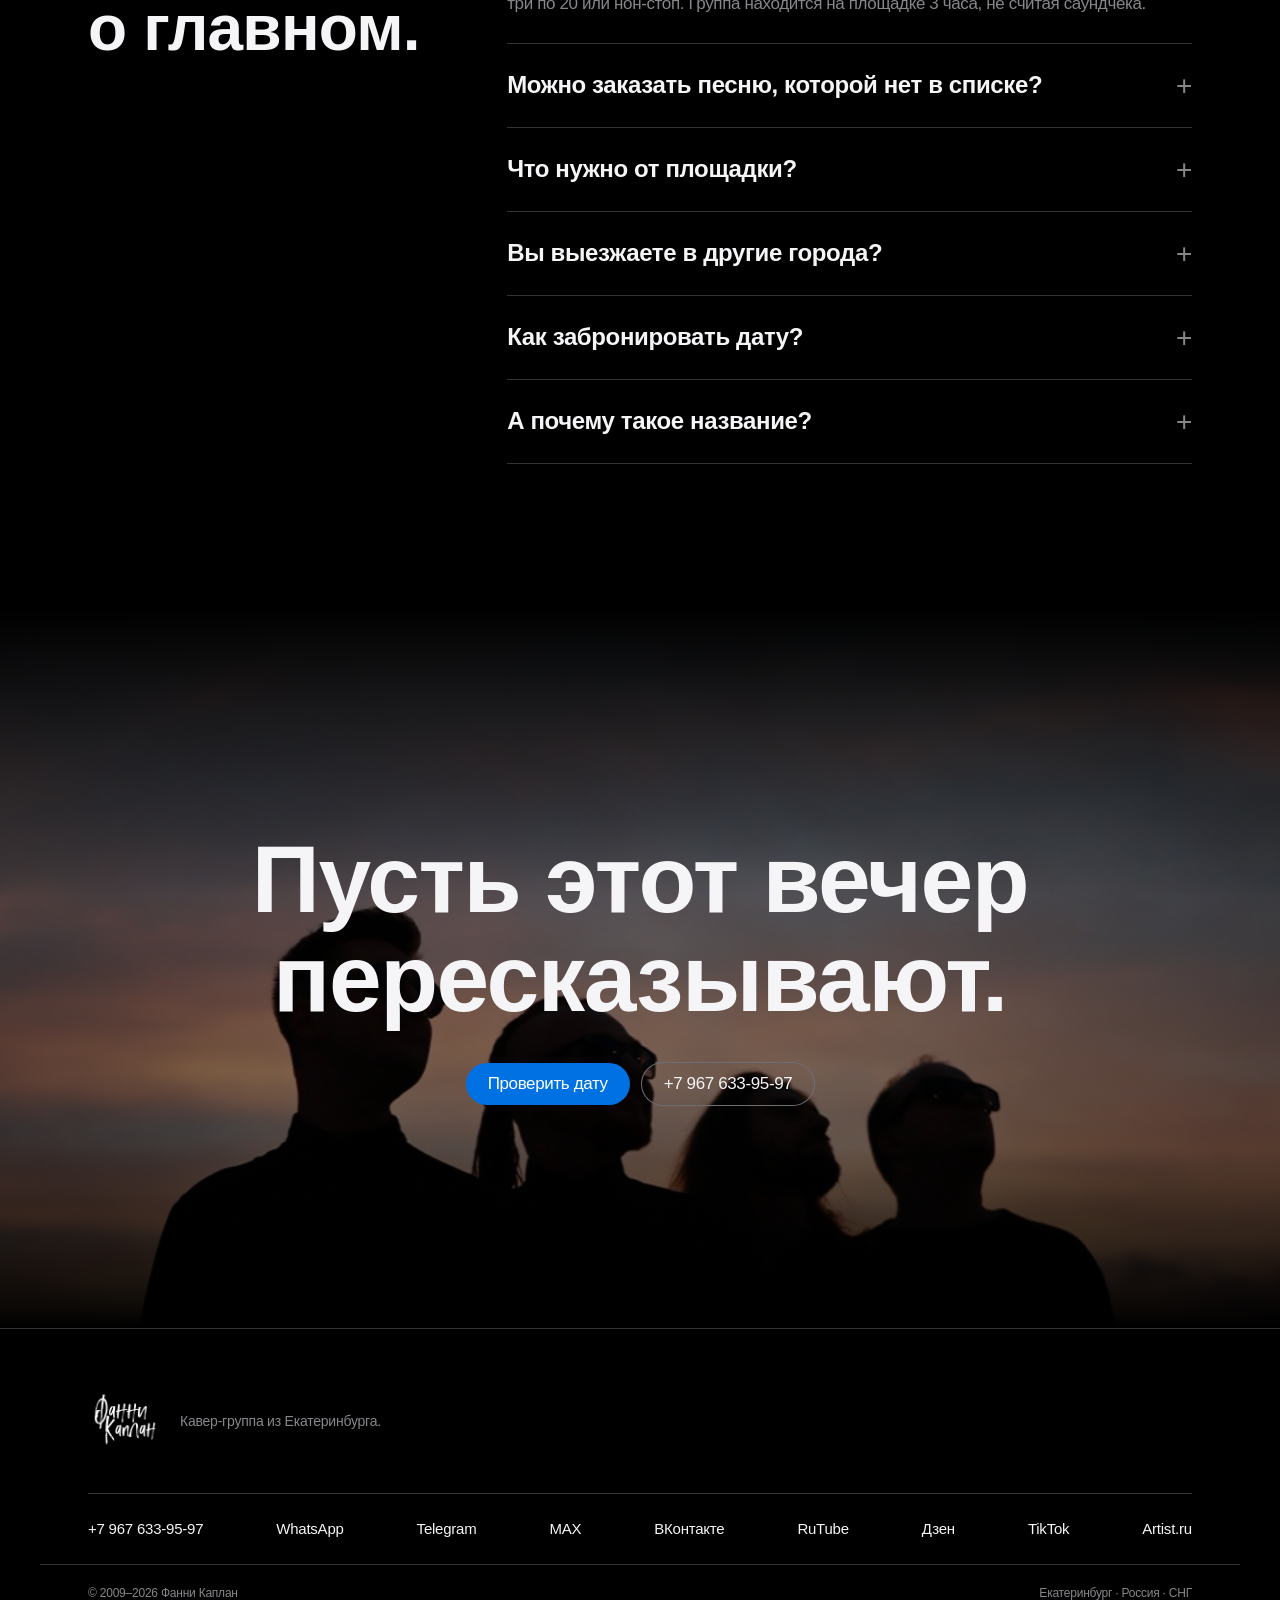
<file: press/index.html>
<!doctype html>
<html lang="ru">
<head>
  <meta charset="UTF-8" />
  <meta name="viewport" content="width=device-width, initial-scale=1.0" />
  <title>Что о нас пишут — Фанни Каплан</title>
  <meta name="robots" content="noindex" />
  <link rel="canonical" href="https://funnykaplan.ru/#press" />
  <meta property="og:type" content="website" />
  <meta property="og:title" content="Фанни Каплан — Что о нас пишут" />
  <meta property="og:description" content="Отзывы прессы и премии." />
  <meta property="og:image" content="https://funnykaplan.ru/assets/video/hero-poster.jpg" />
  <meta http-equiv="refresh" content="0; url=../#press" />
  <script>location.replace('../' + location.search + '#press');</script>
  <style>body { margin: 0; background: #000; }</style>
</head>
<body></body>
</html>
</file>
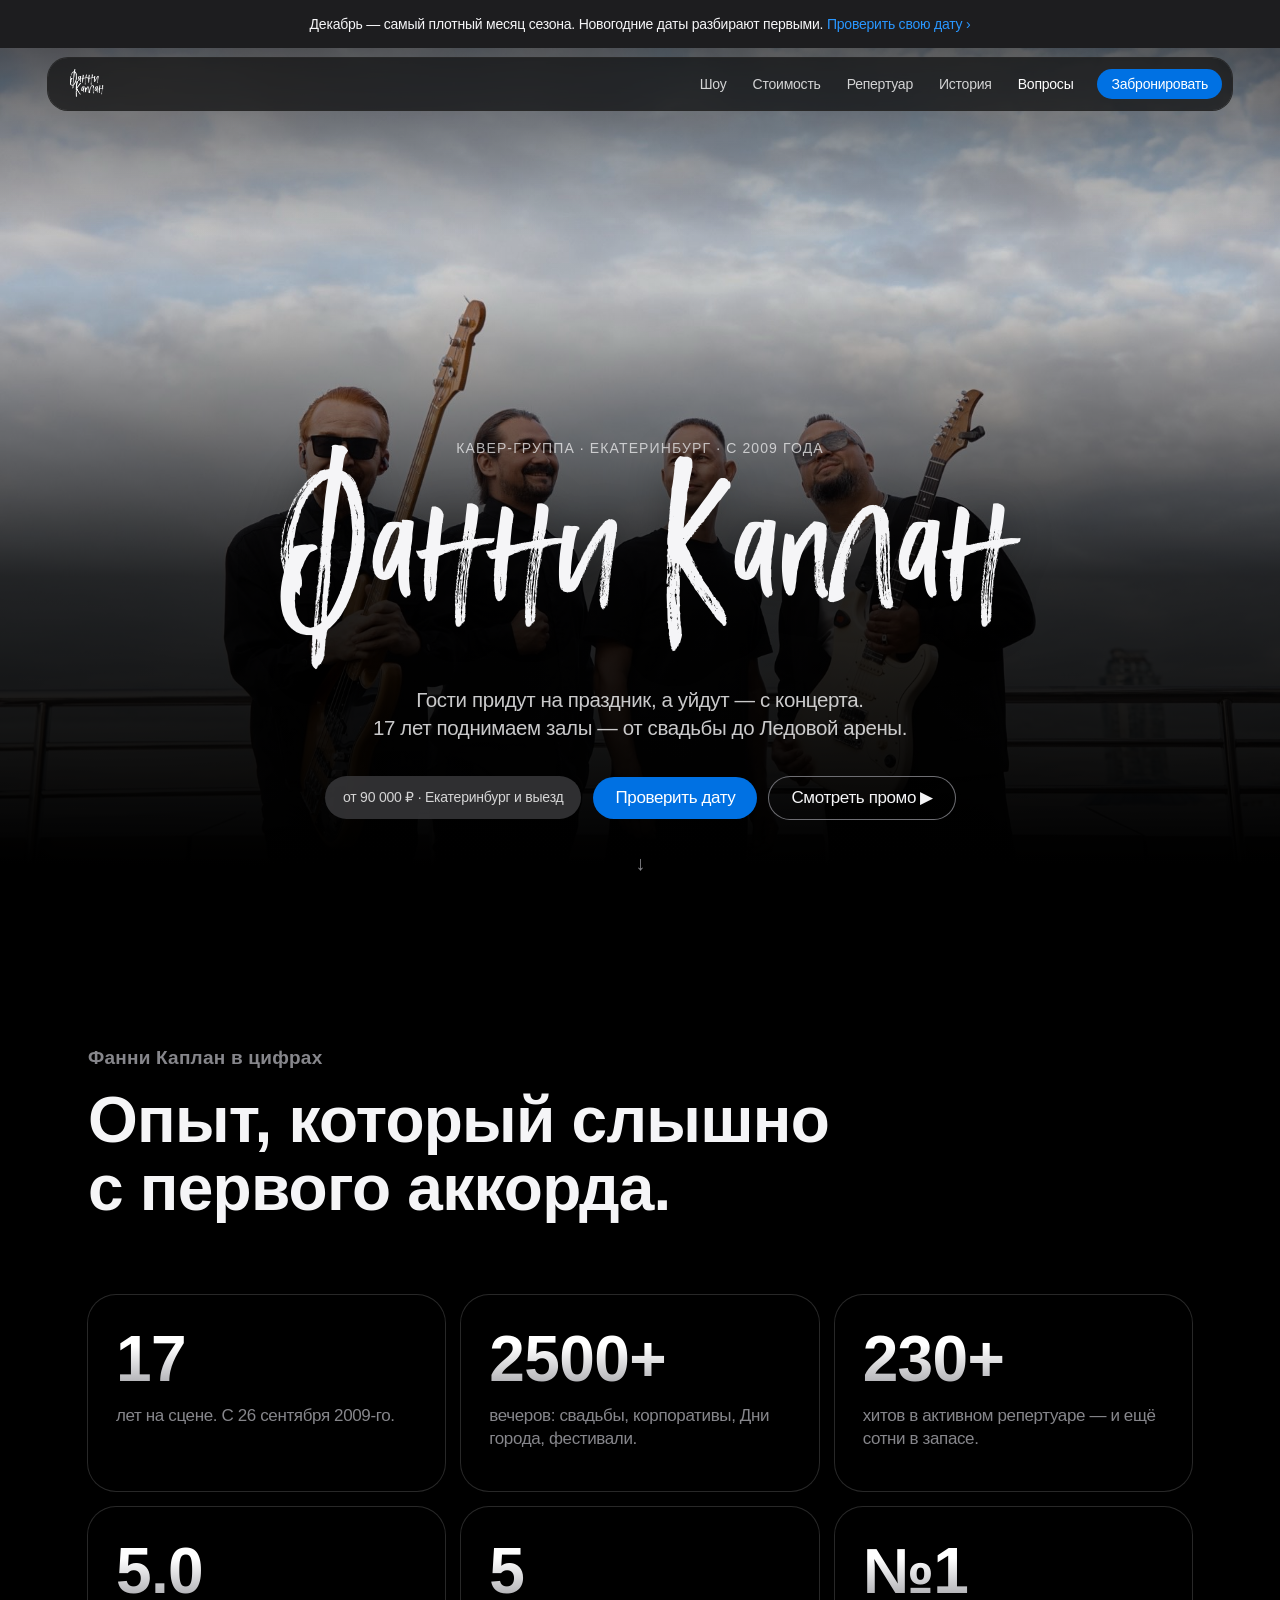
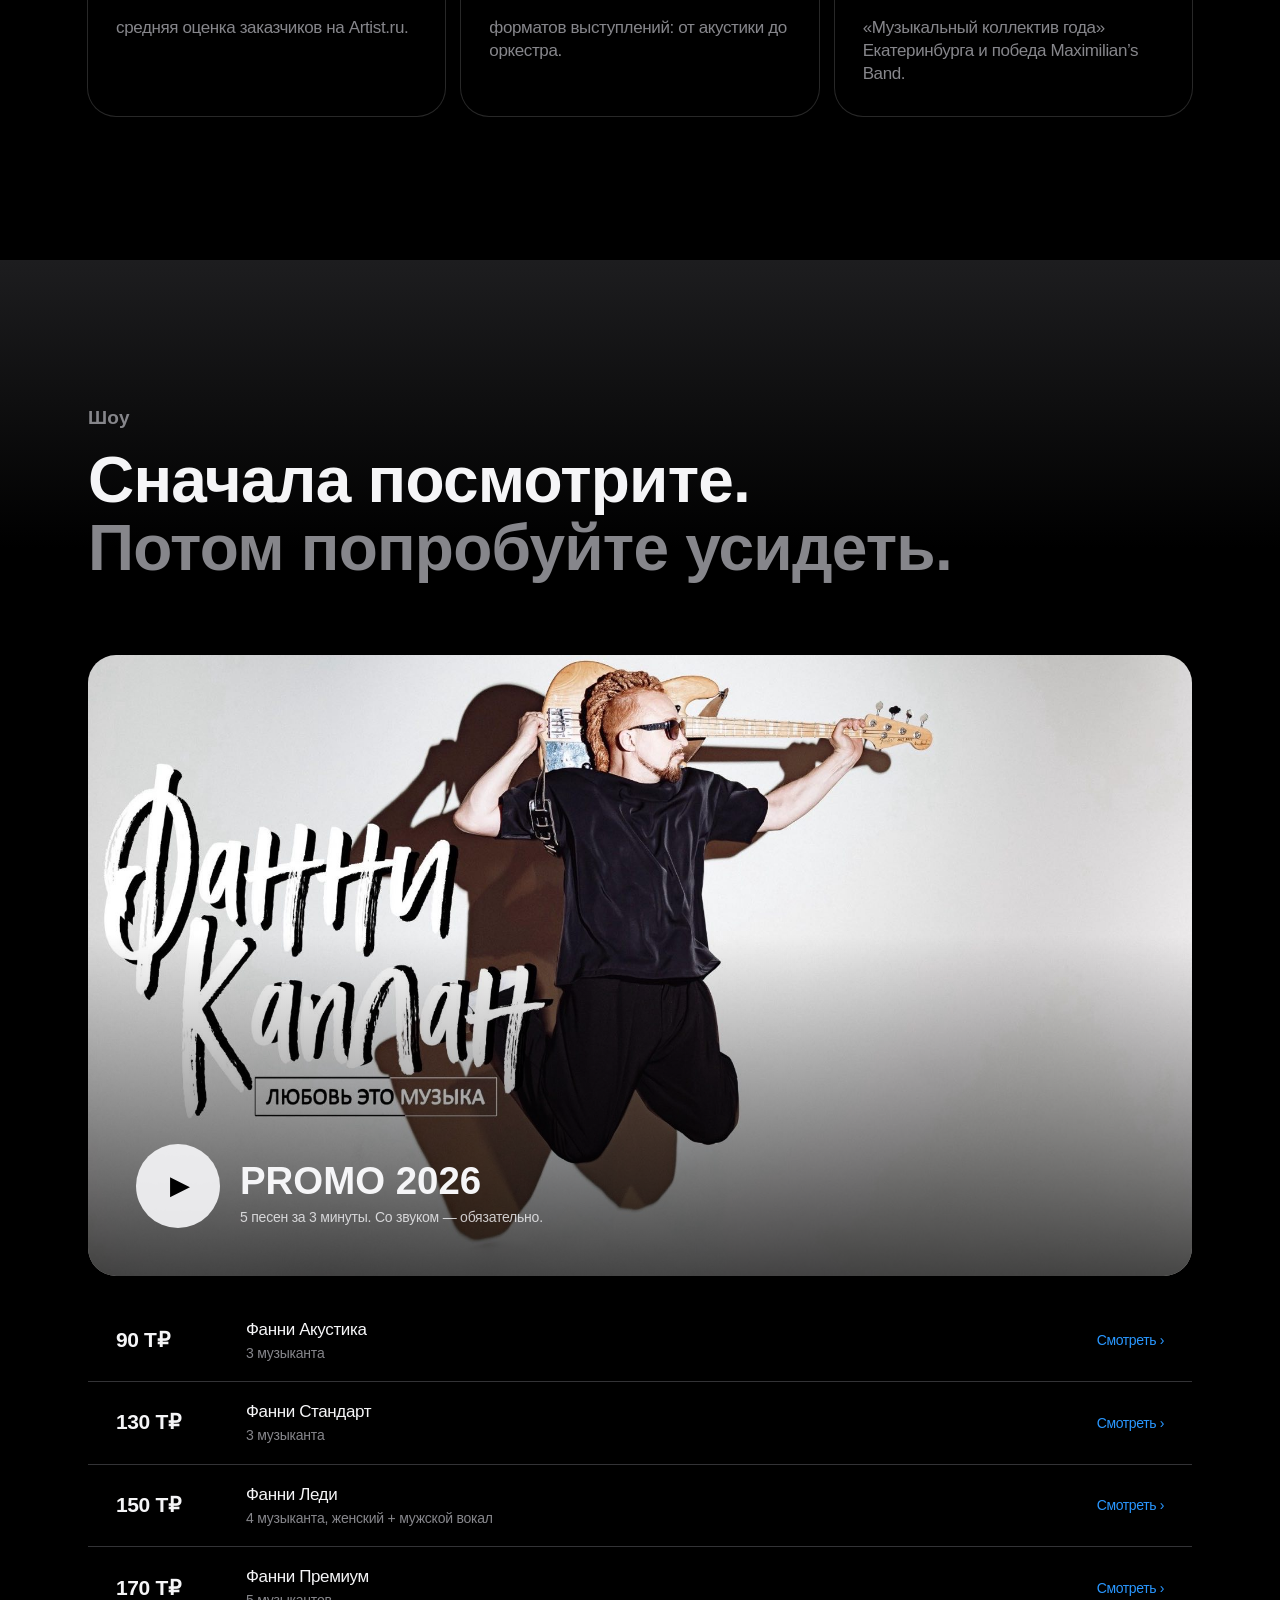
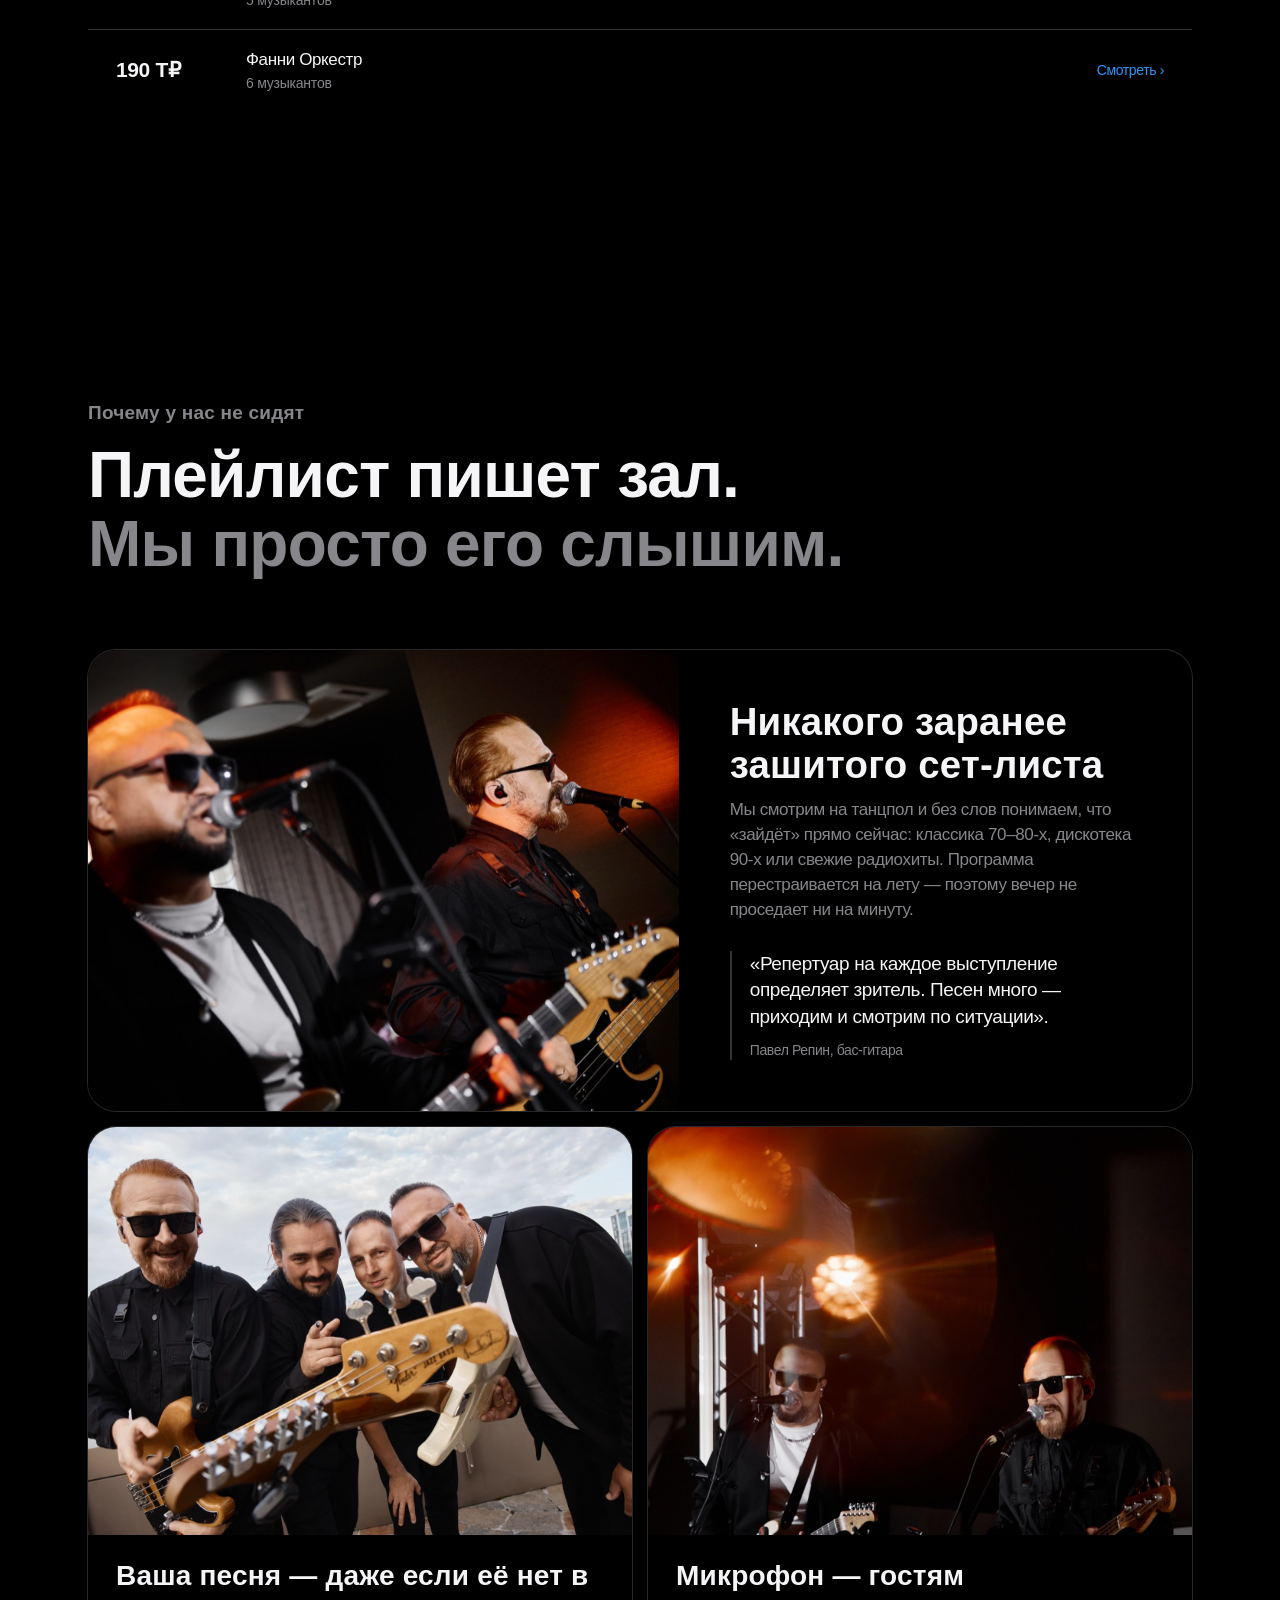
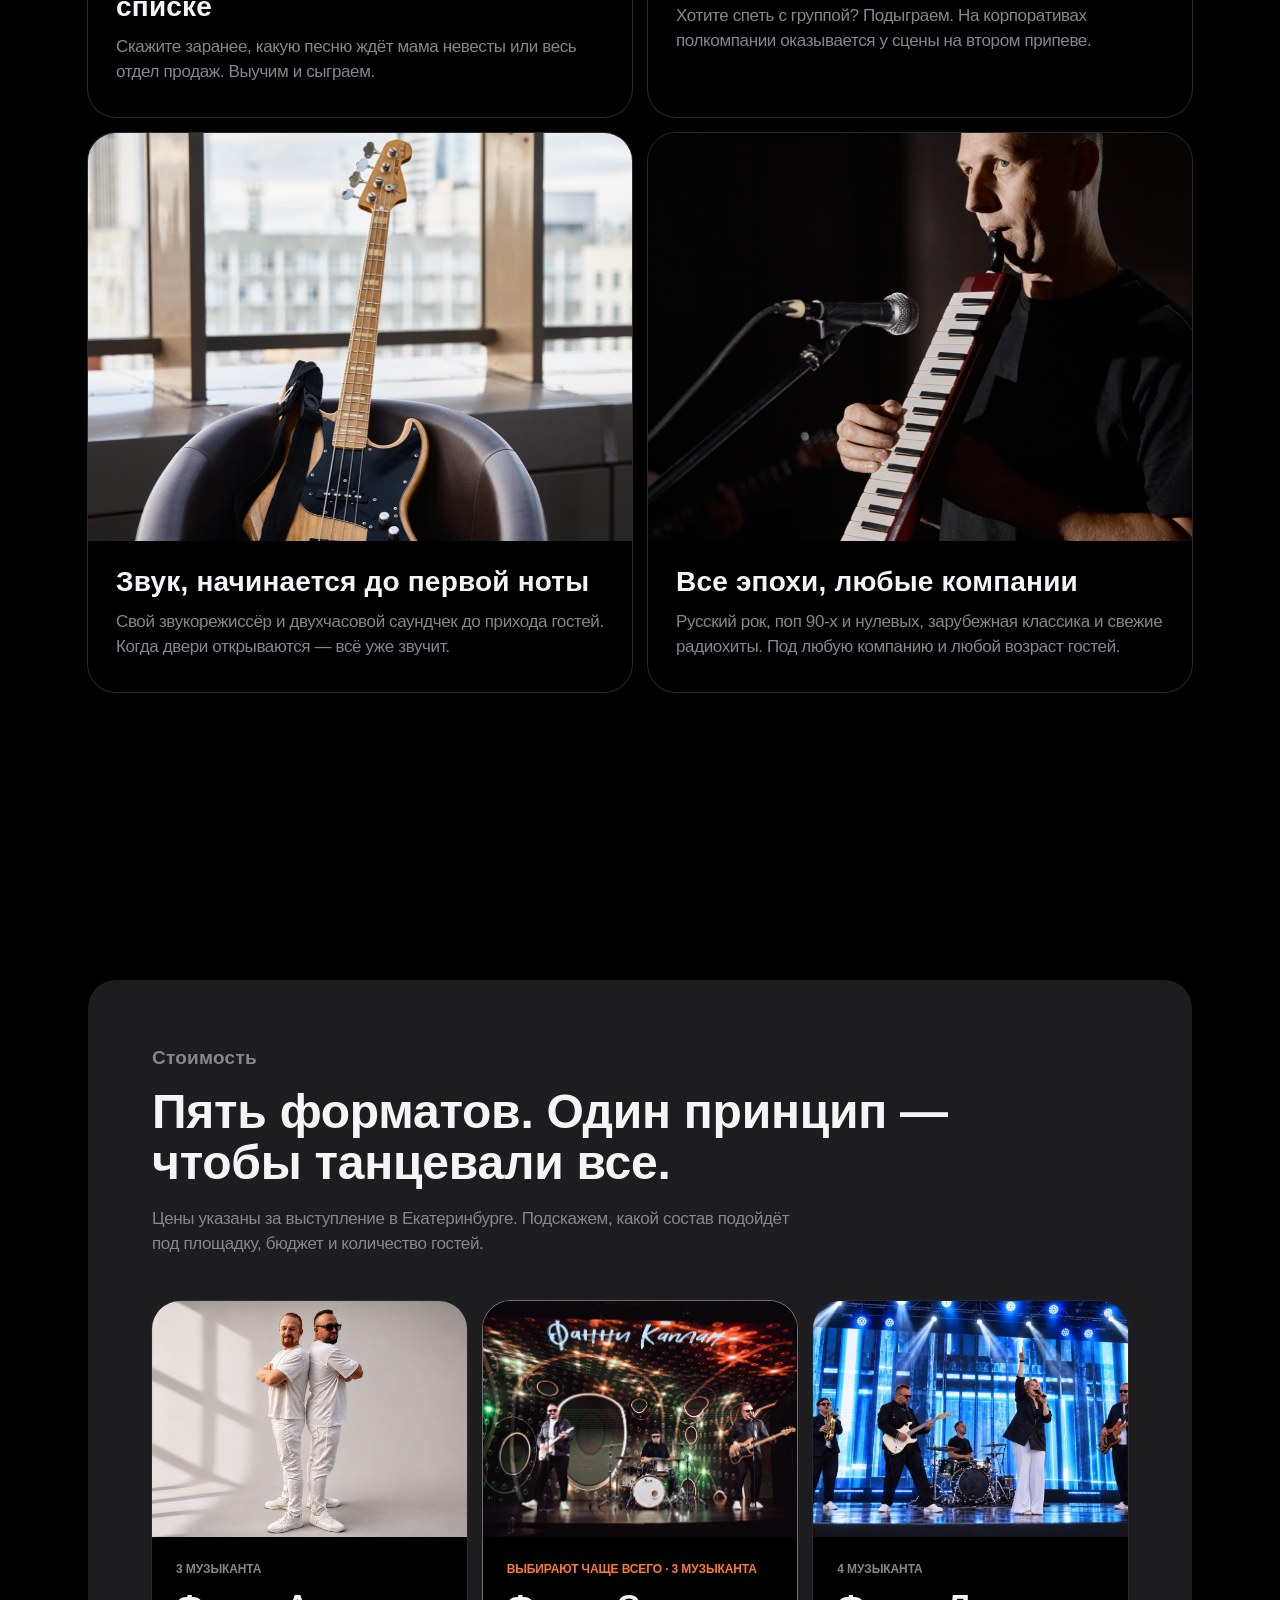
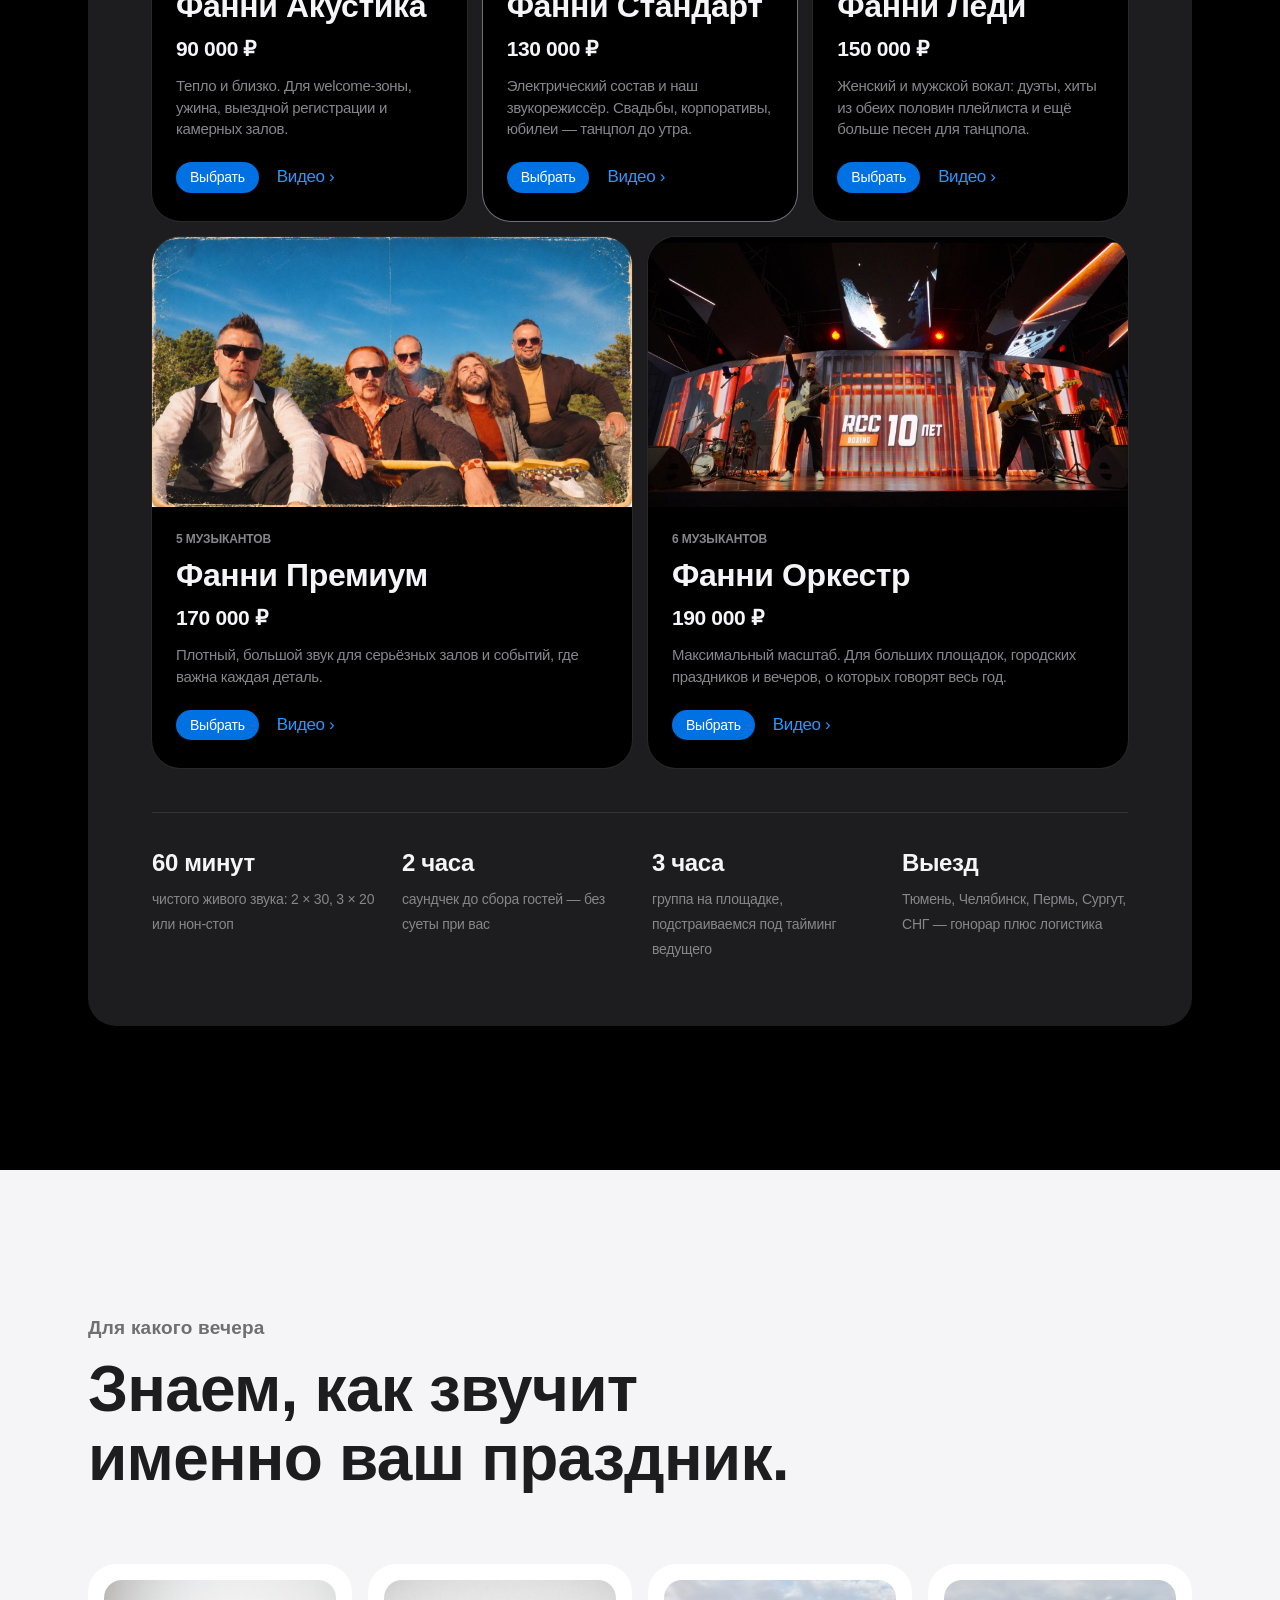
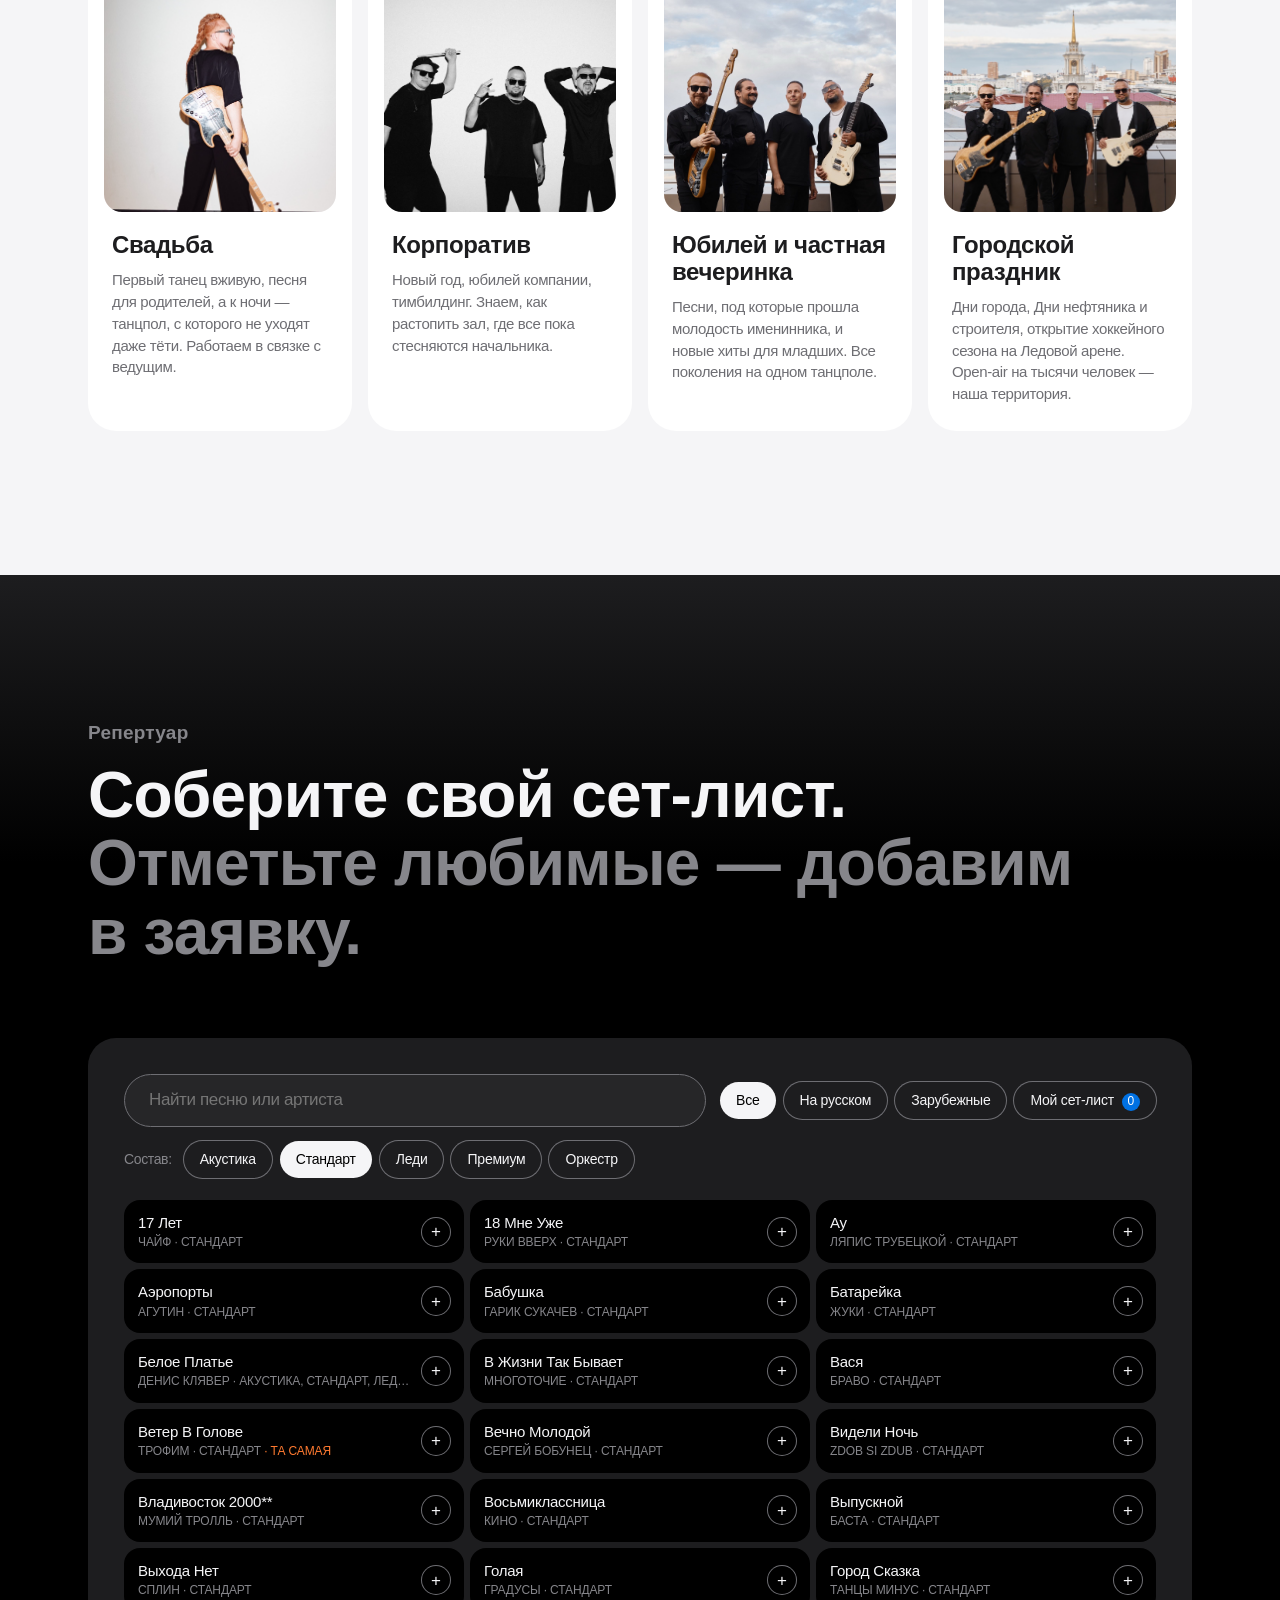
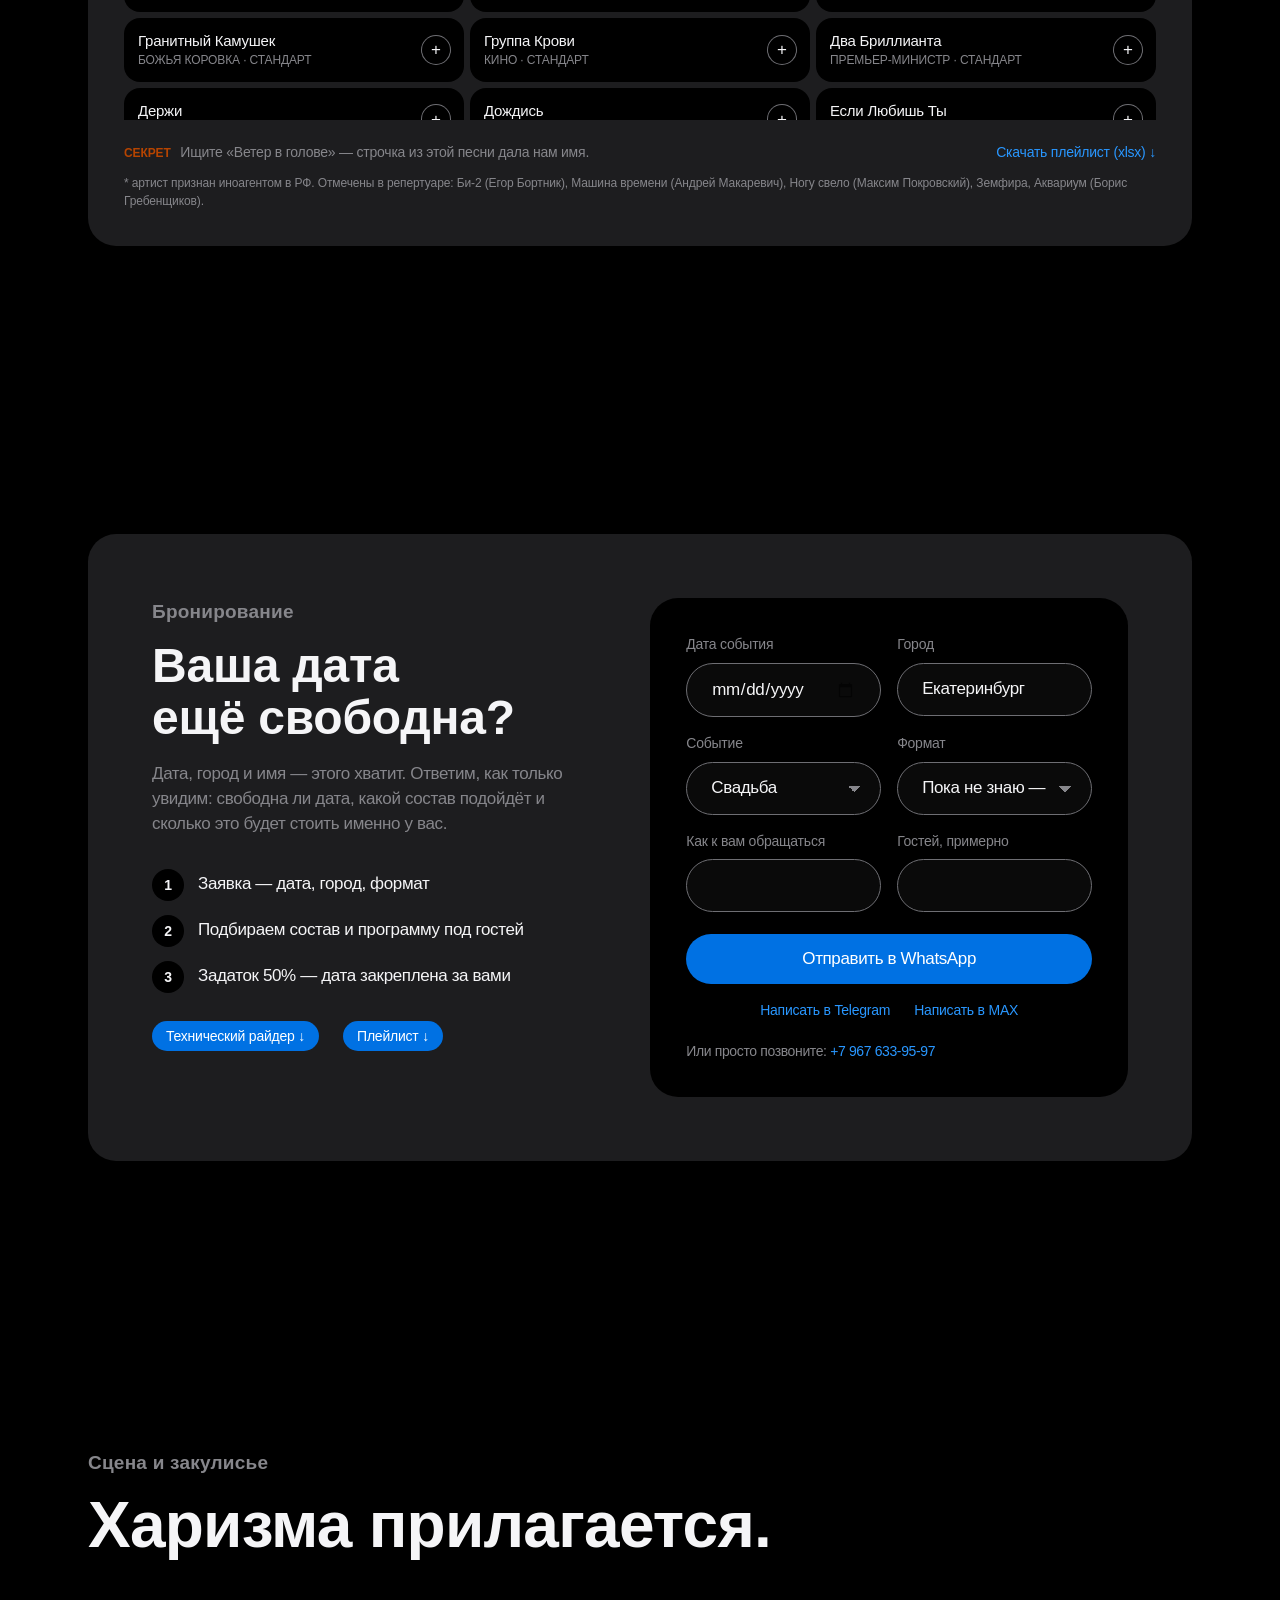
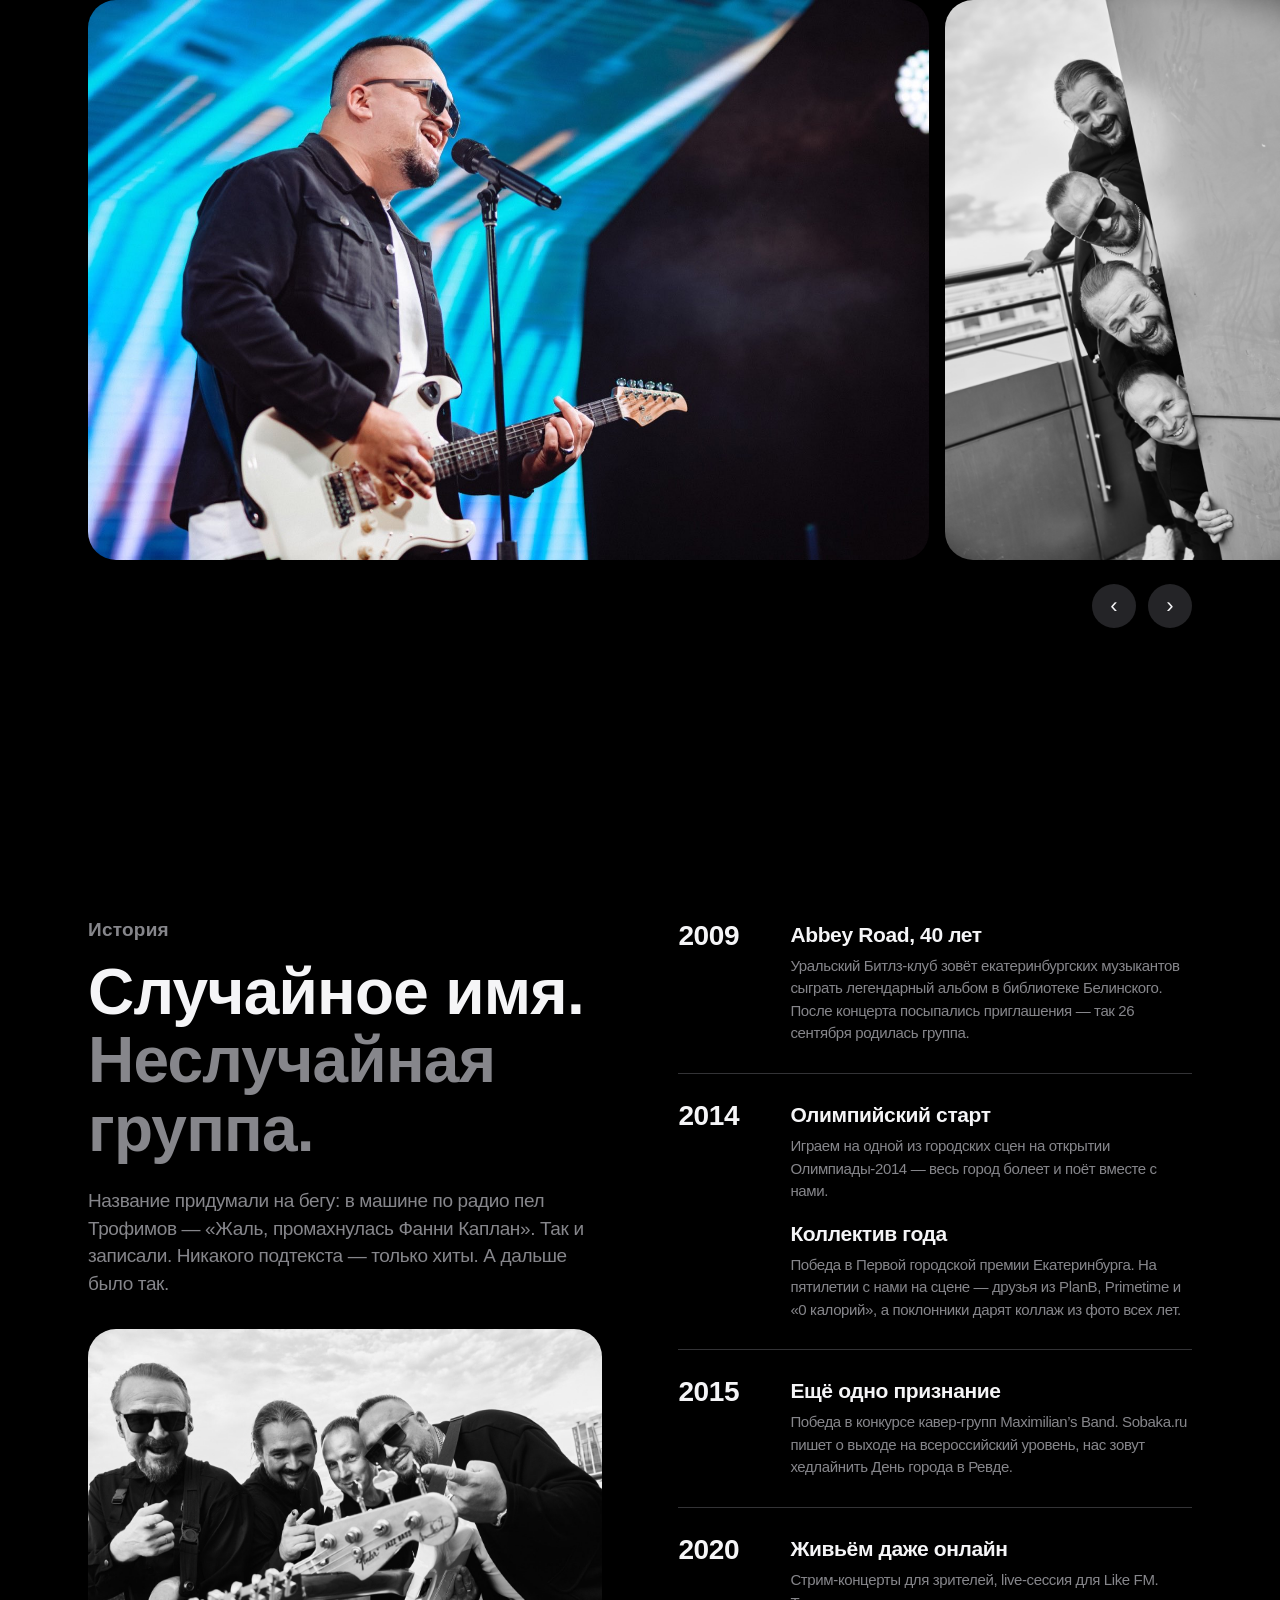
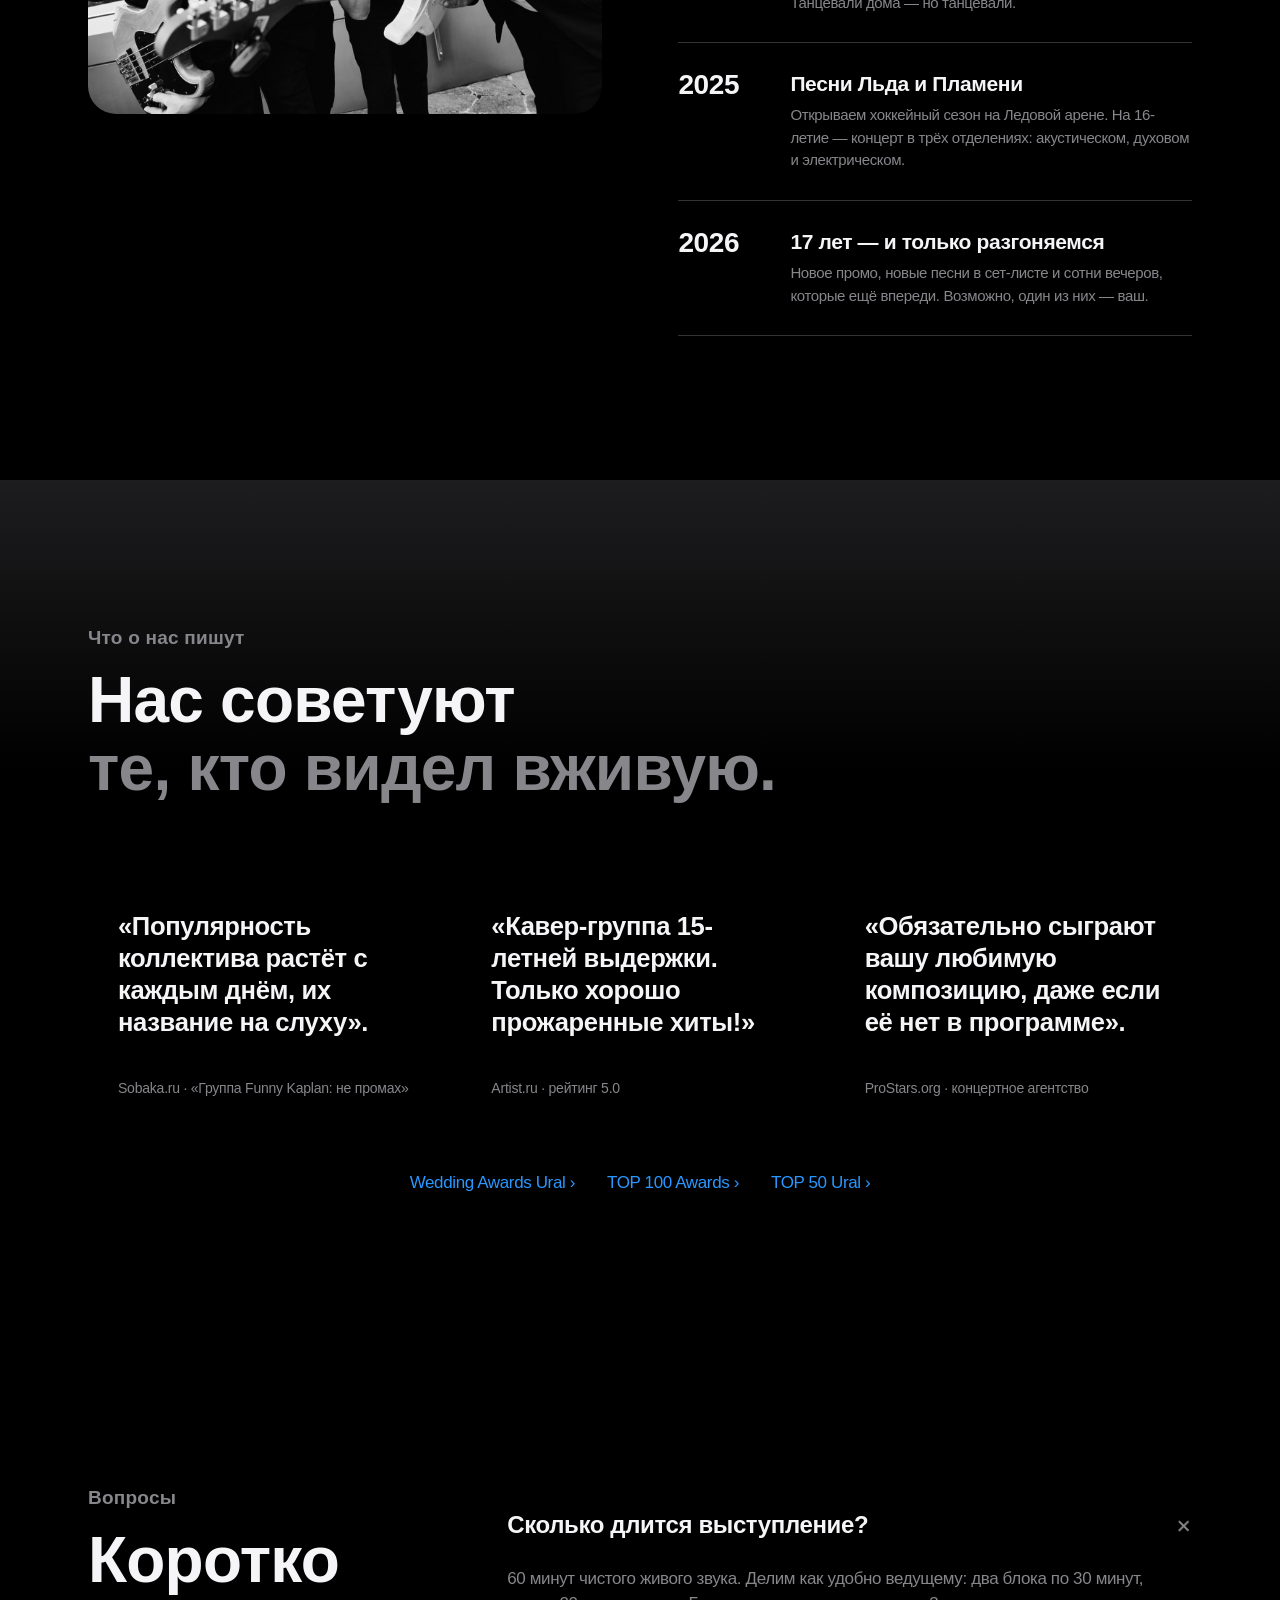
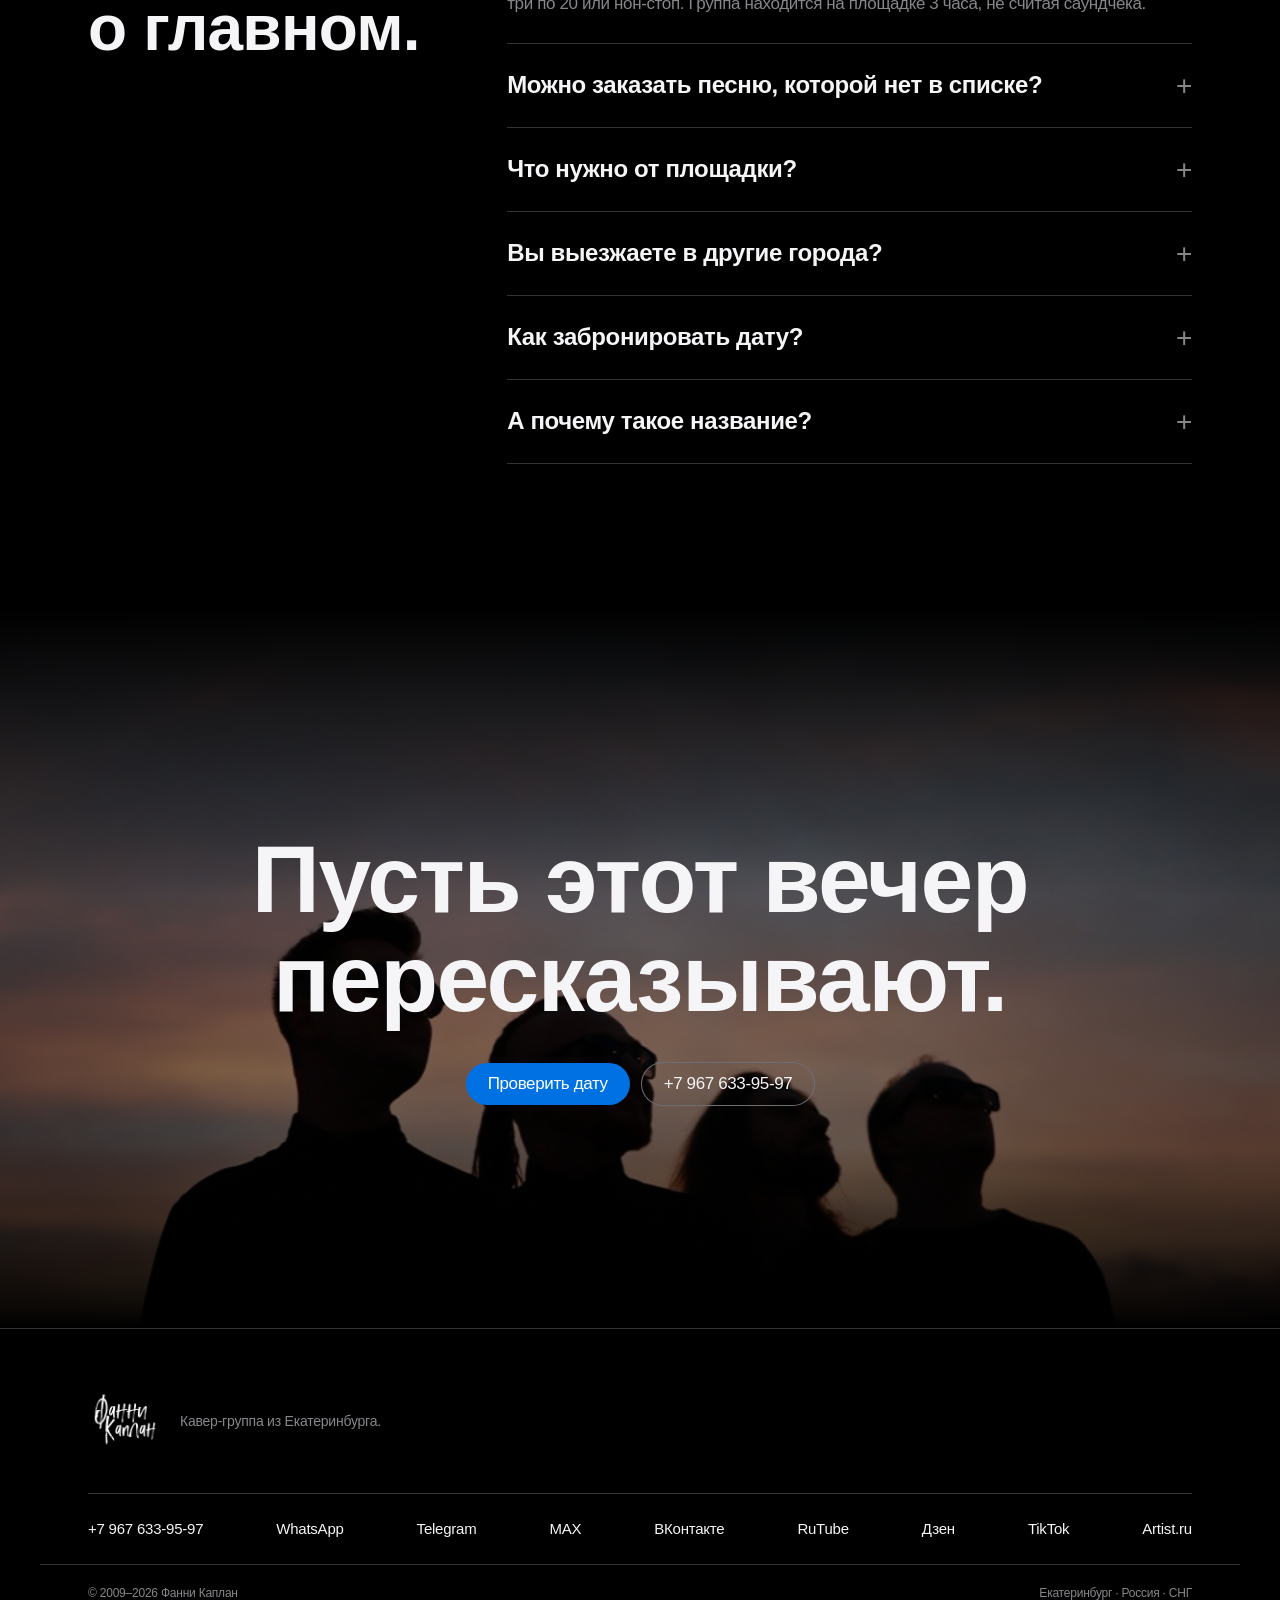
<file: price/index.html>
<!doctype html>
<html lang="ru">
<head>
  <meta charset="UTF-8" />
  <meta name="viewport" content="width=device-width, initial-scale=1.0" />
  <title>Стоимость — Фанни Каплан</title>
  <meta name="robots" content="noindex" />
  <link rel="canonical" href="https://funnykaplan.ru/#price" />
  <meta property="og:type" content="website" />
  <meta property="og:title" content="Фанни Каплан — Стоимость" />
  <meta property="og:description" content="Пять составов: от акустики до оркестра. Цены и что входит в выступление." />
  <meta property="og:image" content="https://funnykaplan.ru/assets/video/hero-poster.jpg" />
  <meta http-equiv="refresh" content="0; url=../#price" />
  <script>location.replace('../' + location.search + '#price');</script>
  <style>body { margin: 0; background: #000; }</style>
</head>
<body></body>
</html>
</file>
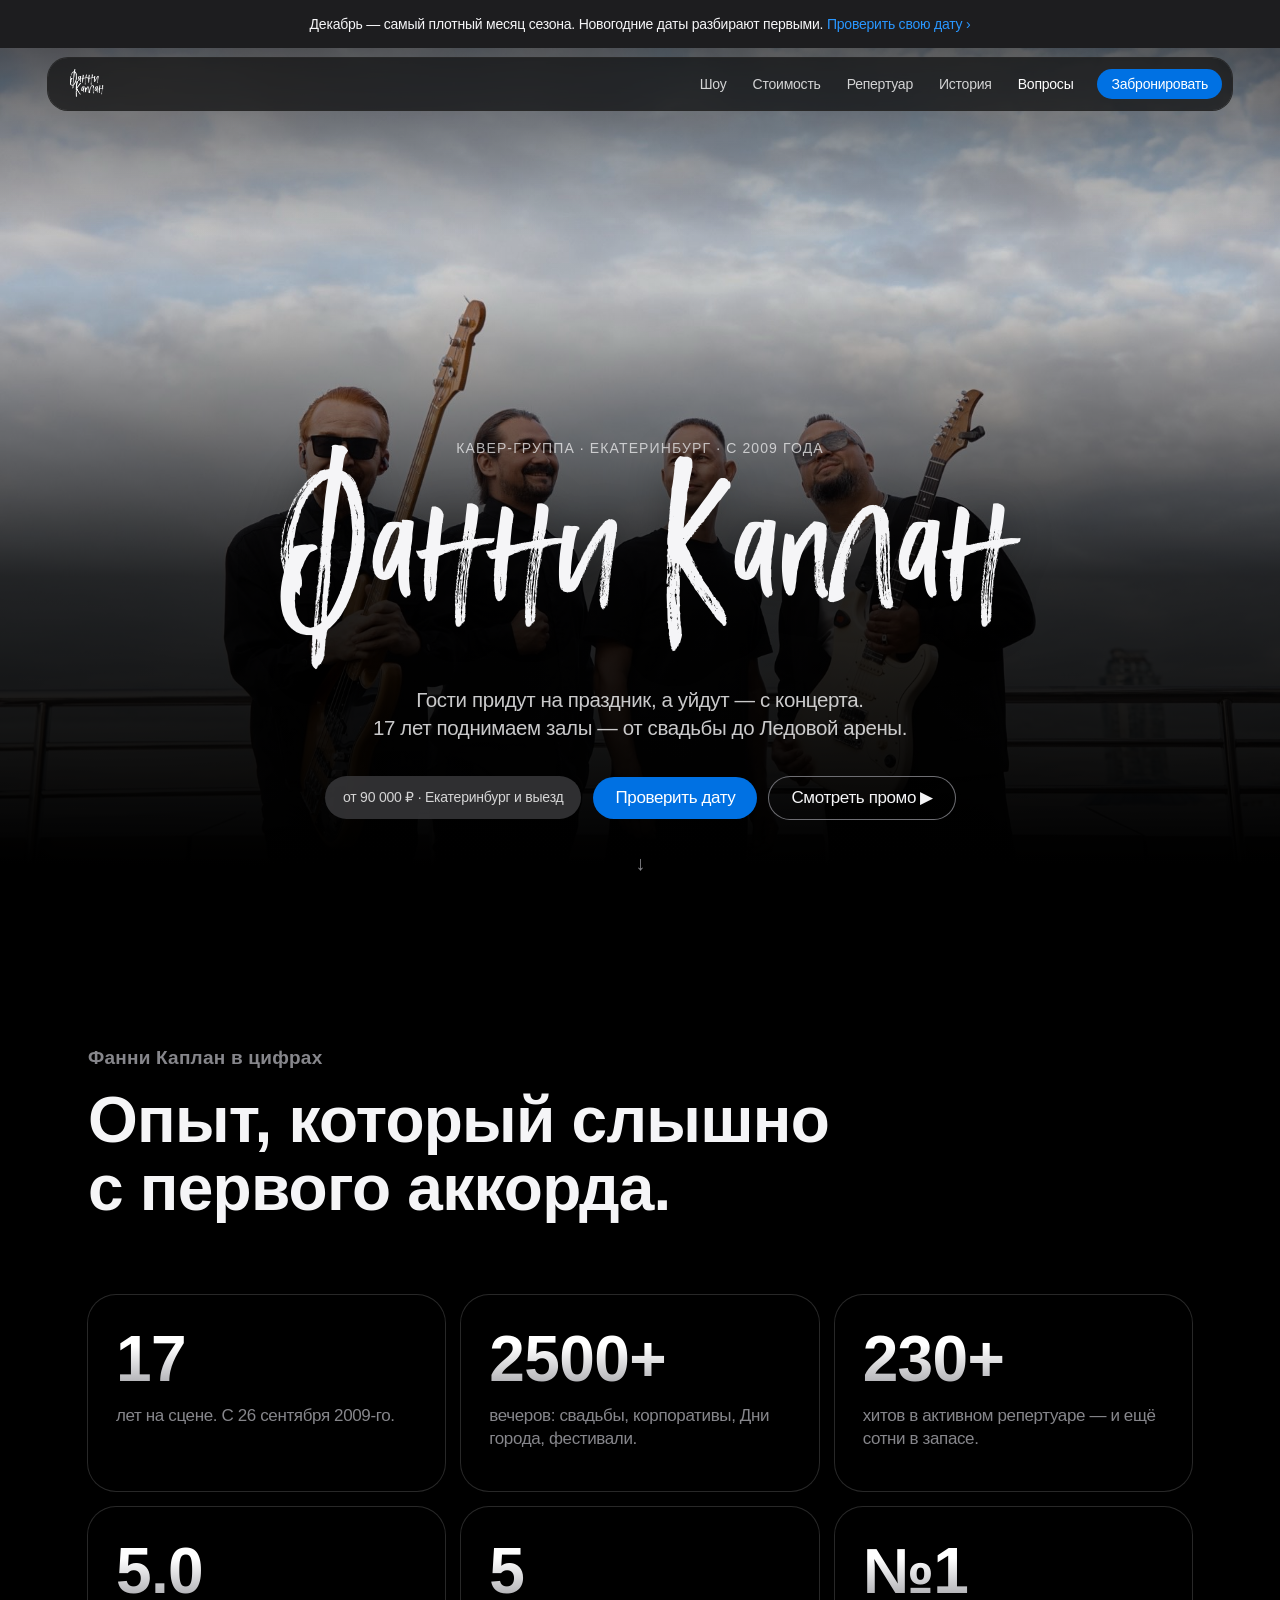
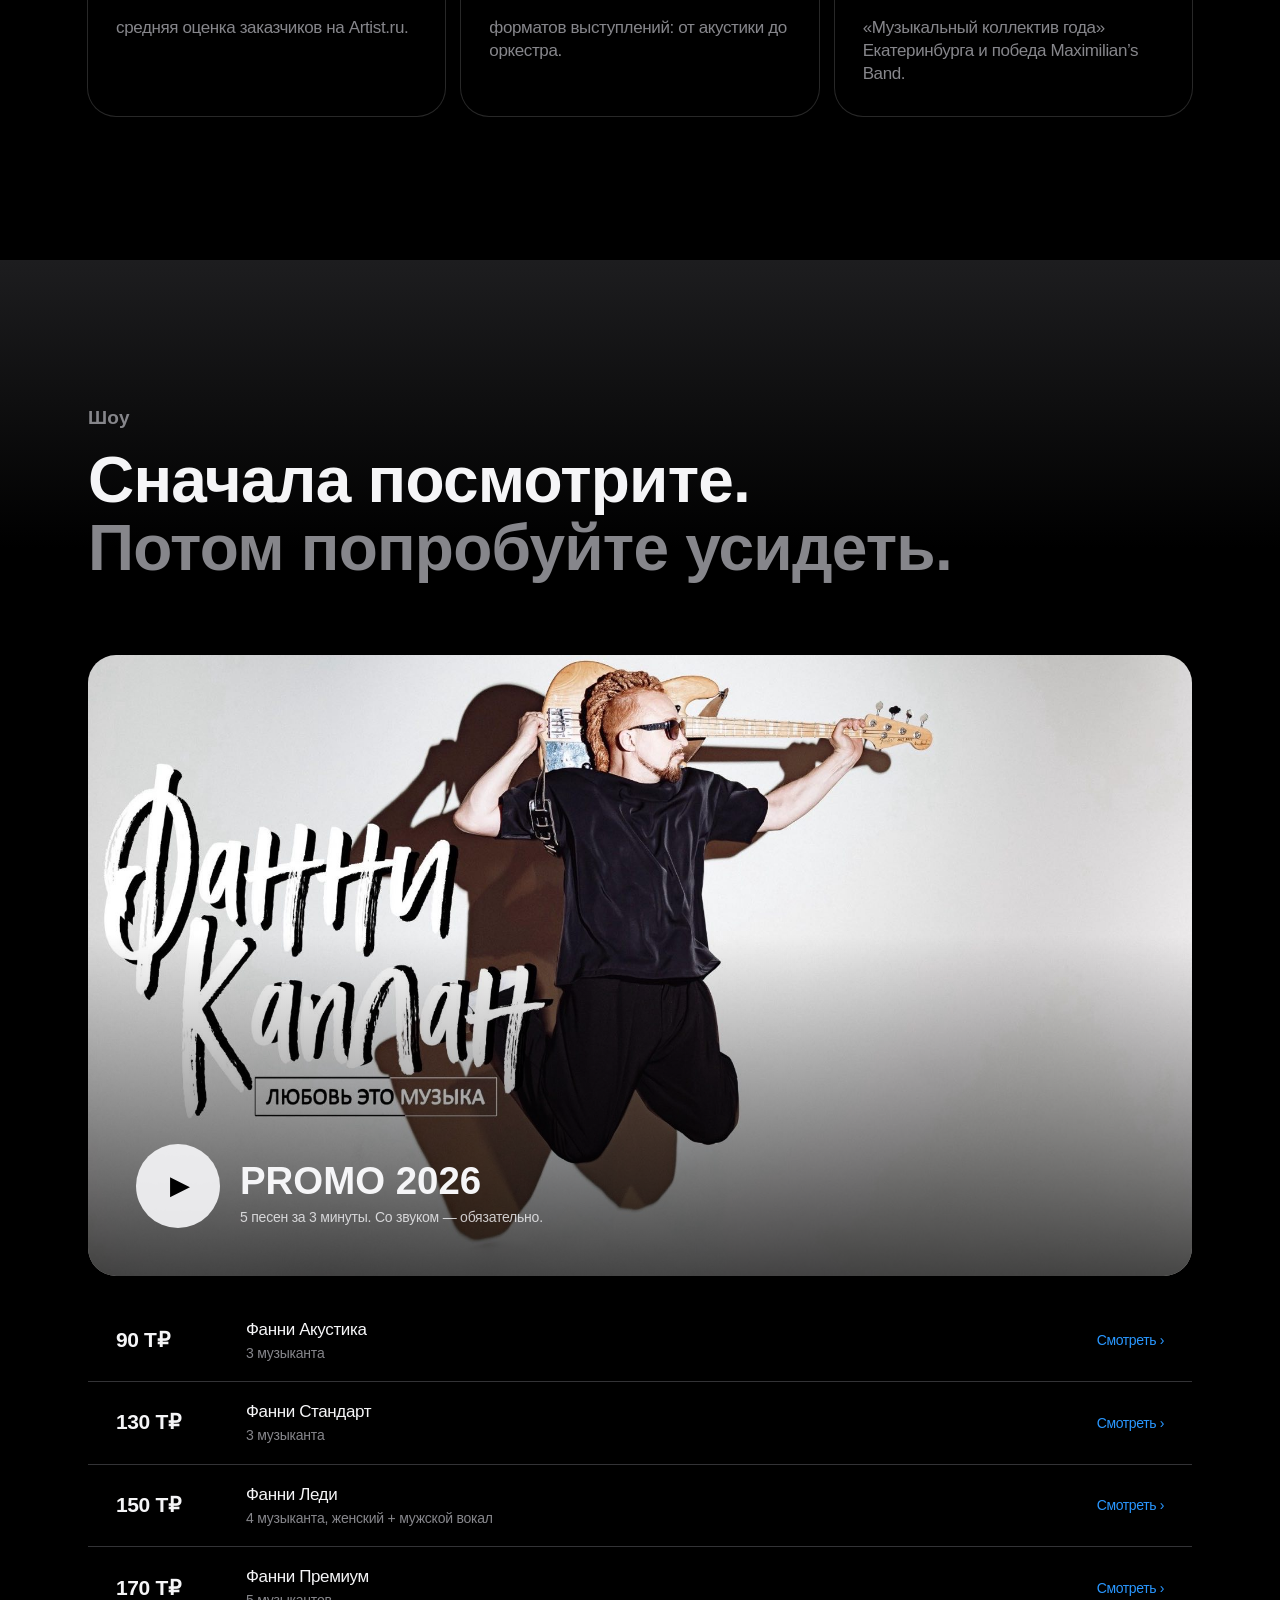
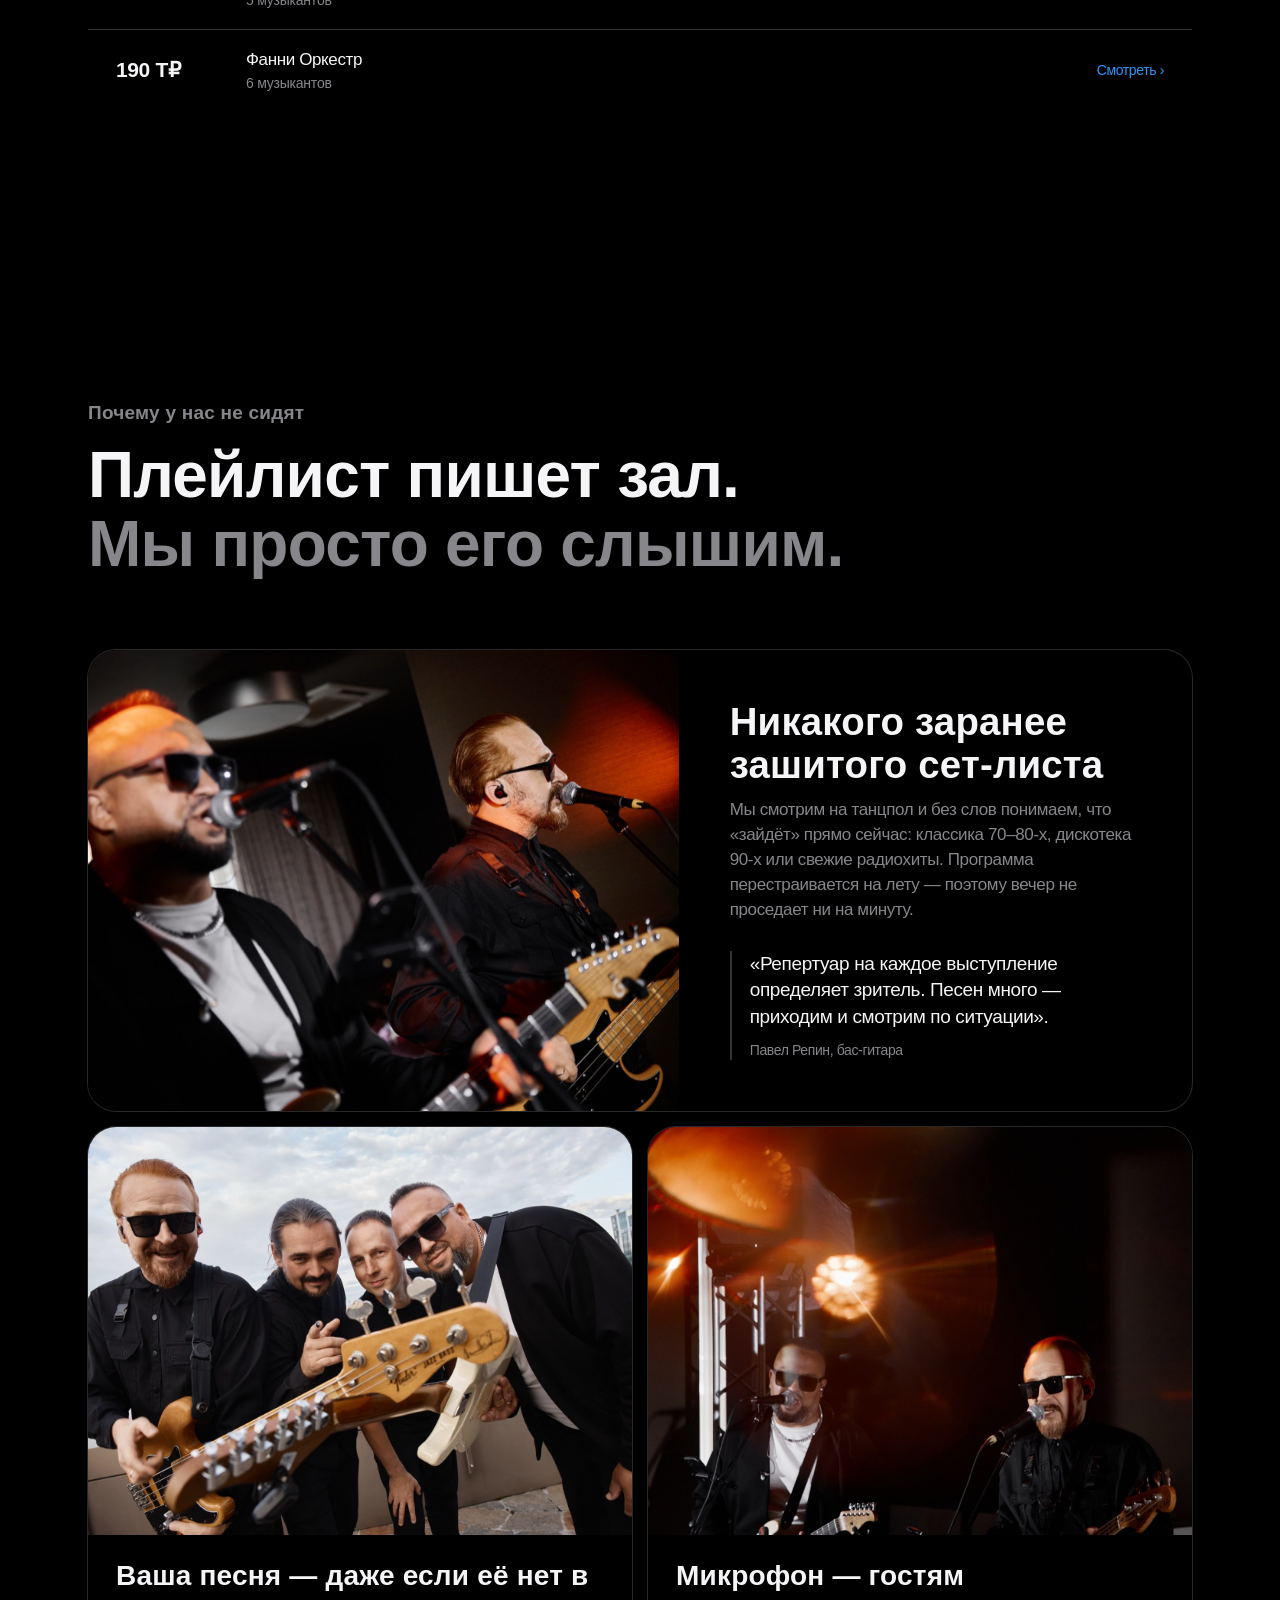
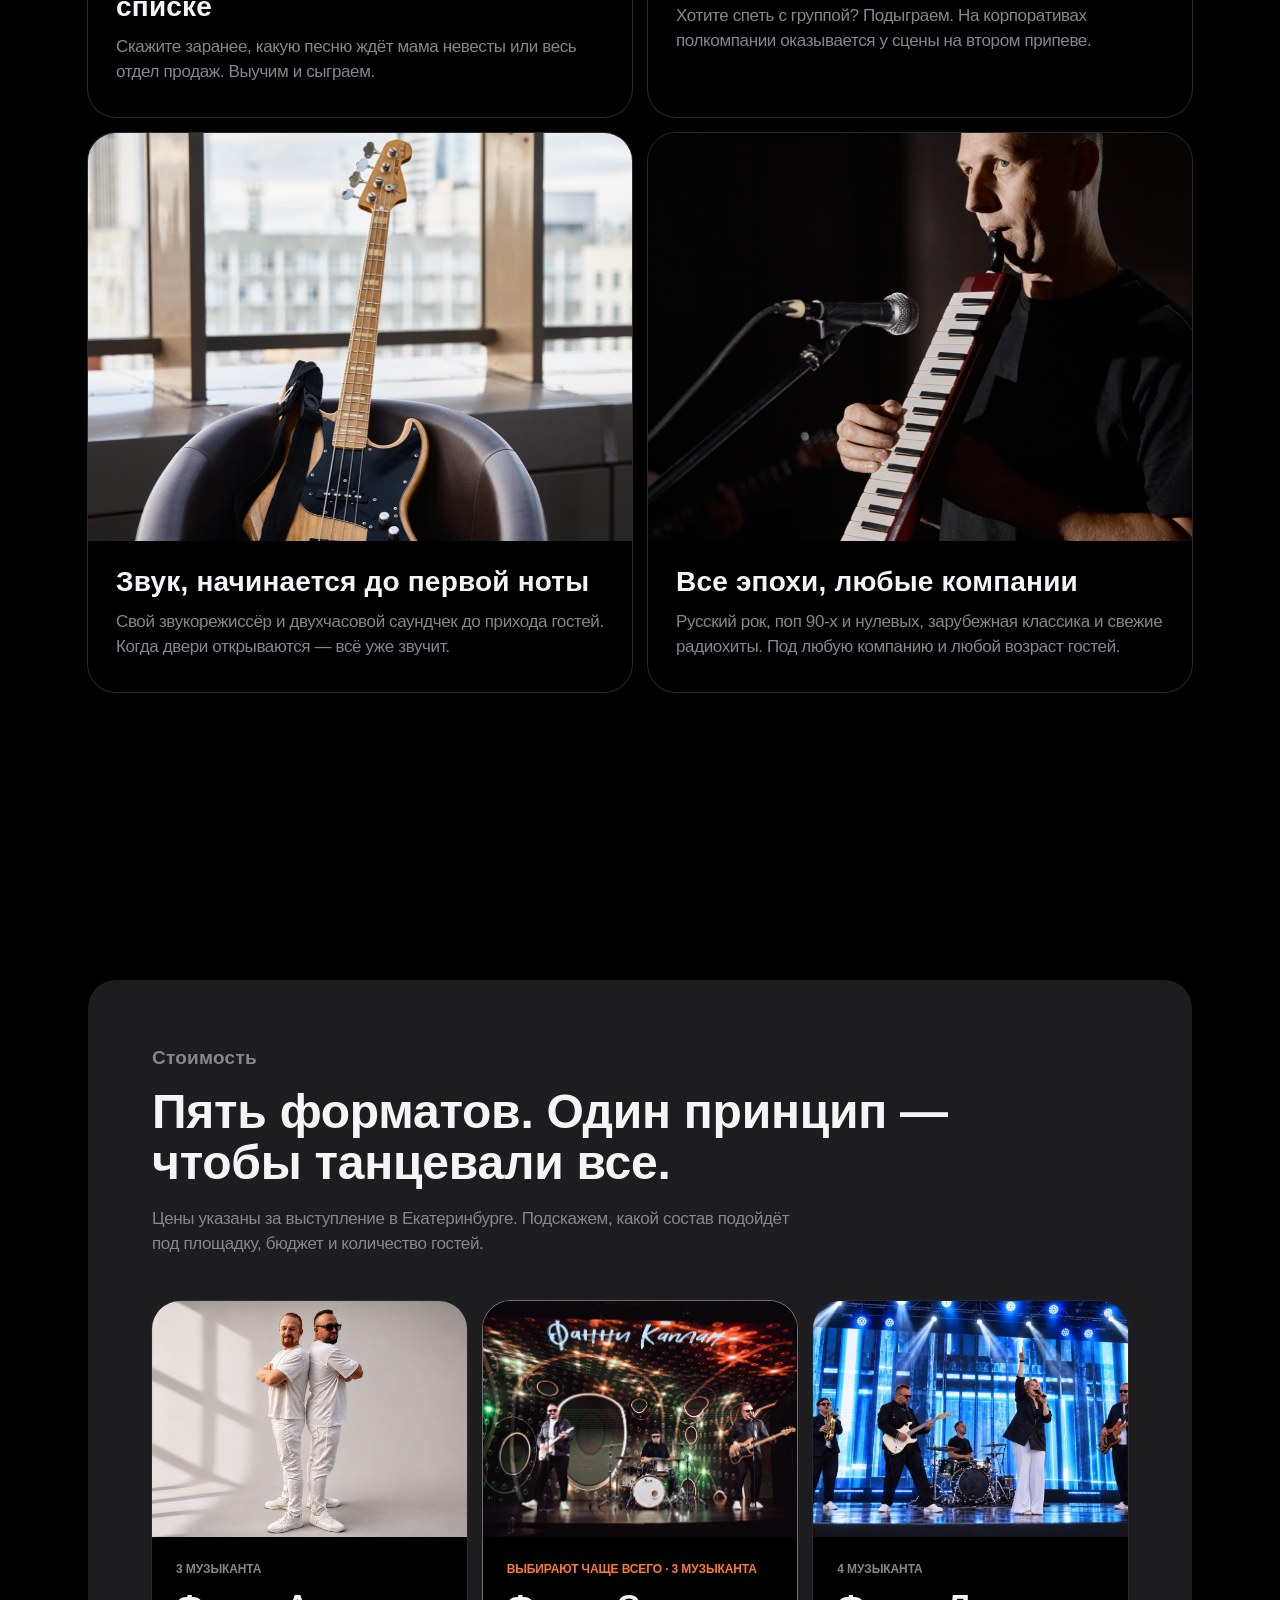
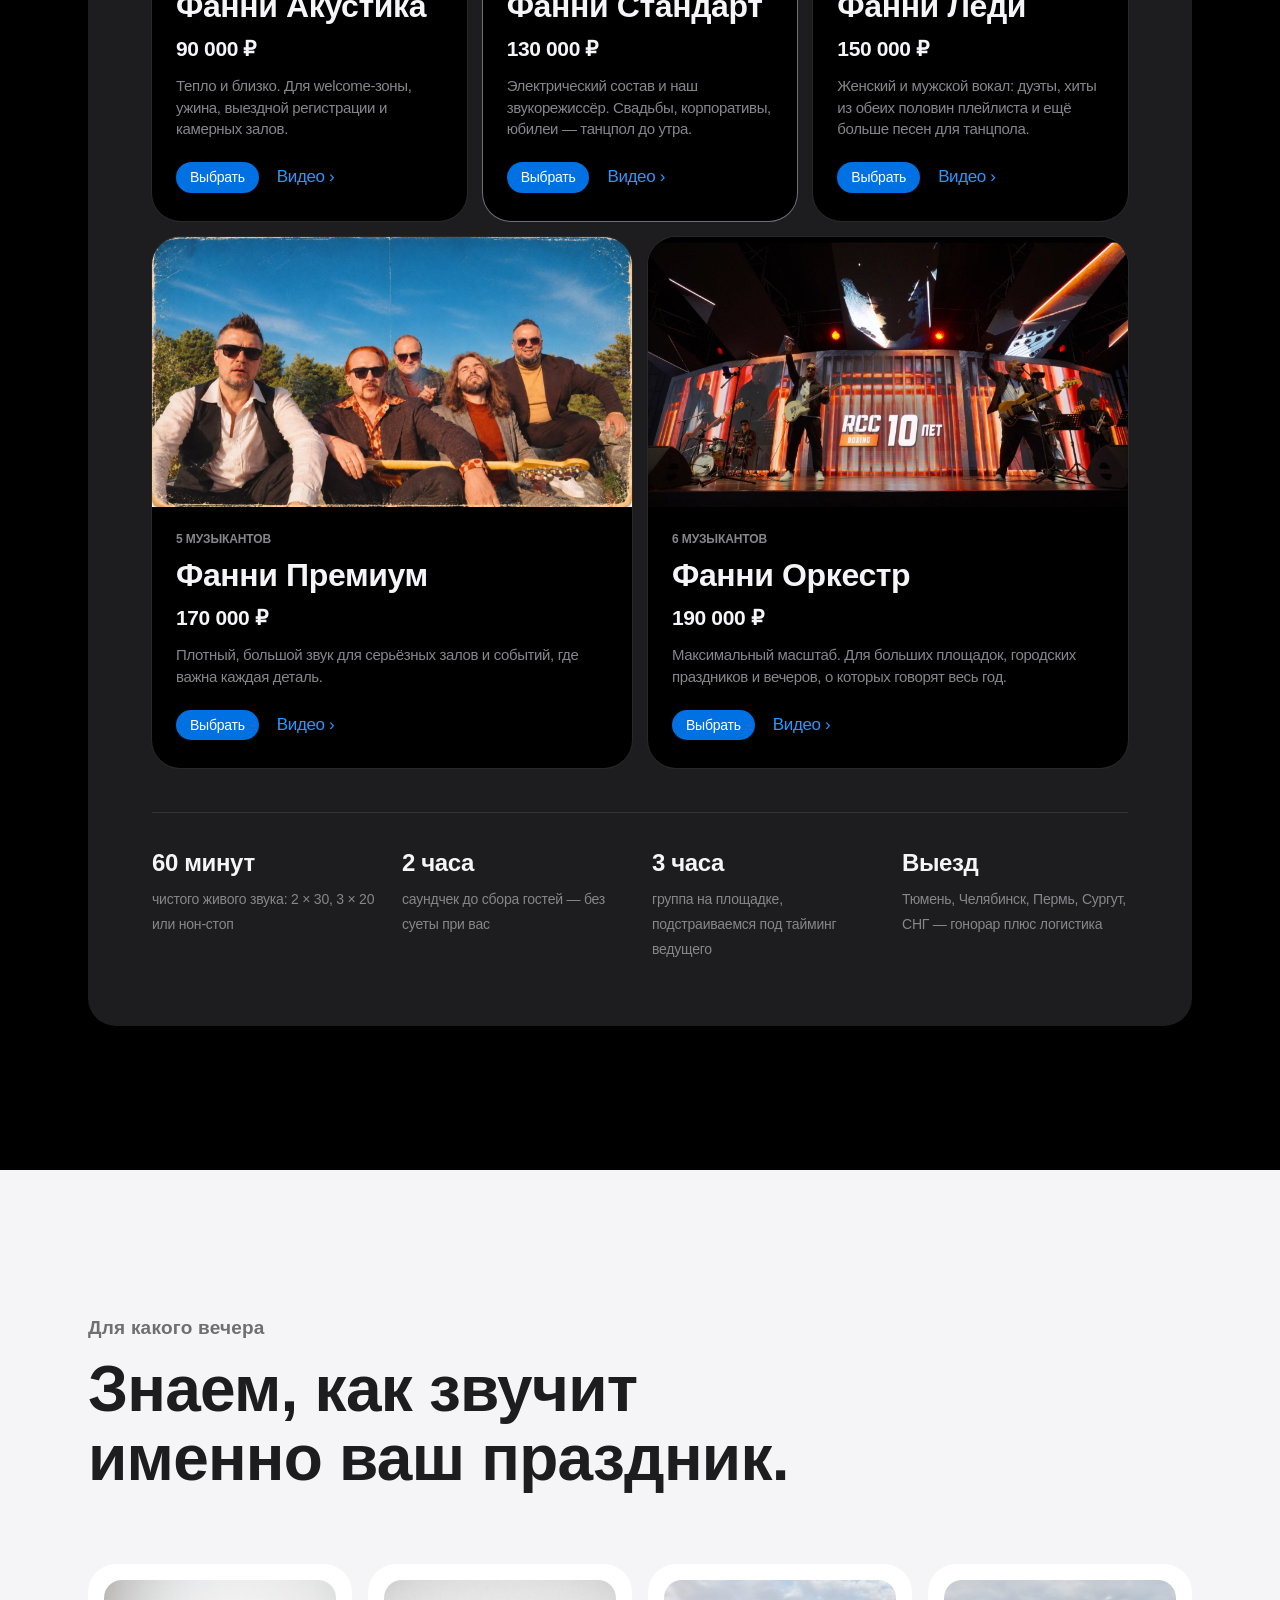
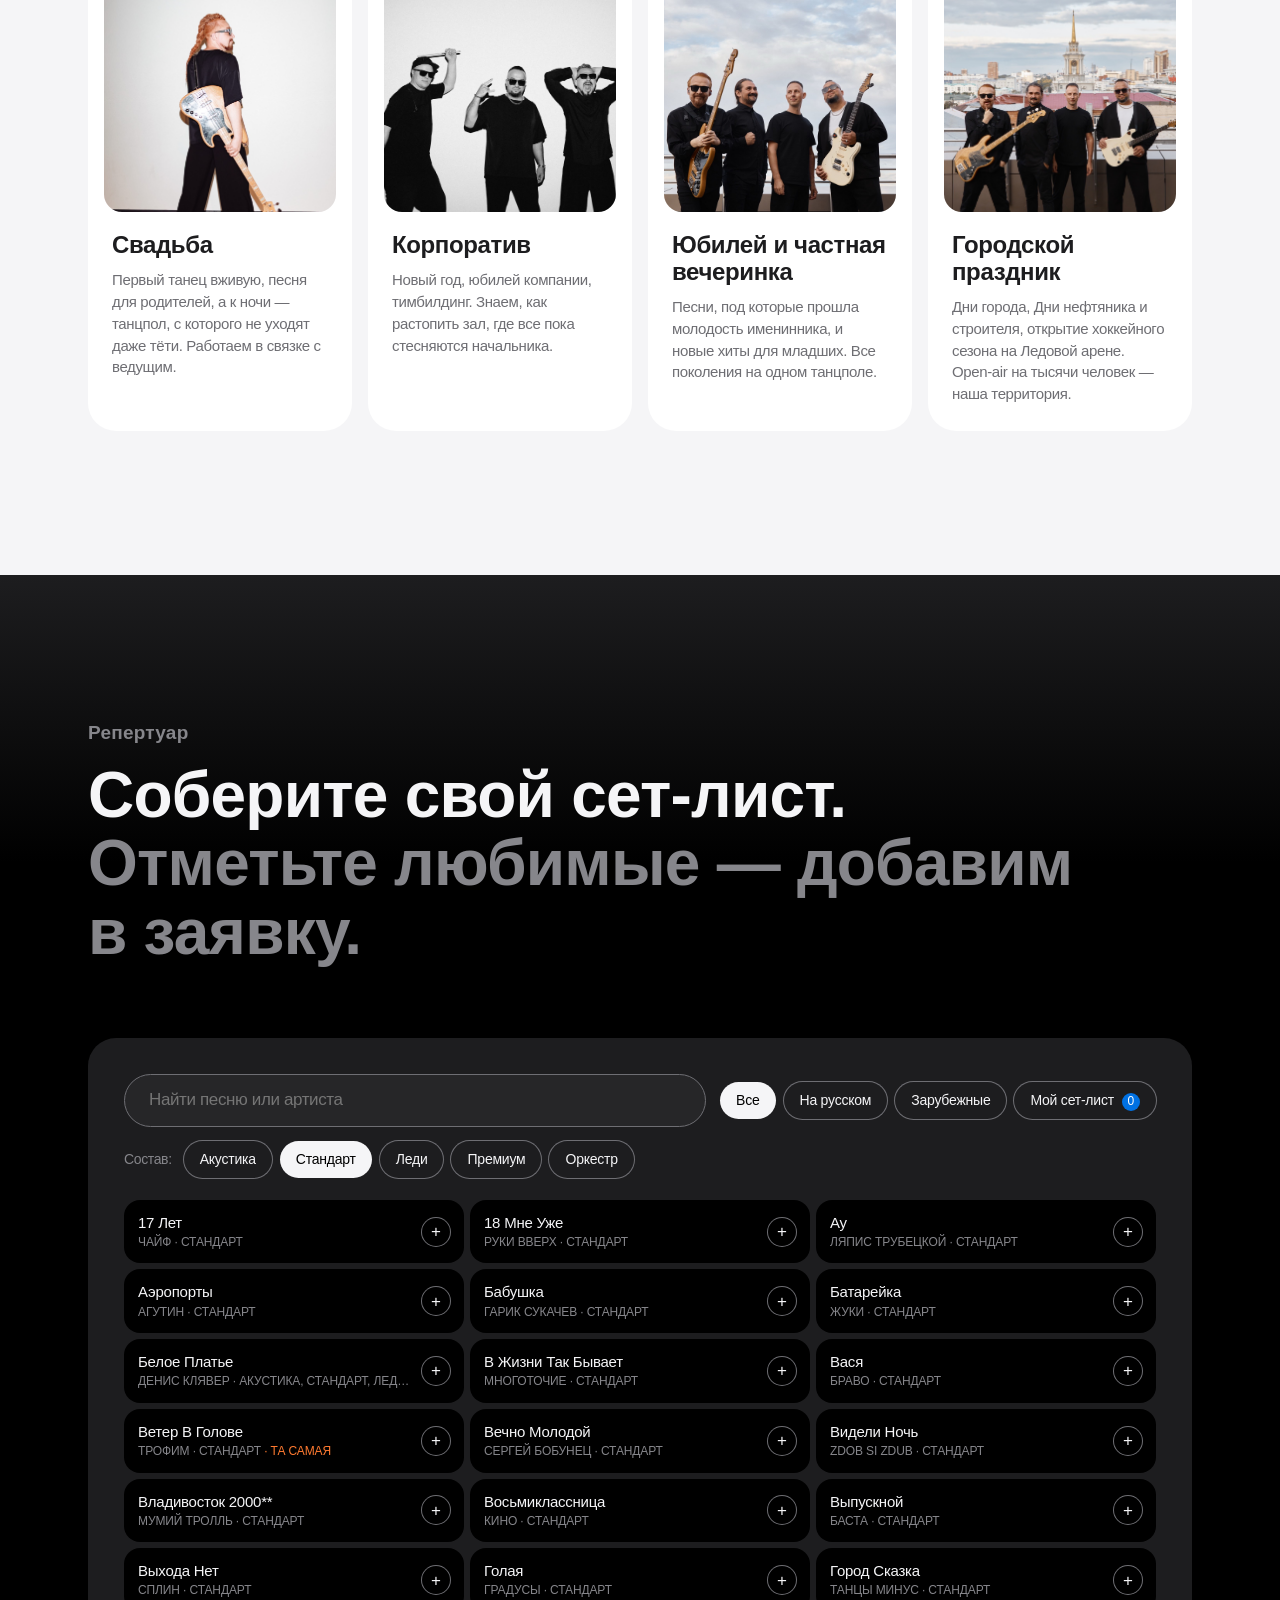
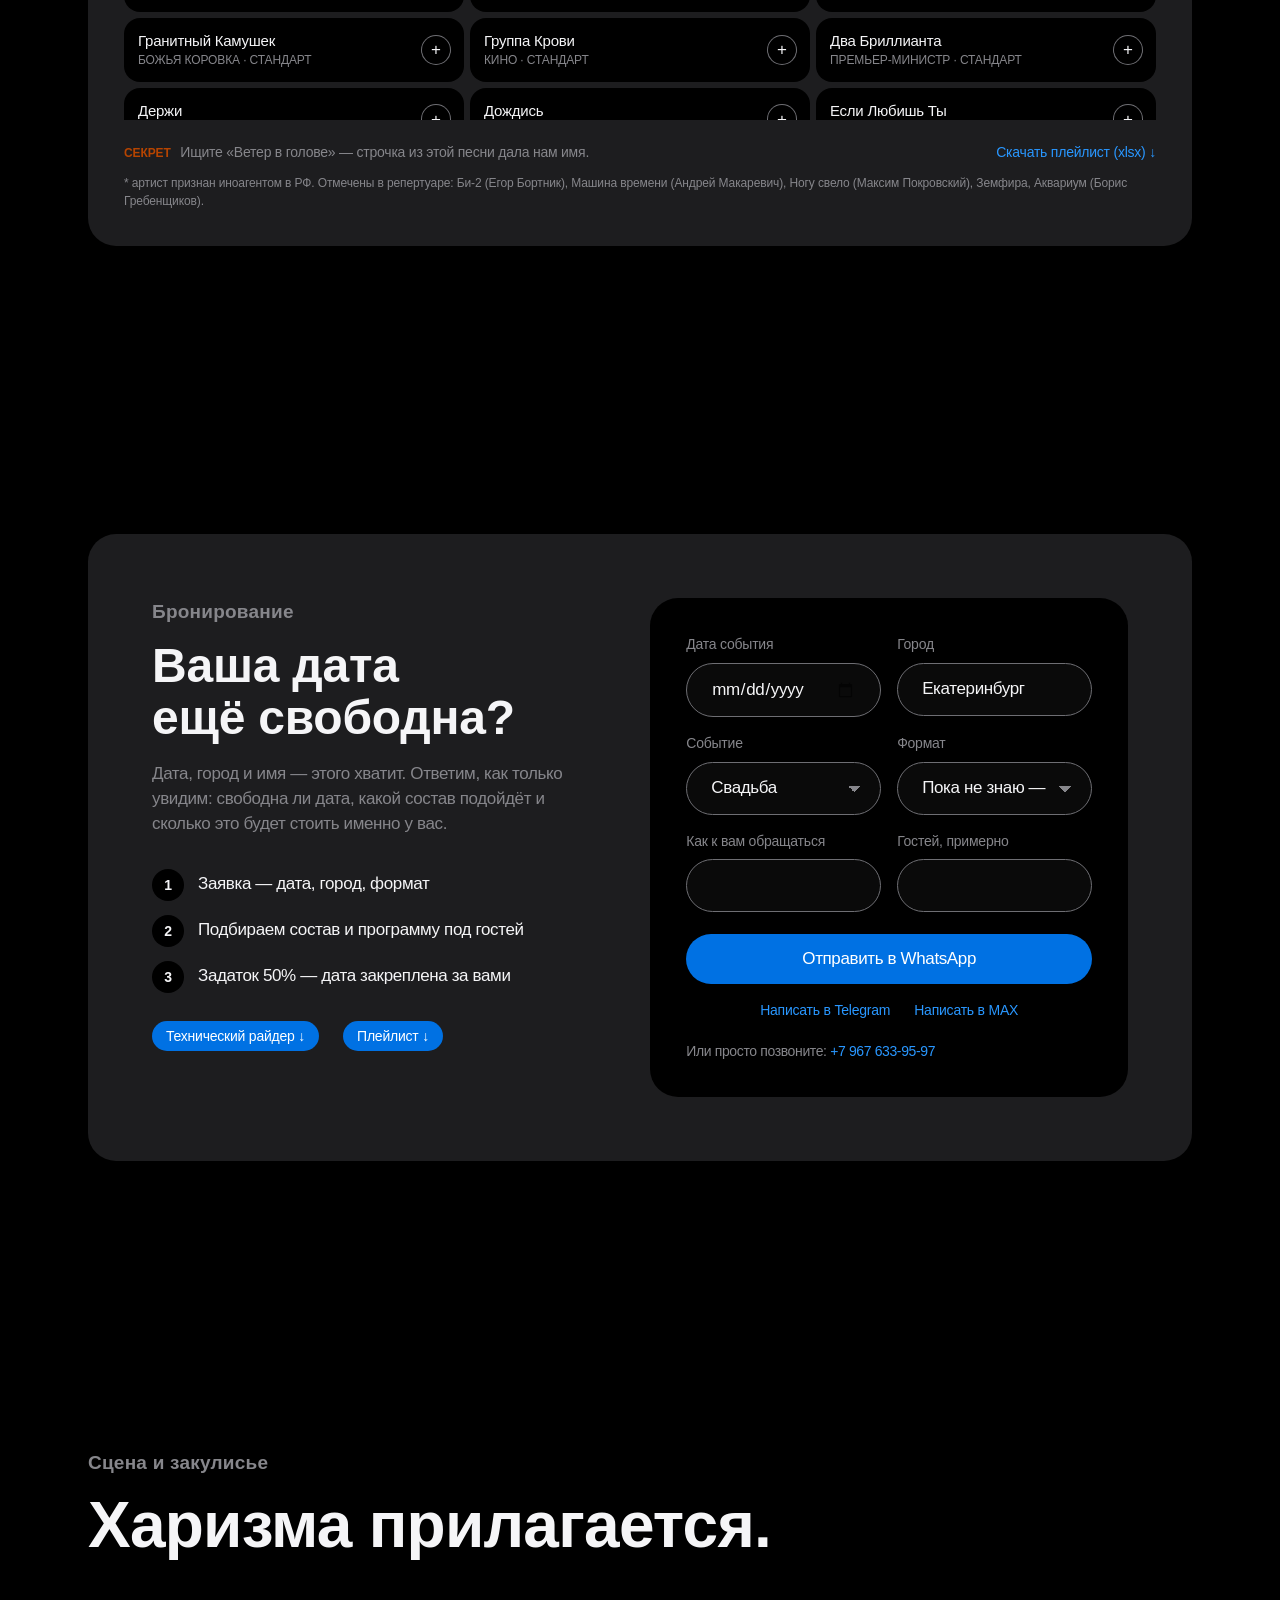
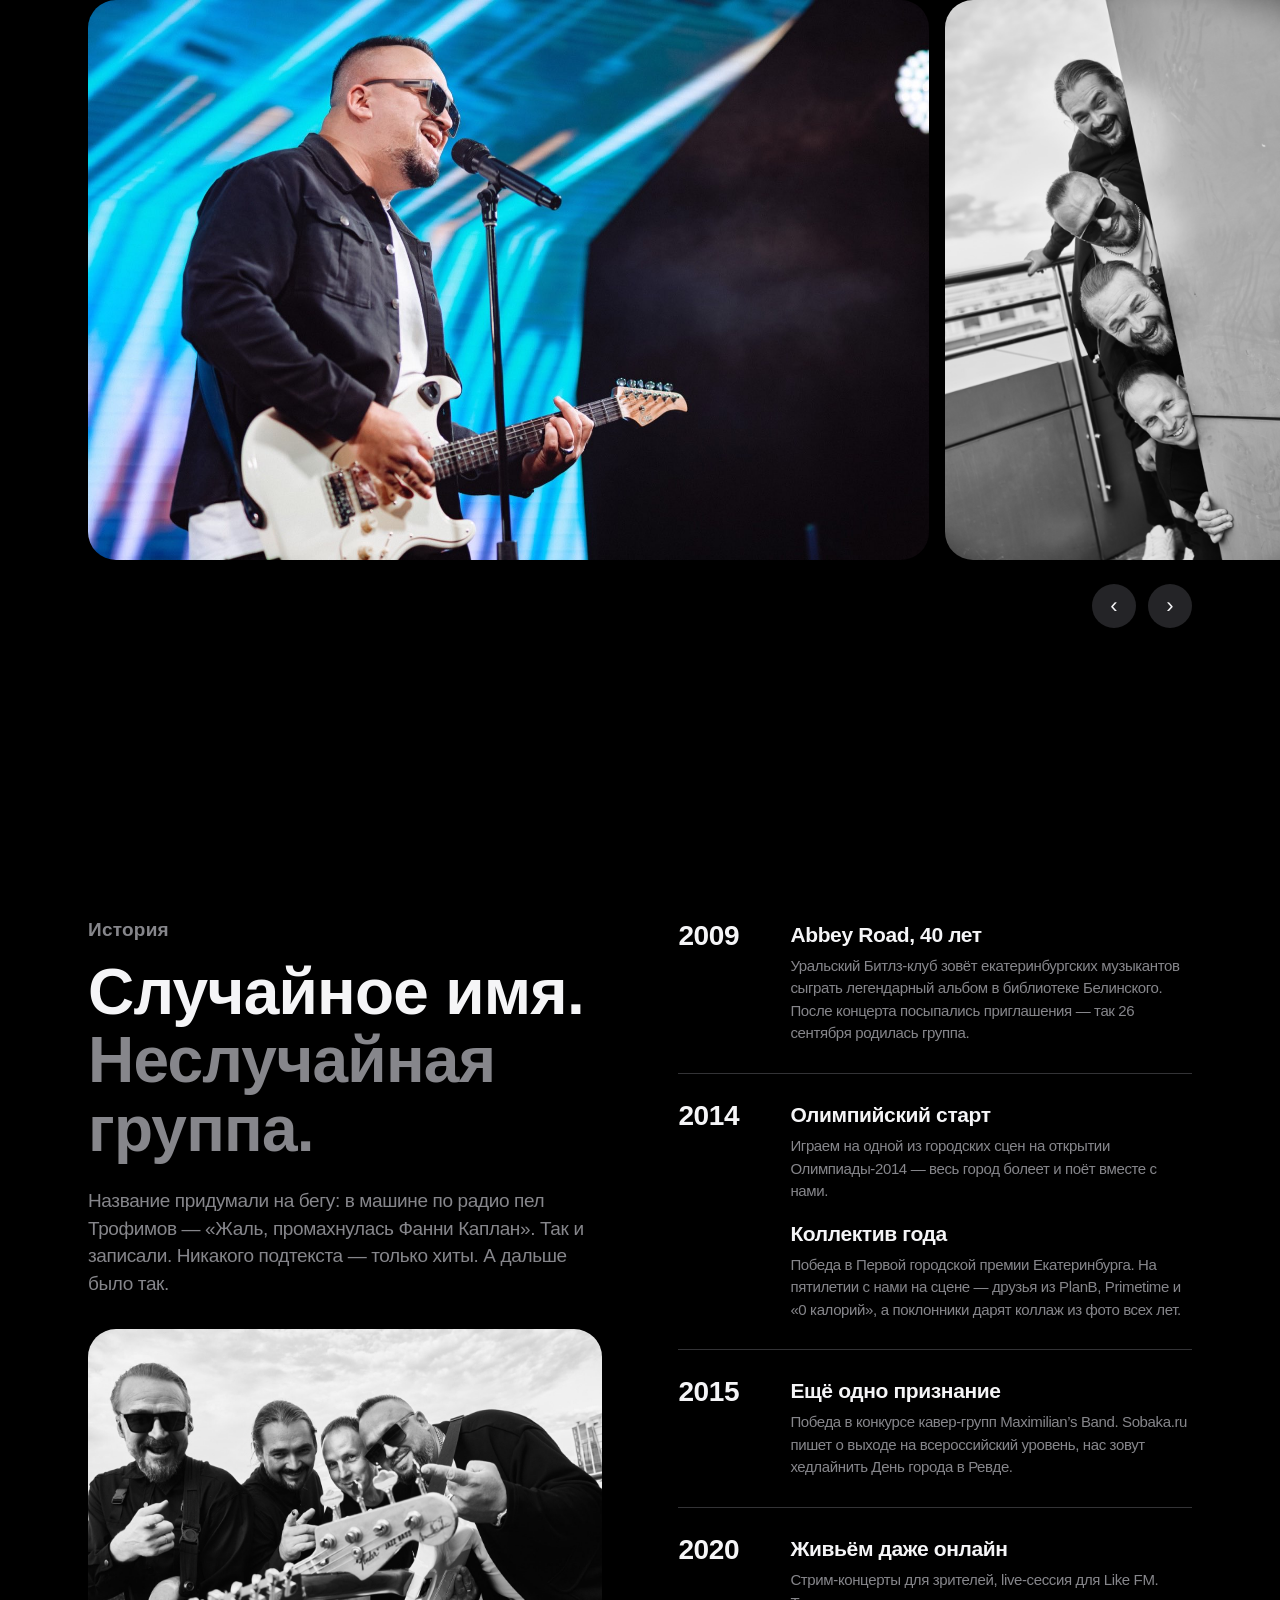
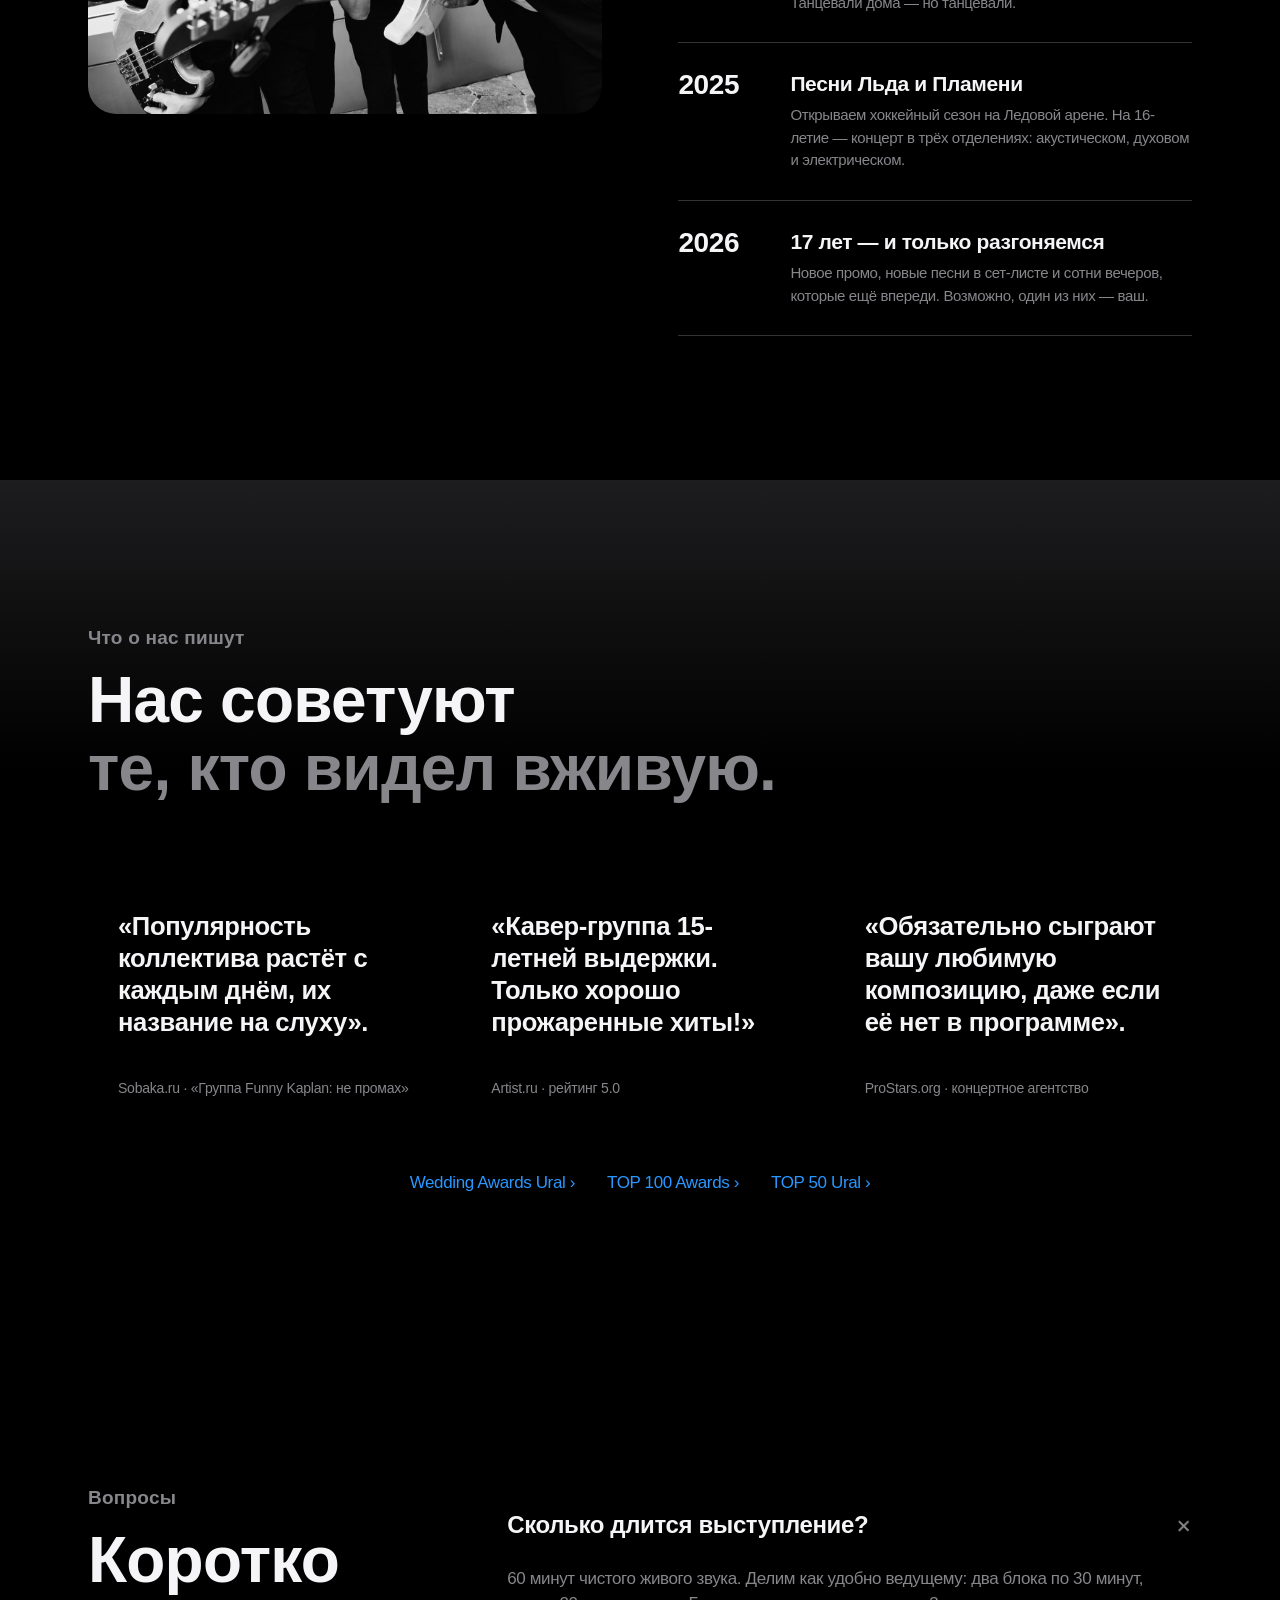
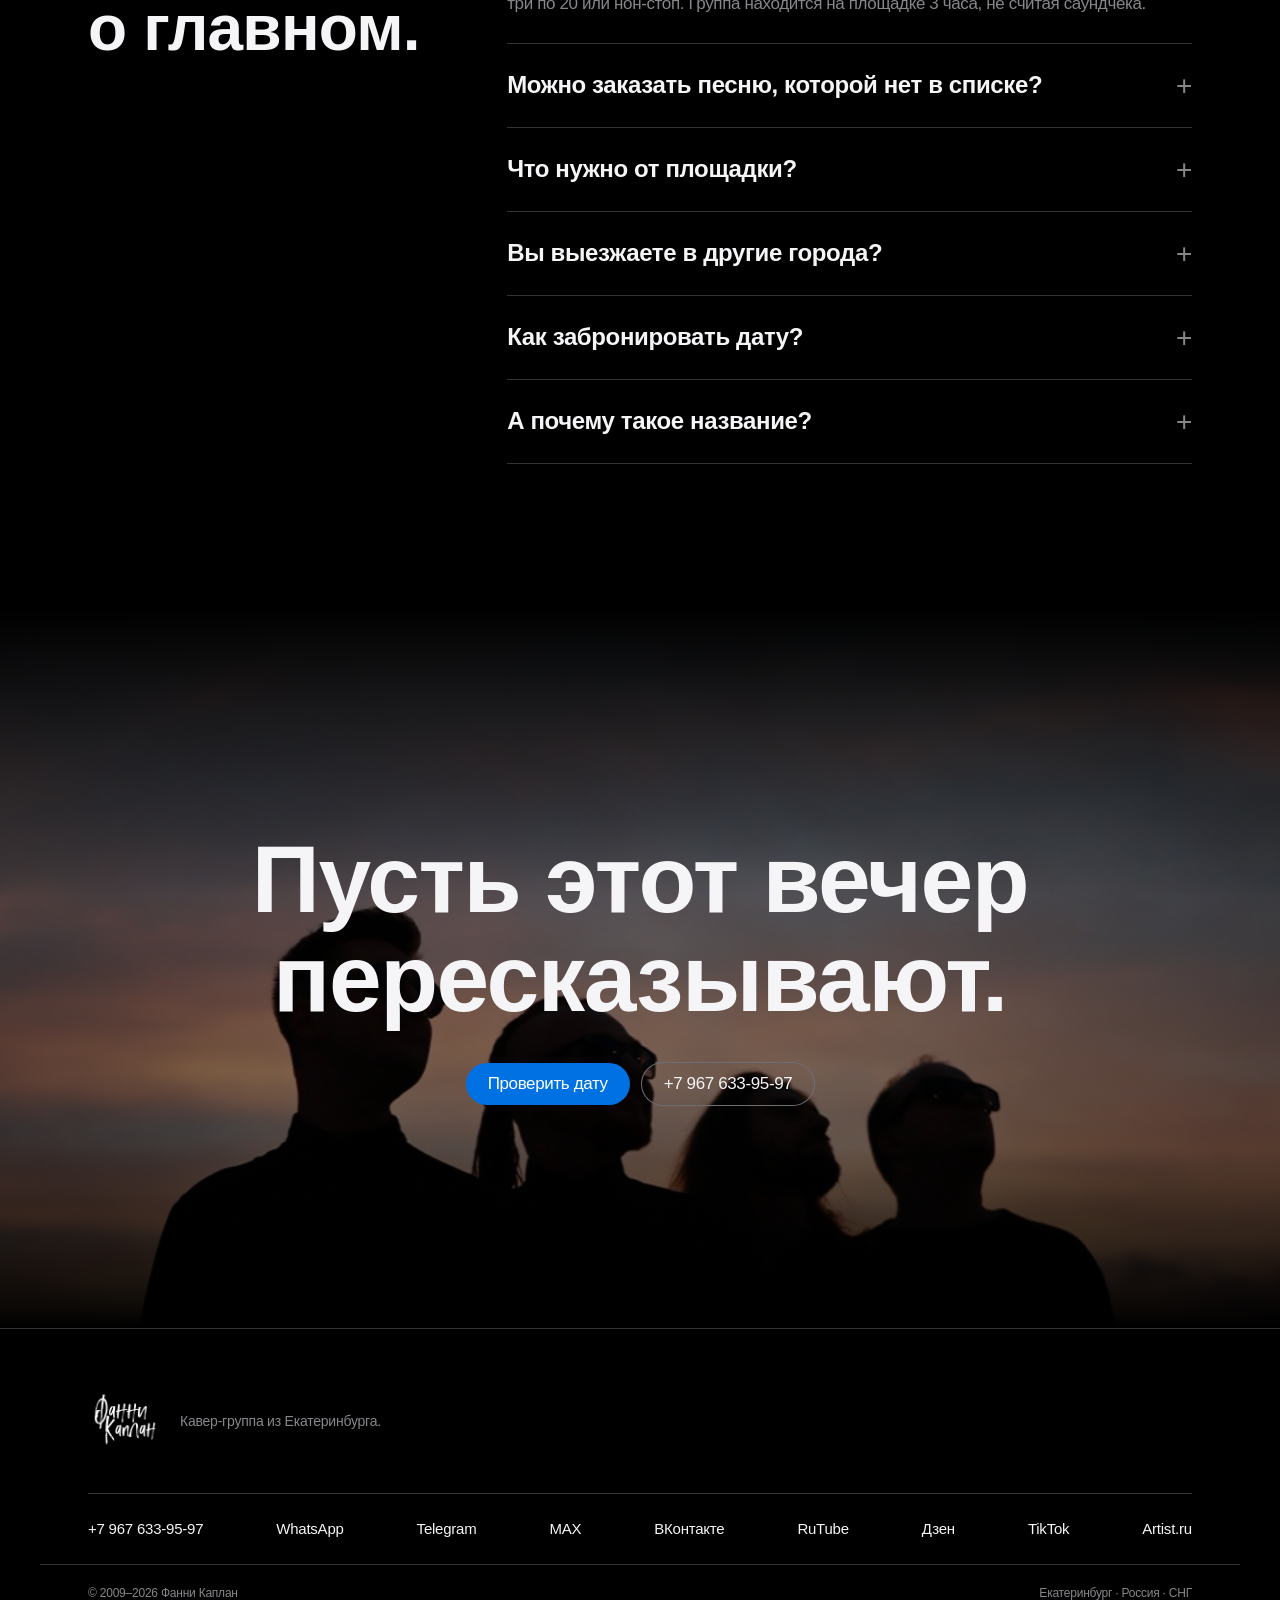
<file: show/index.html>
<!doctype html>
<html lang="ru">
<head>
  <meta charset="UTF-8" />
  <meta name="viewport" content="width=device-width, initial-scale=1.0" />
  <title>Шоу и промо-видео — Фанни Каплан</title>
  <meta name="robots" content="noindex" />
  <link rel="canonical" href="https://funnykaplan.ru/#show" />
  <meta property="og:type" content="website" />
  <meta property="og:title" content="Фанни Каплан — Шоу и промо-видео" />
  <meta property="og:description" content="Посмотрите, как звучит «Фанни Каплан»: промо 2026 и видео всех составов." />
  <meta property="og:image" content="https://funnykaplan.ru/assets/video/hero-poster.jpg" />
  <meta http-equiv="refresh" content="0; url=../#show" />
  <script>location.replace('../' + location.search + '#show');</script>
  <style>body { margin: 0; background: #000; }</style>
</head>
<body></body>
</html>
</file>
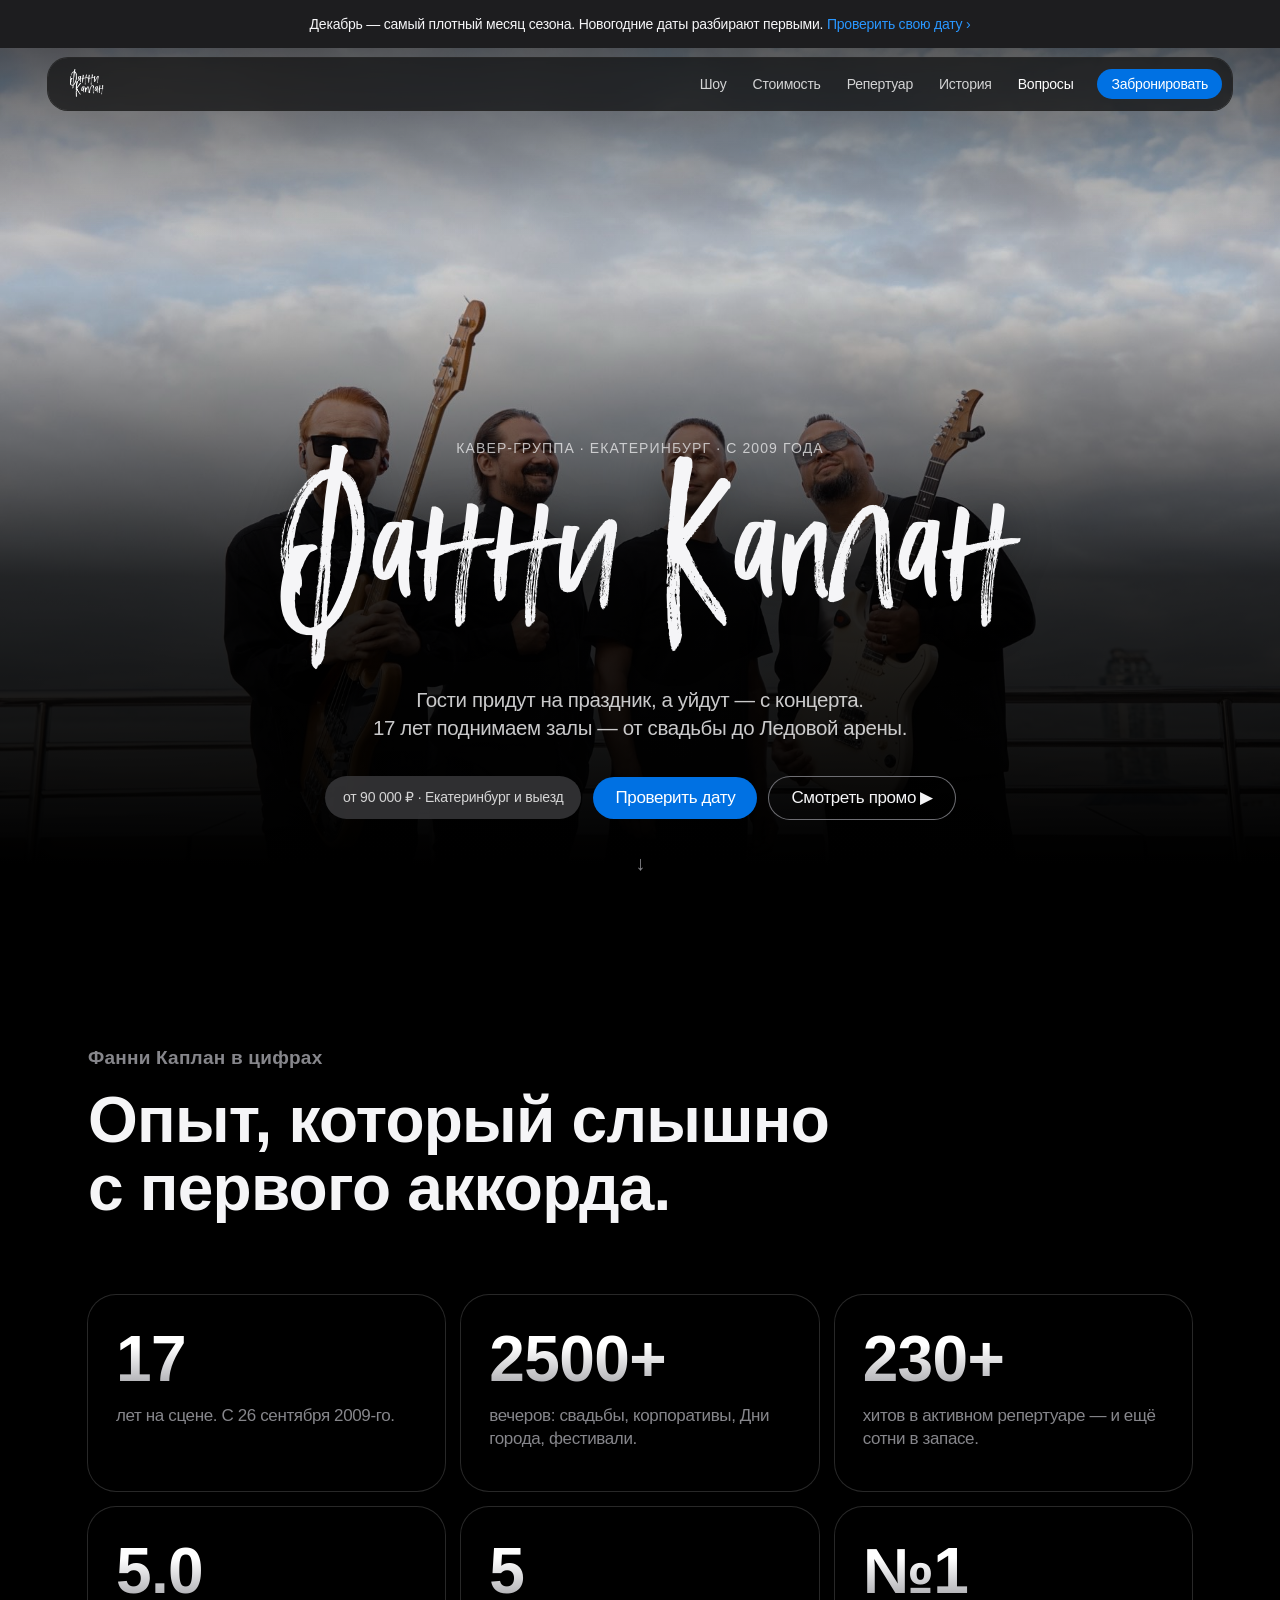
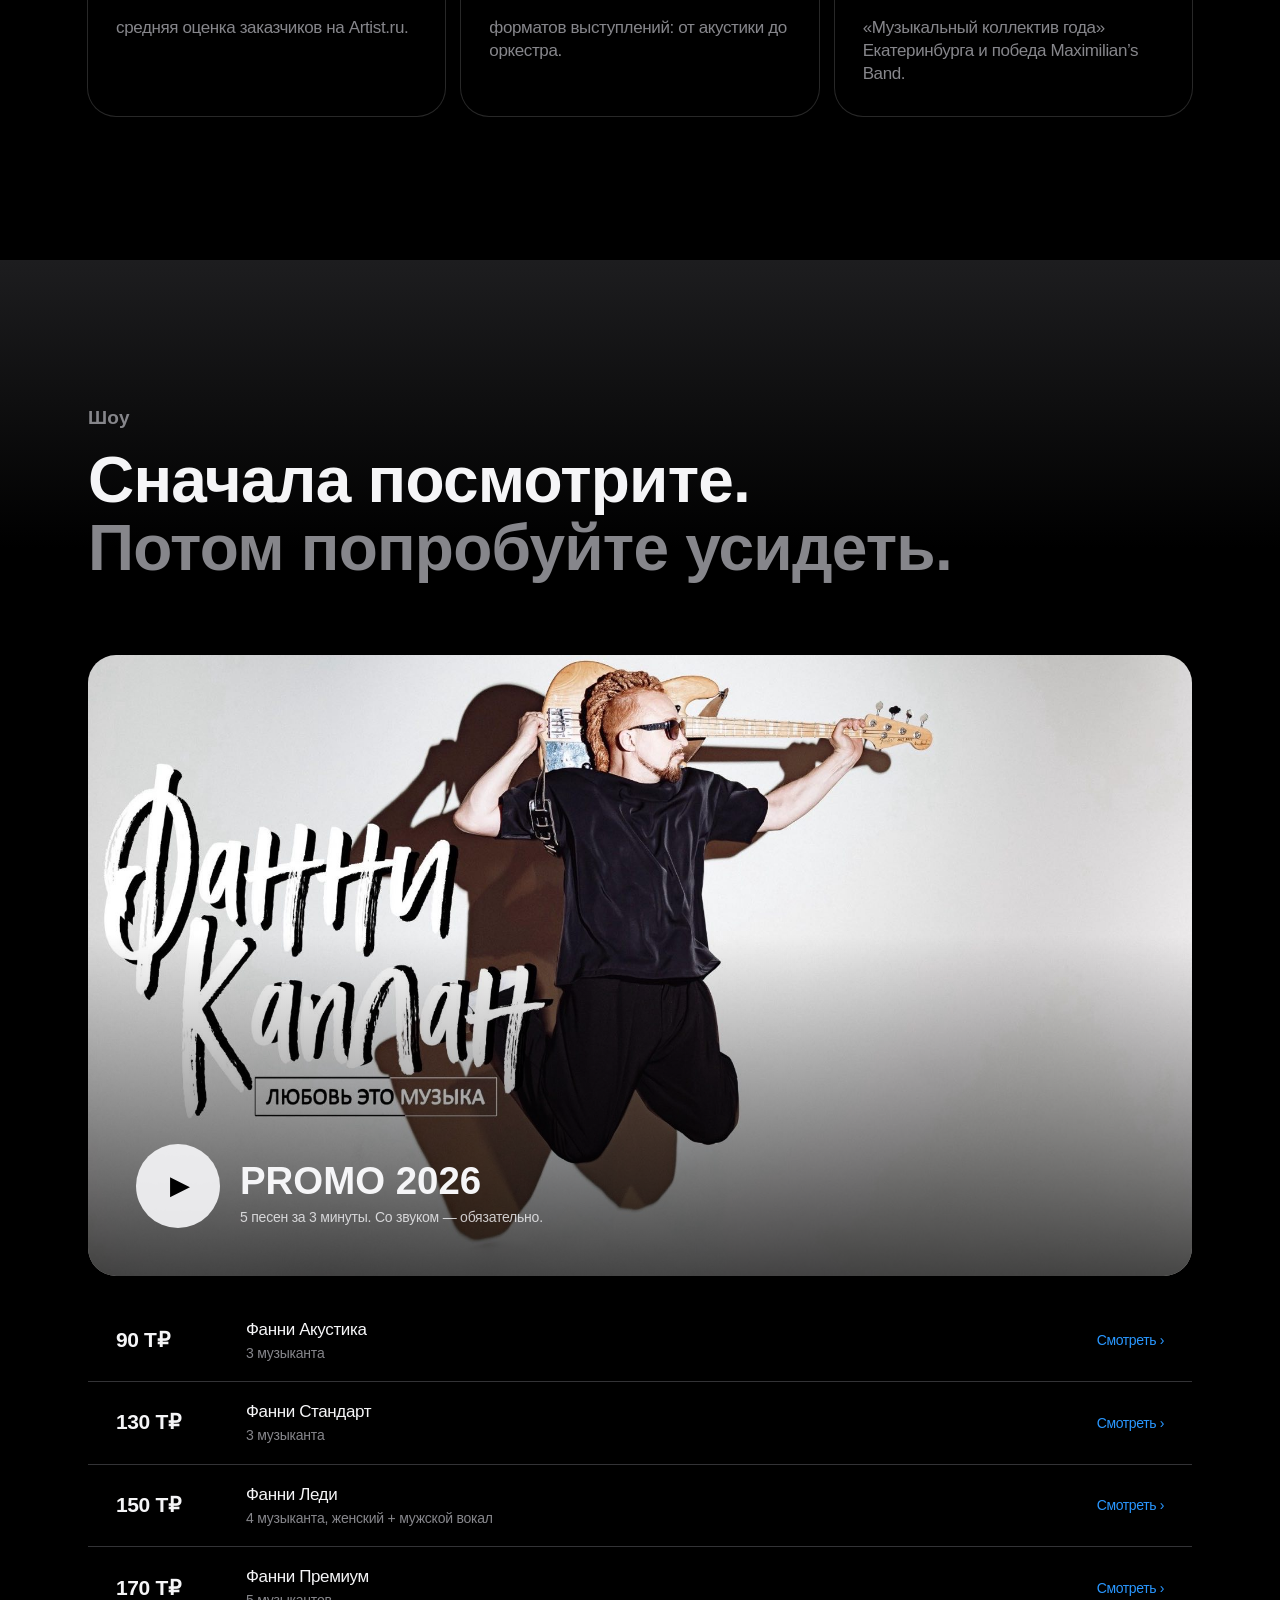
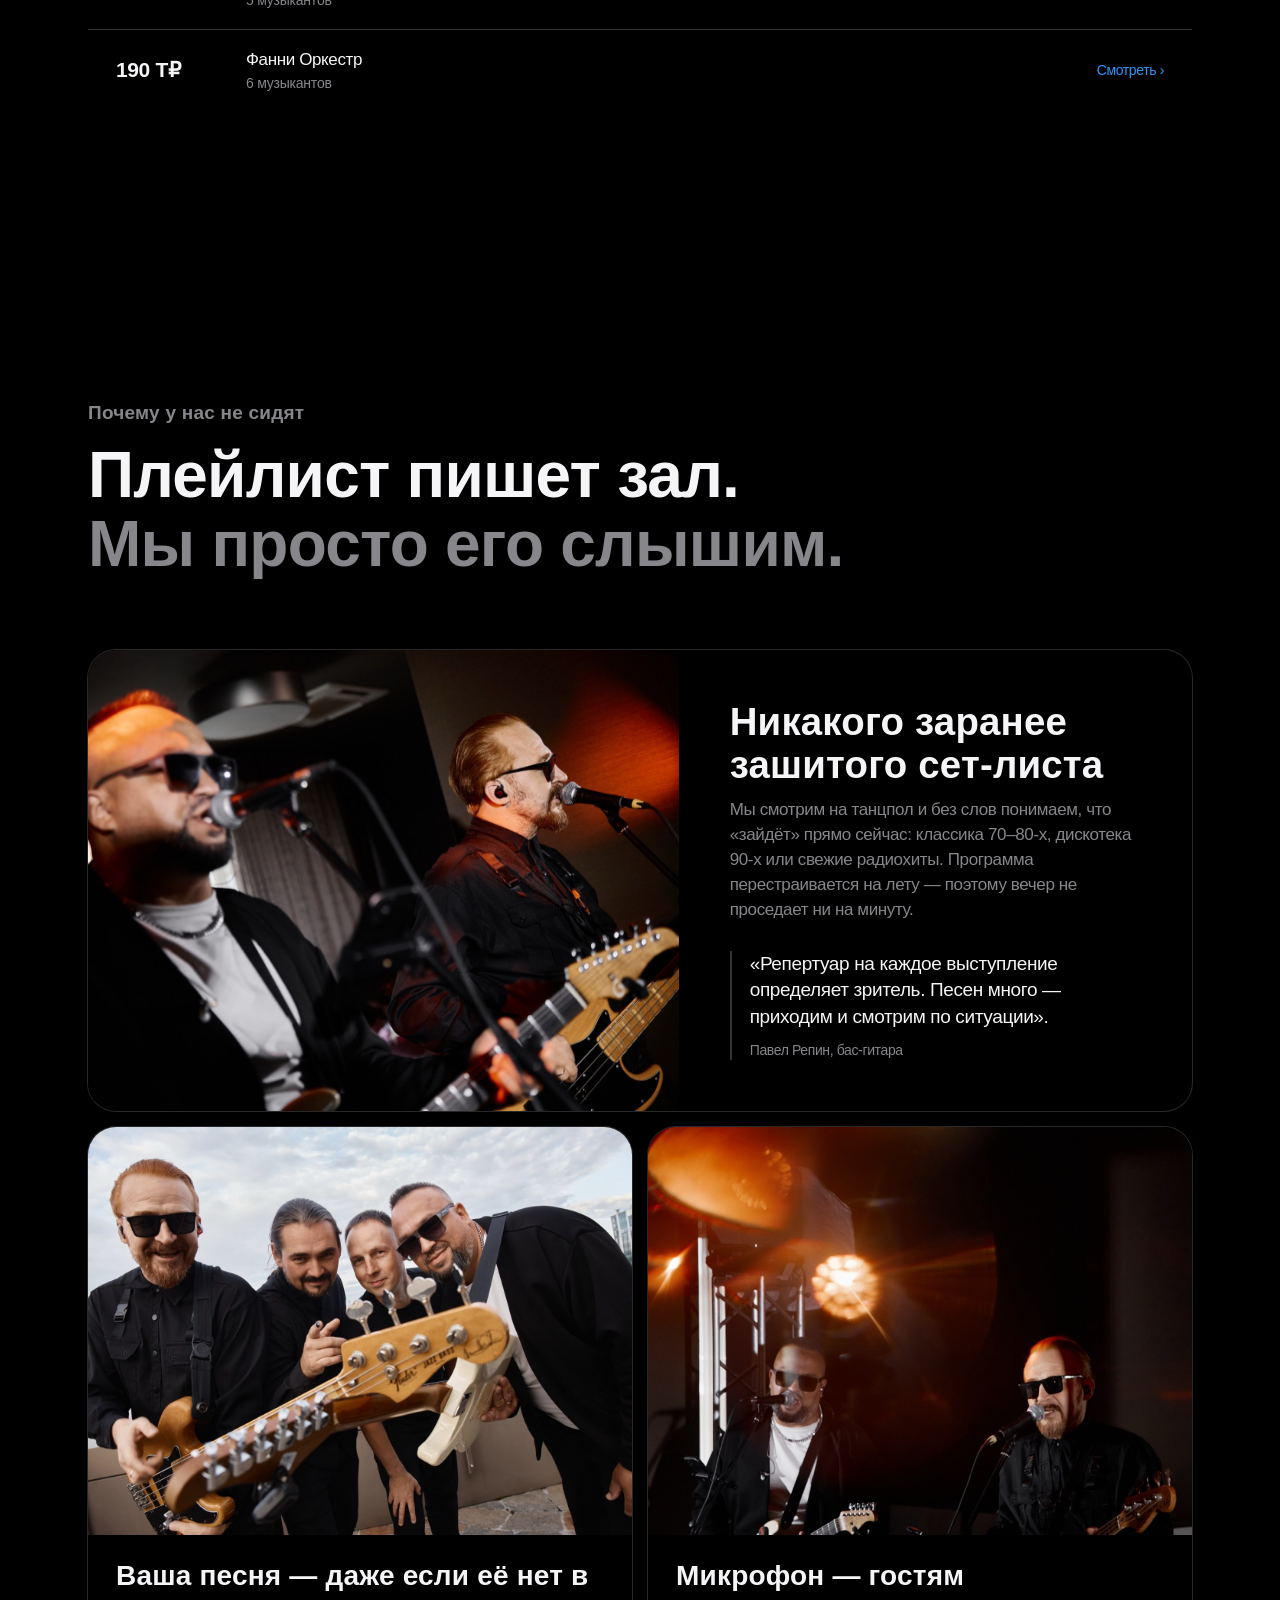
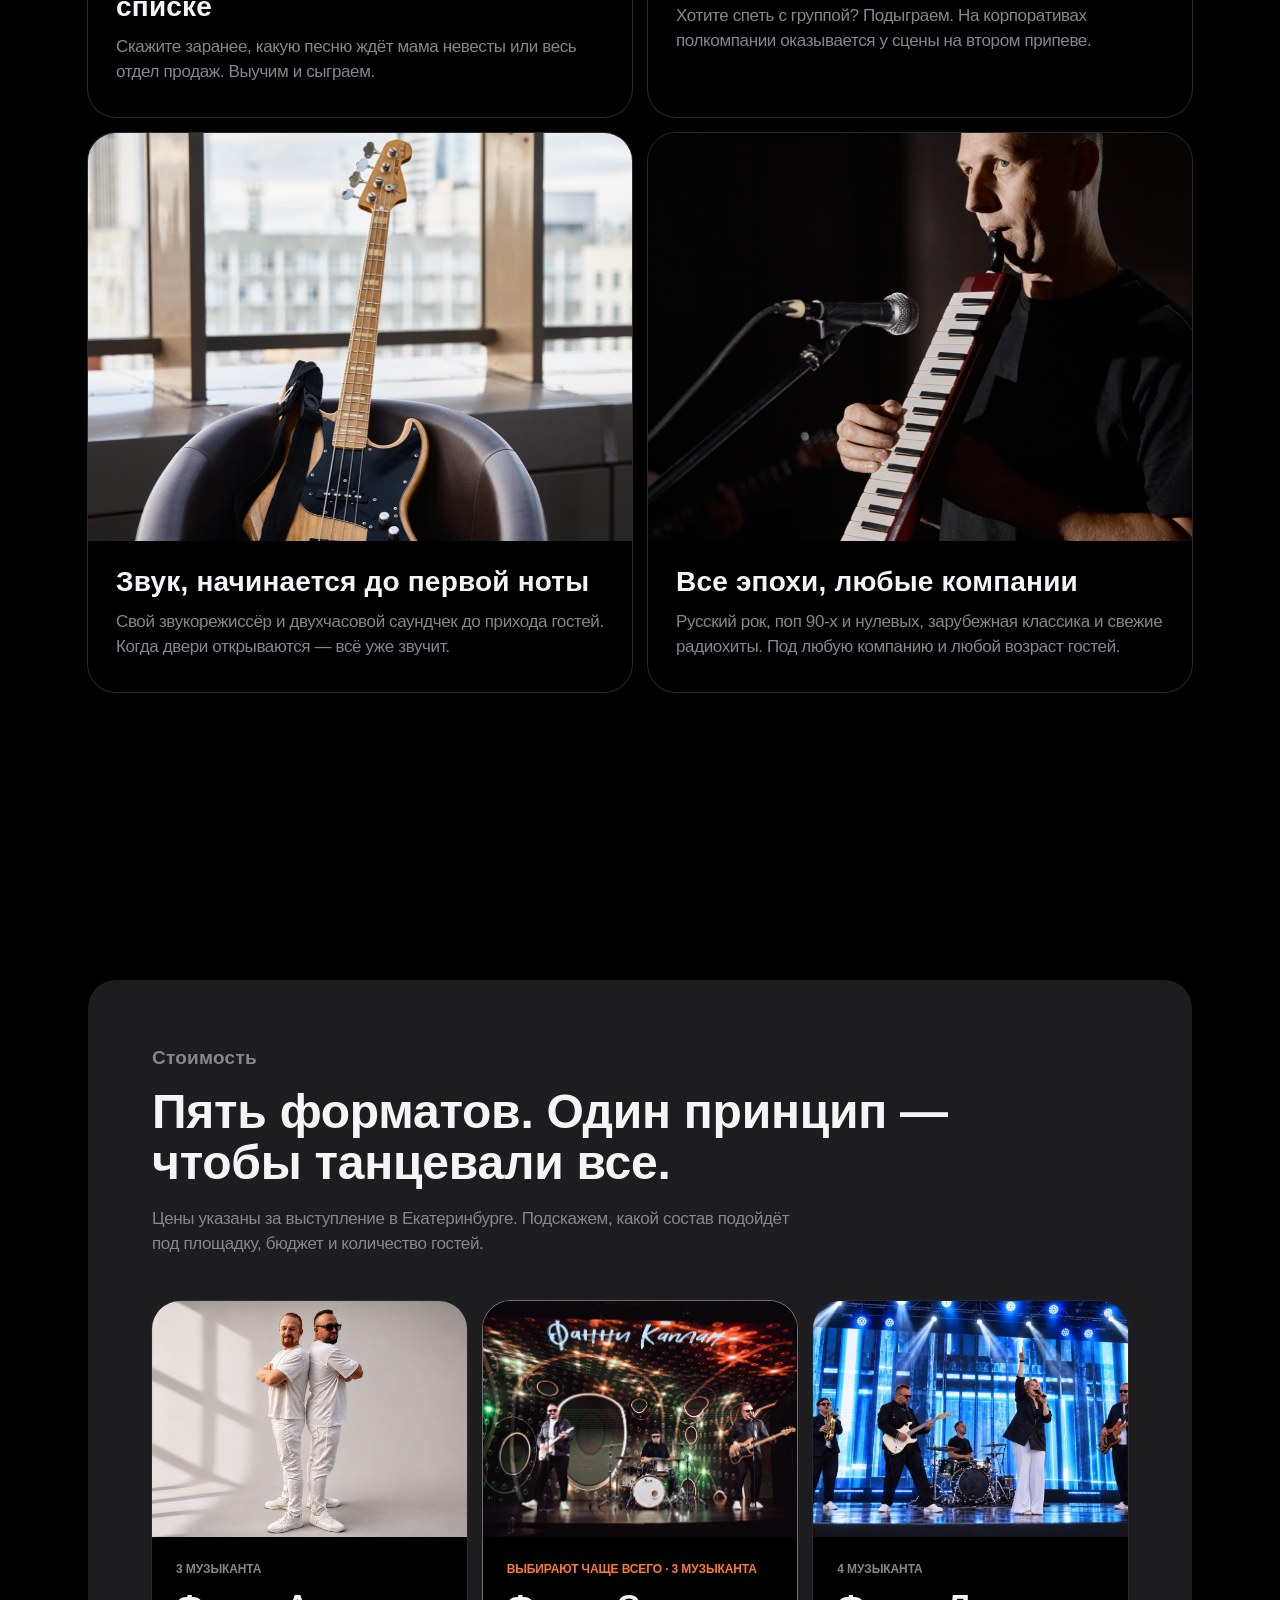
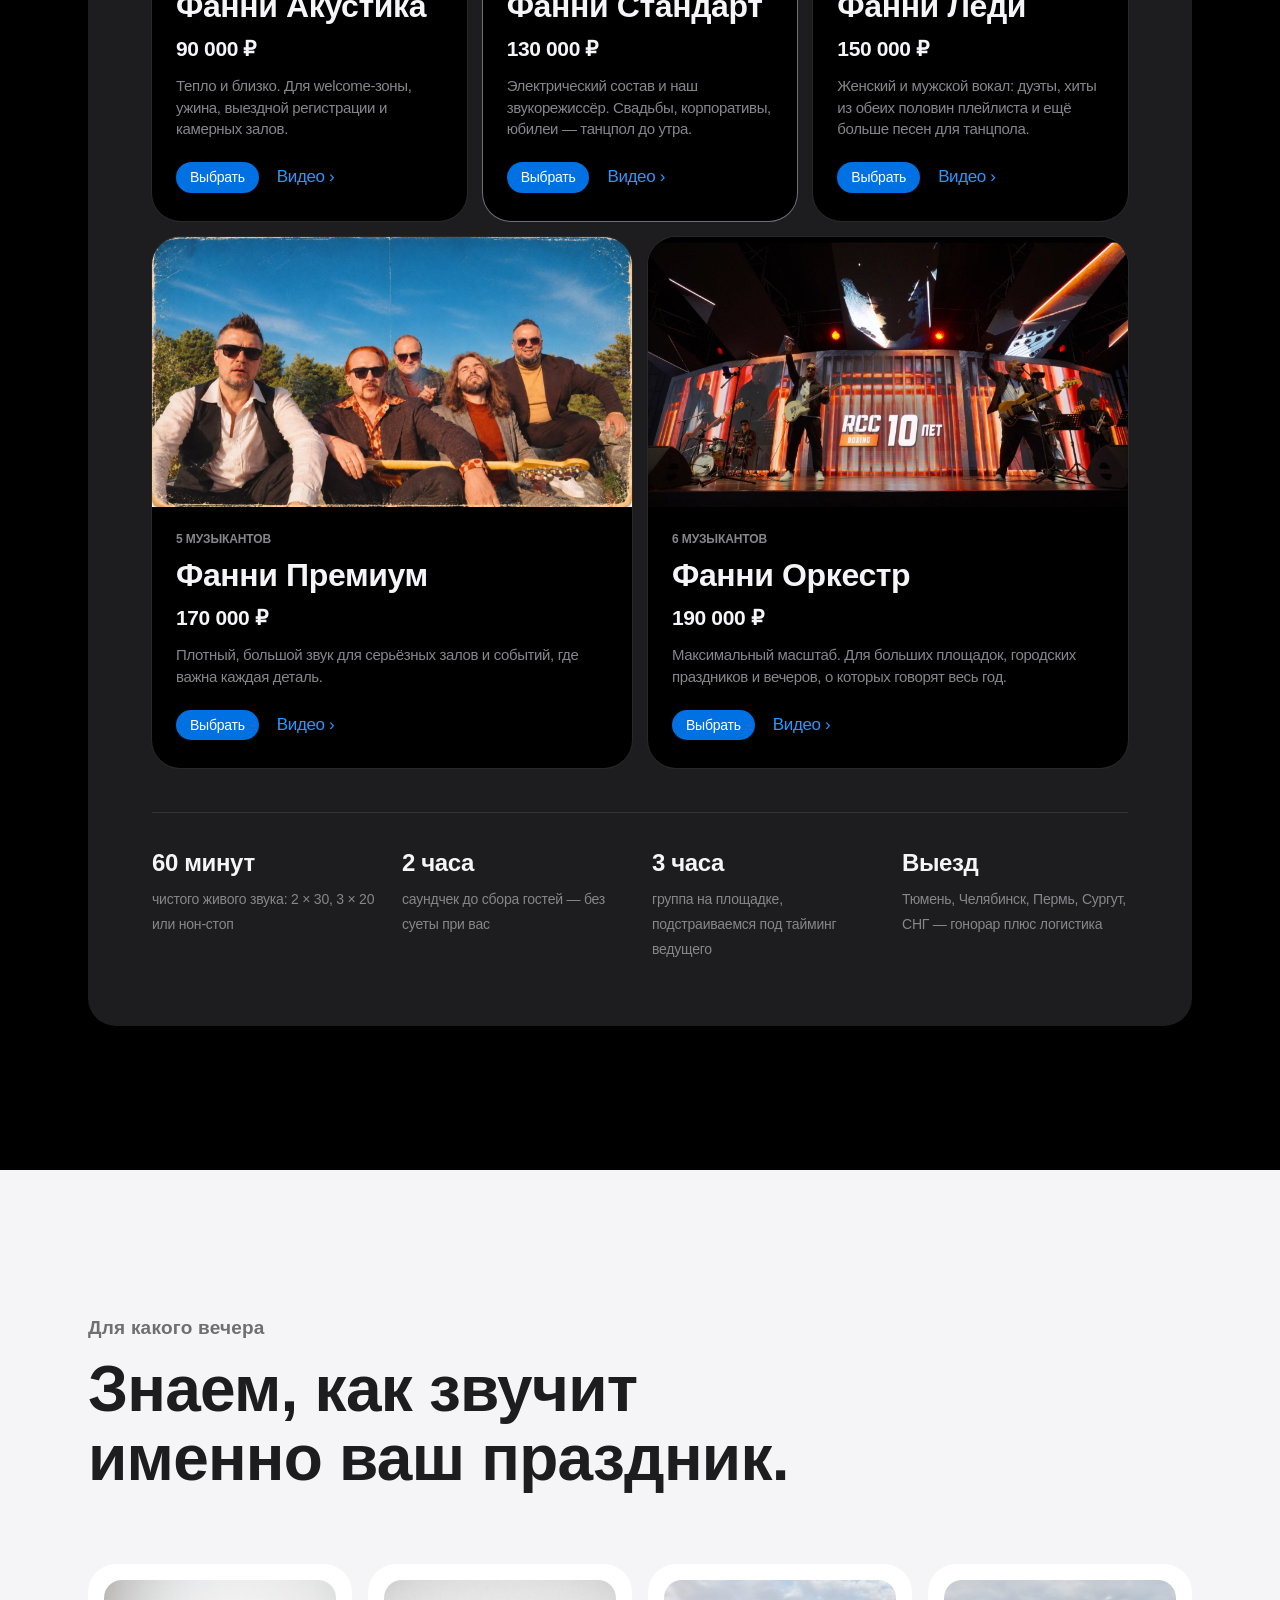
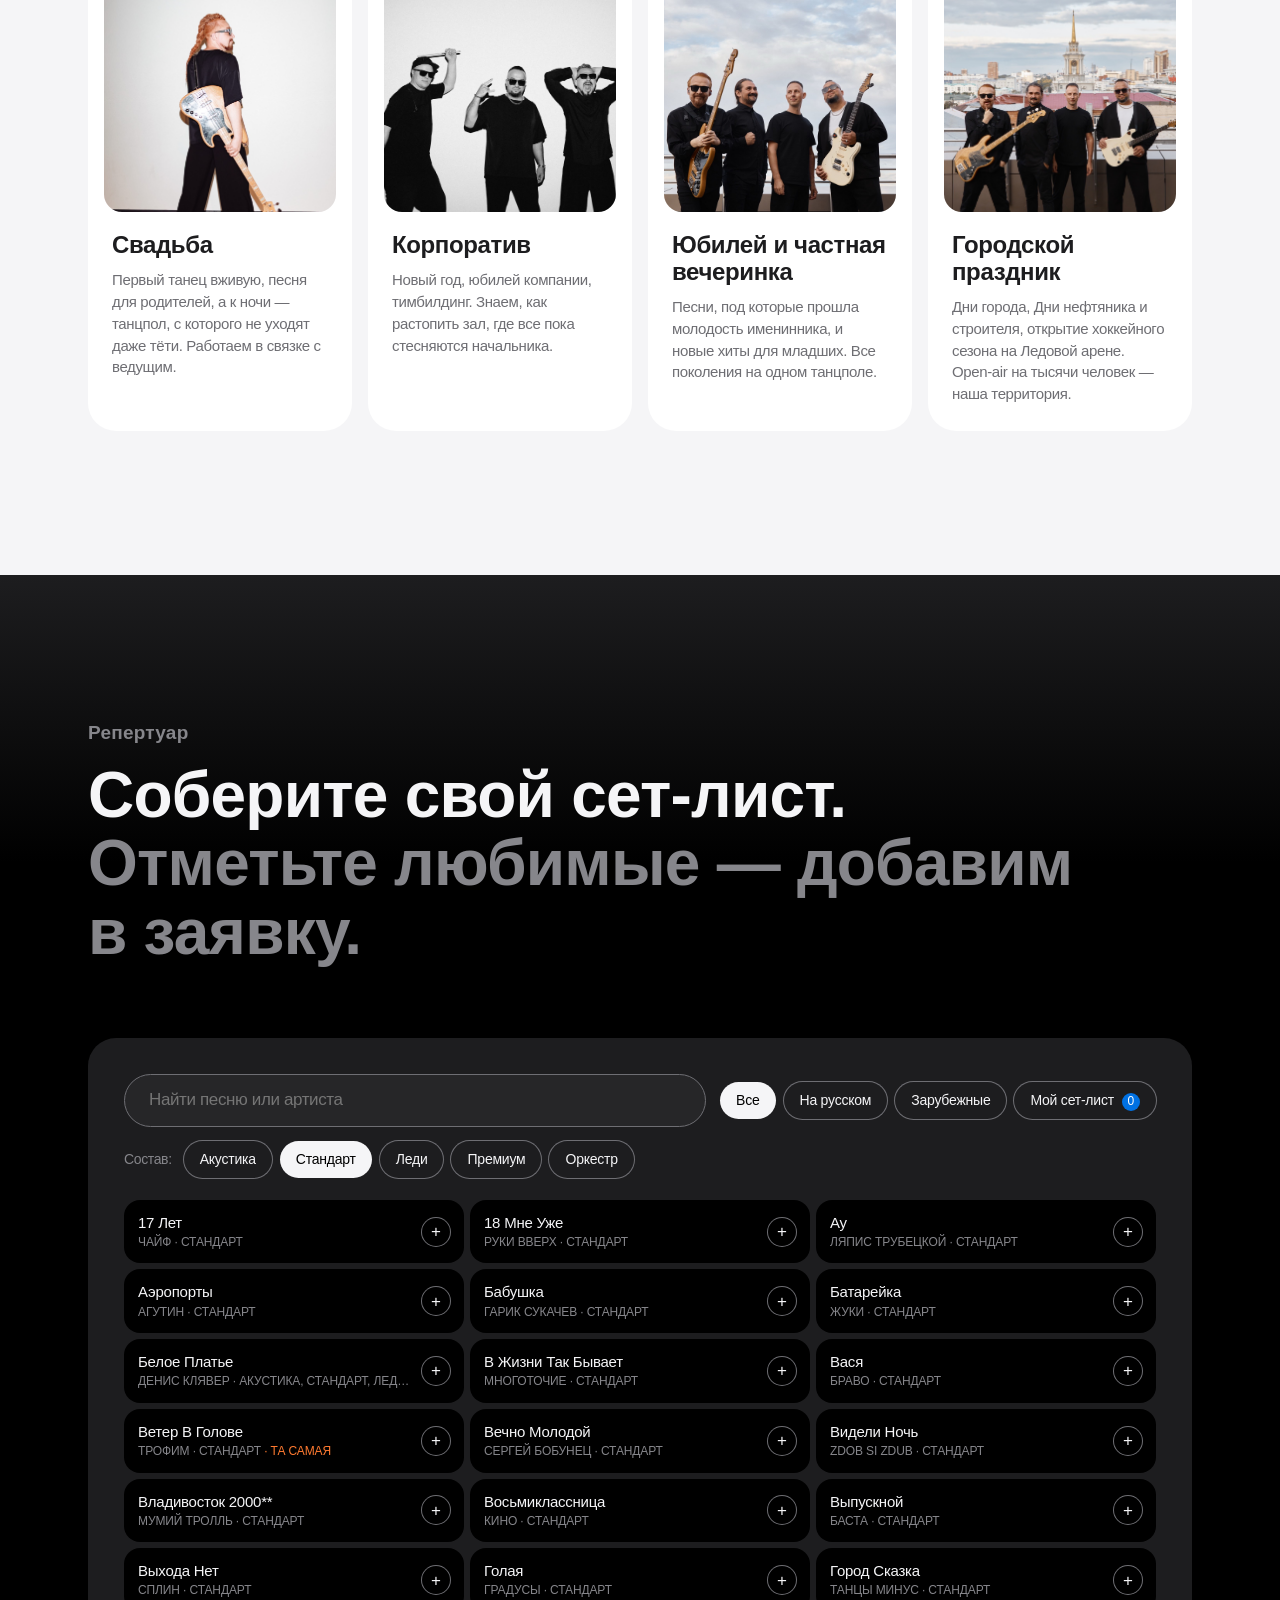
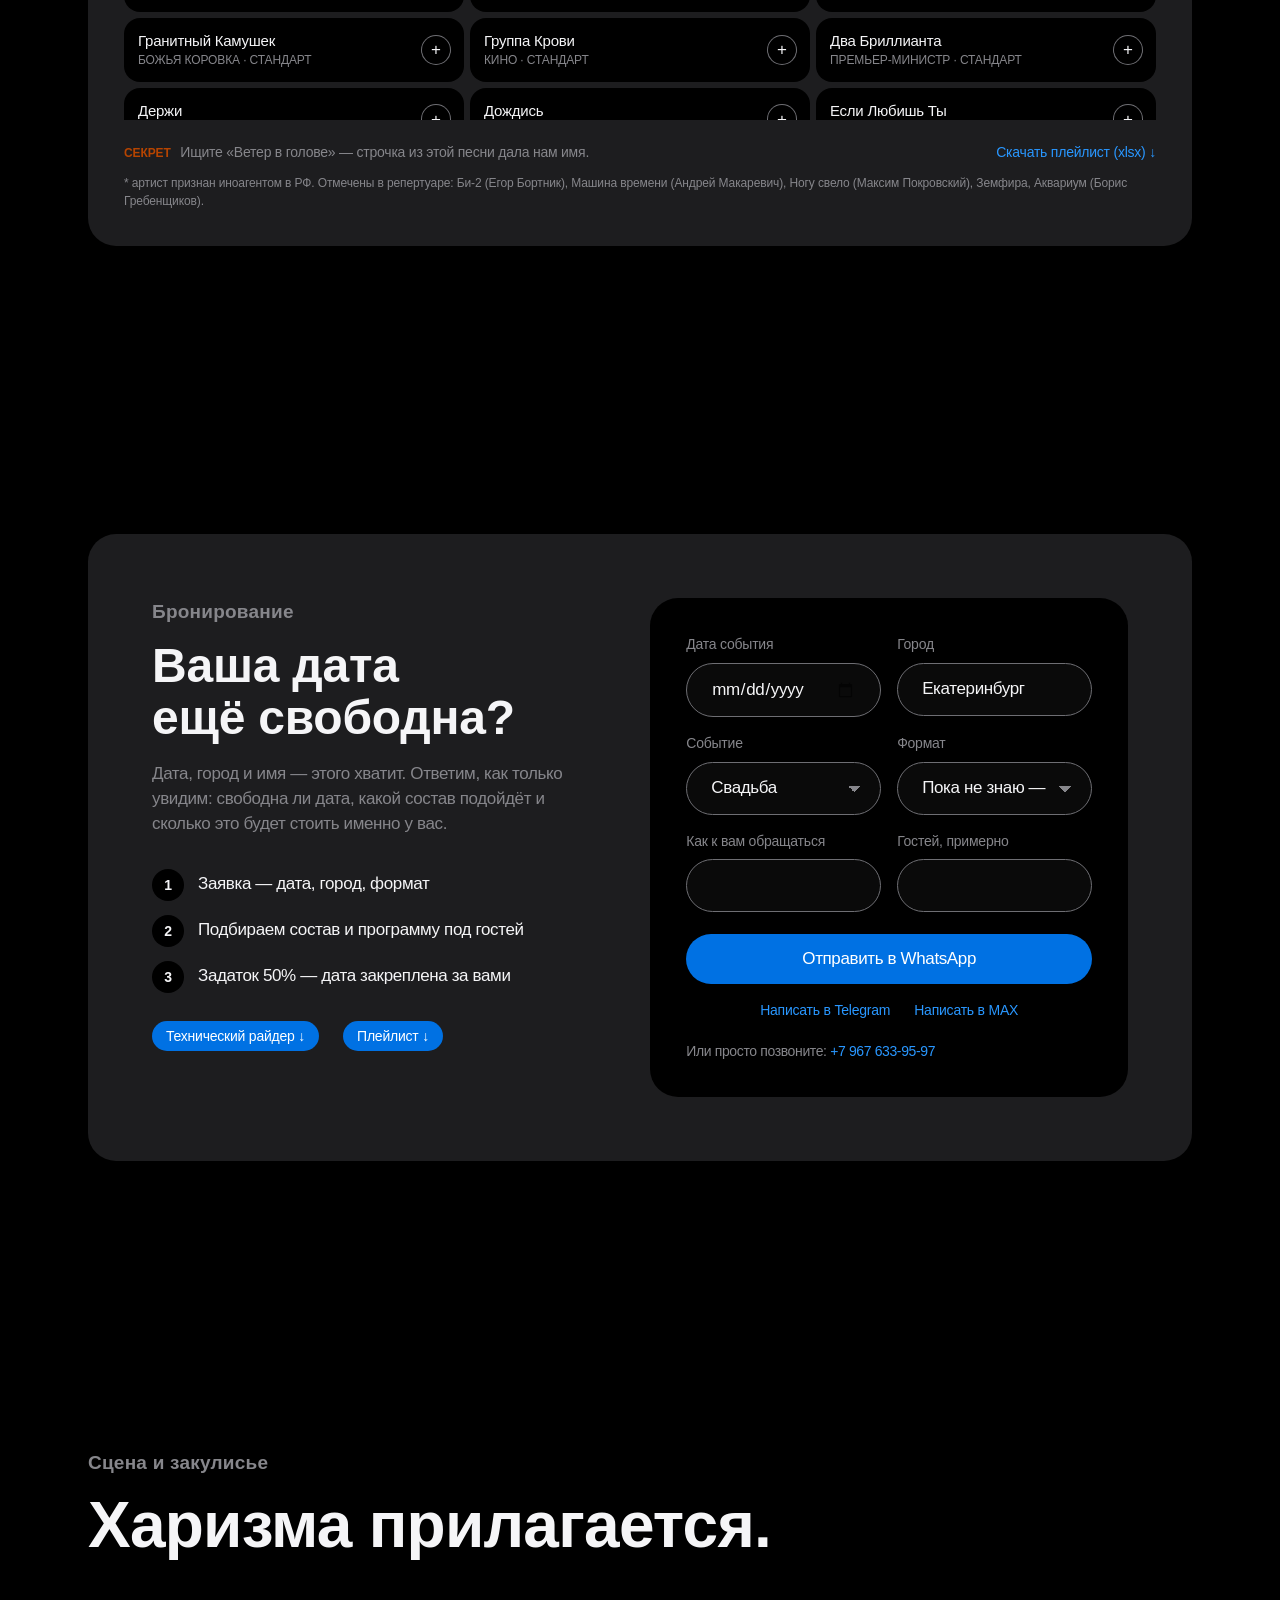
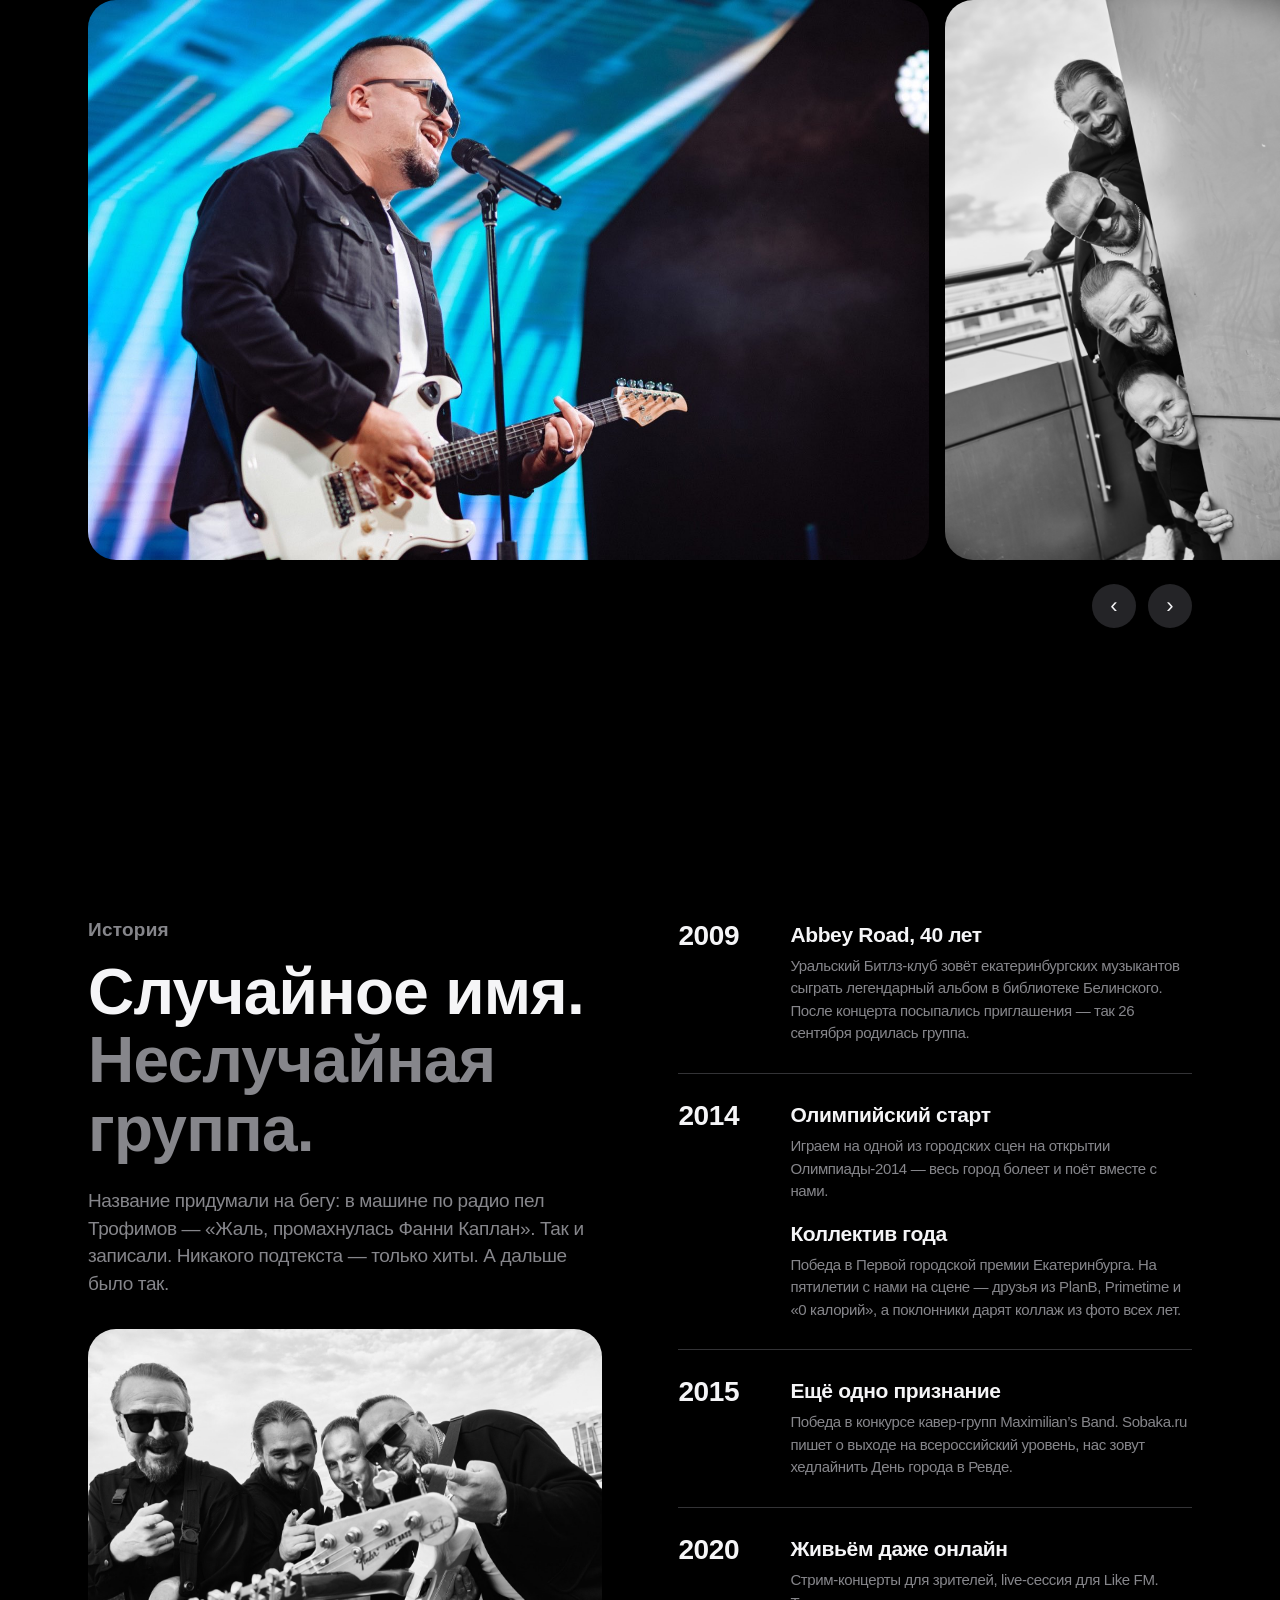
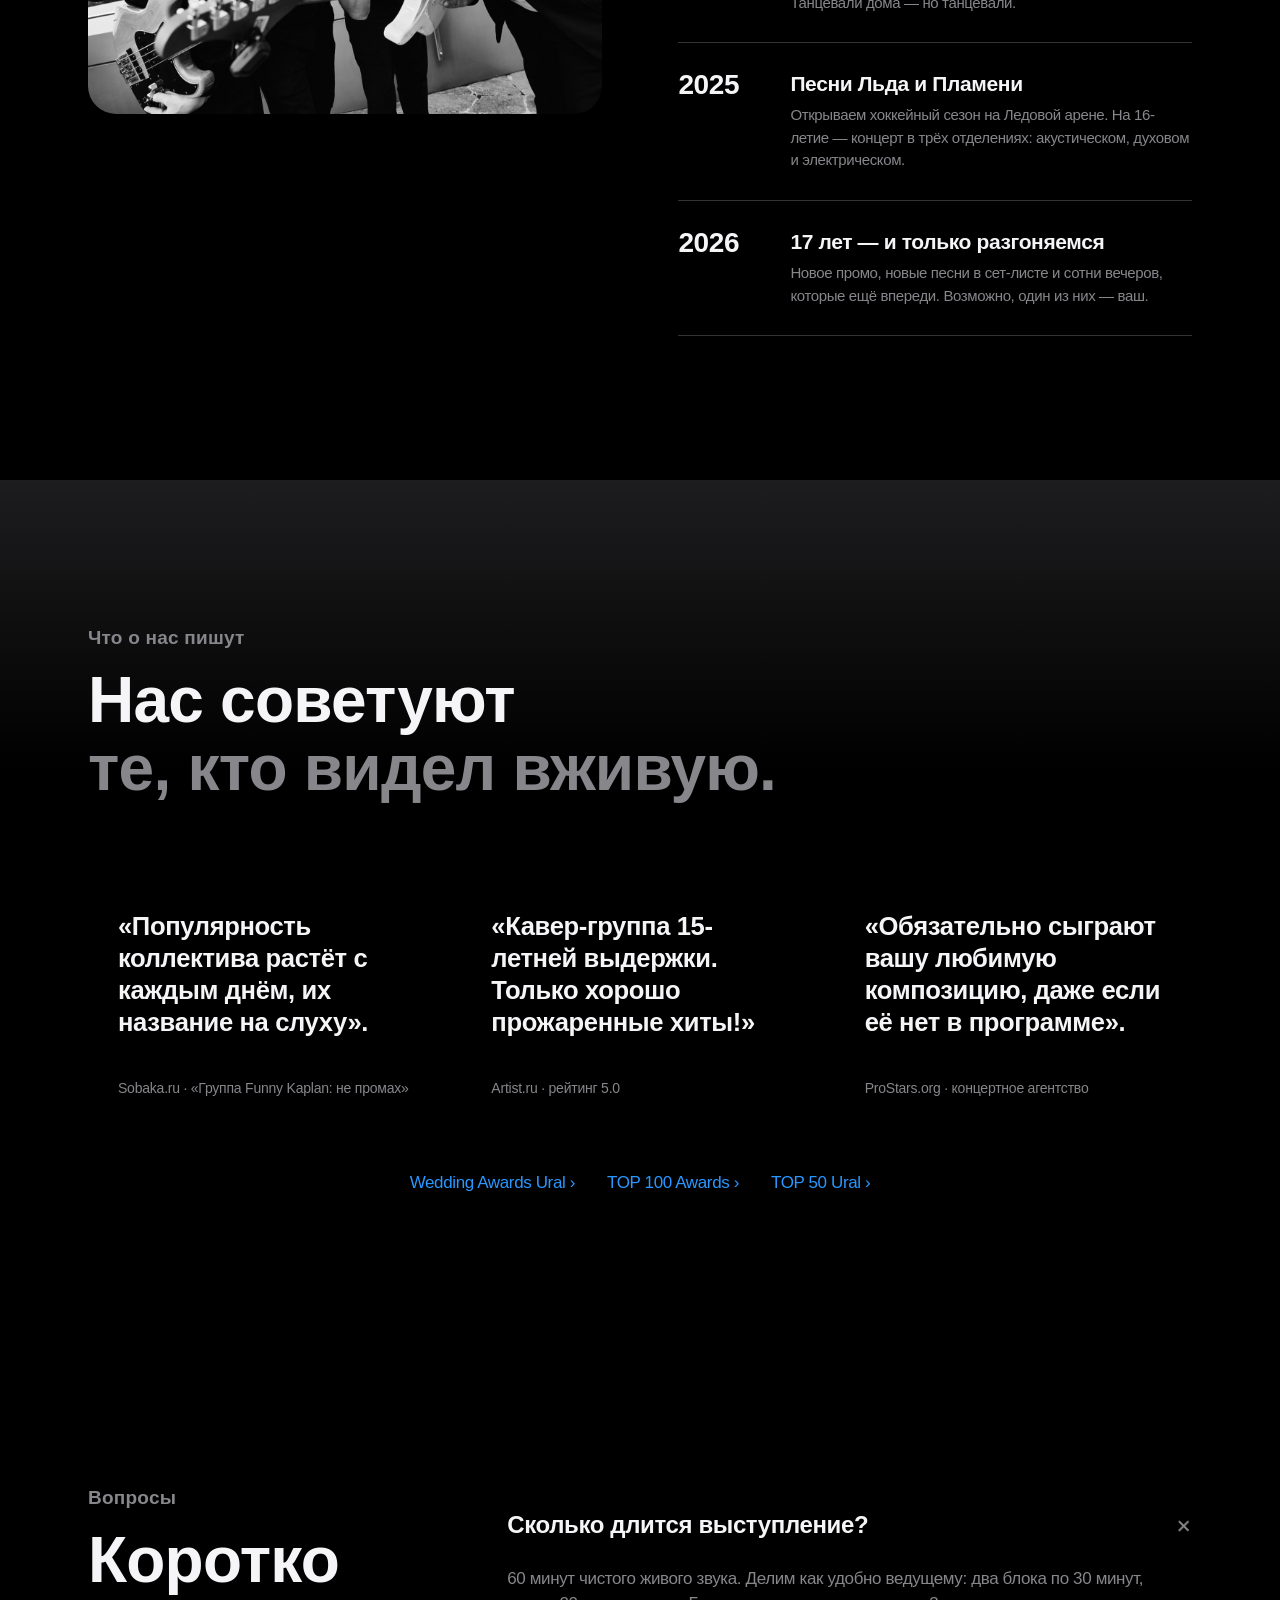
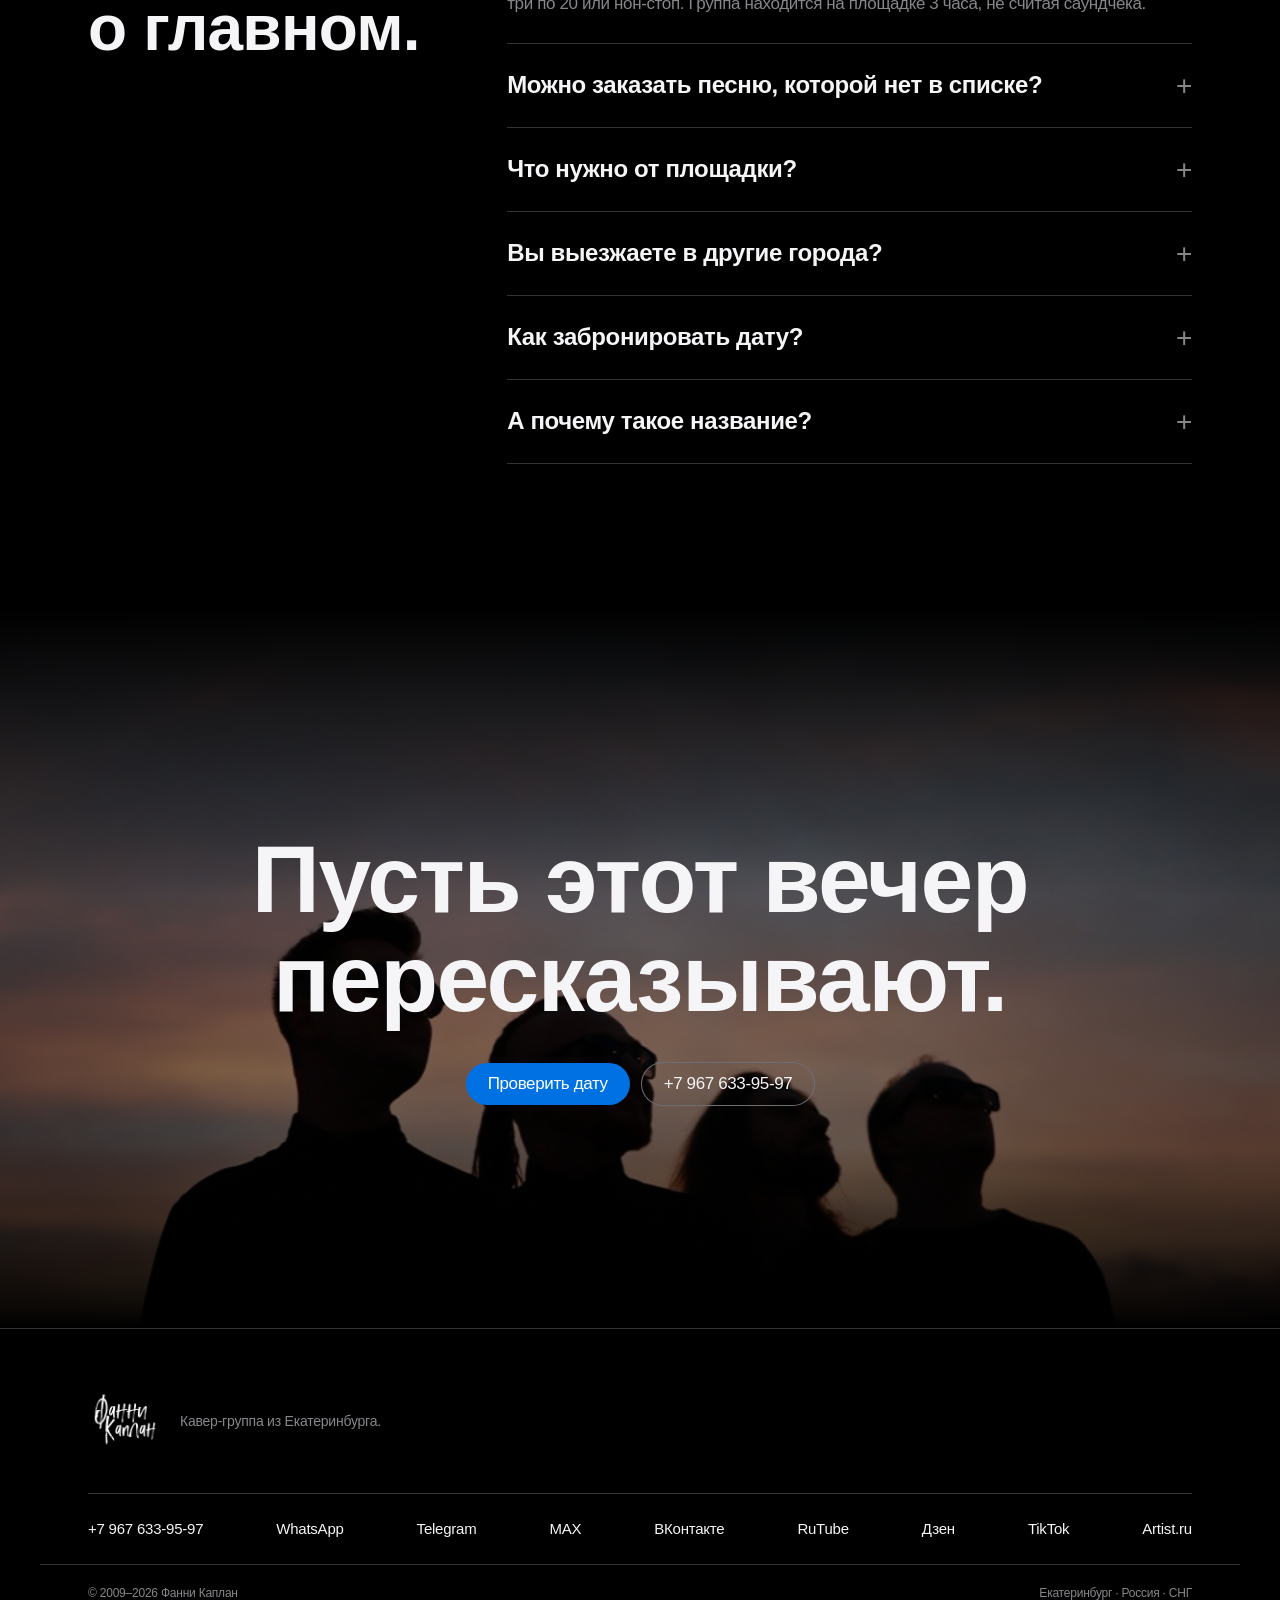
<file: songs/index.html>
<!doctype html>
<html lang="ru">
<head>
  <meta charset="UTF-8" />
  <meta name="viewport" content="width=device-width, initial-scale=1.0" />
  <title>Репертуар — Фанни Каплан</title>
  <meta name="robots" content="noindex" />
  <link rel="canonical" href="https://funnykaplan.ru/#songs" />
  <meta property="og:type" content="website" />
  <meta property="og:title" content="Фанни Каплан — Репертуар" />
  <meta property="og:description" content="230+ хитов: найдите песни для своего вечера и соберите сет-лист." />
  <meta property="og:image" content="https://funnykaplan.ru/assets/video/hero-poster.jpg" />
  <meta http-equiv="refresh" content="0; url=../#songs" />
  <script>location.replace('../' + location.search + '#songs');</script>
  <style>body { margin: 0; background: #000; }</style>
</head>
<body></body>
</html>
</file>
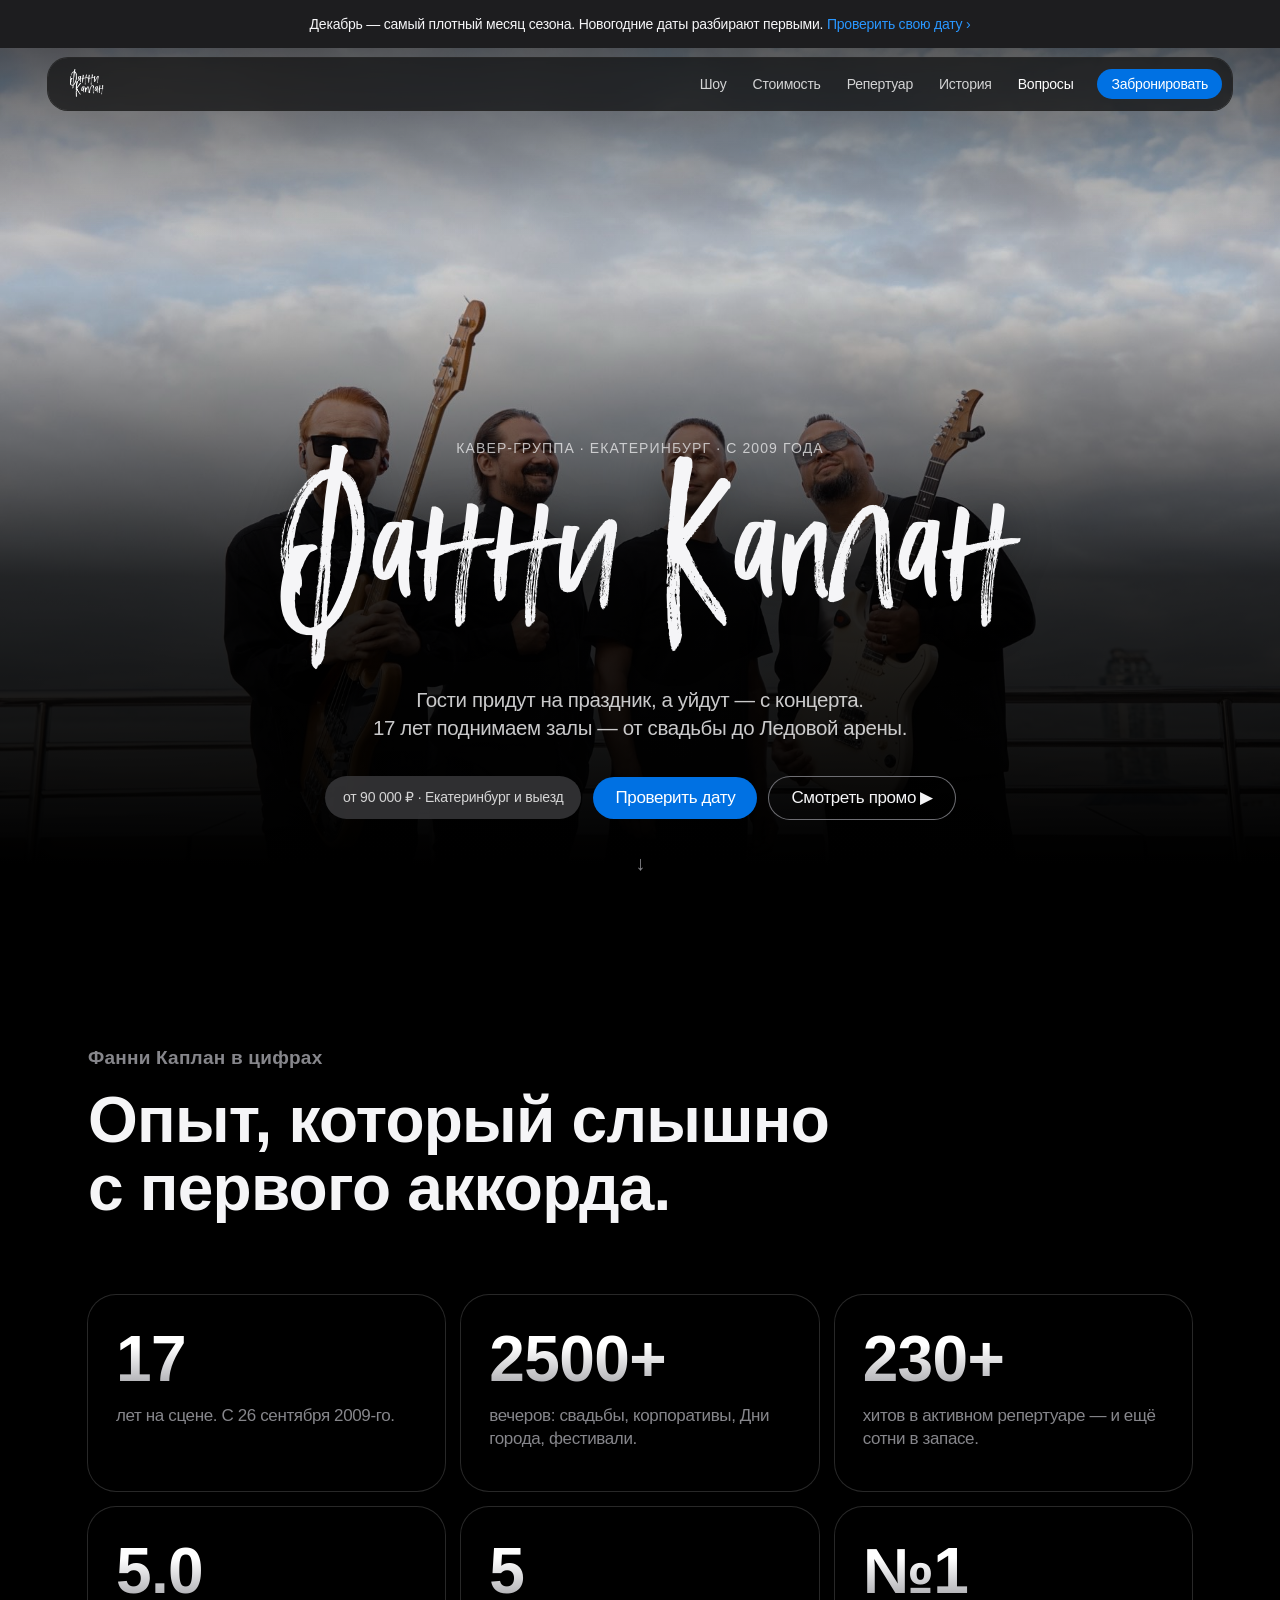
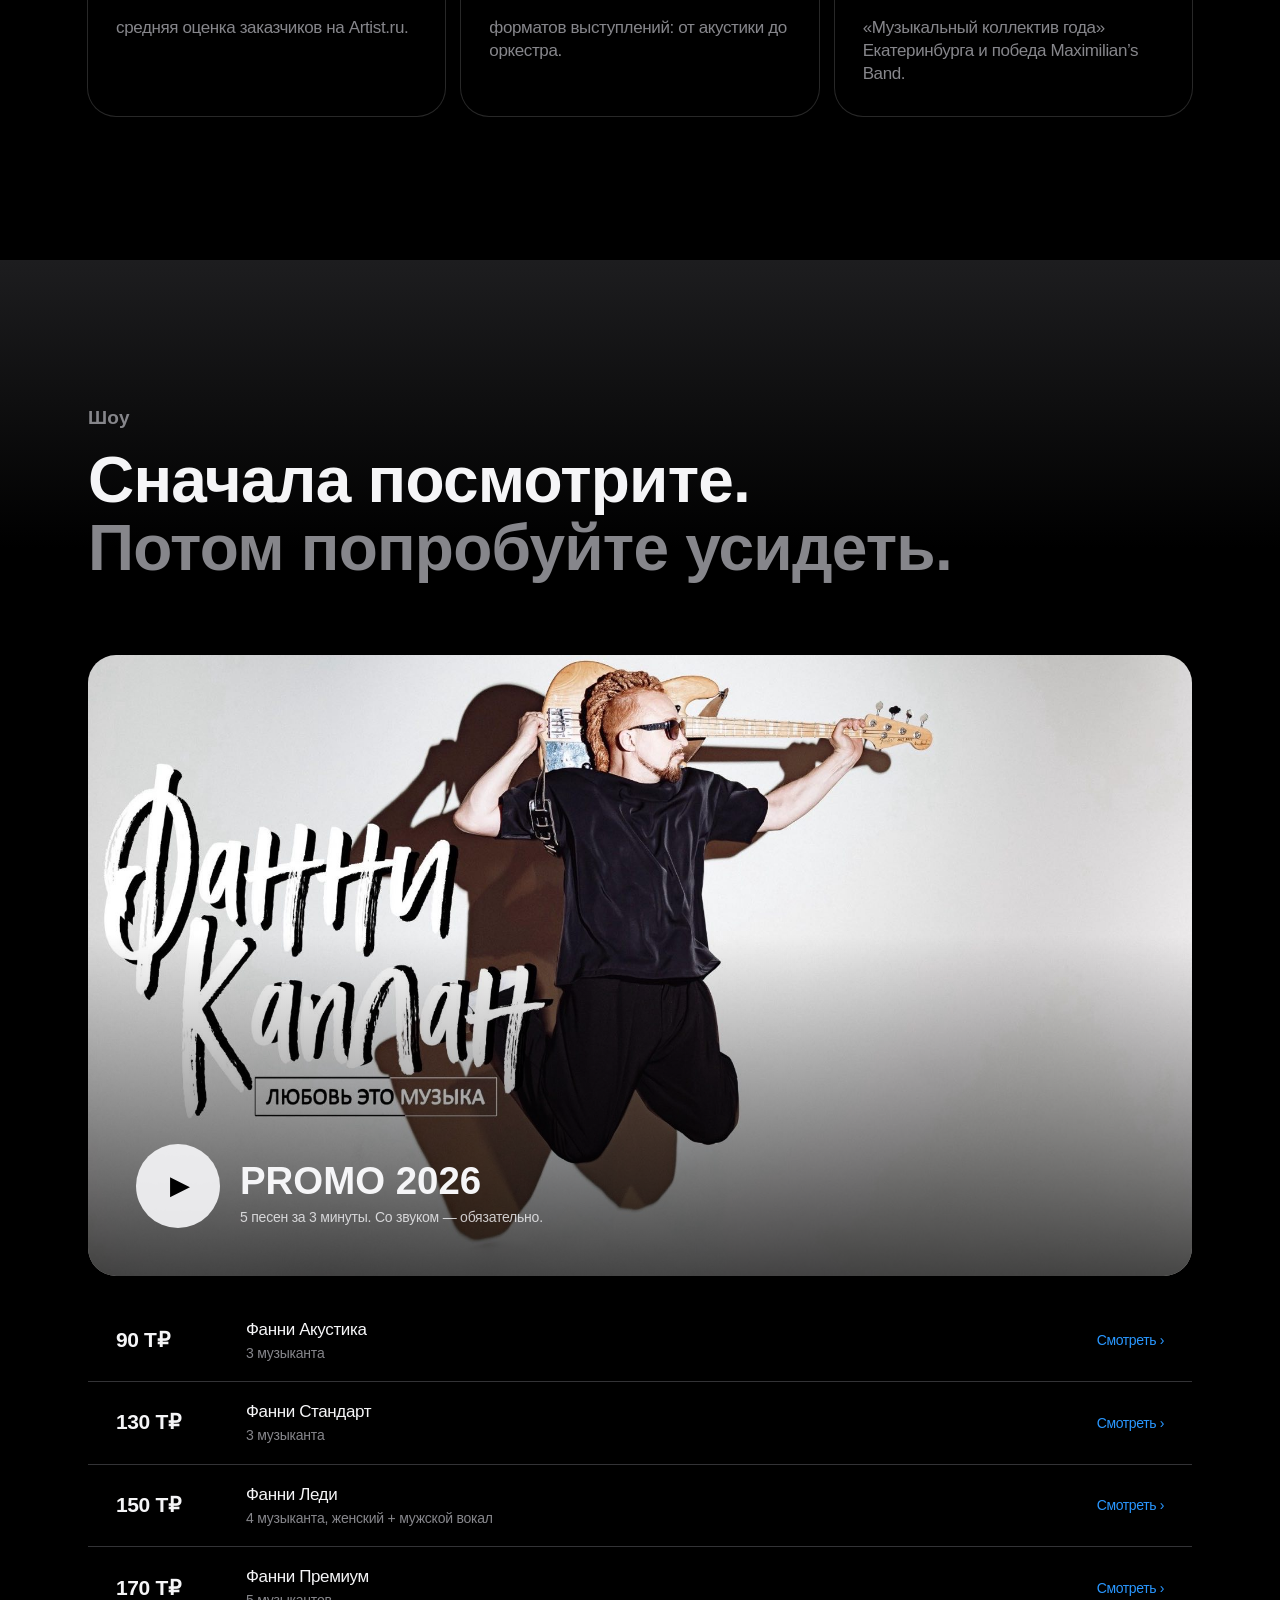
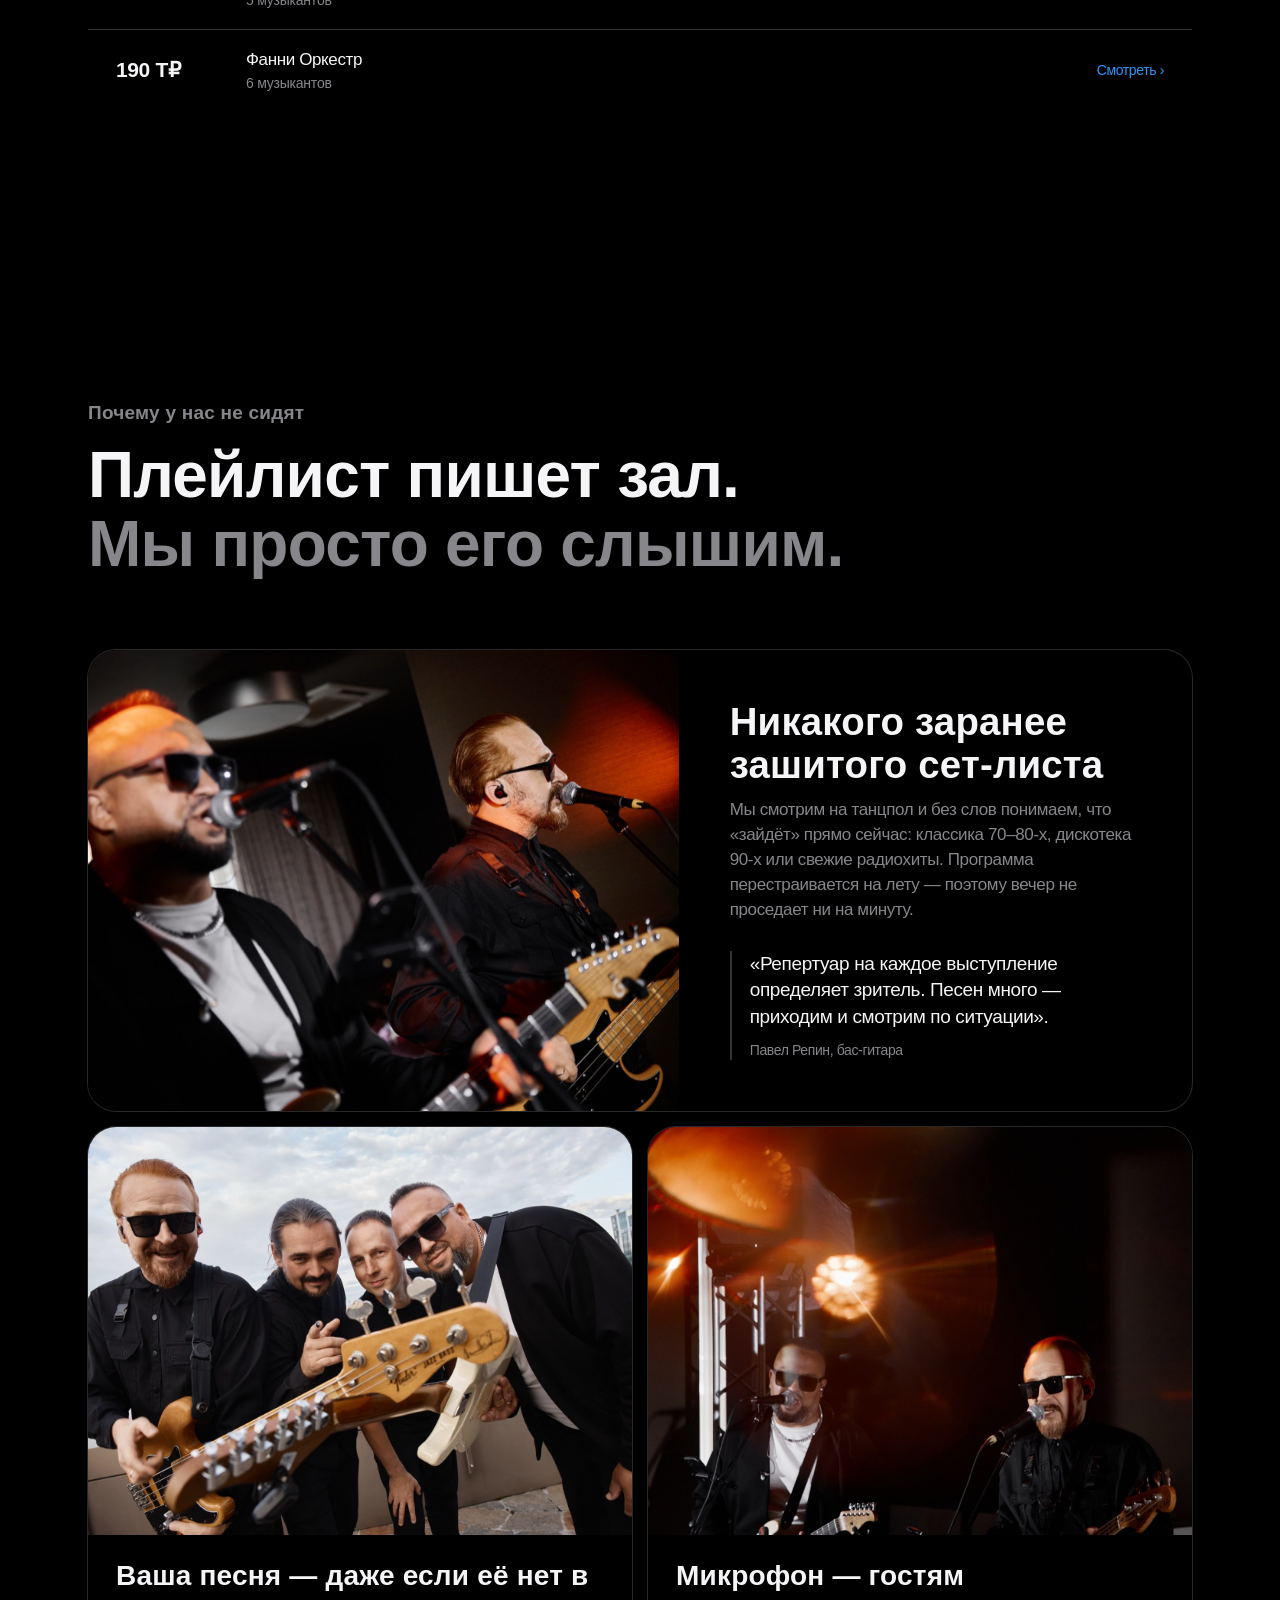
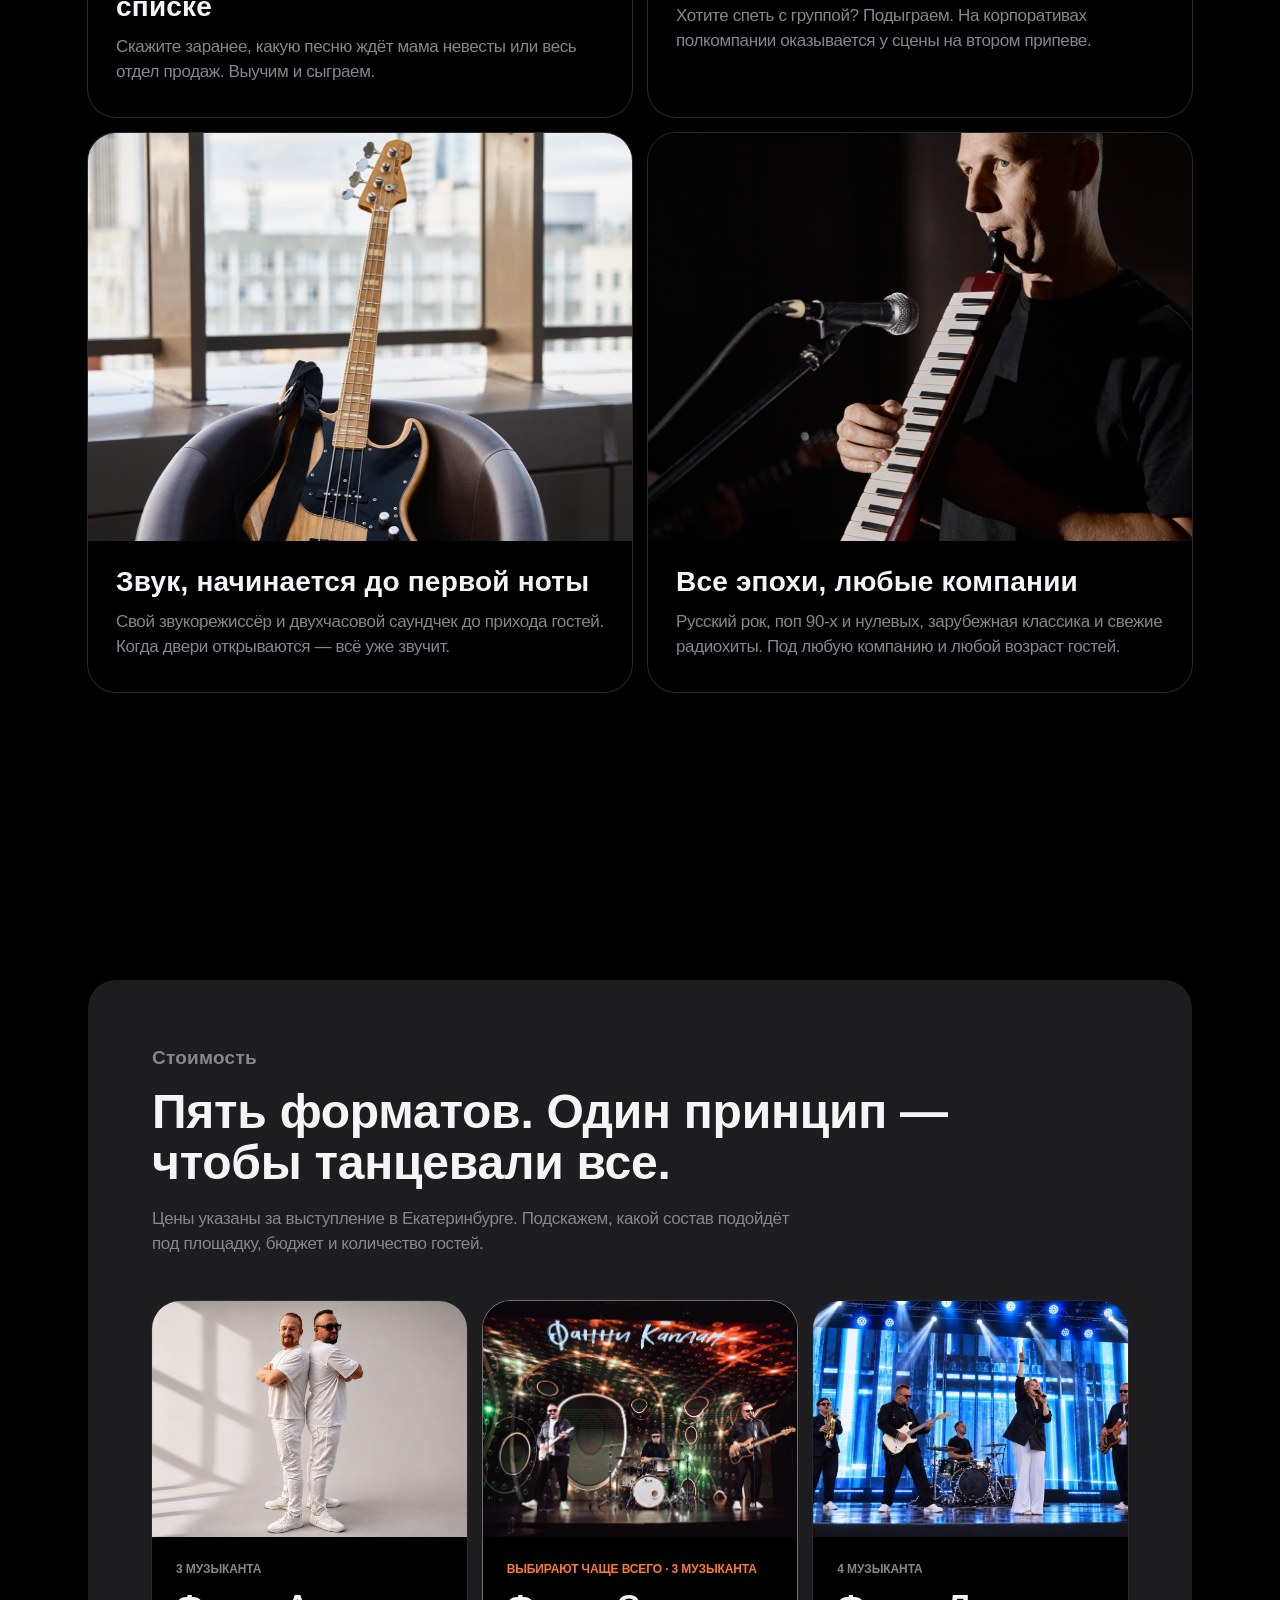
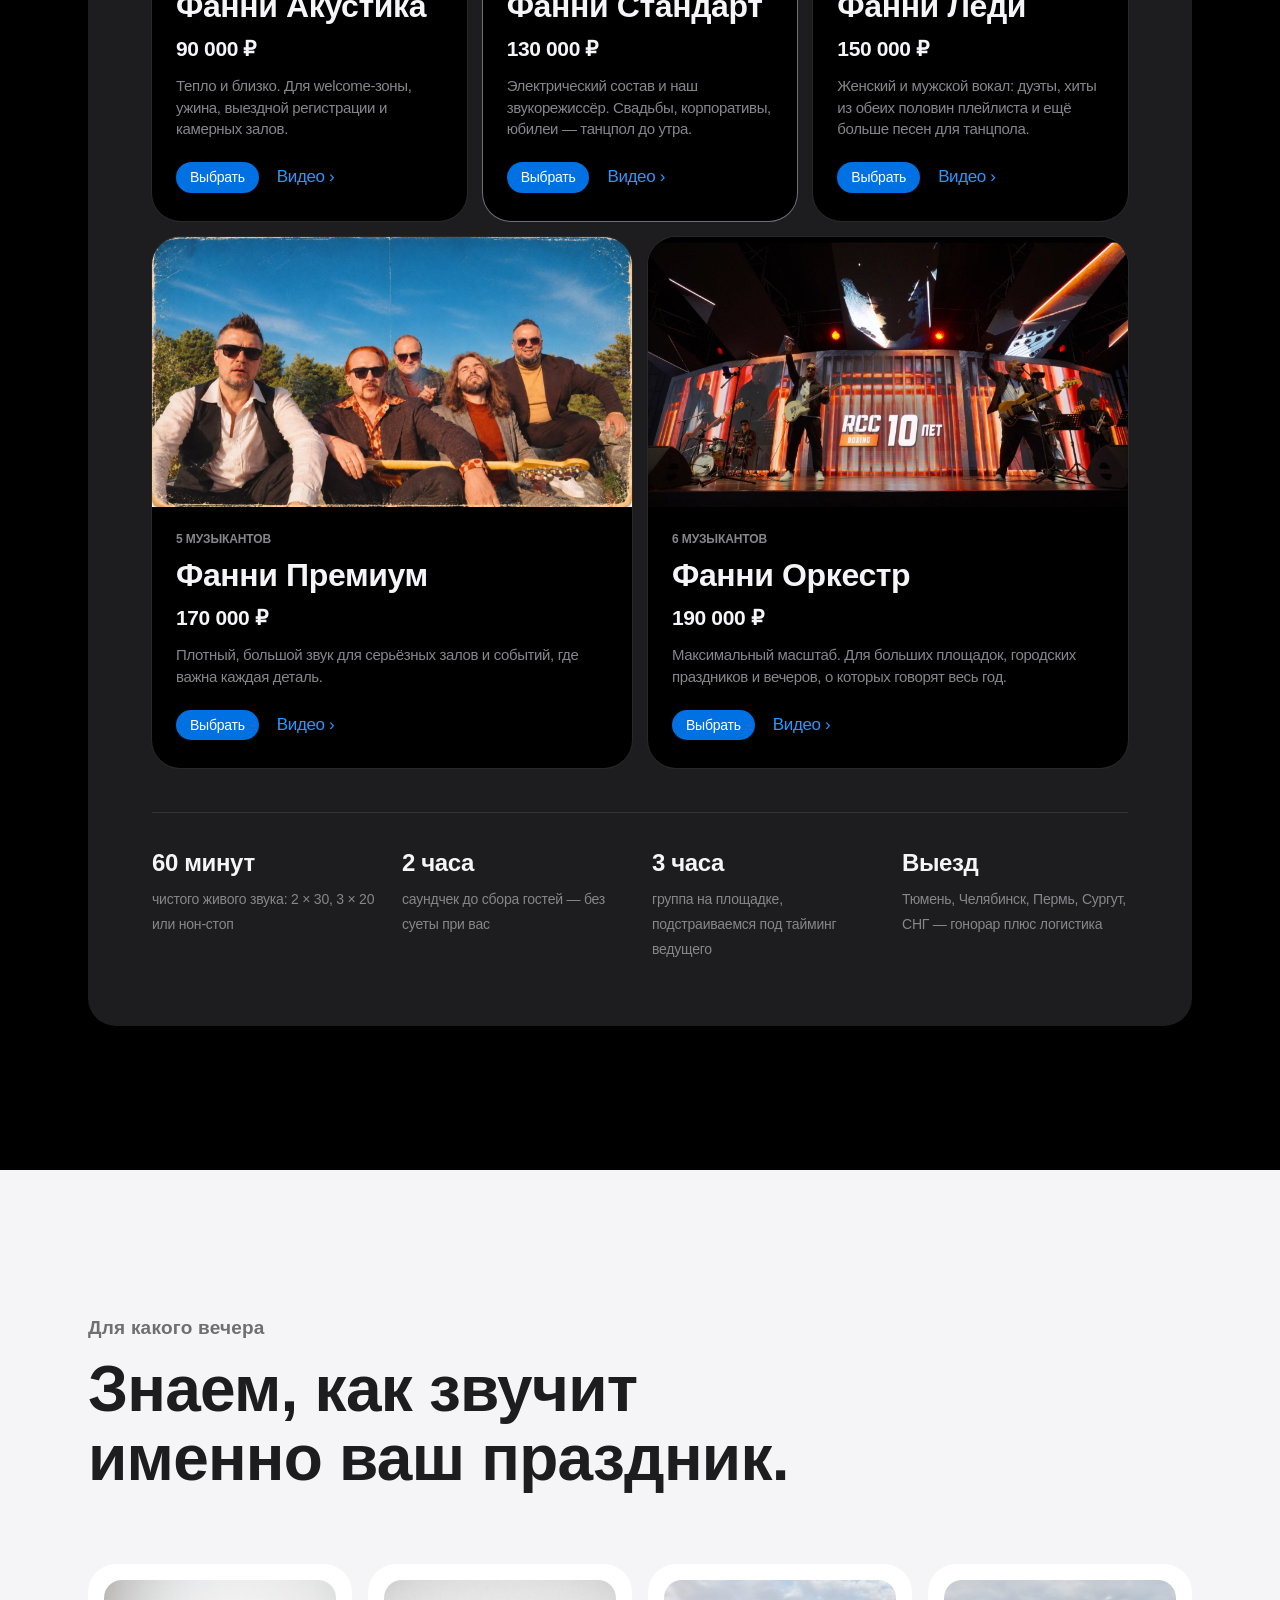
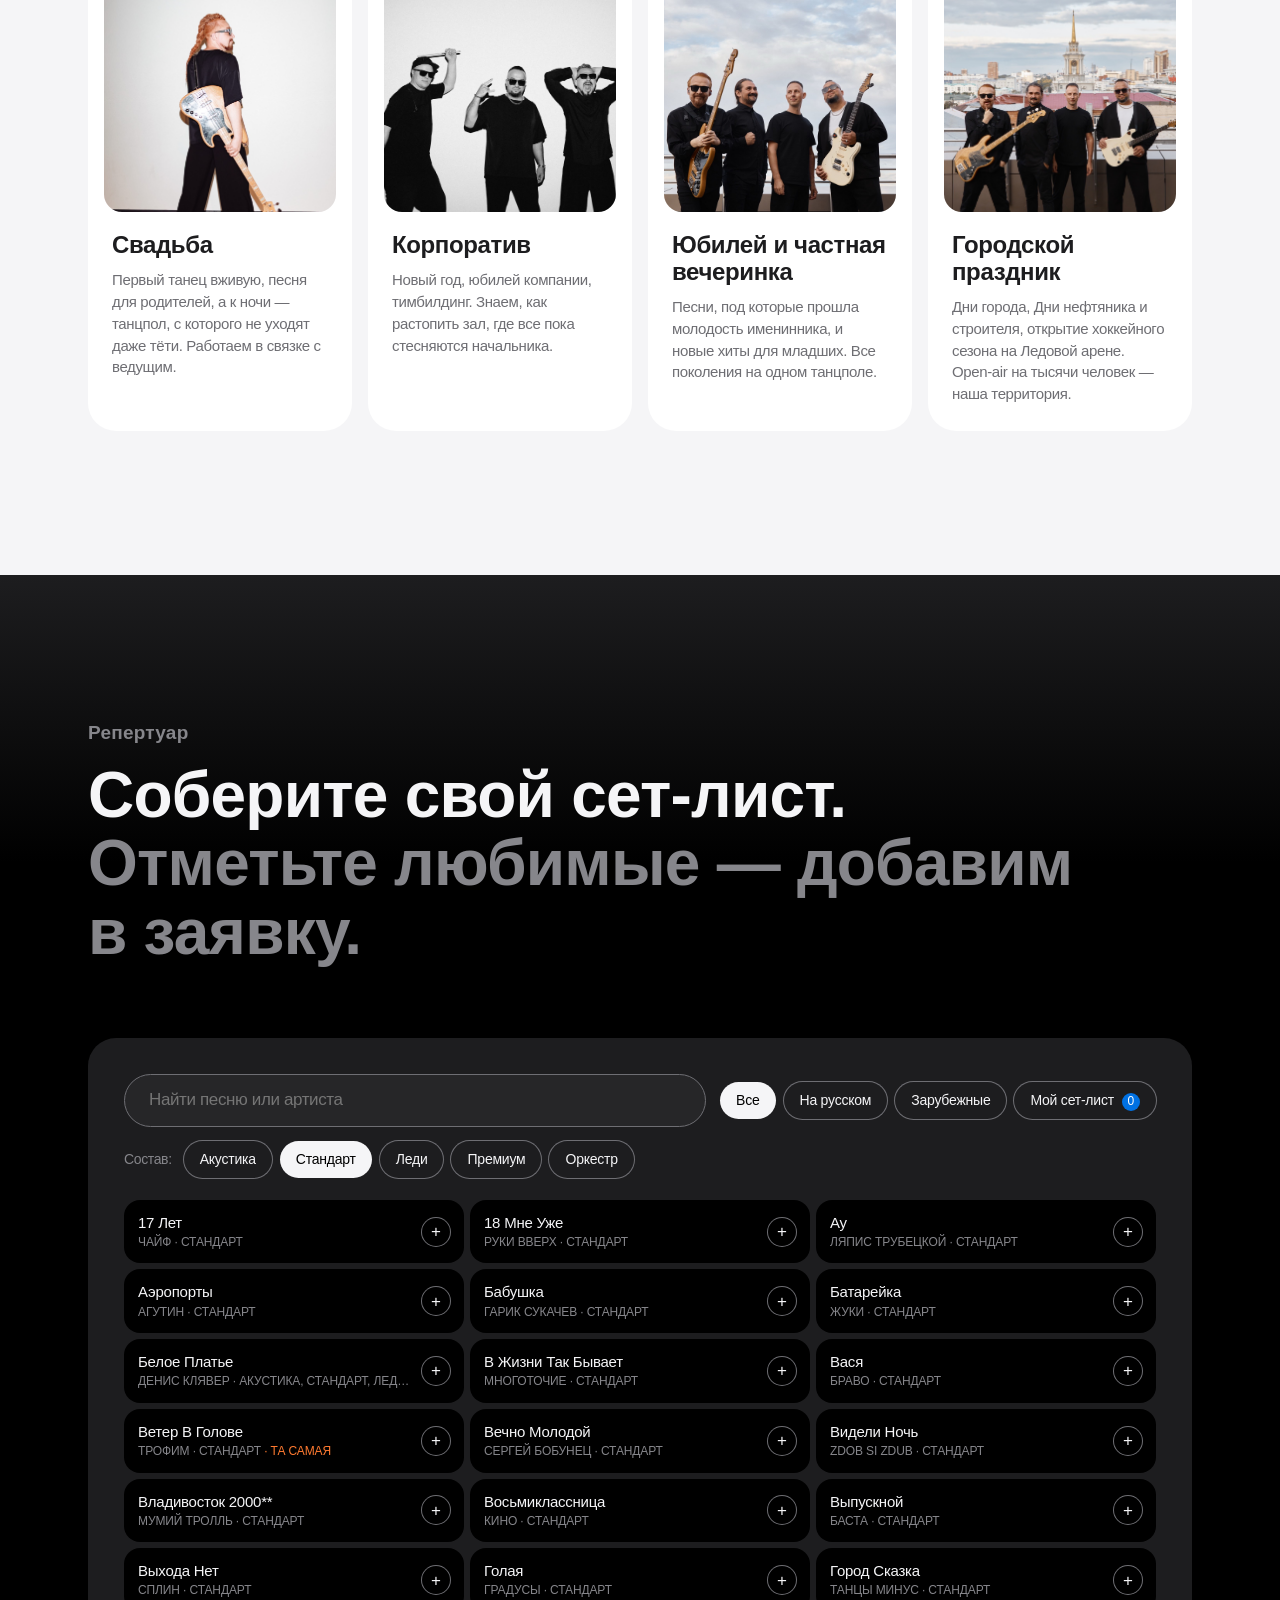
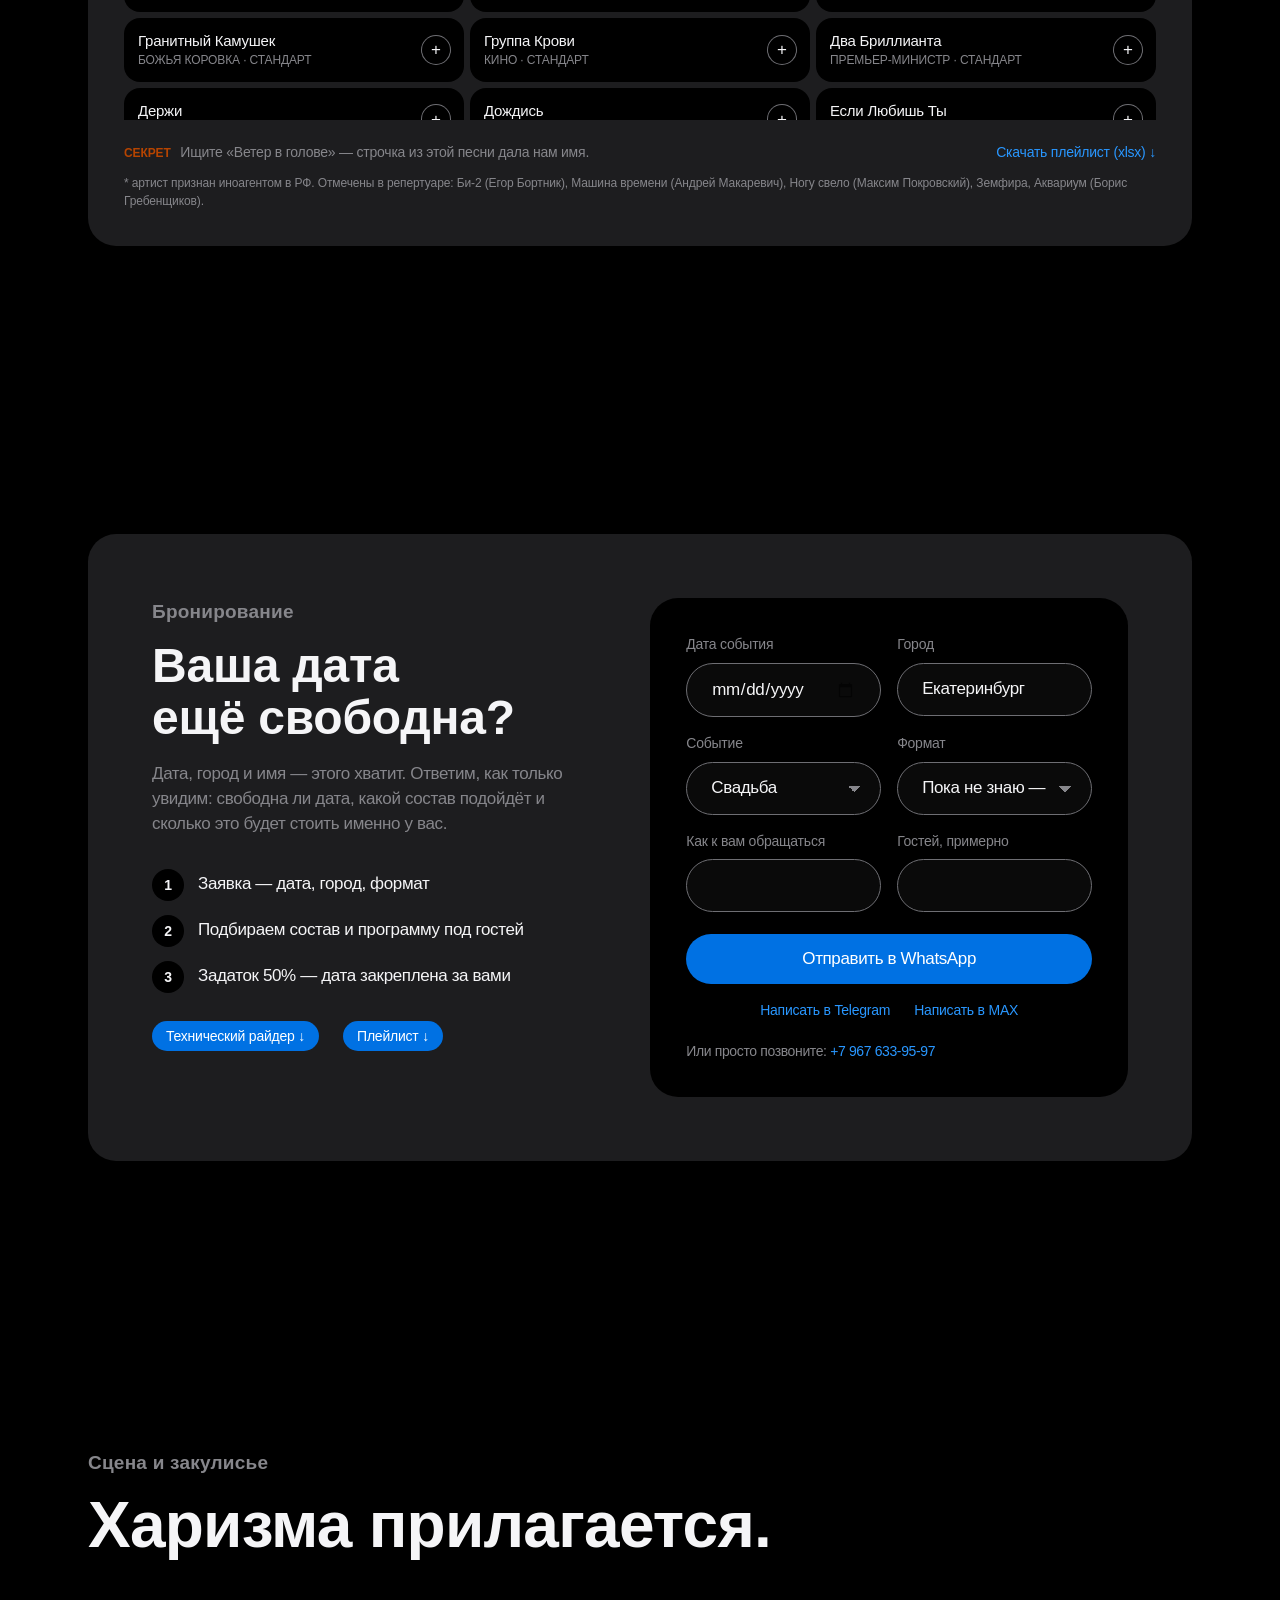
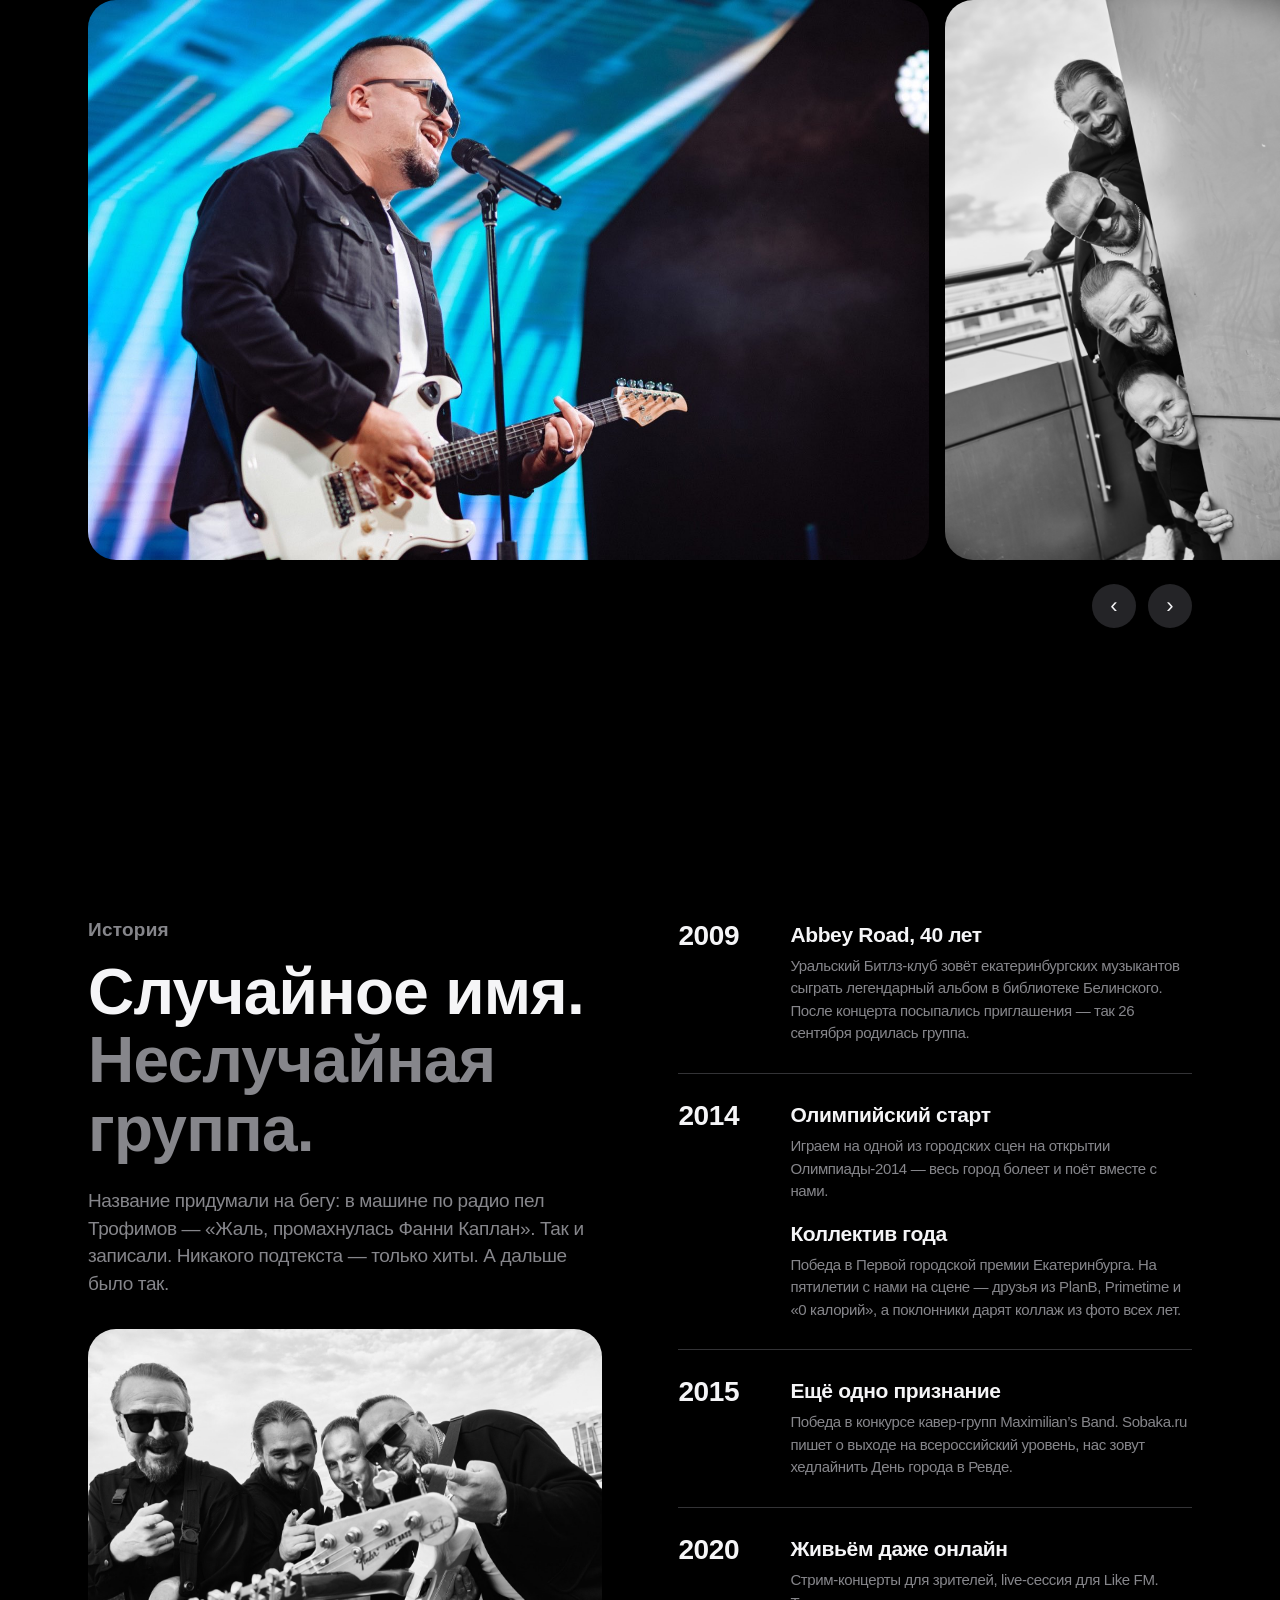
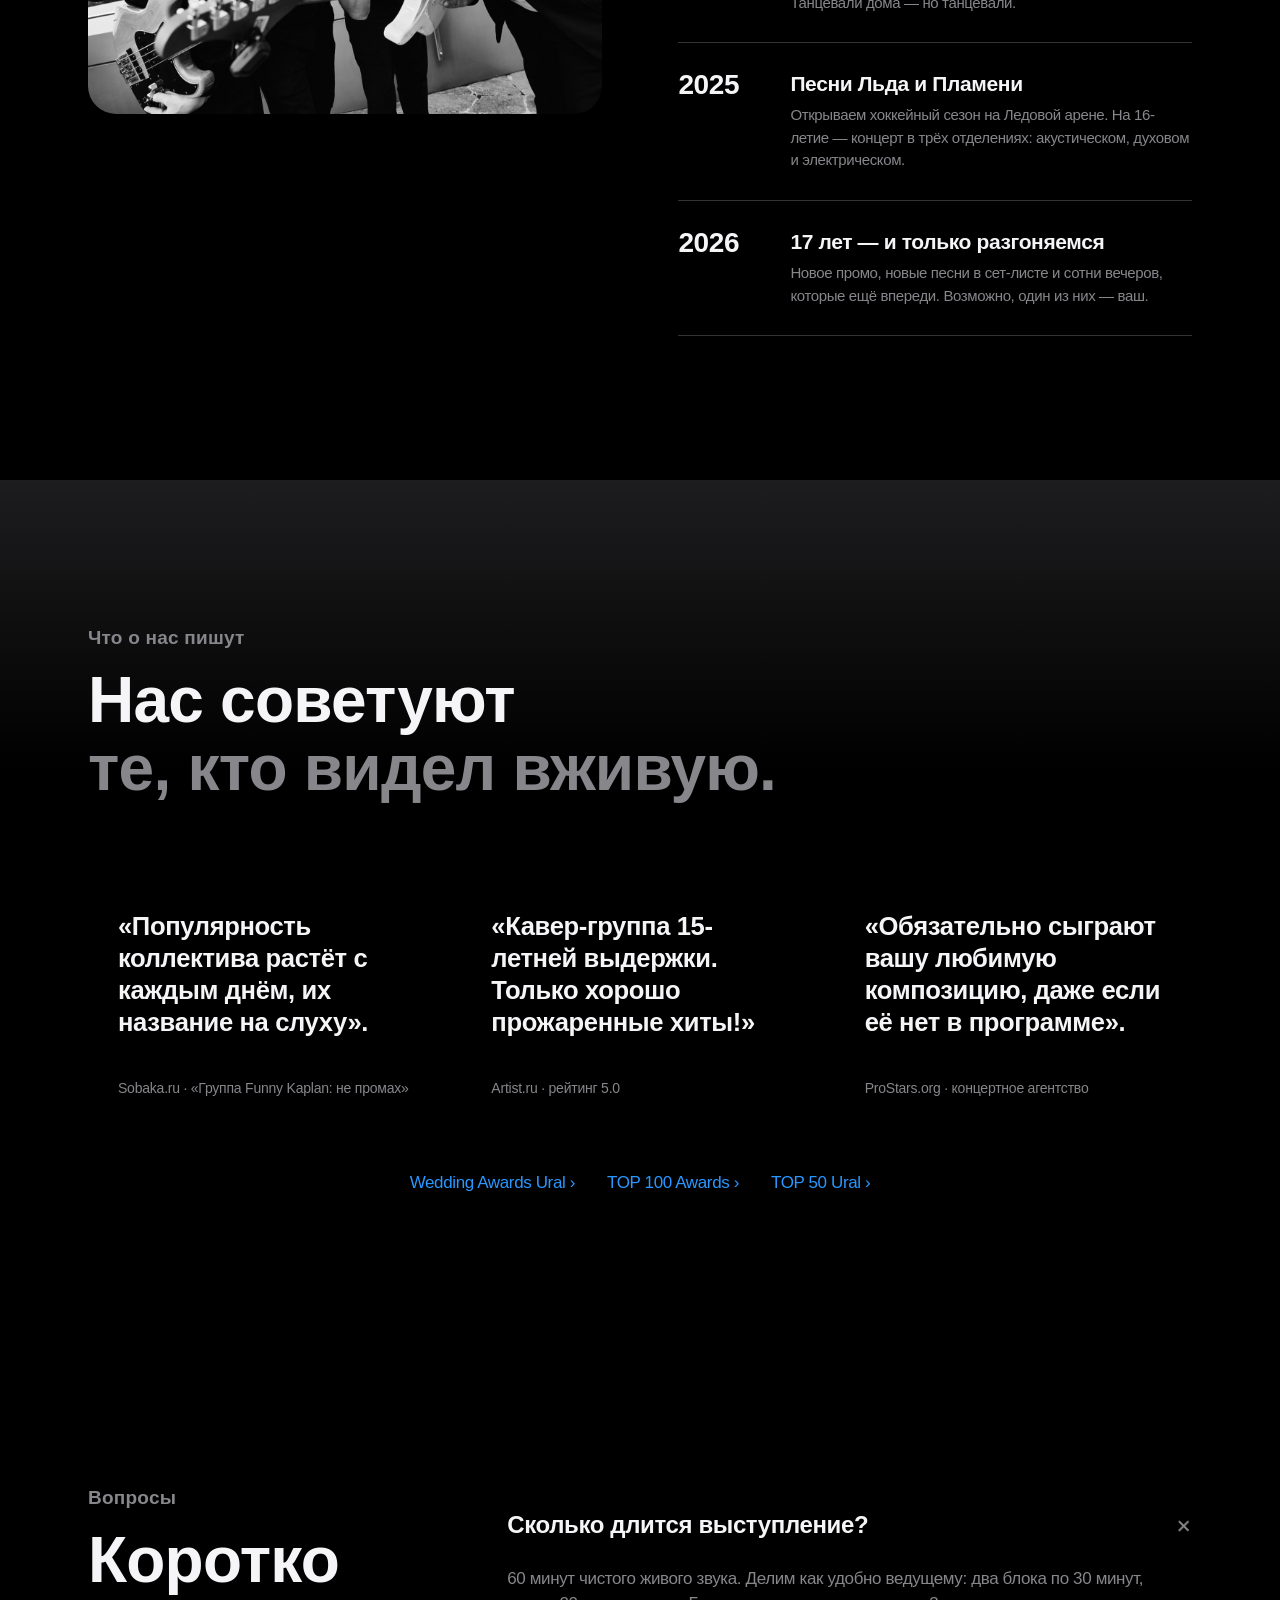
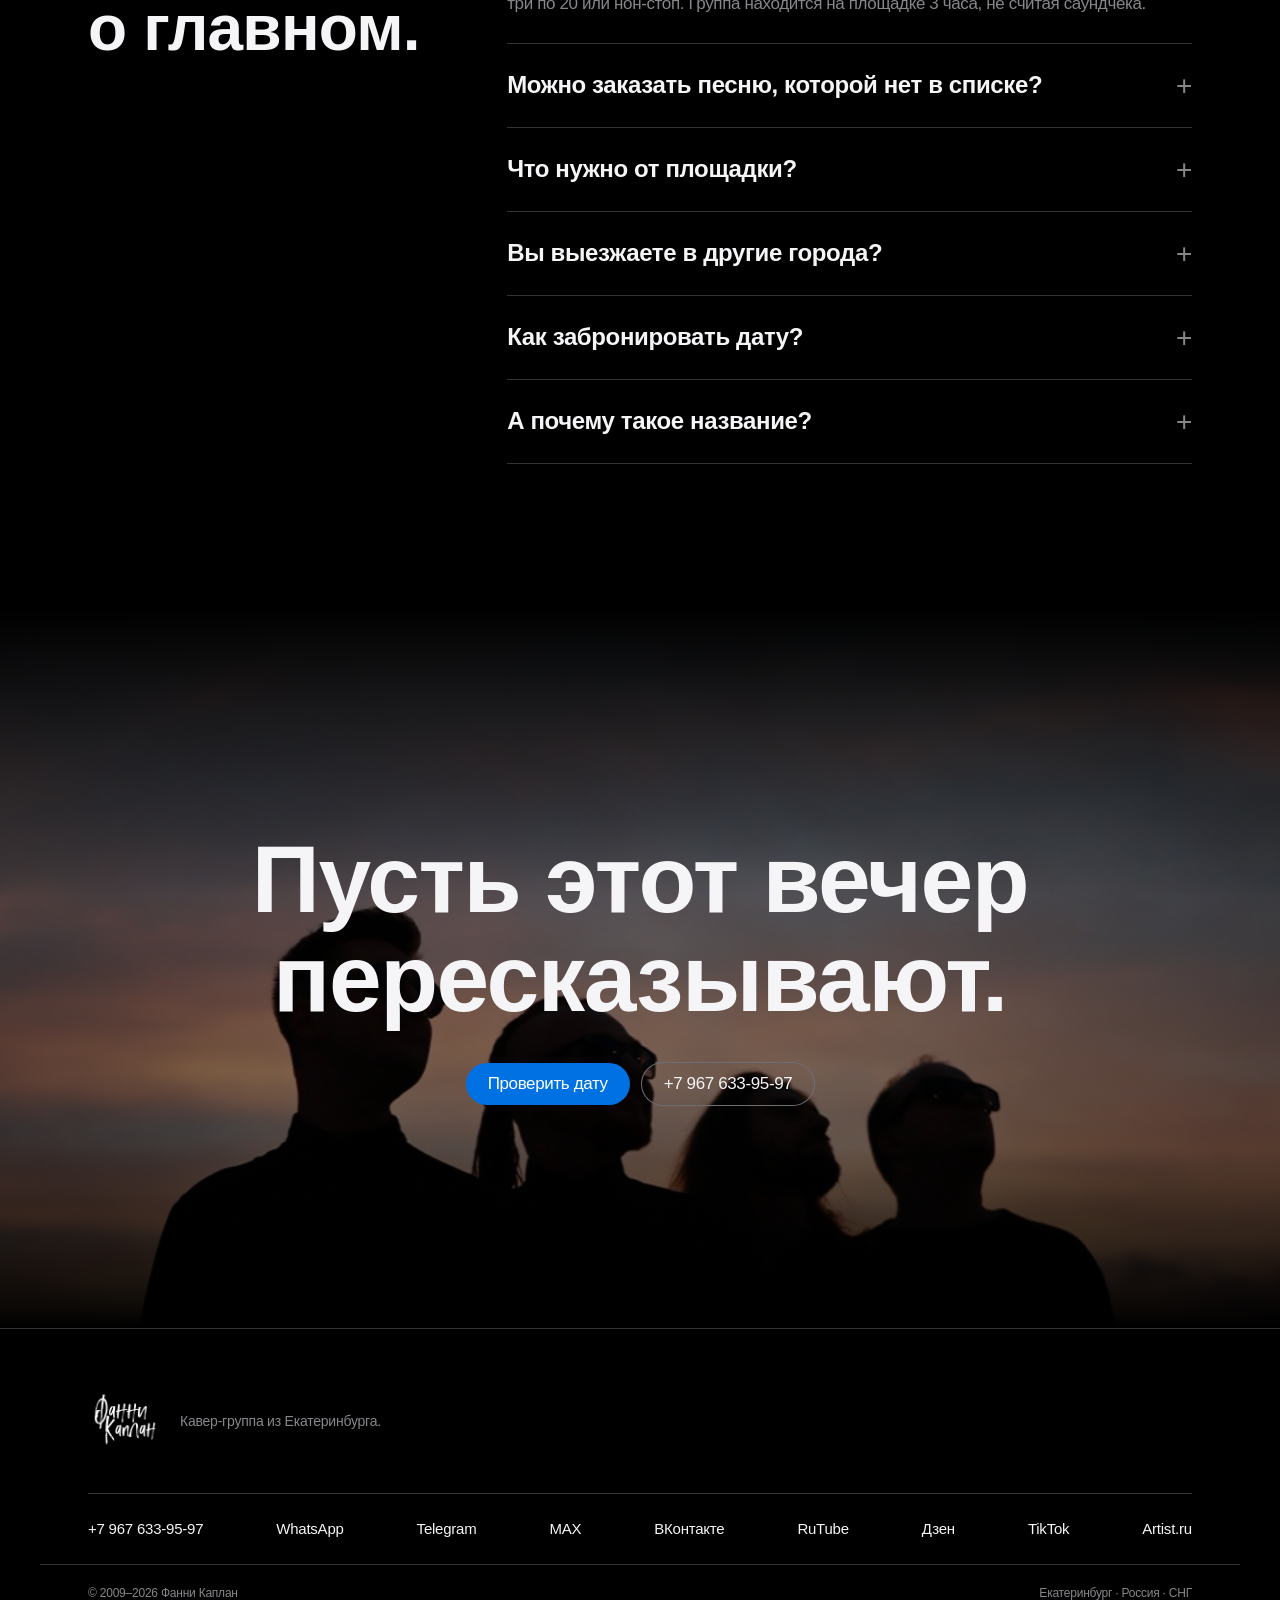
<file: story/index.html>
<!doctype html>
<html lang="ru">
<head>
  <meta charset="UTF-8" />
  <meta name="viewport" content="width=device-width, initial-scale=1.0" />
  <title>История — Фанни Каплан</title>
  <meta name="robots" content="noindex" />
  <link rel="canonical" href="https://funnykaplan.ru/#story" />
  <meta property="og:type" content="website" />
  <meta property="og:title" content="Фанни Каплан — История" />
  <meta property="og:description" content="С 2009 года: от Abbey Road до Ледовой арены." />
  <meta property="og:image" content="https://funnykaplan.ru/assets/video/hero-poster.jpg" />
  <meta http-equiv="refresh" content="0; url=../#story" />
  <script>location.replace('../' + location.search + '#story');</script>
  <style>body { margin: 0; background: #000; }</style>
</head>
<body></body>
</html>
</file>
<file: styles.css>
/* ===== Фанни Каплан — дизайн-система по DESIGN.md («Midnight hardware gallery»):
   чёрная сцена, Porcelain-текст, синий только для брони, скругления 28px, без теней ===== */

:root {
  --obsidian: #000000;
  --graphite: #0e0e0e;
  --carbon: #1d1d1f;
  --gradient-carbon: linear-gradient(#1d1d1f, #000000 288px);
  --steel: #333336;
  --slate: #6e6e73;
  --ash: #86868b;
  --porcelain: #f5f5f7;
  --white: #ffffff;
  --blue: #0071e3;
  --blue-hover: #0077ed;
  --link: #2997ff;
  --link-light: #0066cc;
  --copper: #b64400;

  --font-text: "SF Pro Text", -apple-system, BlinkMacSystemFont, Inter, "Segoe UI", Roboto, "Helvetica Neue", Arial, sans-serif;
  --font-display: "SF Pro Display", -apple-system, BlinkMacSystemFont, Inter, "Segoe UI", Roboto, "Helvetica Neue", Arial, sans-serif;

  --r-card: 28px;
  --r-nav: 20px;
  --r-pill: 9999px;
  --keyline: rgb(40, 40, 40) 0 0 0 1px;
  --keyline-2: rgb(110, 110, 115) 0 0 0 1px;

  --gutter: clamp(16px, 4vw, 48px);
  --max: 1200px;
  --section: clamp(90px, 12vw, 144px);
}

* { box-sizing: border-box; }
html { scroll-behavior: smooth; -webkit-text-size-adjust: 100%; }
body {
  margin: 0;
  background: var(--obsidian);
  color: var(--porcelain);
  font-family: var(--font-text);
  font-size: 17px;
  line-height: 1.47;
  letter-spacing: -0.374px;
  -webkit-font-smoothing: antialiased;
  /* clip, а не hidden: hidden на body ломает position: fixed в iOS Safari при прокрутке */
  overflow-x: clip;
}
html { overflow-x: clip; }
/* Якоря (/#show, /#price…) не прячутся под липкой навигацией */
main section[id] { scroll-margin-top: 72px; }
img, video { display: block; max-width: 100%; }
a { color: inherit; text-decoration: none; }
button { font: inherit; color: inherit; cursor: pointer; }
h1, h2, h3, p { margin: 0; }
:focus-visible { outline: 2px solid var(--blue); outline-offset: 2px; }

.wrap { width: 100%; max-width: var(--max); margin: 0 auto; padding: 0 var(--gutter); }
.muted { color: var(--ash); }

/* ===== Типографика ===== */
.display {
  font-family: var(--font-display);
  font-weight: 600;
  font-size: clamp(44px, 7.4vw, 96px);
  line-height: 1.04;
  letter-spacing: -0.015em;
  color: var(--porcelain);
}
.h-section {
  font-family: var(--font-display);
  font-weight: 600;
  font-size: clamp(36px, 5.2vw, 64px);
  line-height: 1.07;
  letter-spacing: -0.012em;
  margin-bottom: clamp(40px, 6vw, 72px);
}
.h-panel {
  font-family: var(--font-display);
  font-weight: 600;
  font-size: clamp(32px, 4.2vw, 48px);
  line-height: 1.08;
  letter-spacing: -0.005em;
}
.eyebrow {
  font-family: var(--font-display);
  font-size: 19px;
  font-weight: 600;
  letter-spacing: 0.228px;
  color: var(--ash);
  margin-bottom: 14px;
}
.eyebrow-dark { color: var(--slate); }
.link { color: var(--link); font-size: 17px; }
.link:hover { text-decoration: underline; }
.new-mark { color: var(--copper); font-size: 12px; font-weight: 600; letter-spacing: -0.12px; text-transform: uppercase; margin-right: 6px; }

/* ===== Кнопки ===== */
.pill {
  display: inline-flex; align-items: center; justify-content: center; gap: 6px;
  border: 0; border-radius: 170px;
  padding: 11px 22px;
  font-size: 17px; line-height: 1.18; letter-spacing: -0.374px;
  white-space: nowrap;
  transition: background-color .2s ease, color .2s ease, box-shadow .2s ease, transform .2s ease;
}
.pill:active { transform: scale(0.97); }
.pill-blue { background: var(--blue); color: var(--white); }
.pill-blue:hover { background: var(--blue-hover); }
.pill-outline { background: transparent; color: var(--porcelain); box-shadow: var(--keyline-2); }
.pill-outline:hover { box-shadow: 0 0 0 1px var(--porcelain); }
.pill-sm { padding: 7px 14px; font-size: 14px; letter-spacing: -0.224px; }
.pill-lg { padding: 15px 28px; }
.capsule {
  display: inline-flex; align-items: center;
  background: rgba(66, 66, 69, 0.72);
  color: rgba(255, 255, 255, 0.8);
  border-radius: 36px; padding: 11px 18px;
  font-size: 14px; letter-spacing: -0.224px;
  backdrop-filter: blur(20px); -webkit-backdrop-filter: blur(20px);
}
.buy-cluster { display: flex; flex-wrap: wrap; align-items: center; justify-content: center; gap: 12px; }

/* ===== Анонс ===== */
.strip {
  background: var(--carbon);
  color: var(--porcelain);
  text-align: center;
  font-size: 14px; line-height: 20px; letter-spacing: -0.224px;
  padding: 14px var(--gutter);
}
.strip a { color: var(--link); white-space: nowrap; }
.strip a:hover { text-decoration: underline; }

/* ===== Навигация ===== */
.nav {
  position: sticky; top: 0; z-index: 50;
  padding: 10px var(--gutter);
  pointer-events: none;
}
.nav-inner {
  pointer-events: auto;
  max-width: var(--max); margin: 0 auto;
  display: flex; align-items: center; gap: 24px;
  height: 52px; padding: 0 10px 0 18px;
  background: rgba(14, 14, 14, 0.72);
  backdrop-filter: saturate(180%) blur(20px); -webkit-backdrop-filter: saturate(180%) blur(20px);
  border-radius: var(--r-nav);
  box-shadow: var(--keyline);
}
.nav-logo img { height: 40px; width: auto; }
.nav-links { display: flex; gap: 26px; margin-left: auto; }
.nav-links a { font-size: 14px; color: rgba(255, 255, 255, 0.8); letter-spacing: -0.224px; transition: color .2s; }
.nav-links a:hover, .nav-links a.active { color: var(--white); }

/* ===== Hero ===== */
.hero {
  position: relative;
  min-height: calc(100svh - 48px);
  margin-top: -72px;
  display: flex; align-items: flex-end; justify-content: center;
  overflow: hidden;
  background: var(--obsidian);
}
.hero-photo, .hero-video { position: absolute; inset: 0; width: 100%; height: 100%; object-fit: cover; }
.hero-photo { object-position: center 40%; }
.hero-video { opacity: 0; transition: opacity 1.2s ease; }
.hero-video.is-playing { opacity: 1; }
.hero-shade {
  position: absolute; inset: 0;
  background:
    linear-gradient(180deg, rgba(0,0,0,.55) 0%, rgba(0,0,0,0) 22%),
    linear-gradient(0deg, #000 4%, rgba(0,0,0,.82) 38%, rgba(0,0,0,.15) 72%);
}
.hero-content {
  position: relative; z-index: 2;
  text-align: center;
  padding: 140px var(--gutter) clamp(64px, 9vh, 104px);
  max-width: 1100px;
}
@font-face {
  font-family: "Black Diamond";
  src: url("assets/fonts/black-diamond.woff") format("woff");
  font-display: swap;
}
.hero-kicker { color: rgba(245, 245, 247, .72); font-size: 14px; letter-spacing: 0.08em; text-transform: uppercase; margin-bottom: clamp(18px, 2.4vw, 34px); }
.hero-title {
  font-family: "Black Diamond", var(--font-display);
  font-weight: 400;
  font-size: clamp(76px, 13vw, 184px);
  line-height: 1.05;
  letter-spacing: 0;
  color: var(--porcelain);
  text-shadow: 0 2px 40px rgba(0, 0, 0, .45);
}
.hero-lead {
  max-width: 620px; margin: 22px auto 34px;
  font-size: clamp(17px, 1.6vw, 21px); line-height: 1.38; color: rgba(245, 245, 247, .82);
}
.hero-scroll {
  position: absolute; z-index: 2; bottom: 22px; left: 50%; transform: translateX(-50%);
  color: var(--ash); font-size: 20px;
  animation: nudge 2.4s ease-in-out infinite;
}
@keyframes nudge { 50% { transform: translate(-50%, 6px); } }

/* ===== Секции ===== */
.band { padding: var(--section) 0; background: var(--obsidian); }
.band-carbon { background: var(--gradient-carbon); }
.band-light { background: var(--porcelain); color: var(--carbon); }
.band-light .h-section { color: var(--carbon); }

.tile { background: var(--obsidian); border-radius: var(--r-card); overflow: hidden; }
.band-carbon .tile { background: var(--obsidian); }
.band:not(.band-carbon) .tile { box-shadow: var(--keyline); }

/* Метрики */
.metrics { display: grid; grid-template-columns: repeat(3, minmax(0, 1fr)); gap: 16px; }
.metric { padding: 32px 28px 30px; display: flex; flex-direction: column; gap: 14px; min-height: 196px; justify-content: flex-start; }
.metric b {
  font-family: var(--font-display); font-weight: 600;
  font-size: clamp(48px, 5vw, 64px); line-height: 1; letter-spacing: -0.01em;
  background: linear-gradient(180deg, #fff 30%, #a1a1a6);
  -webkit-background-clip: text; background-clip: text; color: transparent;
}
.metric span { color: var(--ash); font-size: 17px; line-height: 1.35; max-width: 300px; }

/* Промо */
.media-frame { position: relative; border-radius: var(--r-card); overflow: hidden; background: #000; aspect-ratio: 16 / 9; }
.promo-poster { position: absolute; inset: 0; width: 100%; height: 100%; object-fit: cover; }
.promo-player { position: absolute; inset: 0; }
.promo-player iframe { width: 100%; height: 100%; border: 0; display: block; }
.promo-cover {
  position: absolute; inset: 0; border: 0; padding: clamp(20px, 4vw, 48px);
  display: flex; align-items: flex-end; gap: 20px; text-align: left;
  background: linear-gradient(0deg, rgba(0,0,0,.7), rgba(0,0,0,0) 55%);
  transition: opacity .35s ease;
}
.promo-cover:hover .promo-play { transform: scale(1.06); }
.promo.playing .promo-cover { opacity: 0; pointer-events: none; }
.promo-play {
  flex: none; width: clamp(56px, 7vw, 84px); aspect-ratio: 1; border-radius: 50%;
  display: grid; place-items: center; padding-left: 4px;
  background: rgba(245, 245, 247, .92); color: #000; font-size: clamp(18px, 2.4vw, 26px);
  transition: transform .25s ease;
}
.promo-text strong { display: block; font-family: var(--font-display); font-size: clamp(24px, 3vw, 40px); font-weight: 600; line-height: 1.05; }
.promo-text small { display: block; margin-top: 6px; color: rgba(245,245,247,.8); font-size: 14px; letter-spacing: -0.224px; }
.format-links { margin-top: 24px; border-radius: var(--r-card); background: var(--obsidian); overflow: hidden; }
.format-links a {
  display: grid; grid-template-columns: 110px 1fr auto; align-items: center; gap: 20px;
  padding: 18px 28px; border-top: 1px solid var(--steel);
  transition: background-color .2s;
}
.format-links a:first-child { border-top: 0; }
.format-links a:hover { background: #0b0b0c; }
.format-links b { font-family: var(--font-display); font-size: 21px; font-weight: 600; }
.format-links strong { display: block; font-weight: 500; font-size: 17px; }
.format-links small { display: block; color: var(--ash); font-size: 14px; letter-spacing: -0.224px; }
.format-links i { font-style: normal; color: var(--link); font-size: 14px; }

/* Фичи */
.feature-grid { display: grid; grid-template-columns: repeat(2, 1fr); gap: 16px; }
.feature { display: flex; flex-direction: column; }
.feature img { width: 100%; aspect-ratio: 4 / 3; object-fit: cover; transition: transform .8s cubic-bezier(.2,.7,.2,1); }
.feature:hover img { transform: scale(1.03); }
.feature-copy { padding: 26px 28px 32px; }
.feature h3 { font-family: var(--font-display); font-size: 28px; font-weight: 600; line-height: 1.1; letter-spacing: 0.196px; margin-bottom: 12px; }
.feature p { color: var(--ash); }
.feature-wide { grid-column: 1 / -1; display: grid; grid-template-columns: 1.15fr 1fr; }
.feature-wide img { aspect-ratio: auto; height: 100%; min-height: 420px; }
.feature-wide .feature-copy { padding: clamp(28px, 4vw, 56px); display: flex; flex-direction: column; justify-content: center; }
.feature-wide h3 { font-size: clamp(28px, 3vw, 40px); }
.feature blockquote { margin: 28px 0 0; padding-left: 18px; border-left: 2px solid var(--steel); color: var(--porcelain); font-size: 19px; line-height: 1.4; }
.feature cite { display: block; margin-top: 10px; font-style: normal; font-size: 14px; color: var(--ash); }

/* Панель (comparison panel) */
.panel { background: var(--carbon); border-radius: var(--r-card); padding: clamp(28px, 5vw, 64px); }
.panel-lead { color: var(--ash); max-width: 640px; margin: 18px 0 44px; }

.formats { display: grid; grid-template-columns: repeat(6, 1fr); gap: 16px; }
.format { display: flex; flex-direction: column; grid-column: span 2; }
.format:nth-child(n+4) { grid-column: span 3; }
.format:nth-child(n+4) .format-img { aspect-ratio: 16 / 9; }
.format-img { aspect-ratio: 4 / 3; overflow: hidden; }
.format-img img { width: 100%; height: 100%; object-fit: cover; transition: transform .8s cubic-bezier(.2,.7,.2,1); }
.format:hover .format-img img { transform: scale(1.04); }
.format-body { padding: 24px 24px 28px; display: flex; flex-direction: column; gap: 10px; flex: 1; }
.format-body > p:not(.price) { color: var(--ash); font-size: 15px; line-height: 1.45; }
.format h3 { font-family: var(--font-display); font-size: 32px; font-weight: 600; line-height: 1.1; }
.price { font-family: var(--font-display); font-size: 21px; font-weight: 600; color: var(--porcelain); }
.tag { font-size: 12px; font-weight: 600; letter-spacing: -0.12px; color: var(--ash); text-transform: uppercase; }
.tag-new { color: #ff7a30; }
.format-actions { display: flex; align-items: center; gap: 18px; margin-top: auto; padding-top: 12px; }
.format-hit { box-shadow: 0 0 0 1px var(--slate) !important; }

.included { display: grid; grid-template-columns: repeat(4, 1fr); gap: 24px; margin-top: 44px; padding-top: 32px; border-top: 1px solid var(--steel); }
.included b { display: block; font-family: var(--font-display); font-size: 24px; font-weight: 600; margin-bottom: 6px; }
.included span { color: var(--ash); font-size: 14px; line-height: 1.43; letter-spacing: -0.224px; }

/* События (светлая секция) */
.events { display: grid; grid-template-columns: repeat(4, 1fr); gap: 16px; }
.card-pale { background: var(--white); color: var(--carbon); border-radius: var(--r-card); padding: 16px 16px 26px; }
.card-pale img { width: 100%; aspect-ratio: 1; object-fit: cover; border-radius: 18px; margin-bottom: 20px; }
.card-pale h3 { font-family: var(--font-display); font-size: 24px; font-weight: 600; line-height: 1.12; padding: 0 8px; margin-bottom: 10px; }
.card-pale p { color: #6e6e73; font-size: 15px; line-height: 1.45; padding: 0 8px; }

/* Репертуар */
.songs-panel { padding: clamp(20px, 3vw, 36px); }
.songs-tools { display: flex; flex-wrap: wrap; gap: 14px; align-items: center; margin-bottom: 22px; }
.field {
  width: 100%;
  background: rgba(255, 255, 255, 0.04);
  border: 1px solid var(--slate);
  border-radius: 980px;
  color: var(--porcelain);
  font: inherit; font-size: 17px; letter-spacing: -0.374px;
  padding: 13px 24px;
  outline: none;
  transition: border-color .2s;
  color-scheme: dark;
}
.field:focus { border-color: var(--blue); outline: 1px solid var(--blue); outline-offset: 1px; }
.search { flex: 1 1 280px; width: auto; }
.chips { display: flex; flex-wrap: wrap; gap: 8px; }
.chip {
  border: 0; background: transparent; color: var(--porcelain);
  box-shadow: var(--keyline-2); border-radius: var(--r-pill);
  padding: 8px 16px; font-size: 14px; letter-spacing: -0.224px;
  transition: background-color .2s, color .2s;
}
.chip:hover { box-shadow: 0 0 0 1px var(--porcelain); }
.chips-formats { flex-basis: 100%; align-items: center; }
.chips-label { color: var(--ash); font-size: 14px; margin-right: 4px; }
.chip.active { background: var(--porcelain); color: #000; box-shadow: none; }
.chip span { display: inline-block; min-width: 18px; margin-left: 4px; padding: 0 6px; border-radius: 9px; background: var(--blue); color: #fff; font-size: 12px; }

.song-list {
  list-style: none; margin: 0; padding: 0;
  display: grid; grid-template-columns: repeat(3, minmax(0, 1fr)); gap: 6px;
  max-height: 520px; overflow-y: auto; overflow-x: hidden; overscroll-behavior: contain;
  scrollbar-width: thin; scrollbar-color: var(--steel) transparent;
}
.song {
  display: flex; align-items: center; justify-content: flex-start; gap: 12px; width: 100%; min-width: 0;
  background: var(--obsidian); border: 0; border-radius: 16px;
  padding: 12px 14px; text-align: left;
  transition: background-color .2s;
}
.song:hover { background: #111113; }
.song-list li { min-width: 0; }
.song-text { flex: 1; min-width: 0; text-align: left; }
.song-text b { display: block; font-size: 15px; font-weight: 500; letter-spacing: -0.24px; white-space: nowrap; overflow: hidden; text-overflow: ellipsis; text-transform: capitalize; }
.song-text small { display: block; color: var(--ash); font-size: 12px; letter-spacing: -0.12px; text-transform: uppercase; white-space: nowrap; overflow: hidden; text-overflow: ellipsis; }
.song-add {
  flex: none; width: 28px; height: 28px; border-radius: 50%;
  display: grid; place-items: center; font-size: 17px; line-height: 1;
  box-shadow: var(--keyline-2); color: var(--porcelain);
  transition: background-color .2s, box-shadow .2s;
}
.song[aria-pressed="true"] .song-add { background: var(--blue); box-shadow: none; }
.song.secret .song-text small::after { content: " · та самая"; color: #ff7a30; }
.song-empty { grid-column: 1 / -1; color: var(--ash); padding: 28px 8px; text-align: center; }
.songs-foot { display: flex; flex-wrap: wrap; justify-content: space-between; gap: 12px 24px; margin-top: 22px; color: var(--ash); font-size: 14px; letter-spacing: -0.224px; }
.songs-foot .link { font-size: 14px; }
.agent-mark { color: #ff7a30; margin-left: 2px; }
.agent-note { margin-top: 12px; color: var(--ash); font-size: 12px; line-height: 1.5; letter-spacing: -0.12px; }
.agent-note a { color: var(--ash); }
.agent-note a:hover { color: var(--porcelain); }
.footer-note { margin-top: 16px; font-size: 12px; color: var(--ash); line-height: 1.5; }

/* Галерея */
.gallery-band .h-section { margin-bottom: 40px; }
.gallery {
  display: flex; gap: 16px;
  overflow-x: auto; scroll-snap-type: x mandatory; scroll-behavior: smooth;
  padding: 0 max(var(--gutter), calc((100vw - var(--max)) / 2 + var(--gutter)));
  scroll-padding: 0 max(var(--gutter), calc((100vw - var(--max)) / 2 + var(--gutter)));
  scrollbar-width: none;
}
.gallery::-webkit-scrollbar { display: none; }
.gallery img {
  flex: none; height: clamp(320px, 48vw, 560px); width: auto; aspect-ratio: auto;
  border-radius: var(--r-card); object-fit: cover; scroll-snap-align: start;
  background: var(--carbon);
}
.gallery-nav { display: flex; justify-content: flex-end; gap: 12px; margin-top: 24px; }
.round {
  width: 44px; height: 44px; border-radius: 50%; border: 0;
  background: rgba(51, 51, 54, .72); color: var(--porcelain); font-size: 22px; line-height: 1;
  transition: background-color .2s;
}
.round:hover { background: var(--steel); }

/* История */
.story { display: grid; grid-template-columns: 1fr 1fr; gap: clamp(40px, 6vw, 96px); align-items: start; }
.story-head { position: sticky; top: 96px; }
.story-head .h-section { margin-bottom: 24px; }
.story-lead { color: var(--ash); font-size: 19px; line-height: 1.45; }
.story-img { margin-top: 32px; border-radius: var(--r-card); width: 100%; aspect-ratio: 4 / 3; object-fit: cover; }
.timeline { list-style: none; margin: 0; padding: 0; display: flex; flex-direction: column; }
.timeline li { display: grid; grid-template-columns: 92px 1fr; gap: 20px; padding: 28px 0; border-bottom: 1px solid var(--steel); }
.timeline li:first-child { padding-top: 6px; }
.timeline b { font-family: var(--font-display); font-size: 28px; font-weight: 600; line-height: 1; color: var(--ash); transition: color .4s; }
.timeline li.in b { color: var(--porcelain); }
.timeline h3 { font-family: var(--font-display); font-size: 21px; font-weight: 600; line-height: 1.2; margin-bottom: 8px; }
.timeline p { color: var(--ash); font-size: 15px; line-height: 1.5; }
.timeline p + h3 { margin-top: 18px; }

/* Цитаты */
.quotes { display: grid; grid-template-columns: repeat(3, 1fr); gap: 16px; }
.quote { margin: 0; padding: 36px 30px; display: flex; flex-direction: column; justify-content: space-between; gap: 28px; min-height: 260px; }
.quote blockquote { margin: 0; font-family: var(--font-display); font-size: clamp(21px, 2vw, 26px); font-weight: 600; line-height: 1.25; }
.quote figcaption { color: var(--ash); font-size: 14px; letter-spacing: -0.224px; }
.awards { display: flex; flex-wrap: wrap; gap: 12px 32px; justify-content: center; margin-top: 36px; }
.awards a { color: var(--link); }
.awards a:hover { text-decoration: underline; }

/* Бронирование */
.booking { display: grid; grid-template-columns: 1fr 1.1fr; gap: clamp(32px, 5vw, 72px); }
.booking .panel-lead { margin-bottom: 32px; }
.steps { list-style: none; margin: 0 0 28px; padding: 0; display: grid; gap: 14px; }
.steps li { display: flex; align-items: center; gap: 14px; }
.steps b { flex: none; width: 32px; height: 32px; border-radius: 50%; display: grid; place-items: center; background: var(--obsidian); font-size: 14px; }
.steps span { color: var(--porcelain); }
.docs { display: flex; flex-wrap: wrap; gap: 10px 24px; }
.form { background: var(--obsidian); border-radius: var(--r-card); padding: clamp(20px, 3vw, 36px); display: flex; flex-direction: column; gap: 16px; }
.form-row { display: grid; grid-template-columns: repeat(2, minmax(0, 1fr)); gap: 16px; }
.form label { min-width: 0; display: flex; flex-direction: column; gap: 8px; font-size: 14px; color: var(--ash); letter-spacing: -0.224px; }
select.field { appearance: none; -webkit-appearance: none; background-image: linear-gradient(45deg, transparent 50%, var(--ash) 50%), linear-gradient(135deg, var(--ash) 50%, transparent 50%); background-position: calc(100% - 26px) 52%, calc(100% - 20px) 52%; background-size: 6px 6px; background-repeat: no-repeat; padding-right: 45px; }
select.field option { background: var(--carbon); }
/* iOS Safari даёт полю даты свою ширину и высоту — выравниваем с остальными полями */
input[type="date"].field { -webkit-appearance: none; appearance: none; display: block; min-width: 0; max-width: 100%; min-height: 52px; line-height: 24px; }
input[type="date"].field::-webkit-date-and-time-value { text-align: left; margin: 0; }
input[type="date"].field::-webkit-calendar-picker-indicator { filter: invert(1); opacity: .6; }
.picked-note { color: var(--porcelain); font-size: 14px; background: var(--carbon); border-radius: 16px; padding: 12px 16px; }
.form-error { color: #ff6961; font-size: 14px; }
.form-actions { display: flex; flex-wrap: wrap; gap: 12px; margin-top: 6px; }
.form-actions .pill { flex: 1 1 200px; }
.form-alt { flex: 1 1 100%; display: flex; flex-wrap: wrap; justify-content: center; gap: 8px 24px; }
.form-alt .link { background: none; border: 0; padding: 4px 0; font: inherit; font-size: 14px; letter-spacing: -0.224px; cursor: pointer; }
.form-hint { color: var(--ash); font-size: 14px; }
.form-hint a { color: var(--link); white-space: nowrap; }

/* FAQ */
.faq-wrap { display: grid; grid-template-columns: 1fr 2fr; gap: clamp(32px, 6vw, 96px); }
.faq details { border-bottom: 1px solid var(--steel); }
.faq summary {
  list-style: none; cursor: pointer;
  display: flex; justify-content: space-between; align-items: center; gap: 20px;
  padding: 24px 0;
  font-family: var(--font-display); font-size: clamp(19px, 2vw, 24px); font-weight: 600; line-height: 1.25;
}
.faq summary::-webkit-details-marker { display: none; }
.faq summary::after { content: "+"; flex: none; font-size: 28px; font-weight: 400; color: var(--ash); transition: transform .3s; }
.faq details[open] summary::after { transform: rotate(45deg); }
.faq details p { color: var(--ash); padding: 0 40px 26px 0; }

/* Финальный CTA */
.final { position: relative; min-height: 80vh; display: grid; place-items: center; overflow: hidden; text-align: center; }
.final img { position: absolute; inset: 0; width: 100%; height: 100%; object-fit: cover; object-position: center 30%; }
.final-shade { position: absolute; inset: 0; background: linear-gradient(180deg, #000 0%, rgba(0,0,0,.35) 40%, rgba(0,0,0,.55) 75%, #000 100%); }
.final-content { position: relative; z-index: 2; padding: 120px var(--gutter); }
.final .display { margin-bottom: 36px; }

/* Футер */
.footer { background: var(--obsidian); border-top: 1px solid var(--steel); padding: 56px 0 28px; font-size: 14px; letter-spacing: -0.224px; color: var(--ash); }
.footer-grid { display: flex; align-items: center; gap: 20px; }
.footer-grid img { width: 72px; height: auto; }
.footer-grid p { line-height: 1.6; }
.footer-links {
  display: flex; flex-wrap: wrap; justify-content: space-between; gap: 12px 24px;
  margin-top: 36px; padding-top: 24px; border-top: 1px solid var(--steel);
  font-size: 15px;
}
.footer-links a { color: var(--porcelain); }
.footer-links a:hover { color: var(--link); }
.footer-bottom { display: flex; justify-content: space-between; gap: 16px; flex-wrap: wrap; margin-top: 24px; padding-top: 20px; border-top: 1px solid var(--steel); font-size: 12px; }

/* Липкая кнопка (мобайл) и тост */
.sticky-cta {
  position: fixed; z-index: 60; left: 0; right: 0; bottom: 0;
  display: none;
  padding: 0 16px max(16px, env(safe-area-inset-bottom));
  pointer-events: none;
  opacity: 0; visibility: hidden;
  transform: translate3d(0, 16px, 0);
  transition: opacity .25s ease, transform .25s ease, visibility .25s;
}
.sticky-cta .pill { width: 100%; padding: 15px 22px; pointer-events: auto; }
.sticky-cta.show { opacity: 1; visibility: visible; transform: translate3d(0, 0, 0); }
.toast {
  position: fixed; z-index: 70; left: 50%; bottom: 28px; transform: translate(-50%, 160%);
  background: rgba(51, 51, 54, .95); color: var(--porcelain); border-radius: 36px;
  padding: 14px 22px; font-size: 14px; max-width: calc(100vw - 32px); text-align: center;
  opacity: 0; visibility: hidden;
  transition: transform .35s cubic-bezier(.2,.7,.2,1), opacity .35s, visibility .35s;
  backdrop-filter: blur(20px); -webkit-backdrop-filter: blur(20px);
}
.toast.show { transform: translate(-50%, 0); opacity: 1; visibility: visible; }

/* Появление при скролле */
.reveal { opacity: 0; transform: translateY(28px); transition: opacity .9s cubic-bezier(.2,.7,.2,1), transform .9s cubic-bezier(.2,.7,.2,1); }
.reveal.in { opacity: 1; transform: none; }
.no-js .reveal { opacity: 1; transform: none; }
@media (prefers-reduced-motion: reduce) {
  html { scroll-behavior: auto; }
  .reveal { opacity: 1; transform: none; transition: none; }
  .hero-scroll { animation: none; }
}

/* ===== Адаптив ===== */
@media (max-width: 1024px) {
  .events { grid-template-columns: repeat(2, 1fr); }
  .formats { grid-template-columns: 1fr 1fr; }
  .formats .format { grid-column: auto; }
  .formats .format .format-img { aspect-ratio: 4 / 3; }
  .formats .format-hit { grid-column: 1 / -1; order: -1; }
  .formats .format-hit .format-img { aspect-ratio: 21 / 9; }
  .included { grid-template-columns: repeat(2, 1fr); }
  .song-list { grid-template-columns: repeat(2, minmax(0, 1fr)); }
  .booking { grid-template-columns: 1fr; }
}
@media (max-width: 820px) {
  .nav-inner { gap: 14px; padding-left: 14px; }
  .nav-links { gap: 16px; }
  .nav-links a:not(.nav-key) { display: none; }
  .nav-links a { font-size: 15px; color: var(--porcelain); }
  .metrics { grid-template-columns: repeat(2, minmax(0, 1fr)); }
  .feature-grid { grid-template-columns: 1fr; }
  .feature-wide { grid-template-columns: 1fr; }
  .feature-wide img { min-height: 0; aspect-ratio: 4 / 3; height: auto; }
  .quotes { grid-template-columns: 1fr; }
  .quote { min-height: 0; }
  .story { grid-template-columns: 1fr; }
  .story-head { position: static; }
  .faq-wrap { grid-template-columns: 1fr; }
  .sticky-cta { display: flex; }
  .footer { padding-bottom: 96px; }
}
@media (max-width: 600px) {
  body { font-size: 16px; }
  .strip { font-size: 12px; line-height: 16px; padding: 10px 16px; }
  .hero-content { padding-bottom: 72px; }
  .buy-cluster .capsule { width: 100%; justify-content: center; }
  .metrics { gap: 10px; }
  .metric { padding: 22px 18px; min-height: 160px; }
  .metric b { font-size: clamp(30px, 9vw, 48px); }
  .metric span { font-size: 14px; }
  .formats { grid-template-columns: 1fr; }
  .formats .format-hit .format-img { aspect-ratio: 4 / 3; }
  .events { grid-template-columns: 1fr; }
  .included { grid-template-columns: 1fr 1fr; gap: 20px; }
  .song-list { grid-template-columns: minmax(0, 1fr); max-height: 440px; }
  .form-row { grid-template-columns: minmax(0, 1fr); }
  .timeline li { grid-template-columns: 64px 1fr; gap: 14px; }
  .timeline b { font-size: 22px; }
  .format-links a { grid-template-columns: 76px 1fr; gap: 4px 14px; padding: 16px 18px; }
  .format-links b { font-size: 17px; }
  .format-links i { grid-column: 2; }
  .gallery img { height: 380px; max-width: 82vw; }
  .faq details p { padding-right: 0; }
  .footer-links { justify-content: flex-start; gap: 12px 20px; }
}
</file>
